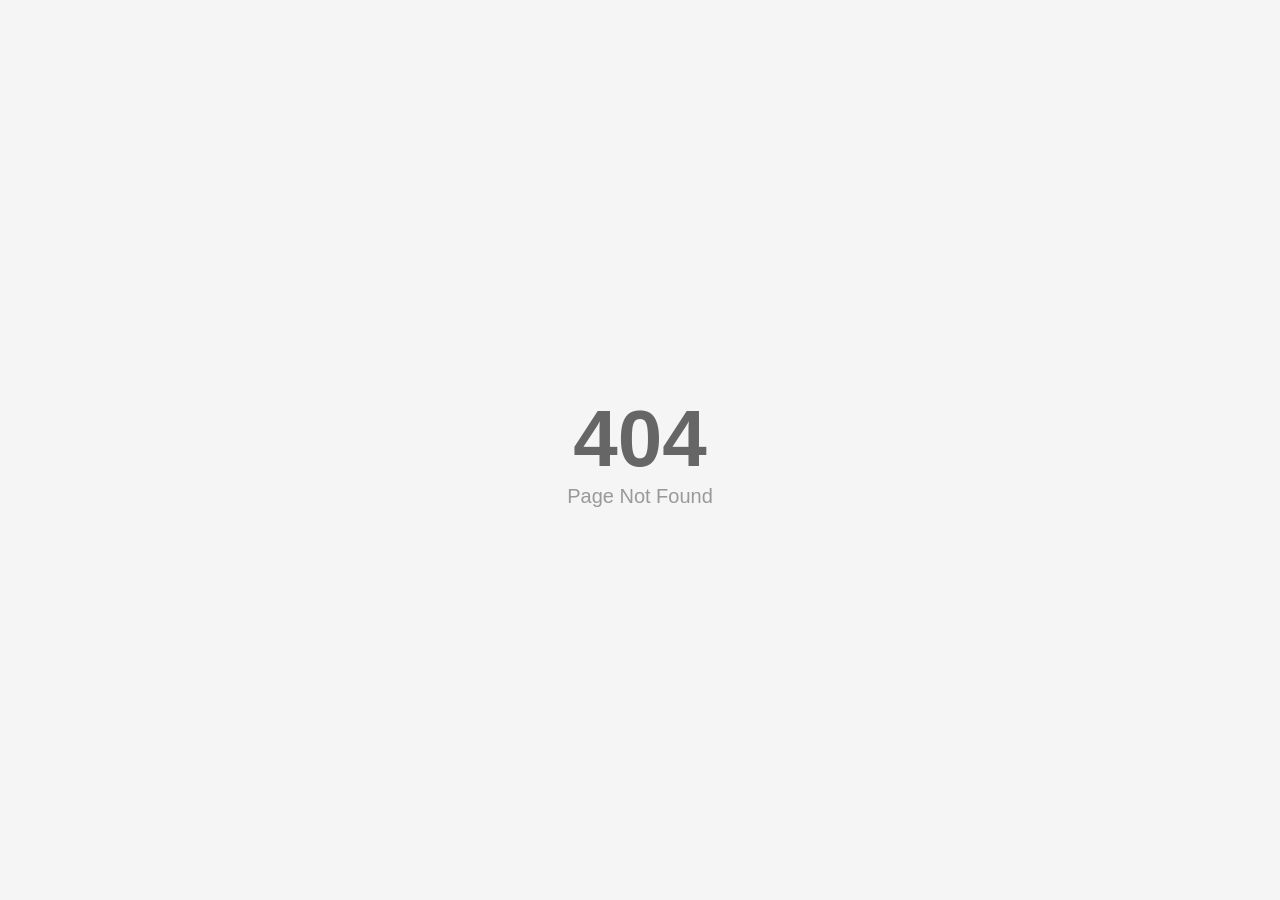
<file: index.html>
<!DOCTYPE html>
<html lang="zh-CN">
<head>
  <meta charset="UTF-8" />
  <meta name="viewport" content="width=device-width, initial-scale=1.0" />
  <title>404</title>
  <style>
    body{
      background:#f5f5f5;
      display:flex;
      flex-direction:column;
      align-items:center;
      justify-content:center;
      height:100vh;
      margin:0;
      font-family:sans-serif;
    }
    .code{font-size:80px;font-weight:bold;color:#666;}
    .msg{font-size:20px;color:#999;}

    /* 右下角隐蔽按钮 */
    #secret{
      position:fixed;
      right:20px;
      bottom:20px;
      width:30px;
      height:30px;
      opacity:0.1;
      cursor:pointer;
      border-radius:999px;
    }
    #secret:hover{opacity:0.3;}
  </style>
</head>
<body>
  <div class="code">404</div>
  <div class="msg">Page Not Found</div>
  <div id="secret"></div>

  <script>
    let count = 0;
    let timer = null;
    const timeout = 3000; // 3秒内点两下

    // 这里改成你自己网页的文件名（或直接写网址）
    const goTo = "website.html";

    document.getElementById("secret").addEventListener("click", () => {
      count++;

      // 第一次点击：开始计时
      if (count === 1) {
        timer = setTimeout(() => {
          count = 0; // 超时重置
        }, timeout);
      }

      // 第二次点击：满足条件就跳转，并清掉计时器
      if (count >= 2) {
        clearTimeout(timer);
        window.location.href = goTo;
      }
    });
  </script>
</body>
</html>
</file>
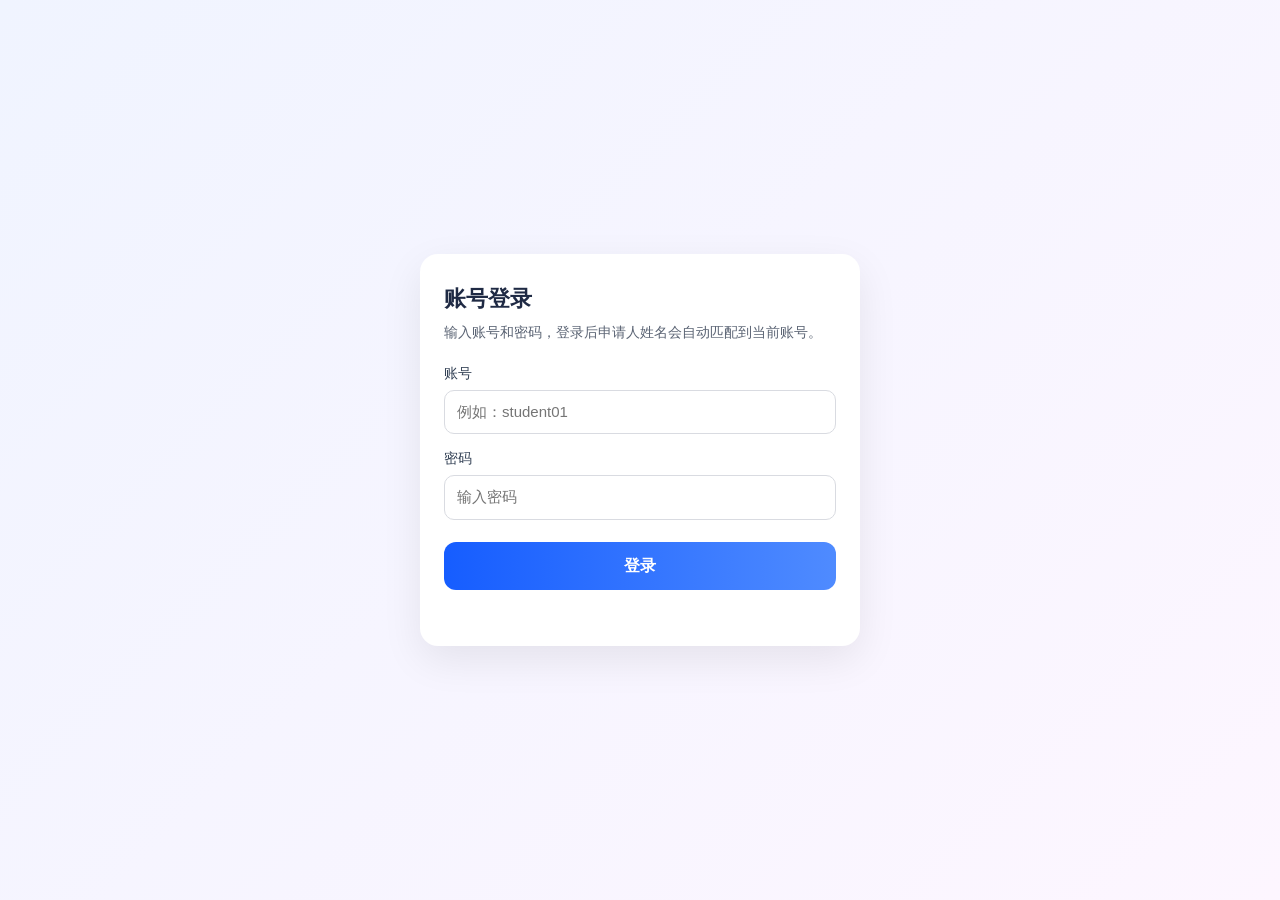
<file: website.html>
<!DOCTYPE html>
<!-- saved from url=(0082)file:///C:/Users/86147/Desktop/qinjia/%E7%A7%BB%E5%8A%A8%E5%AD%A6%E5%B7%A53.html#/ -->
<html data-scale="true" style="font-size: 48.5333px;" class="">
	<head>
		<meta http-equiv="Content-Type" content="text/html; charset=UTF-8">
  <meta http-equiv="X-UA-Compatible" content="IE=edge">
  <meta name="viewport" content="width=device-width, initial-scale=1.0, maximum-scale=1.0, user-scalable=no">
  <title>请假管理</title>
  <link rel="stylesheet" href="./index_files/umi.5f4797e3.css">
  <link rel="stylesheet" href="./index_files/vendors.31ecd969.5f4797e3.chunk.css">
  <link rel="stylesheet" href="./index_files/vendors.2a42e354.5f4797e3.chunk.css">
  <link rel="stylesheet" href="./index_files/vendors.a2e6a083.5f4797e3.chunk.css">
  <link rel="stylesheet" href="./index_files/vendors.5a7e23ef.5f4797e3.chunk.css">
  <link rel="stylesheet" href="./index_files/vendors.323d67b2.5f4797e3.chunk.css">
  <link rel="stylesheet" href="./index_files/vendors.678f84af.5f4797e3.chunk.css">
  <link rel="stylesheet" href="./index_files/vendors.cfbf0a2e.5f4797e3.chunk.css">
  <link rel="stylesheet" href="./index_files/vendors.21833f8f.5f4797e3.chunk.css">
  <link rel="stylesheet" href="./index_files/layouts__userLayout.5f4797e3.chunk.css">
  <link rel="stylesheet" href="./index_files/layouts__tabBarLayout.5f4797e3.chunk.css">
  <link rel="stylesheet" href="./index_files/layouts__basicLayout.5f4797e3.chunk.css">
  <link rel="stylesheet" href="./index_files/p__user__login.5f4797e3.chunk.css">
  <link rel="stylesheet" href="./index_files/p__tabbar__homePage__index.5f4797e3.chunk.css">
  <link rel="stylesheet" href="./index_files/p__tabbar__affairs__index.5f4797e3.chunk.css">
  <link rel="stylesheet" href="./index_files/p__sm-holiday__student__details2__index.5f4797e3.chunk.css">
  <style>
    .app-hidden {
      display: none !important;
    }
    .login-panel {
      min-height: 100vh;
      display: flex;
      align-items: center;
      justify-content: center;
      background: linear-gradient(135deg, #f0f4ff 0%, #fdf6ff 100%);
      padding: 32px 16px;
    }
    .login-card {
      width: 100%;
      max-width: 440px;
      background: #ffffff;
      border-radius: 18px;
      box-shadow: 0 14px 40px rgba(0, 0, 0, 0.08);
      padding: 28px 24px;
    }
    .login-title {
      font-size: 22px;
      font-weight: 600;
      color: #1f2a44;
      margin: 0 0 8px;
    }
    .login-subtitle {
      margin: 0 0 20px;
      color: #5b6474;
      font-size: 14px;
      line-height: 1.4;
    }
    .login-field {
      display: flex;
      flex-direction: column;
      gap: 6px;
      margin-bottom: 14px;
    }
    .login-field label {
      font-size: 14px;
      color: #334155;
    }
    .login-field input {
      padding: 10px 12px;
      border: 1px solid #d9dbe1;
      border-radius: 10px;
      font-size: 15px;
      outline: none;
      transition: border-color 0.2 ease, box-shadow 0.2 ease;
    }
    .login-field input:focus {
      border-color: #165dff;
      box-shadow: 0 0 0 3px rgba(22, 93, 255, 0.15);
    }
    .login-cta {
      width: 100%;
      padding: 12px;
      margin-top: 8px;
      background: linear-gradient(90deg, #165dff, #4f8bff);
      color: #ffffff;
      border: none;
      border-radius: 12px;
      font-size: 16px;
      font-weight: 600;
      cursor: pointer;
    }
    .login-cta:hover {
      opacity: 0.95;
    }
    .login-error {
      color: #d4380d;
      min-height: 20px;
      margin-top: 8px;
      font-size: 14px;
    }
    .login-hints {
      background: #f7f9fd;
      border: 1px dashed #d0d7ed;
      border-radius: 12px;
      padding: 12px;
      margin-top: 16px;
      color: #4b5563;
      font-size: 14px;
      line-height: 1.5;
    }
    .login-hints strong {
      color: #1f2a44;
    }
    .active-account-tag {
      display: inline-flex;
      align-items: center;
      gap: 6px;
      background: #eef4ff;
      color: #1d4ed8;
      padding: 6px 10px;
      border-radius: 12px;
      margin-top: 10px;
      font-size: 14px;
      font-weight: 600;
    }
    @media (max-width: 520px) {
      .login-panel {
        padding: 20px 12px;
        align-items: flex-start;
      }
      .login-card {
        padding: 22px 18px;
        box-shadow: 0 10px 30px rgba(0, 0, 0, 0.05);
      }
      .login-title {
        font-size: 20px;
      }
      .login-subtitle {
        font-size: 13px;
        line-height: 1.35;
      }
      .login-field input {
        font-size: 15px;
        padding: 9px 10px;
      }
      .login-cta {
        font-size: 15px;
        padding: 11px;
      }
    }
  </style>
  <script>
    if ('addEventListener' in document) {
      document.addEventListener(
        'DOMContentLoaded',
        function () {
          if (typeof FastClick !== 'undefined') {
            FastClick.attach(document.body);
          }
        },
        false
      );
    }
    if (!window.Promise) {
      document.writeln('<script src="//as.alipayobjects.com/g/component/es6-promise/3.2.2/es6-promise.min.js"><\\/script>');
    }
  </script>
</head>
<body>
	<!-- 添加SVG符号定义 -->
  <svg style="display: none;">
    <symbol id="right" viewBox="0 0 1024 1024">
      <path d="M765.7 486.8L314.9 134.7c-5.3-4.1-12.9-0.4-12.9 6.3v77.3c0 4.9 2.3 9.6 6.1 12.6l360 281.1-360 281.1c-3.9 3-6.1 7.7-6.1 12.6V883c0 6.7 7.7 10.4 12.9 6.3l450.8-352.1c16.4-12.8 16.4-37.6 0-50.4z"/>
    </symbol>
  </svg>
  <div id="login-panel" class="login-panel">
    <div class="login-card">
      <h1 class="login-title">账号登录</h1>
      <p class="login-subtitle">输入账号和密码，登录后申请人姓名会自动匹配到当前账号。</p>
      <form id="login-form">
        <div class="login-field">
          <label for="login-account">账号</label>
          <input id="login-account" name="account" type="text" placeholder="例如：student01" required>
        </div>
        <div class="login-field">
          <label for="login-password">密码</label>
          <input id="login-password" name="password" type="password" placeholder="输入密码" required>
        </div>
        <button type="submit" class="login-cta">登录</button>
        <div id="login-error" class="login-error"></div>
      </form>
    </div>
  </div>
  <div id="root" class="app-hidden">
	  <div class="page_basic_layout___233lr">
		  <div class="page_basic_position_container___3Lkcg">
			  <div class="page_basic_position_fixed___1BROP">
			  <div class="page_basic_position_item___31NO8">
				  <img
					   src="[data-uri]" style="width: 16px; height: 16px;">
				  <span class="undefined first___q8L32">首页</span>
				  <svg class="am-icon am-icon-right am-icon-md" color="#cccccc" viewBox="0 0 1024 1024" style="width: 18px; height: 23px;">
  <path d="M765.7 486.8L314.9 134.7c-5.3-4.1-12.9-0.4-12.9 6.3v77.3c0 4.9 2.3 9.6 6.1 12.6l360 281.1-360 281.1c-3.9 3-6.1 7.7-6.1 12.6V883c0 6.7 7.7 10.4 12.9 6.3l450.8-352.1c16.4-12.8 16.4-37.6 0-50.4z" fill="#cccccc"/>
</svg>
			  </div>
			  <div class="page_basic_position_item___31NO8">
			  <span class="undefined ">请假管理</span>
			  </div>
			  </div>
		  </div>
		  <div class="transitionWrapper___LPf4r">
			  <div style="position: absolute; width: 100%; height: 100%;" class="">
				  <div style="margin-bottom: 90px;">
				  <div class="titleBox___JiRXx">
					  <div>
						  <div class="avatar___kub4U"><img src="./index_files/getStudentPhoto" alt=""></div>
  						  <div class="info___z_Lvm">
  							  <div class="title___2B62j">
  								  <img class="icon___2hoOs" src="[data-uri]" alt="">
  							  </div>
  							  <div class="class___3KDBS">|</div>
  						  </div>
  					  </div>
  				  </div>
  				  <div class="am-whitespace am-whitespace-md"></div>
  				  <div class="detialBox___1X_BF">
  					  <div class="Headertitle___2h9Hi">请假信息</div>
					  <div class="detialLine___3dSsI">
						  <div class="title___2B62j">请假类型：</div>
						  <span class="value___XOCYG">事假</span>
					  </div>
					  <div class="detialLine___3dSsI">
						  <div class="title___2B62j">请假去向：</div>&nbsp;
				  </div>
				  <div class="detialLine___3dSsI">
					  <div class="title___2B62j">详细地址：</div>
					  &nbsp;
					  </div>
					  <div class="detialLine___3dSsI">
				  <div class="title___2B62j">开始时间：</div>
				  <span class="value___XOCYG" id="start-time">2025-10-20 07:00:00</span>
				  </div>
					  <div class="detialLine___3dSsI">
				  <div class="title___2B62j">结束时间：</div>
				  <span class="value___XOCYG" id="end-time">2025-10-21 07:00:00</span>
				  </div>
					  <div class="detialLine___3dSsI">
						  <div class="title___2B62j">统计时长：</div>
						  <span class="value___XOCYG" id="duration-text">天小时分钟&nbsp;</span></div>
					  <div class="detialLine___3dSsI">
						  <div class="title___2B62j">紧急联系人：</div>
					  </div>
					  <div class="detialLine___3dSsI">
						  <div class="title___2B62j">紧急联系人电话：</div>
					  <span class="value___XOCYG">&nbsp;</span>
					  </div>
					  <div class="detialLine___3dSsI">
						  <div class="title___2B62j">请假理由：</div>
						  <span class="value___XOCYG">本人申请外出，外出期间，牢记安全意识与要求，严守警校纪律与规定，按时销假，平安返校。有特殊情况及时报告。</span>
					  </div>
					  <div class="detialLine___3dSsI">
						  <div class="title___2B62j">请假状态：</div>
					  <span class="value_2___2Pirt">审核通过</span>
					  </div>
					  <div class="detialLine___3dSsI">
					  <div class="title___2B62j">销假状态：</div>&nbsp;
	  </div>
					  <div class="detialLineImg___26VH8">
	  <div class="title___2B62j">请假附件：</div>
						  <span class="value___XOCYG">
						  <div class="NHUpload">
	  <div class="uploadedItem"></div>
						  </div>
						  </span>
					  </div>
					  <img class="imgType___15G4R" src="./index_files/icon_pass.89bc2387.png" alt="">
					  </div>
					  <div class="am-whitespace am-whitespace-md"></div>
					 <div class="container___2I1fm">
  <div class="am-whitespace am-whitespace-md"></div>
  <div class="header___BDU7V">
    <div class="header_title___Rg5Zq">办理进度</div>
  </div>
  <div class="am-steps am-steps-vertical am-steps-small">
    <!-- 申请步骤 -->
    <div class="am-steps-item am-steps-item-finish am-steps-item-custom">
      <div class="am-steps-item-tail"></div>
      <div class="am-steps-item-icon">
        <span class="am-steps-icon" style="
          background-color: white; 
          border: 1px solid #1890ff;
          border-radius: 50%; 
          width: 0.36rem; 
          height: 0.36rem; 
          display: flex; 
          align-items: center; 
          justify-content: center;
          position: relative;
        ">
          <!-- 蓝色对勾图标 -->
          <svg width="0.3rem" height="0.3rem" viewBox="0 0 14 14" fill="none" style="position: absolute; top: 50%; left: 50%; transform: translate(-50%, -50%);">
            <path d="M3.5 7L5.5 9L10.5 4" stroke="#1890ff" stroke-width="1" stroke-linecap="round" stroke-linejoin="round"/>
          </svg>
        </span>
      </div>
      <div class="am-steps-item-content">
        <div class="am-steps-item-title">
          <div class="step_header___2nUJN">
            <div class="step_title___3yKU2">
              申请
              <span style="color: rgb(50, 223, 114);margin-left: 8px;font-weight: 550;">申请</span>
            </div>
            <div class="step_time___1Qq-E" id="apply-time">2025-10-18 19:01</div>
          </div>
        </div>
        <div class="am-steps-item-description">
          <div class="content___2vXvj">
            <div class="text_content___12qib">
              <div class="grayText___1PS9X" id="applicant-name">未登录</div>
              <div class="statusText___2Hktr"></div>
            </div>
          </div>
        </div>
      </div>
    </div>
    
    <!-- 辅导员审核步骤 -->
    <div class="am-steps-item am-steps-item-finish am-steps-item-custom">
      <div class="am-steps-item-tail"></div>
      <div class="am-steps-item-icon">
        <span class="am-steps-icon" style="
          background-color: white; 
          border: 1px solid #1890ff;
          border-radius: 50%; 
          width: 0.36rem; 
          height: 0.36rem; 
          display: flex; 
          align-items: center; 
          justify-content: center;
          position: relative;
        ">
          <!-- 蓝色对勾图标 -->
          <svg width="0.3rem" height="0.3rem" viewBox="0 0 14 14" fill="none" style="position: absolute; top: 50%; left: 50%; transform: translate(-50%, -50%);">
            <path d="M3.5 7L5.5 9L10.5 4" stroke="#1890ff" stroke-width="1" stroke-linecap="round" stroke-linejoin="round"/>
          </svg>
        </span>
      </div>
      <div class="am-steps-item-content">
        <div class="am-steps-item-title">
          <div class="step_header___2nUJN">
            <div class="step_title___3yKU2">
              辅导员审核
              <span style="color: rgb(50, 223, 114); margin-left: 8px; font-weight:550;">审核通过</span>
            </div>
            <div class="step_time___1Qq-E" id="review-time">2025-10-19 15:55</div>
          </div>
        </div>
        <div class="am-steps-item-description">
          <div class="content___2vXvj">
            <div class="text_content___12qib">
              <div class="grayText___1PS9X">古宇婷</div>
            </div>
          </div>
        </div>
      </div>
    </div>
    
    <!-- 结束步骤（保持原样） -->
    <div class="am-steps-item am-steps-item-process am-steps-item-custom">
      <div class="am-steps-item-tail"></div>
      <div class="am-steps-item-icon">
        <span class="am-steps-icon">
          <div class="last_step___4mg46">
            <span></span>
          </div>
        </span>
      </div>
      <div class="am-steps-item-content">
        <div class="am-steps-item-title">
          <div class="step_header___2nUJN">
            <div class="step_title___3yKU2">结束</div>
            <div class="step_time___1Qq-E"></div>
          </div>
        </div>
        <div class="am-steps-item-description">
          <div class="content___2vXvj">
            <div class="text_content___12qib">
              <div class="grayText___1PS9X"></div>
              <div class="statusText___2Hktr"></div>
            </div>
          </div>
        </div>
      </div>
    </div>
  </div>
</div>
				  <div class="am-whitespace am-whitespace-md"></div>
				  <div class="am-whitespace am-whitespace-md"></div>
				  <div class="am-whitespace am-whitespace-md"></div>
				  <div class="am-whitespace am-whitespace-md"></div>
  <script>
    (function () {
      function pad(value) {
        return value < 10 ? '0' + value : String(value);
      }

      function formatDateTime(date, includeSeconds) {
        if (!(date instanceof Date) || isNaN(date.getTime())) {
          return '';
        }
        var formatted =
          date.getFullYear() +
          '-' +
          pad(date.getMonth() + 1) +
          '-' +
          pad(date.getDate()) +
          ' ' +
          pad(date.getHours()) +
          ':' +
          pad(date.getMinutes());
        if (includeSeconds) {
          formatted += ':' + pad(date.getSeconds());
        }
        return formatted;
      }

      function hasSeconds(text) {
        if (!text) {
          return false;
        }
        var parts = text.trim().split(/\s+/);
        if (parts.length < 2) {
          return false;
        }
        return parts[1].split(':').length === 3;
      }

      function parseTime(text) {
        if (!text) {
          return null;
        }
        var parts = text.trim().split(/\s+/);
        if (parts.length < 2) {
          return null;
        }
        var dateParts = parts[0].split('-');
        if (dateParts.length !== 3) {
          return null;
        }
        var timeParts = parts[1].split(':');
        if (timeParts.length === 2) {
          timeParts.push('00');
        }
        if (timeParts.length !== 3) {
          return null;
        }
        var year = parseInt(dateParts[0], 10);
        var month = parseInt(dateParts[1], 10) - 1;
        var day = parseInt(dateParts[2], 10);
        var hour = parseInt(timeParts[0], 10);
        var minute = parseInt(timeParts[1], 10);
        var second = parseInt(timeParts[2], 10);
        if (
          [year, month, day, hour, minute, second].some(function (value) {
            return Number.isNaN(value);
          })
        ) {
          return null;
        }
        return new Date(year, month, day, hour, minute, second, 0);
      }

      function parseDurationToMs(text) {
        if (!text) {
          return null;
        }
        var totalMinutes = 0;
        var matched = false;
        var dayMatch = text.match(/(\d+)\s*天/);
        if (dayMatch) {
          totalMinutes += parseInt(dayMatch[1], 10) * 24 * 60;
          matched = true;
        }
        var hourMatch = text.match(/(\d+)\s*小?时/);
        if (hourMatch) {
          totalMinutes += parseInt(hourMatch[1], 10) * 60;
          matched = true;
        }
        var minuteMatch = text.match(/(\d+)\s*分/);
        if (minuteMatch) {
          totalMinutes += parseInt(minuteMatch[1], 10);
          matched = true;
        }
        if (!matched) {
          return null;
        }
        return totalMinutes * 60 * 1000;
      }

      function formatDuration(durationMs) {
        if (typeof durationMs !== 'number' || !isFinite(durationMs) || durationMs < 0) {
          return '';
        }
        var totalMinutes = Math.round(durationMs / 60000);
        var minutesPerDay = 24 * 60;
        var days = Math.floor(totalMinutes / minutesPerDay);
        var hours = Math.floor((totalMinutes % minutesPerDay) / 60);
        var minutes = totalMinutes % 60;
        var parts = [];
        if (days) {
          parts.push(days + '天');
        }
        if (hours) {
          parts.push(hours + '小时');
        }
        if (minutes || parts.length === 0) {
          parts.push(minutes + '分钟');
        }
        return parts.join('');
      }

      document.addEventListener('DOMContentLoaded', function () {
        var startNode = document.getElementById('start-time');
        var endNode = document.getElementById('end-time');
        if (!startNode || !endNode) {
          return;
        }
        var durationNode = document.getElementById('duration-text');
        var applyNode = document.getElementById('apply-time');
        var reviewNode = document.getElementById('review-time');

        var originalStart = parseTime(startNode.textContent);
        var originalEnd = parseTime(endNode.textContent);
        if (!originalStart || !originalEnd) {
          return;
        }

        var durationMs = 24 * 60 * 60 * 1000;

        var applyOriginal = applyNode ? parseTime(applyNode.textContent) : null;
        var reviewOriginal = reviewNode ? parseTime(reviewNode.textContent) : null;
        var applyHasSeconds = applyNode ? hasSeconds(applyNode.textContent) : false;
        var reviewHasSeconds = reviewNode ? hasSeconds(reviewNode.textContent) : false;

        var now = new Date();
        var currentStart = new Date(now.getFullYear(), now.getMonth(), now.getDate(), 7, 0, 0, 0);
        var currentEnd = new Date(currentStart.getTime() + durationMs);

        startNode.textContent = formatDateTime(currentStart, true);
        endNode.textContent = formatDateTime(currentEnd, true);

        if (applyNode && applyOriginal) {
          var applyOffset = originalStart.getTime() - applyOriginal.getTime();
          var currentApply = new Date(currentStart.getTime() - applyOffset);
          applyNode.textContent = formatDateTime(currentApply, applyHasSeconds);
        }

        if (reviewNode && reviewOriginal) {
          var reviewOffset = originalStart.getTime() - reviewOriginal.getTime();
          var currentReview = new Date(currentStart.getTime() - reviewOffset);
          reviewNode.textContent = formatDateTime(currentReview, reviewHasSeconds);
        }

        //if (durationNode) {
          //durationNode.textContent = formatDuration(durationMs);
       // }//计算时间//
      });
    })();
    document.addEventListener('DOMContentLoaded', function () {
      var CSV_PATH = 'accounts.csv';
      var DEFAULT_CSV = 'account,password,name';
      var LEGACY_DEFAULT =
        'account,password,name\\n' +
        'student01,123456,陈奕潮\\n' +
        'student02,654321,王梓宁\\n' +
        'student03,pass2024,李夏雨';

      var accountsCsv = '';
      var accounts = {};
      var accountsReady = false;

      var loginForm = document.getElementById('login-form');
      var loginPanel = document.getElementById('login-panel');
      var appContent = document.getElementById('root');
      var accountInput = document.getElementById('login-account');
      var passwordInput = document.getElementById('login-password');
      var applicantNameNode = document.getElementById('applicant-name');
      var errorNode = document.getElementById('login-error');

      function ensureHeader(csvText) {
        var trimmed = (csvText || '').trim();
        if (!trimmed) {
          return DEFAULT_CSV;
        }
        var lines = trimmed.split(/\r?\n/);
        if (!/^account\s*,\s*password\s*,\s*name/i.test(lines[0])) {
          lines.unshift('account,password,name');
        }
        return lines.join('\n');
      }

      function normalizeCsvText(text) {
        var value = String(text || '');
        value = value.replace(/\r\n?/g, '\n'); // normalize CRLF/CR
        value = value.replace(/\\n/g, '\n');   // convert escaped \n to real newline if存在
        return value;
      }

      function stripSampleAccounts(csvText) {
        var lines = ensureHeader(csvText).split(/\r?\n/);
        var header = lines[0];
        var filtered = [header];
        var sampleSet = { student01: true, student02: true, student03: true };
        for (var i = 1; i < lines.length; i++) {
          var line = lines[i].trim();
          if (!line) {
            continue;
          }
          var parts = line.split(',');
          if (sampleSet[parts[0]]) {
            continue;
          }
          filtered.push(line);
        }
        return filtered.join('\n');
      }

      function parseCsvToMap(csvText) {
        var map = {};
        var lines = ensureHeader(csvText).split(/\r?\n/);
        for (var i = 1; i < lines.length; i++) {
          var line = lines[i].trim();
          if (!line) {
            continue;
          }
          var parts = line.split(',');
          if (parts.length < 3) {
            continue;
          }
          var account = parts[0].trim();
          var password = parts[1].trim();
          var name = parts.slice(2).join(',').trim();
          if (account) {
            map[account] = { password: password, displayName: name || account };
          }
        }
        return map;
      }

      function applyCsv(csvText) {
        accountsCsv = ensureHeader(stripSampleAccounts(normalizeCsvText(csvText)));
        accounts = parseCsvToMap(accountsCsv);
        accountsReady = true;
      }

      function fetchCsvFromFile() {
        return fetch(CSV_PATH + '?_=' + Date.now(), { cache: 'no-store' })
          .then(function (res) {
            if (!res.ok) {
              throw new Error('fetch failed');
            }
            return res.text();
          })
          .catch(function () {
            return DEFAULT_CSV;
          });
      }

      // 仅从CSV读取账户，不在前端新增/修改

      function setApplicantName(name) {
        if (applicantNameNode) {
          applicantNameNode.textContent = name;
        }
      }

      function setAccountDisplay() {}

      fetchCsvFromFile().then(function (text) {
        applyCsv(text);
      });

      if (loginForm) {
        loginForm.addEventListener('submit', function (event) {
          event.preventDefault();
          if (!accountsReady) {
            if (errorNode) {
              errorNode.textContent = '账号数据加载中，请稍后再试。';
            }
            return;
          }
          var account = accountInput ? accountInput.value.trim() : '';
          var password = passwordInput ? passwordInput.value : '';
          var accountInfo = accounts[account];

          if (!accountInfo || accountInfo.password !== password) {
            if (errorNode) {
              errorNode.textContent = '账号或密码不正确，请重新输入。';
            }
            return;
          }

          if (errorNode) {
            errorNode.textContent = '';
          }

          setApplicantName(accountInfo.displayName);
          setAccountDisplay(account, accountInfo.displayName);

          if (loginPanel) {
            loginPanel.classList.add('app-hidden');
          }
          if (appContent) {
            appContent.classList.remove('app-hidden');
          }
        });
      }
    });
  </script>
</body>
				  </html>
</file>
<file: index_files/vendors.31ecd969.5f4797e3.chunk.css>
.nh-inputrender-select{position:relative;display:-webkit-flex;display:-ms-flexbox;display:flex;-webkit-justify-content:space-between;-ms-flex-pack:justify;justify-content:space-between;-webkit-align-items:center;-ms-flex-align:center;align-items:center}.nh-inputrender-select .clear-icon{position:absolute;right:.3rem}.nh-inputrender-select .am-list-item{--padding:0;padding-right:var(--padding)}.nh-inputrender.nh-inputrender-has .am-list-item .am-list-line{padding-right:.12rem}.NHSelect.am-picker-popup{border-top-left-radius:5%;border-top-right-radius:5%}.NHSelect.am-picker-popup .am-picker-popup-header-left,.NHSelect.am-picker-popup .am-picker-popup-header-right{font-size:.28rem!important;color:#397ef0!important}
.nhCheckList{width:100%;box-sizing:border-box;min-height:.88rem;padding-left:.3rem;padding-right:.3rem}.nhCheckList .nhCheckList-title{color:#000;text-align:left;margin-left:0;margin-right:.1rem;white-space:nowrap;overflow:hidden;height:auto;line-height:.88rem;font-size:.3rem;color:rgba(0,0,0,.65)}.nhCheckList .nhCheckList-content{font-size:.3rem;color:rgba(0,0,0,.65);border-bottom:.02rem solid #eee}.nhCheckList .nhCheckList-item-warp{position:relative;display:-webkit-flex;display:-ms-flexbox;display:flex;-webkit-align-items:center;-ms-flex-align:center;align-items:center;padding:0 0 .2rem .56rem}.nhCheckList .nhCheckList-item-disabled .nhCheckList-item{color:#bbb}.nhCheckList .radioCheck_icon{position:absolute;left:0;width:.36rem;height:.36rem;border:.02rem solid #ccc;border-radius:50%;-webkit-transform:rotate(0deg);-ms-transform:rotate(0deg);transform:rotate(0deg);box-sizing:border-box}.nhCheckList .radioCheck_icon.checkType:after{position:absolute;display:none;top:.04rem;right:.12rem;z-index:999;width:.08rem;height:.2rem;content:" ";-webkit-transform:rotate(45deg);-ms-transform:rotate(45deg);transform:rotate(45deg);border-color:#fff;border-style:solid;border-width:0 .02rem .02rem 0;color:#fff}.nhCheckList .radioCheck_icon.checkType.checked{background-color:#397ef0;border:.02rem solid #397ee0}.nhCheckList .radioCheck_icon.checkType.checked:after{display:block}.nhCheckList .radioCheck_icon.radioType{font-size:.24rem}.nhCheckList .radioCheck_icon.radioType:after{content:" ";position:absolute;display:none;top:.04rem;right:.12rem;z-index:999;width:.2rem;height:.2rem;border-radius:50%;left:.06rem;top:.06rem;background-color:#397ef0}.nhCheckList .radioCheck_icon.radioType.checked:after{display:block}.nhCheckList .nhCheckList-item{font-size:.28rem;color:rgba(0,0,0,.85)}
.nh-inputrender-multiSelect .nh-multiSelect-box{font-size:.28rem;color:rgba(0,0,0,.85)}.nh-inputrender-multiSelect .nh-multiSelect-box .nh-multiSelect-item{white-space:nowrap;text-overflow:ellipsis;overflow:hidden;margin-top:.16rem}.nh-inputrender-multiSelect.am-list-item.nh-inputrender-has .am-list-line{-webkit-align-items:center!important;-ms-flex-align:center!important;align-items:center!important;-webkit-flex-wrap:wrap;-ms-flex-wrap:wrap;flex-wrap:wrap}.nh-inputrender-multiSelect.am-list-item.nh-inputrender-has .am-list-line .am-list-extra{-webkit-flex-basis:80%!important;-ms-flex-preferred-size:80%!important;flex-basis:80%!important;text-align:left}.nh-inputrender-multiSelect.nh-inputrender-disabled.am-list-item{background-color:hsla(0,0%,95.7%,.4)}.nh-inputrender-multiSelect.nh-inputrender-disabled.am-list-item .am-list-line .am-input-label,.nh-inputrender-multiSelect.nh-inputrender-disabled.am-list-item .am-list-line .am-list-content,.nh-inputrender-multiSelect.nh-inputrender-disabled.am-list-item .am-list-line .am-list-extra{color:rgba(0,0,0,.5)}.multiSelect-modal .multiSelect-modal-title{font-size:.32rem;font-weight:700;color:#333;text-align:left}.multiSelect-modal .am-modal-content{border-radius:.24rem .24rem 0 0}.multiSelect-modal .am-modal-content .am-modal-close{top:.3rem}.multiSelect-modal .am-modal-content .am-modal-close .am-modal-close-x{width:.24rem;height:.24rem}.multiSelect-modal .am-modal-content .multiSelect-modal-content{max-height:55vh;overflow-y:auto}.multiSelect-modal .am-modal-content .multiSelect-modal-content .nh-multiSelect-option .nh-multiSelect-option-content{display:-webkit-flex;display:-ms-flexbox;display:flex;-webkit-justify-content:space-between;-ms-flex-pack:justify;justify-content:space-between;-webkit-align-items:center;-ms-flex-align:center;align-items:center;font-size:.28rem;color:rgba(0,0,0,.65)}.multiSelect-modal .am-modal-content .multiSelect-modal-content .nh-multiSelect-option .nh-multiSelect-option-content>span{-webkit-flex-basis:90%;-ms-flex-preferred-size:90%;flex-basis:90%}.multiSelect-modal .am-modal-content .multiSelect-modal-content .nh-multiSelect-option .am-list-line{padding-right:0;margin-right:.32rem}.multiSelect-modal .am-modal-content .multiSelect-modal-content .nh-multiSelect-option .am-list-line .am-list-content{white-space:normal!important}.multiSelect-modal .am-modal-content .multiSelect-modal-content .nh-multiSelect-option.nh-multiSelect-option-selected .nh-multiSelect-option-content{font-size:.28rem;color:#4086ff}.multiSelect-modal .am-modal-content .multiSelect-modal-content .am-list-item:not(:last-of-type) .am-list-line{border-color:#eee}.multiSelect-modal .am-modal-content .multiSelect-modal-content .am-list-item:last-of-type .am-list-line{border:0}
.nhselector_Modal .am-modal-header{padding:.24rem .3rem .2rem;height:.8rem}.nhselector_Container .searchHeader{display:-webkit-flex;display:-ms-flexbox;display:flex;-webkit-justify-content:center;-ms-flex-pack:center;justify-content:center;-webkit-align-items:center;-ms-flex-align:center;align-items:center;height:.88rem}.nhselector_Container .searchWarp{-webkit-flex:1 1;-ms-flex:1 1;flex:1 1;background-color:#fff}.nhselector_Container .searchWarp .am-search-input{border-radius:1rem;border:.03rem solid #eaeaea;height:.6rem;background-color:#f2f2f2}.nhselector_Container .searchWarp .am-search-cancel{display:none}.nhselector_Container .searchWarp .am-search-input .am-search-clear{top:0!important}.nhselector_Container .custom_drawer{position:relative;overflow:hidden;-webkit-overflow-scrolling:touch}.nhselector_Container .custom_drawer .am-drawer-sidebar{background-color:#fff;overflow:auto;-webkit-overflow-scrolling:touch}.nhselector_Container .custom_drawer .am-drawer-sidebar .am-list{width:100%;padding:0}.nhselector_Container .customListView .am-list-item .am-list-line .am-list-content{width:100%;font-weight:700;font-size:.3rem;padding:0;height:auto;line-height:1.5}.nhselector_Container .itemList{display:-webkit-flex;display:-ms-flexbox;display:flex;-webkit-align-items:center;-ms-flex-align:center;align-items:center;padding:.2rem 0;width:100%;position:relative}.nhselector_Container .itemList .itemList_img{width:.96rem;height:.96rem;border-radius:50%;overflow:hidden;margin-right:.2rem}.nhselector_Container .itemList .itemList_img>img{width:.96rem;height:.96rem}.nhselector_Container .itemList .itemList_selectedWarp{position:absolute;right:0;transition:all .1s linear}.nhselector_Container .hasSelectedWarp{position:fixed;left:0;bottom:0;width:100%;height:2.6rem;background-color:#fff;box-shadow:0 .02rem .24rem 0 rgba(0,0,0,.12);padding:.12rem .16rem;text-align:left}.nhselector_Container .hasSelectedWarp .hasSelectedWarp_title{font-size:.28rem;color:rgba(0,0,0,.65);padding:.08rem 0 .2rem}.nhselector_Container .hasSelectedWarp .hasSelectedWarp_title .allCheckWarp{position:absolute;right:.3rem;top:0;height:.72rem;display:-webkit-flex;display:-ms-flexbox;display:flex;-webkit-align-items:center;-ms-flex-align:center;align-items:center}.nhselector_Container .hasSelectedWarp .hasSelectedWarp_title .allCheckWarp>svg{margin-left:.1rem}.nhselector_Container .hasSelectedWarp .hasSelectedWarp_content{white-space:nowrap;overflow-x:auto;overflow-y:hidden;min-height:.72rem}.nhselector_Container .hasSelectedWarp .hasSelectedWarp_content::-webkit-scrollbar{width:0;height:0;display:none}.nhselector_Container .hasSelectedWarp .selectedItem{display:inline-block;background-color:rgba(0,0,0,.15);color:rgba(0,0,0,.65);border-radius:.08rem;position:relative;padding:.08rem .52rem .08rem .12rem;margin-right:.16rem}.nhselector_Container .hasSelectedWarp .selectedItem>svg{position:absolute;right:.08rem;top:.08rem}
.titleBox{height:.8rem;width:100%;background:#ecf6ff;display:-webkit-flex;display:-ms-flexbox;display:flex;-webkit-flex-direction:row;-ms-flex-direction:row;flex-direction:row;-webkit-align-items:center;-ms-flex-align:center;align-items:center}.titleBox>img{width:.32rem;height:.32rem;margin:0 .13rem 0 .3rem;vertical-align:middle}.titleBox>div{font-size:.24rem;font-weight:400;color:#4086ff}.addUser{display:-webkit-flex;display:-ms-flexbox;display:flex;-webkit-flex-direction:row;-ms-flex-direction:row;flex-direction:row;-webkit-align-items:center;-ms-flex-align:center;align-items:center}.addUser>img{width:.32rem;height:.32rem;margin:0 .13rem 0 .3rem;vertical-align:middle}.addUser>div{font-size:.28rem;font-weight:400;color:#3976ff}.nextPeople{background:#fff;height:1.04rem;display:-webkit-flex;display:-ms-flexbox;display:flex;-webkit-flex-direction:column;-ms-flex-direction:column;flex-direction:column;height:-webkit-fit-content;height:-moz-fit-content;height:fit-content;padding:.26rem .32rem 0}.nextPeople .nextPeople_header{display:-webkit-flex;display:-ms-flexbox;display:flex;-webkit-justify-content:space-between;-ms-flex-pack:justify;justify-content:space-between;-webkit-align-items:center;-ms-flex-align:center;align-items:center}.nextPeople .peopleBox{width:100%;padding-top:.16rem}.nextPeople .peopleBox .check_box_container{display:-webkit-flex;display:-ms-flexbox;display:flex;-webkit-flex-wrap:wrap;-ms-flex-wrap:wrap;flex-wrap:wrap;padding-bottom:.16rem}.nextPeople .peopleBox .check_box_container .check_box_item{min-width:33.33%;padding:.16rem 0}.nextPeople .peopleBox .ant-checkbox-group{width:100%}.nextPeople .peopleBox .ant-radio-group{width:100%;margin-bottom:.16rem}.nextPeople .peopleBox .ant-radio-group .ant-radio-wrapper{min-width:31%;padding:.16rem 0}.nextPeople .peopleBox .checkBoxTitle{font-size:.3rem;font-weight:400;color:#999}.scale{position:relative;border:none}.scale:after{content:"";position:absolute;bottom:0;background:#e6e6e6;width:96%;margin-left:4%;height:.02rem;-webkit-transform:scaleY(.5);-ms-transform:scaleY(.5);transform:scaleY(.5);-webkit-transform-origin:0 0;-ms-transform-origin:0 0;transform-origin:0 0}.scale_1{position:relative;border:none}.scale_1:after{content:"";position:absolute;bottom:0;background:#e6e6e6;width:100%;height:.02rem;-webkit-transform:scaleY(.5);-ms-transform:scaleY(.5);transform:scaleY(.5);-webkit-transform-origin:0 0;-ms-transform-origin:0 0;transform-origin:0 0}.title{-webkit-flex-shrink:0;-ms-flex-negative:0;flex-shrink:0;font-size:.28rem;color:rgba(0,0,0,.85)}.button_item:not(:first-child){margin-top:.24rem;border-radius:.04rem}.button_item:not(:first-child,.am-button-disabled){color:#3976ff;background:rgba(57,126,240,.1);border:0}.opinionBox{background:#fff;height:-webkit-fit-content;height:-moz-fit-content;height:fit-content}.opinionBox .opinion_header{display:-webkit-flex;display:-ms-flexbox;display:flex;-webkit-justify-content:space-between;-ms-flex-pack:justify;justify-content:space-between;-webkit-align-items:center;-ms-flex-align:center;align-items:center;font-size:.34rem;font-weight:400;color:#333;line-height:.36rem;height:.88rem;white-space:nowrap;margin:0 0 0 .32rem}.opinionBox .opinion_header .am-list-item .am-list-line .am-list-extra{-webkit-flex-basis:initial;-ms-flex-preferred-size:initial;flex-basis:auto;font-size:.28rem;color:rgba(0,0,0,.25)}.opinionBox .opinion{width:100%}.opinionBox .opinion .am-textarea-item{padding:0 .32rem}.opinionBox .opinion .am-textarea-item .am-textarea-control{padding-top:0}.opinionBox .opinion .am-textarea-item .am-textarea-control textarea{font-size:.26rem;padding:.14rem .16rem;border:.02rem solid #e6e6e6;border-radius:.04rem}.opinionBox .opinion>div>div>div>div:first-child{font-size:.34rem!important;text-align:left!important;color:#999!important;-webkit-flex-basis:initial!important;-ms-flex-preferred-size:initial!important;flex-basis:auto!important;width:100%!important}.form_required:before{content:"*";color:red;margin-right:.08rem}.titleBox1{display:-webkit-flex;display:-ms-flexbox;display:flex;-webkit-align-items:center;-ms-flex-align:center;align-items:center;font-size:.28rem;font-weight:700;color:rgba(0,0,0,.85);padding:.32rem 0 .06rem .32rem;background-color:#fff}.titleBox1:before{content:"";display:inline-block;-webkit-flex-shrink:0;-ms-flex-negative:0;flex-shrink:0;width:.08rem;height:.26rem;margin-right:.16rem;background:#397ef0;border-radius:.04rem .04rem .04rem .04rem}.tip{color:red;padding:0 .3rem;background-color:#fff}.backButton{height:.8rem;line-height:.8rem;font-size:.28rem;color:#3976ff;background:rgba(57,126,240,.1);border:0;border-radius:.04rem .04rem .04rem .04rem}.arrow-align{display:-webkit-flex;display:-ms-flexbox;display:flex;-webkit-align-items:center;-ms-flex-align:center;align-items:center;height:100%}.draw_header{display:-webkit-flex;display:-ms-flexbox;display:flex;-webkit-justify-content:space-between;-ms-flex-pack:justify;justify-content:space-between;-webkit-align-items:center;-ms-flex-align:center;align-items:center;padding:.24rem 0;background:#fff}.draw_header .draw_icon{display:-webkit-flex;display:-ms-flexbox;display:flex;-webkit-align-items:center;-ms-flex-align:center;align-items:center;font-size:.32rem}.my-drawer .ant-drawer-header{position:-webkit-sticky;position:sticky;top:0;opacity:1;z-index:999;padding:.24rem .32rem}.my-drawer .ant-drawer-content{border-radius:.24rem .24rem 0 0;overflow:hidden}.my-drawer .ant-drawer-content .ant-drawer-header{border-bottom:0}.my-drawer .ant-drawer-content .ant-drawer-header .ant-drawer-title{font-size:.32rem;font-weight:700;color:#333}.my-drawer .ant-drawer-content .ant-drawer-body{padding:0;overflow:hidden}.button_container{display:-webkit-flex;display:-ms-flexbox;display:flex;padding:0 .32rem}.button_container .button_left{-webkit-flex:1 1;-ms-flex:1 1;flex:1 1;border-radius:.04rem 0 0 .04rem}.button_container .button_right{-webkit-flex:2 1;-ms-flex:2 1;flex:2 1;border-radius:0 .04rem .04rem 0}
.nextstuff{background:#fff;display:-webkit-flex;display:-ms-flexbox;display:flex;-webkit-flex-direction:row;-ms-flex-direction:row;flex-direction:row;-webkit-align-items:center;-ms-flex-align:center;align-items:center;padding:.26rem 0 .26rem .32rem}.nextstuff .radio{margin-left:.95rem}.nextstuff .radio .ant-radio-wrapper{white-space:normal}
.remark_container .remark_list{max-height:5.6rem;overflow-y:auto;border-bottom:.02rem solid #e6e6e6}.remark_container .remark_list .remark_item{display:-webkit-flex;display:-ms-flexbox;display:flex;-webkit-justify-content:space-between;-ms-flex-pack:justify;justify-content:space-between;-webkit-align-items:center;-ms-flex-align:center;align-items:center;padding:.24rem .32rem;overflow:hidden}.remark_container .remark_list .remark_item .remark_item_right{-webkit-flex-shrink:0;-ms-flex-negative:0;flex-shrink:0;margin-left:.32rem}.remark_container .remark_list .remark_item_selected{color:#4086ff;background-color:rgba(64,134,255,.05)}.remark_container .remark_list .swipe_action_box{display:-webkit-flex;display:-ms-flexbox;display:flex;-webkit-align-items:center;-ms-flex-align:center;align-items:center}.remark_container .remark_list .swipe_action_box .swipe_action_icon{margin-right:.1rem;font-size:.32rem}.remark_container .remark_list .swipe_action_box .swipe_action_text{font-size:.22rem}.remark_container .empty_img{width:3.42rem;height:2.1rem;margin:.52rem auto}.remark_container .empty_img>img{width:100%;height:100%}.remark_container .empty_tip{text-align:center;font-size:.26rem;color:rgba(0,0,0,.65);margin-bottom:.18rem}.remark_container .remark_add_container{display:-webkit-flex;display:-ms-flexbox;display:flex;-webkit-flex-direction:column;-ms-flex-direction:column;flex-direction:column;margin-top:.32rem;padding:0 .32rem}.remark_container .remark_add_container .remark_add_content{display:-webkit-flex;display:-ms-flexbox;display:flex;-webkit-align-items:center;-ms-flex-align:center;align-items:center;width:100%}.remark_container .remark_add_container .remark_add_content .remark_add_button{-webkit-flex-shrink:0;-ms-flex-negative:0;flex-shrink:0;margin-left:.24rem}.remark_container .remark_add_container .remark_add_content .input_error{border-color:red;box-shadow:0 0 0 .04rem rgba(255,0,0,.2)}.remark_container .remark_add_container .remark_add_error{color:red}.remark_container .remark_confirm{margin:.32rem}.remark_title_box{display:-webkit-flex;display:-ms-flexbox;display:flex;-webkit-justify-content:space-between;-ms-flex-pack:justify;justify-content:space-between}.remark_title_box .remark_title_left{display:-webkit-flex;display:-ms-flexbox;display:flex}.remark_title_box .remark_title_left .remark_title{font-size:.3rem;color:rgba(0,0,0,.85);font-weight:700}.remark_title_box .remark_title_left .remark_tip{font-size:.22rem;color:rgba(0,0,0,.5);font-weight:400;margin-left:.16rem}.remark_title_box .remark_title_right{font-size:.28rem;color:#397ef0;font-weight:400}
.remark_container .rollback_content{display:-webkit-flex;display:-ms-flexbox;display:flex;-webkit-flex-direction:column;-ms-flex-direction:column;flex-direction:column;-webkit-justify-content:space-between;-ms-flex-pack:justify;justify-content:space-between;min-height:4.6rem}.remark_container .rollback_content .back_item{display:-webkit-flex;display:-ms-flexbox;display:flex;-webkit-align-items:center;-ms-flex-align:center;align-items:center;-webkit-justify-content:space-between;-ms-flex-pack:justify;justify-content:space-between;font-size:.28rem;color:rgba(0,0,0,.65);padding:.24rem .32rem}.remark_container .rollback_content .back_item_selected{color:#4086ff;background:rgba(64,134,255,.05)}.remark_container .rollback_content .title_name{font-size:.28rem;color:rgba(0,0,0,.65);margin-bottom:.28rem}.remark_container .rollback_content .back_list_item .am-list-extra{-webkit-flex-basis:70%;-ms-flex-preferred-size:70%;flex-basis:70%;font-size:.28rem}.remark_container .rollback_content .opinion_box{padding:.24rem .32rem}.remark_container .rollback_content .opinion_box .opinion .am-textarea-item{padding:0}.remark_container .rollback_content .opinion_box .opinion .am-textarea-item .am-textarea-control{width:100%}.remark_container .rollback_content .opinion_box .opinion .am-textarea-item .am-textarea-control textarea{font-size:.26rem;padding:.14rem .16rem;border:.02rem solid #e6e6e6;border-radius:.04rem}.remark_container .rollback_content .button{-webkit-flex-shrink:0;-ms-flex-negative:0;flex-shrink:0;margin:.32rem}.remark_container .am-tabs-default-bar-tab{font-size:.28rem;color:rgba(0,0,0,.65)}.remark_container .am-tabs-default-bar-tab-active{color:#397ef0}.remark_container .am-tabs-default-bar-underline{border:.02rem solid #397ef0;background-color:#397ef0}
.treeMenu{overflow:auto}.treeMenu .am-list-item .am-list-line .am-list-content{font-size:.3rem!important;white-space:normal}.treeMenu .am-list-item .am-list-line .am-list-extra{-webkit-flex-basis:10%;-ms-flex-preferred-size:10%;flex-basis:10%}.treeMenu .am-list-item .am-radio-item .am-list-item-middle{padding-right:.6rem!important}.treeMenu .am-accordion .am-accordion-item .am-accordion-header{padding-left:0}.treeMenu .under-list .am-radio-item{padding-right:.6rem}.treeMenu .level2-TreeNode .am-radio-item{padding-left:.6rem}.treeMenu .level3-TreeNode .am-radio-item{padding-left:.9rem}.treeMenu .level4-TreeNode .am-radio-item{padding-left:1.2rem}.treeMenu .level5-TreeNode .am-radio-item{padding-left:1.2rem}.treeMenu .am-accordion{border:0!important}.treeMenu .am-accordion .am-accordion-header{border:0!important}.treeMenu .am-accordion .am-accordion-content-box{border:0!important}.treeMenu .am-accordion .am-accordion-content-box .am-accordion{border:0!important}.treeMenu .am-list-body{border:0!important}.treeMenu-button{display:-webkit-flex;display:-ms-flexbox;display:flex;-webkit-justify-content:space-evenly;-ms-flex-pack:space-evenly;justify-content:space-evenly;height:.6rem}
.nhImg{position:relative;display:inline-block;width:100%;height:100%}.nh_Img_maskWarp{position:absolute;top:0;width:100%;height:100%;left:0;background-color:rgba(235,236,236,.9);display:-webkit-flex;display:-ms-flexbox;display:flex;-webkit-align-items:center;-ms-flex-align:center;align-items:center;-webkit-justify-content:center;-ms-flex-pack:center;justify-content:center}
.remark_container{background:#fff;height:-webkit-fit-content;height:-moz-fit-content;height:fit-content;margin-bottom:.32rem}.remark_container .opinion_header{display:-webkit-flex;display:-ms-flexbox;display:flex;-webkit-justify-content:space-between;-ms-flex-pack:justify;justify-content:space-between;-webkit-align-items:center;-ms-flex-align:center;align-items:center;font-size:.34rem;font-weight:400;color:#333;line-height:.36rem;white-space:nowrap;margin:0 0 0 .32rem}.remark_container .opinion_header .title{-webkit-flex-shrink:0;-ms-flex-negative:0;flex-shrink:0;font-size:.28rem;color:rgba(0,0,0,.85)}.remark_container .opinion_header .am-list-item .am-list-line .am-list-extra{-webkit-flex-basis:initial;-ms-flex-preferred-size:initial;flex-basis:auto;font-size:.28rem;color:rgba(0,0,0,.25)}.remark_container .opinion{width:100%}.remark_container .opinion .am-textarea-item{padding:0 .32rem}.remark_container .opinion .am-textarea-item .am-textarea-control{padding-top:0}.remark_container .opinion .am-textarea-item .am-textarea-control textarea{font-size:.26rem;padding:.14rem .16rem;border:.02rem solid #e6e6e6;border-radius:.04rem}
.back_container{background-color:#f2f4f7}.back_container .header{height:.8rem;width:100%;background:#ecf6ff;display:-webkit-flex;display:-ms-flexbox;display:flex;-webkit-flex-direction:row;-ms-flex-direction:row;flex-direction:row;-webkit-align-items:center;-ms-flex-align:center;align-items:center}.back_container .header>img{width:.32rem;height:.32rem;margin:0 .13rem 0 .3rem;vertical-align:middle}.back_container .header .header_text{font-size:.24rem;font-weight:400;color:#4086ff}.back_container .back_node{background:#fff;display:-webkit-flex;display:-ms-flexbox;display:flex;-webkit-flex-direction:row;-ms-flex-direction:row;flex-direction:row;-webkit-align-items:center;-ms-flex-align:center;align-items:center;padding:.26rem 0 .26rem .32rem}.back_container .back_node .title{-webkit-flex-shrink:0;-ms-flex-negative:0;flex-shrink:0;font-size:.28rem;color:rgba(0,0,0,.85)}.back_container .back_node .radio{margin-left:.95rem}.back_container .back_node .radio .ant-radio-wrapper{white-space:normal}.back_container .backButton{height:.8rem;line-height:.8rem;font-size:.28rem;color:#3976ff;background:rgba(57,126,240,.1);border:0;border-radius:.04rem .04rem .04rem .04rem}
.nhBatchAudit{background:#f2f4f7}.nhBatchAudit .titleBox1{display:-webkit-flex;display:-ms-flexbox;display:flex;-webkit-align-items:center;-ms-flex-align:center;align-items:center;font-size:.28rem;font-weight:700;color:rgba(0,0,0,.85);padding:.32rem 0 .06rem .32rem;background-color:#fff}.nhBatchAudit .titleBox1:before{content:"";display:inline-block;-webkit-flex-shrink:0;-ms-flex-negative:0;flex-shrink:0;width:.08rem;height:.26rem;margin-right:.16rem;background:#397ef0;border-radius:.04rem .04rem .04rem .04rem}.nhBatchAudit .tip{color:red;padding:0 .3rem;background-color:#fff}.nhBatchAudit .nextstuff{background:#fff;display:-webkit-flex;display:-ms-flexbox;display:flex;-webkit-flex-direction:row;-ms-flex-direction:row;flex-direction:row;-webkit-align-items:center;-ms-flex-align:center;align-items:center;padding:.26rem 0 .26rem .32rem}.nhBatchAudit .nextstuff .title{-webkit-flex-shrink:0;-ms-flex-negative:0;flex-shrink:0;font-size:.28rem;color:rgba(0,0,0,.85)}.nhBatchAudit .nextstuff .radio{margin-left:.95rem}.nhBatchAudit .nextstuff .radio .ant-radio-wrapper{white-space:normal}.nhBatchAudit .nextPeople{background:#fff;height:1.04rem;display:-webkit-flex;display:-ms-flexbox;display:flex;-webkit-flex-direction:column;-ms-flex-direction:column;flex-direction:column;height:-webkit-fit-content;height:-moz-fit-content;height:fit-content;padding:.26rem .32rem 0}.nhBatchAudit .nextPeople .nextPeople_header{display:-webkit-flex;display:-ms-flexbox;display:flex;-webkit-justify-content:space-between;-ms-flex-pack:justify;justify-content:space-between;-webkit-align-items:center;-ms-flex-align:center;align-items:center}.nhBatchAudit .nextPeople .nextPeople_header .title{-webkit-flex-shrink:0;-ms-flex-negative:0;flex-shrink:0;font-size:.28rem;color:rgba(0,0,0,.85)}.nhBatchAudit .nextPeople .nextPeople_header .addUser{display:-webkit-flex;display:-ms-flexbox;display:flex;-webkit-flex-direction:row;-ms-flex-direction:row;flex-direction:row;-webkit-align-items:center;-ms-flex-align:center;align-items:center}.nhBatchAudit .nextPeople .nextPeople_header .addUser>img{width:.32rem;height:.32rem;margin:0 .13rem 0 .3rem;vertical-align:middle}.nhBatchAudit .nextPeople .nextPeople_header .addUser>div{font-size:.28rem;font-weight:400;color:#3976ff}.nhBatchAudit .nextPeople .peopleBox{width:100%;padding-top:.16rem}.nhBatchAudit .nextPeople .peopleBox .check_box_container{display:-webkit-flex;display:-ms-flexbox;display:flex;-webkit-flex-wrap:wrap;-ms-flex-wrap:wrap;flex-wrap:wrap;padding-bottom:.16rem}.nhBatchAudit .nextPeople .peopleBox .check_box_container .check_box_item{min-width:33.33%;padding:.16rem 0}.nhBatchAudit .nextPeople .peopleBox .ant-checkbox-group{width:100%}.nhBatchAudit .nextPeople .peopleBox .ant-radio-group{width:100%;margin-bottom:.16rem}.nhBatchAudit .nextPeople .peopleBox .ant-radio-group .ant-radio-wrapper{min-width:31%;padding:.16rem 0}.nhBatchAudit .backButton{height:.8rem;line-height:.8rem;font-size:.28rem;color:#3976ff;background:rgba(57,126,240,.1);border:0;border-radius:.04rem .04rem .04rem .04rem}.nhBatchAudit .scale{position:relative;border:none}.nhBatchAudit .scale:after{content:"";position:absolute;bottom:0;background:#e6e6e6;width:100%;height:.02rem;-webkit-transform:scaleY(.5);-ms-transform:scaleY(.5);transform:scaleY(.5);-webkit-transform-origin:0 0;-ms-transform-origin:0 0;transform-origin:0 0}
.stuSelector_content .name{color:rgba(0,0,0,.85);font-weight:400}.stuSelector_content .imgIcon{width:.32rem;height:.32rem;margin-left:.08rem}.stuSelector_content .gh{margin-left:.12rem;color:rgba(0,0,0,.65);font-weight:400}.stuSelector_content .tip{font-size:.26rem;color:rgba(0,0,0,.45);font-weight:400}
.teaSelector_content .name{color:rgba(0,0,0,.85);font-weight:400}.teaSelector_content .imgIcon{width:.32rem;height:.32rem;margin-left:.08rem}.teaSelector_content .gh{margin-left:.12rem;color:rgba(0,0,0,.65);font-weight:400}.teaSelector_content .tip{font-size:.26rem;color:rgba(0,0,0,.45);font-weight:400}
.nh-textarea-item .am-textarea-error-extra{position:absolute;right:.26rem}.nh-inputrender-radio:last-child .radioCheck .radioCheck-content{border-bottom:0}
#suggestionList{position:absolute;list-style-type:none;margin:0;background-color:#fff;border:.02rem solid #e4e6e7;z-index:1100}#suggestionList li{padding:.08rem .24rem 0}#suggestionList li a{display:block;text-decoration:none;font-size:.24rem;color:#666;line-height:normal;margin-top:.08rem}#suggestionList li .item_info{font-size:.24rem;color:silver;margin-left:.04rem}#suggestionList li:last-child{padding-bottom:.08rem;margin-bottom:.08rem}#suggestionList li:hover{background-color:#ebebeb}
.NHUpload{padding:0 .16rem}.NHUpload .uploadWarp .uploadBtn{width:1.6rem;height:1.6rem;display:-webkit-flex;display:-ms-flexbox;display:flex;-webkit-align-items:center;-ms-flex-align:center;align-items:center;-webkit-justify-content:center;-ms-flex-pack:center;justify-content:center;background-color:#fff;border:.02rem solid #ddd}.NHUpload .uploadContent{margin-top:.2rem}.NHUpload .uploadContent .uploadedItem{display:-webkit-flex;display:-ms-flexbox;display:flex;-webkit-align-items:center;-ms-flex-align:center;align-items:center;-webkit-justify-content:space-between;-ms-flex-pack:justify;justify-content:space-between;margin-bottom:.2rem}.NHUpload .uploadContent .type{width:1.6rem;height:1.6rem;line-height:1.6rem;background-color:#397ef0;color:#fff;text-align:center;font-size:.4rem;margin-right:.3rem;font-family:Arial}.NHUpload .uploadContent .type.imgType{background-color:transparent}.NHUpload .uploadContent .type img{width:100%;height:100%}.NHUpload .uploadContent .name{font-size:.28rem;color:rgba(0,0,0,.85);font-weight:400;-webkit-flex:1 1;-ms-flex:1 1;flex:1 1;text-overflow:ellipsis;overflow:hidden;display:-webkit-box;-webkit-line-clamp:3;word-break:break-all;white-space:normal}.NHUpload .uploadContent .ctrl{margin-left:.3rem}.NHUpload .uploadContent .ctrl>img{margin-right:.24rem;width:.48rem;height:.48rem}
.geEditor___3tG63{font-family:Helvetica Neue,Helvetica,Arial Unicode MS,Arial;font-size:10pt;border:none;margin:0}.geEditor___3tG63 input[type=text]::-ms-clear{display:none}.geMenubarContainer___34FNC .geItem___34t0f,.geSidebarContainer___185Zz .geTitle___2OVTB,.geToolbar___27fpj .geButton___1hDOc,.geToolbar___27fpj .geLabel___2ekTS{cursor:pointer!important}.geBackgroundPage___iqIyU{box-shadow:0 0 .06rem 0 #d9d9d9}.geMenubarContainer___34FNC a,.geSidebarContainer___185Zz a,.geToolbar___27fpj a{color:#000;text-decoration:none}.geDiagramContainer___wu24B,.geFooterContainer___2ZgVk,.geHsplit___2kG9u,.geMenubarContainer___34FNC,.geSidebarContainer___185Zz,.geToolbarContainer___2nO58,.geVsplit___1kOFJ{overflow:hidden;position:absolute;cursor:default}.geFormatContainer___2KNbO{background-color:#f5f5f5!important;overflow-x:hidden!important;overflow-y:auto!important;font-size:.24rem}.geDiagramContainer___wu24B{background-color:#fff;border:.02rem solid #e5e5e5;outline:none}.geMenubar___1AGNx,.geToolbar___27fpj{white-space:nowrap;display:block;width:100%}.geMenubarContainer___34FNC .geItem___34t0f,.geSidebar___3QmL0,.geSidebar___3QmL0 .geItem___34t0f,.geSidebarContainer___185Zz .geTitle___2OVTB,.geToolbar___27fpj .geButton___1hDOc,.geToolbar___27fpj .geLabel___2ekTS,.mxPopupMenuItem___2wrgA{transition:all .1s ease-in-out}.geHint___2YRU9{background-color:#fff;border:.02rem solid grey;padding:.08rem .32rem;border-radius:.06rem;box-shadow:.02rem .02rem .04rem 0 #ddd;opacity:.8;filter:alpha(opacity=80)}.geStatusAlert___18i9O{white-space:nowrap;margin-top:-.1rem;font-size:.24rem;padding:.08rem .12rem;background-color:#f2dede;border:.02rem solid #ebccd1;color:#a94442!important;border-radius:.06rem}.geStatusAlert___18i9O:hover{background-color:#f1d8d8;border-color:#d6b2b8}.geStatusMessage___3iv7-{white-space:nowrap;margin-top:-.1rem;padding:.08rem .12rem;font-size:.24rem;background-image:linear-gradient(180deg,#dff0d8 0,#c8e5bc);filter:progid:DXImageTransform.Microsoft.gradient(startColorstr="#ffdff0d8",endColorstr="#ffc8e5bc",GradientType=0);background-repeat:repeat-x;border:.02rem solid #b2dba1;border-radius:.06rem;color:#3c763d!important}.geStatusMessage___3iv7-:hover{background:#c8e5bc;border-color:#b2dba1}.geAlert___2CadF{position:absolute;white-space:nowrap;padding:.28rem;background-color:#f2dede;border:.02rem solid #ebccd1;color:#a94442;border-radius:.06rem;box-shadow:.04rem .04rem .06rem 0 #ddd}.geBtn___1DZGa,.mxWindow___3yUAg .geBtn___1DZGa{background-image:none;background-color:#f5f5f5;border-radius:.04rem;border:.02rem solid #d8d8d8;color:#333;cursor:default;font-size:.22rem;font-weight:700;height:.58rem;line-height:.54rem;margin:0 0 0 .16rem;min-width:1.44rem;outline:0;padding:0 .16rem;cursor:pointer}.geBtn___1DZGa:focus,.geBtn___1DZGa:hover{box-shadow:0 .02rem .02rem rgba(0,0,0,.1);border:.02rem solid #c6c6c6;background-color:#f8f8f8;background-image:linear-gradient(#f8f8f8,#f1f1f1);color:#111}.geBtn___1DZGa:disabled{opacity:.5}.geBtnUp___3CACe{background-image:url([data-uri]);background-position:50%;background-repeat:no-repeat}.geBtnUp___3CACe:active{background-color:#4d90fe;background-image:linear-gradient(#4d90fe,#357ae8)}.geBtnDown___19sB_{background-image:url([data-uri]);background-position:50%;background-repeat:no-repeat}.geBtnDown___19sB_:active{background-color:#4d90fe;background-image:linear-gradient(#4d90fe,#357ae8)}.geColorBtn___3oO5a{background-color:#f5f5f5;background-image:linear-gradient(#f5f5f5,#e1e1e1);border-radius:.08rem;border:.02rem solid rgba(0,0,0,.5);color:#333;cursor:default;margin:0;outline:0;padding:0;cursor:pointer}.geColorBtn___3oO5a:hover{box-shadow:0 .02rem .02rem rgba(0,0,0,.1);border:.02rem solid rgba(0,0,0,.7)}.geColorBtn___3oO5a:active{background-color:#4d90fe;background-image:linear-gradient(#4d90fe,#357ae8);border:.02rem solid #2f5bb7;color:#fff}.geColorBtn___3oO5a:disabled{opacity:.5}.gePrimaryBtn___2DEET,.mxWindow___3yUAg .gePrimaryBtn___2DEET{background-color:#4d90fe;background-image:linear-gradient(#4d90fe,#4787ed);border:.02rem solid #3079ed;color:#fff}.gePrimaryBtn___2DEET:focus,.gePrimaryBtn___2DEET:hover{background-color:#357ae8;background-image:linear-gradient(#4d90fe,#357ae8);border:.02rem solid #2f5bb7;color:#fff}.gePrimaryBtn___2DEET:disabled{opacity:.5}.geAlertLink___1pg0U{color:#843534;font-weight:700;text-decoration:none}.geMenubarContainer___34FNC{background-color:#fff}.geMenubar___1AGNx{padding:0 .04rem;vertical-align:middle}.geMenubarContainer___34FNC .geItem___34t0f,.geToolbar___27fpj .geItem___34t0f{padding:.12rem .16rem;cursor:default}.geMenubarContainer___34FNC .geItem___34t0f:hover{background:#eee}.mxDisabled___1wuKK:hover{background:inherit!important}.geMenubar___1AGNx a.geStatus___2wGPj{color:#b3b3b3;padding-left:.12rem;display:inline-block;cursor:default!important}.geMenubar___1AGNx a.geStatus___2wGPj:hover{background:transparent}.geMenubarMenu___1pjfP{border:.02rem solid #d5d5d5!important}.geToolbarContainer___2nO58{background:#f5f5f5;border-bottom:.02rem solid #e0e0e0}.geSidebarContainer___185Zz .geToolbarContainer___2nO58{background:transparent;border-bottom:none}.geSidebarContainer___185Zz button{text-overflow:ellipsis;overflow:hidden}.geToolbar___27fpj{padding:.02rem 0 0 .12rem;border-top:.02rem solid #e0e0e0;box-shadow:inset 0 .02rem 0 0 #fff}.geToolbarContainer___2nO58 .geSeparator___SKlDw{float:left;width:.02rem;height:.68rem;background:#e5e5e5;margin-left:.12rem;margin-right:.12rem;margin-top:-.04rem}.geToolbarContainer___2nO58 .geButton___1hDOc{float:left;width:.4rem;height:.4rem;padding:0 .04rem .08rem;margin:.04rem;border:.02rem solid transparent;cursor:pointer;opacity:.6;filter:alpha(opacity=60)}.geToolbarContainer___2nO58 .geButton___1hDOc:hover{border:.02rem solid grey;border-radius:.04rem;opacity:1;-webkit-filter:none!important;filter:none!important}.geToolbarContainer___2nO58 .geButton___1hDOc:active{border:.02rem solid #000}div.mxWindow___3yUAg .geButton___1hDOc{margin:-.02rem .04rem .04rem;padding:.02rem .04rem .04rem .02rem}.geToolbarContainer___2nO58 .geLabel___2ekTS{float:left;margin:.04rem;cursor:pointer;padding:.06rem .1rem;border:.02rem solid transparent;opacity:.6;filter:alpha(opacity=60)}.geToolbarContainer___2nO58 .geLabel___2ekTS:hover{border:.02rem solid grey;border-radius:.04rem;opacity:.9;filter:alpha(opacity=90)!important}.geToolbarContainer___2nO58 .geLabel___2ekTS:active{border:.02rem solid #000;opacity:1;-webkit-filter:none!important;filter:none!important}.geToolbarContainer___2nO58 .mxDisabled___1wuKK:hover{border:.02rem solid transparent!important;opacity:.2!important;filter:alpha(opacity=20)!important}.geToolbarMenu___3DWqs{border:.06rem solid #e0e0e0!important;box-shadow:none!important;-webkit-filter:none!important;filter:none!important}.geDiagramBackdrop___22KvA{background-color:#ebebeb}.geSidebarContainer___185Zz{background:#fff;overflow:hidden;position:absolute;border-top:.02rem solid #e5e5e5;overflow:auto}.geSidebar___3QmL0{background:#f5f5f5;border-bottom:.02rem solid #e5e5e5;padding:.1rem;_padding:.02rem;padding-bottom:.24rem;overflow:hidden}.geSidebarContainer___185Zz .geTitle___2OVTB{display:block;font-size:9pt;border-bottom:.02rem solid #e5e5e5;font-weight:400;padding:.12rem 0 .12rem .28rem;margin:0;cursor:default;background:#eee;white-space:nowrap;overflow:hidden;text-overflow:ellipsis;line-height:1.4em}.geSidebarContainer___185Zz .geTitle___2OVTB:hover{background:#e5e5e5}.geTitle___2OVTB img{opacity:.5;_filter:alpha(opacity=50)}.geTitle___2OVTB img:hover{opacity:1;_filter:alpha(opacity=100)}.geTitle___2OVTB .geButton___1hDOc{border:.02rem solid transparent;padding:.06rem;border-radius:.04rem}.geTitle___2OVTB .geButton___1hDOc:hover{border:.02rem solid grey}.geSidebar___3QmL0 .geItem___34t0f{display:inline-block;background-repeat:no-repeat;background-position:50% 50%;border:.02rem solid transparent;border-radius:.04rem;cursor:move}.geSidebar___3QmL0 .geItem___34t0f:hover{border:.02rem solid grey!important}.geItem___34t0f{vertical-align:top;display:inline-block}.geSidebarTooltip___2D5kD{position:absolute;background:#fff;overflow:hidden;border:.02rem solid grey;border-radius:.16rem;box-shadow:0 0 .04rem .04rem #d5d5d5;_filter:progid:DXImageTransform.Microsoft.DropShadow(OffX=2,OffY=2,Color="#d5d5d5",Positive="true")}.geFooterContainer___2ZgVk{background:#e5e5e5;border-top:.02rem solid silver}.geFooterContainer___2ZgVk a{display:inline-block;box-sizing:border-box;width:100%;white-space:nowrap;font-size:.28rem;color:#235695;font-weight:700;text-decoration:none}.geFooterContainer___2ZgVk table{border-collapse:collapse;margin:0 auto}.geFooterContainer___2ZgVk td{border-left:.02rem solid silver;border-right:.02rem solid silver}.geFooterContainer___2ZgVk td:hover{background-color:#b3b3b3}.geHsplit___2kG9u{cursor:col-resize;background-color:#e5e5e5;background-image:url([data-uri]);background-repeat:no-repeat;background-position:50%}.geVsplit___1kOFJ{font-size:1pt;cursor:row-resize;background-color:#e5e5e5;background-image:url([data-uri]);background-repeat:no-repeat;background-position:50%}.geHsplit___2kG9u:hover,.geVsplit___1kOFJ:hover{background-color:#d5d5d5}.geDialog___2Pjvx{position:absolute;background:#fff;line-height:1em;overflow:hidden;padding:.6rem;border:.02rem solid #acacac;box-shadow:0 0 .04rem .04rem #d5d5d5;_filter:progid:DXImageTransform.Microsoft.DropShadow(OffX=2,OffY=2,Color="#d5d5d5",Positive="true");z-index:2}.geDialogClose___15BSG{position:absolute;width:.18rem;height:.18rem;opacity:.5;cursor:pointer;_filter:alpha(opacity=50)}.geDialogClose___15BSG:hover{opacity:1}.geDialogTitle___10dVL{box-sizing:border-box;white-space:nowrap;background:#e5e5e5;border-bottom:.02rem solid silver;font-size:.3rem;font-weight:700;text-align:center;color:#235695}.geDialogFooter___3uzIL{background:#f5f5f5;white-space:nowrap;text-align:right;box-sizing:border-box;border-top:.02rem solid #e5e5e5;color:#a9a9a9}.geSprite___3Hlfh{background:url("[data-uri]") no-repeat;width:.42rem;height:.42rem}.geBaseButton___3sGXE{padding:.2rem;border-radius:.12rem;border:.02rem solid silver;cursor:pointer;background-color:#ececec;background-image:linear-gradient(#ececec,#fcfcfc)}.geBaseButton___3sGXE:hover{background:#ececec}.geBigButton____qmih{color:#fff;border:none;padding:.2rem;font-size:14pt;white-space:nowrap;border-radius:.12rem;text-shadow:#295989 0 .02rem 0;background-color:#428bca;background-image:linear-gradient(#4687ce,#3068a2);box-shadow:inset 0 .02rem 0 0 hsla(0,0%,100%,.0980392),0 .02rem .02rem 0 rgba(0,0,0,.2)}.geBigButton____qmih:hover{background-color:#2d6ca2;background-image:linear-gradient(#5a94d3,#3673b5)}.geBigButton____qmih:active{background-color:#3673b5;background-image:none}@media print{div.geNoPrint___1j27m{display:none!important}}.geSprite-actualsize___3vKKv{background-position:0 0}.geSprite-bold___5lrsQ{background-position:0 -.92rem}.geSprite-bottom___5ICSk{background-position:0 -1.84rem}.geSprite-center___1qyVU{background-position:0 -2.76rem}.geSprite-delete___3SSDl{background-position:0 -3.68rem}.geSprite-fillcolor___3SWXb{background-position:0 -4.58rem}.geSprite-fit___2JuAj{background-position:0 -5.54rem}.geSprite-fontcolor___1rGFq{background-position:0 -6.44rem}.geSprite-gradientcolor___sLZZM{background-position:0 -7.36rem}.geSprite-image___2pHVe{background-position:0 -8.28rem}.geSprite-italic___3jhMK{background-position:0 -9.2rem}.geSprite-left___2le43{background-position:0 -10.1rem}.geSprite-middle___1SQ5J{background-position:0 -11.04rem}.geSprite-print___2Mxy6{background-position:0 -11.96rem}.geSprite-redo___3ii2a{background-position:0 -12.88rem}.geSprite-right___1VF1G{background-position:0 -13.78rem}.geSprite-shadow___2onot{background-position:0 -14.7rem}.geSprite-strokecolor___1mH64{background-position:0 -15.64rem}.geSprite-top___1hLBu{background-position:0 -16.56rem}.geSprite-underline___3RekN{background-position:0 -17.48rem}.geSprite-undo___1NthZ{background-position:0 -18.4rem}.geSprite-zoomin___2xPdc{background-position:0 -19.32rem}.geSprite-zoomout___1uEdp{background-position:0 -20.24rem}.geSprite-arrow___3tJ3a{background-position:0 -21.18rem}.geSprite-linkedge___2ci2P{background-position:0 -22.1rem}.geSprite-straight___gLEt4{background-position:0 -23rem}.geSprite-entity___1ngnj{background-position:0 -23.92rem}.geSprite-orthogonal___xnra3{background-position:0 -24.84rem}.geSprite-curved___3GifW{background-position:0 -25.76rem}.geSprite-noarrow___2XPUk{background-position:0 -26.68rem}.geSprite-endclassic___Zscio{background-position:0 -27.6rem}.geSprite-endopen___282At{background-position:0 -28.52rem}.geSprite-endblock___8Wwd0{background-position:0 -29.44rem}.geSprite-endoval___1ZzyE{background-position:0 -30.36rem}.geSprite-enddiamond___2ce4u{background-position:0 -31.28rem}.geSprite-endthindiamond___3-D31{background-position:0 -32.2rem}.geSprite-endclassictrans___ylFfg{background-position:0 -33.12rem}.geSprite-endblocktrans___YTMi6{background-position:0 -34.04rem}.geSprite-endovaltrans___26qkq{background-position:0 -34.96rem}.geSprite-enddiamondtrans___18KQ0{background-position:0 -35.88rem}.geSprite-endthindiamondtrans___1yvO9{background-position:0 -36.8rem}.geSprite-startclassic___apG4u{background-position:0 -37.72rem}.geSprite-startopen___3v35r{background-position:0 -38.64rem}.geSprite-startblock___1ccQd{background-position:0 -39.56rem}.geSprite-startoval___OS5NF{background-position:0 -40.48rem}.geSprite-startdiamond___FCp0U{background-position:0 -41.4rem}.geSprite-startthindiamond___1K7eS{background-position:0 -42.32rem}.geSprite-startclassictrans___2fI5S{background-position:0 -43.24rem}.geSprite-startblocktrans___oooPn{background-position:0 -44.16rem}.geSprite-startovaltrans___1R5Ng{background-position:0 -45.08rem}.geSprite-startdiamondtrans___1DzYi{background-position:0 -46rem}.geSprite-startthindiamondtrans___1Crq6{background-position:0 -46.92rem}.geSprite-globe___3Ilj5{background-position:0 -47.84rem}.geSprite-orderedlist___2JmF7{background-position:0 -48.76rem}.geSprite-unorderedlist___1Ii2o{background-position:0 -49.68rem}.geSprite-horizontalrule___387ir{background-position:0 -50.6rem}.geSprite-link___3ZK9n{background-position:0 -51.52rem}.geSprite-indent___3uc-m{background-position:0 -52.44rem}.geSprite-outdent___IH0if{background-position:0 -53.36rem}.geSprite-code___EU-_7{background-position:0 -54.28rem}.geSprite-fontbackground___3k-2V{background-position:0 -55.2rem}.geSprite-removeformat___3J6qM{background-position:0 -56.12rem}.geSprite-superscript___1bIng{background-position:0 -57.04rem}.geSprite-subscript___3f5UG{background-position:0 -57.96rem}.geSprite-table___2wzA6{background-position:0 -58.88rem}.geSprite-deletecolumn___SzWeY{background-position:0 -59.8rem}.geSprite-deleterow___mfmMj{background-position:0 -60.72rem}.geSprite-insertcolumnafter___1ibpr{background-position:0 -61.64rem}.geSprite-insertcolumnbefore___2t6U3{background-position:0 -62.56rem}.geSprite-insertrowafter___3Cj2Q{background-position:0 -63.48rem}.geSprite-insertrowbefore___tCciH{background-position:0 -64.4rem}.geSprite-grid___3SRY4{background-position:0 -65.44rem}.geSprite-guides___2QBX8{background-position:0 -66.48rem}.geSprite-dots___2Reer{background-position:0 -67.4rem}.geSprite-alignleft___3hQdC{background-position:0 -68.32rem}.geSprite-alignright___3Yej3{background-position:0 -69.24rem}.geSprite-aligncenter___2iHQA{background-position:0 -70.16rem}.geSprite-aligntop___1cRq1{background-position:0 -71.08rem}.geSprite-alignbottom___23S2v{background-position:0 -72rem}.geSprite-alignmiddle___2S7ds{background-position:0 -72.92rem}.geSprite-justifyfull___2K3Y3{background-position:0 -73.84rem}.geSprite-formatpanel___1Szlm{background-position:0 -74.76rem}.geSprite-connection___3CZG_{background-position:0 -75.68rem}.geSprite-vertical___3Yaam{background-position:0 -76.6rem}.geSprite-simplearrow___20zae{background-position:0 -77.52rem}.geSprite-plus___2P5oa{background-position:0 -78.44rem}.geSprite-rounded___1gJCs{background-position:0 -79.36rem}.geSprite-toback___2VbK-{background-position:0 -80.28rem}.geSprite-tofront___3PlN0{background-position:0 -81.2rem}.geSprite-duplicate___YZ2Uy{background-position:0 -82.12rem}.geSprite-insert___2Vfyo{background-position:0 -83.04rem}.geSprite-endblockthin___1E1Pi{background-position:0 -84.02rem}.geSprite-endblockthintrans___2Sp40{background-position:0 -84.94rem}.geSprite-enderone___CIuzI{background-position:0 -85.86rem}.geSprite-enderonetoone___20ULi{background-position:0 -86.78rem}.geSprite-enderonetomany___1N76j{background-position:0 -87.7rem}.geSprite-endermany___WwIIt{background-position:0 -88.62rem}.geSprite-enderoneopt___1HedM{background-position:0 -89.54rem}.geSprite-endermanyopt___PjzkY{background-position:0 -90.46rem}.geSprite-endclassicthin___2Tr9U{background-position:0 -98.76rem}.geSprite-endclassicthintrans___3g1SS{background-position:0 -99.68rem}.geSprite-enddash___obqWN{background-position:0 -100.58rem}.geSprite-endcircleplus___1za3d{background-position:0 -101.5rem}.geSprite-endcircle___8hZny{background-position:0 -102.42rem}.geSprite-endasync___2CZv-{background-position:0 -103.34rem}.geSprite-endasynctrans___4vxm2{background-position:0 -104.26rem}.geSprite-startblockthin___-IO3H{background-position:0 -91.38rem}.geSprite-startblockthintrans___2EYmO{background-position:0 -92.3rem}.geSprite-starterone___2-Qnq{background-position:0 -93.22rem}.geSprite-starteronetoone___1njt_{background-position:0 -94.14rem}.geSprite-starteronetomany___2t7XU{background-position:0 -95.06rem}.geSprite-startermany___2l0mI{background-position:0 -95.98rem}.geSprite-starteroneopt___1kJkN{background-position:0 -96.9rem}.geSprite-startermanyopt___pMiuP{background-position:0 -97.82rem}.geSprite-startclassicthin___2NEWj{background-position:0 -105.18rem}.geSprite-startclassicthintrans___2gISK{background-position:0 -106.1rem}.geSprite-startdash___3pj4B{background-position:0 -107.02rem}.geSprite-startcircleplus___2uBhd{background-position:0 -107.94rem}.geSprite-startcircle___341V1{background-position:0 -108.86rem}.geSprite-startasync___2lMqB{background-position:0 -109.78rem}.geSprite-startasynctrans___NJUU9{background-position:0 -110.7rem}.geSprite-startcross___1SArk{background-position:0 -111.62rem}.geSprite-startopenthin___3iKGu{background-position:0 -112.54rem}.geSprite-startopenasync___2yfVV{background-position:0 -113.46rem}.geSprite-endcross___1IyLe{background-position:0 -114.38rem}.geSprite-endopenthin___rfpzK{background-position:0 -115.3rem}.geSprite-endopenasync___3vUNY{background-position:0 -116.22rem}.geSprite-verticalelbow___hSGb2{background-position:0 -117.14rem}.geSprite-horizontalelbow___8dUGx{background-position:0 -118.06rem}.geSprite-horizontalisometric___10-56{background-position:0 -118.98rem}.geSprite-verticalisometric___2Zlw5{background-position:0 -119.9rem}html div.mxRubberband___4W9lo{border-color:#00d;background:#9cf}td.mxPopupMenuIcon___29-HM div{width:.32rem;height:.32rem}html div.mxPopupMenu___X5Z2_{box-shadow:.04rem .04rem .06rem #d5d5d5;_filter:progid:DXImageTransform.Microsoft.DropShadow(OffX=2,OffY=2,Color="#d0d0d0",Positive="true");background:#fff;position:absolute;border:.06rem solid #e7e7e7;padding:.06rem}html table.mxPopupMenu___X5Z2_{border-collapse:collapse;margin:0}html td.mxPopupMenuItem___2wrgA{padding:.14rem .6rem;font-family:Helvetica Neue,Helvetica,Arial Unicode MS,Arial;font-size:10pt}html td.mxPopupMenuIcon___29-HM{background-color:#fff;padding:0}td.mxPopupMenuIcon___29-HM .geIcon___1xVrI{padding:.04rem .04rem .08rem;margin:.04rem;border:.02rem solid transparent;opacity:.5;_width:.52rem;_height:.52rem}td.mxPopupMenuIcon___29-HM .geIcon___1xVrI:hover{border:.02rem solid grey;border-radius:.04rem;opacity:1}html tr.mxPopupMenuItemHover___3ow1C{background-color:#eee;color:#000}table.mxPopupMenu___X5Z2_ hr{color:#ccc;background-color:#ccc;border:none;height:.02rem}table.mxPopupMenu___X5Z2_ tr{font-size:4pt}html td.mxWindowTitle___2wzYx{font-family:Helvetica Neue,Helvetica,Arial Unicode MS,Arial;text-align:left;font-size:.24rem;color:#707070;padding:.08rem}
</file>
<file: index_files/vendors.2a42e354.5f4797e3.chunk.css>
body,html{width:100%;height:100%}input::-ms-clear,input::-ms-reveal{display:none}*,:after,:before{box-sizing:border-box}html{font-family:sans-serif;line-height:1.15;-webkit-text-size-adjust:100%;-ms-text-size-adjust:100%;-ms-overflow-style:scrollbar;-webkit-tap-highlight-color:rgba(0,0,0,0)}@-ms-viewport{width:device-width}article,aside,dialog,figcaption,figure,footer,header,hgroup,main,nav,section{display:block}body{margin:0;color:rgba(0,0,0,.65);font-size:.28rem;font-family:-apple-system,BlinkMacSystemFont,Segoe UI,PingFang SC,Hiragino Sans GB,Microsoft YaHei,Helvetica Neue,Helvetica,Arial,sans-serif,Apple Color Emoji,Segoe UI Emoji,Segoe UI Symbol;font-variant:tabular-nums;line-height:1.5;background-color:#fff;font-feature-settings:"tnum"}[tabindex="-1"]:focus{outline:none!important}hr{box-sizing:content-box;height:0;overflow:visible}h1,h2,h3,h4,h5,h6{margin-top:0;margin-bottom:.5em;color:rgba(0,0,0,.85);font-weight:500}p{margin-top:0;margin-bottom:1em}abbr[data-original-title],abbr[title]{text-decoration:underline;-webkit-text-decoration:underline dotted;text-decoration:underline dotted;border-bottom:0;cursor:help}address{margin-bottom:1em;font-style:normal;line-height:inherit}input[type=number],input[type=password],input[type=text],textarea{-webkit-appearance:none}dl,ol,ul{margin-top:0;margin-bottom:1em}ol ol,ol ul,ul ol,ul ul{margin-bottom:0}dt{font-weight:500}dd{margin-bottom:.5em;margin-left:0}blockquote{margin:0 0 1em}dfn{font-style:italic}b,strong{font-weight:bolder}small{font-size:80%}sub,sup{position:relative;font-size:75%;line-height:0;vertical-align:baseline}sub{bottom:-.25em}sup{top:-.5em}a{color:#1890ff;text-decoration:none;background-color:transparent;outline:none;cursor:pointer;transition:color .3s;-webkit-text-decoration-skip:objects}a:hover{color:#40a9ff}a:active{color:#096dd9}a:active,a:hover{text-decoration:none;outline:0}a[disabled]{color:rgba(0,0,0,.25);cursor:not-allowed;pointer-events:none}code,kbd,pre,samp{font-size:1em;font-family:SFMono-Regular,Consolas,Liberation Mono,Menlo,Courier,monospace}pre{margin-top:0;margin-bottom:1em;overflow:auto}figure{margin:0 0 1em}img{vertical-align:middle;border-style:none}svg:not(:root){overflow:hidden}[role=button],a,area,button,input:not([type=range]),label,select,summary,textarea{-ms-touch-action:manipulation;touch-action:manipulation}table{border-collapse:collapse}caption{padding-top:.75em;padding-bottom:.3em;color:rgba(0,0,0,.45);text-align:left;caption-side:bottom}th{text-align:inherit}button,input,optgroup,select,textarea{margin:0;color:inherit;font-size:inherit;font-family:inherit;line-height:inherit}button,input{overflow:visible}button,select{text-transform:none}[type=reset],[type=submit],button,html [type=button]{-webkit-appearance:button}[type=button]::-moz-focus-inner,[type=reset]::-moz-focus-inner,[type=submit]::-moz-focus-inner,button::-moz-focus-inner{padding:0;border-style:none}input[type=checkbox],input[type=radio]{box-sizing:border-box;padding:0}input[type=date],input[type=datetime-local],input[type=month],input[type=time]{-webkit-appearance:listbox}textarea{overflow:auto;resize:vertical}fieldset{min-width:0;margin:0;padding:0;border:0}legend{display:block;width:100%;max-width:100%;margin-bottom:.5em;padding:0;color:inherit;font-size:1.5em;line-height:inherit;white-space:normal}progress{vertical-align:baseline}[type=number]::-webkit-inner-spin-button,[type=number]::-webkit-outer-spin-button{height:auto}[type=search]{outline-offset:-.04rem;-webkit-appearance:none}[type=search]::-webkit-search-cancel-button,[type=search]::-webkit-search-decoration{-webkit-appearance:none}::-webkit-file-upload-button{font:inherit;-webkit-appearance:button}output{display:inline-block}summary{display:list-item}template{display:none}[hidden]{display:none!important}mark{padding:.2em;background-color:#feffe6}::-moz-selection{color:#fff;background:#1890ff}::selection{color:#fff;background:#1890ff}.clearfix{zoom:1}.clearfix:after,.clearfix:before{display:table;content:""}.clearfix:after{clear:both}.anticon{display:inline-block;color:inherit;font-style:normal;line-height:0;text-align:center;text-transform:none;vertical-align:-.125em;text-rendering:optimizeLegibility;-webkit-font-smoothing:antialiased;-moz-osx-font-smoothing:grayscale}.anticon>*{line-height:1}.anticon svg{display:inline-block}.anticon:before{display:none}.anticon .anticon-icon{display:block}.anticon[tabindex]{cursor:pointer}.anticon-spin:before{display:inline-block;-webkit-animation:loadingCircle 1s linear infinite;animation:loadingCircle 1s linear infinite}.anticon-spin{display:inline-block;-webkit-animation:loadingCircle 1s linear infinite;animation:loadingCircle 1s linear infinite}.fade-appear,.fade-enter{-webkit-animation-duration:.2s;animation-duration:.2s;-webkit-animation-fill-mode:both;animation-fill-mode:both;-webkit-animation-play-state:paused;animation-play-state:paused}.fade-leave{-webkit-animation-duration:.2s;animation-duration:.2s;-webkit-animation-fill-mode:both;animation-fill-mode:both;-webkit-animation-play-state:paused;animation-play-state:paused}.fade-appear.fade-appear-active,.fade-enter.fade-enter-active{-webkit-animation-name:antFadeIn;animation-name:antFadeIn;-webkit-animation-play-state:running;animation-play-state:running}.fade-leave.fade-leave-active{-webkit-animation-name:antFadeOut;animation-name:antFadeOut;-webkit-animation-play-state:running;animation-play-state:running;pointer-events:none}.fade-appear,.fade-enter{opacity:0;-webkit-animation-timing-function:linear;animation-timing-function:linear}.fade-leave{-webkit-animation-timing-function:linear;animation-timing-function:linear}@-webkit-keyframes antFadeIn{0%{opacity:0}to{opacity:1}}@keyframes antFadeIn{0%{opacity:0}to{opacity:1}}@-webkit-keyframes antFadeOut{0%{opacity:1}to{opacity:0}}@keyframes antFadeOut{0%{opacity:1}to{opacity:0}}.move-up-appear,.move-up-enter{-webkit-animation-duration:.2s;animation-duration:.2s;-webkit-animation-fill-mode:both;animation-fill-mode:both;-webkit-animation-play-state:paused;animation-play-state:paused}.move-up-leave{-webkit-animation-duration:.2s;animation-duration:.2s;-webkit-animation-fill-mode:both;animation-fill-mode:both;-webkit-animation-play-state:paused;animation-play-state:paused}.move-up-appear.move-up-appear-active,.move-up-enter.move-up-enter-active{-webkit-animation-name:antMoveUpIn;animation-name:antMoveUpIn;-webkit-animation-play-state:running;animation-play-state:running}.move-up-leave.move-up-leave-active{-webkit-animation-name:antMoveUpOut;animation-name:antMoveUpOut;-webkit-animation-play-state:running;animation-play-state:running;pointer-events:none}.move-up-appear,.move-up-enter{opacity:0;-webkit-animation-timing-function:cubic-bezier(.08,.82,.17,1);animation-timing-function:cubic-bezier(.08,.82,.17,1)}.move-up-leave{-webkit-animation-timing-function:cubic-bezier(.6,.04,.98,.34);animation-timing-function:cubic-bezier(.6,.04,.98,.34)}.move-down-appear,.move-down-enter{-webkit-animation-duration:.2s;animation-duration:.2s;-webkit-animation-fill-mode:both;animation-fill-mode:both;-webkit-animation-play-state:paused;animation-play-state:paused}.move-down-leave{-webkit-animation-duration:.2s;animation-duration:.2s;-webkit-animation-fill-mode:both;animation-fill-mode:both;-webkit-animation-play-state:paused;animation-play-state:paused}.move-down-appear.move-down-appear-active,.move-down-enter.move-down-enter-active{-webkit-animation-name:antMoveDownIn;animation-name:antMoveDownIn;-webkit-animation-play-state:running;animation-play-state:running}.move-down-leave.move-down-leave-active{-webkit-animation-name:antMoveDownOut;animation-name:antMoveDownOut;-webkit-animation-play-state:running;animation-play-state:running;pointer-events:none}.move-down-appear,.move-down-enter{opacity:0;-webkit-animation-timing-function:cubic-bezier(.08,.82,.17,1);animation-timing-function:cubic-bezier(.08,.82,.17,1)}.move-down-leave{-webkit-animation-timing-function:cubic-bezier(.6,.04,.98,.34);animation-timing-function:cubic-bezier(.6,.04,.98,.34)}.move-left-appear,.move-left-enter{-webkit-animation-duration:.2s;animation-duration:.2s;-webkit-animation-fill-mode:both;animation-fill-mode:both;-webkit-animation-play-state:paused;animation-play-state:paused}.move-left-leave{-webkit-animation-duration:.2s;animation-duration:.2s;-webkit-animation-fill-mode:both;animation-fill-mode:both;-webkit-animation-play-state:paused;animation-play-state:paused}.move-left-appear.move-left-appear-active,.move-left-enter.move-left-enter-active{-webkit-animation-name:antMoveLeftIn;animation-name:antMoveLeftIn;-webkit-animation-play-state:running;animation-play-state:running}.move-left-leave.move-left-leave-active{-webkit-animation-name:antMoveLeftOut;animation-name:antMoveLeftOut;-webkit-animation-play-state:running;animation-play-state:running;pointer-events:none}.move-left-appear,.move-left-enter{opacity:0;-webkit-animation-timing-function:cubic-bezier(.08,.82,.17,1);animation-timing-function:cubic-bezier(.08,.82,.17,1)}.move-left-leave{-webkit-animation-timing-function:cubic-bezier(.6,.04,.98,.34);animation-timing-function:cubic-bezier(.6,.04,.98,.34)}.move-right-appear,.move-right-enter{-webkit-animation-duration:.2s;animation-duration:.2s;-webkit-animation-fill-mode:both;animation-fill-mode:both;-webkit-animation-play-state:paused;animation-play-state:paused}.move-right-leave{-webkit-animation-duration:.2s;animation-duration:.2s;-webkit-animation-fill-mode:both;animation-fill-mode:both;-webkit-animation-play-state:paused;animation-play-state:paused}.move-right-appear.move-right-appear-active,.move-right-enter.move-right-enter-active{-webkit-animation-name:antMoveRightIn;animation-name:antMoveRightIn;-webkit-animation-play-state:running;animation-play-state:running}.move-right-leave.move-right-leave-active{-webkit-animation-name:antMoveRightOut;animation-name:antMoveRightOut;-webkit-animation-play-state:running;animation-play-state:running;pointer-events:none}.move-right-appear,.move-right-enter{opacity:0;-webkit-animation-timing-function:cubic-bezier(.08,.82,.17,1);animation-timing-function:cubic-bezier(.08,.82,.17,1)}.move-right-leave{-webkit-animation-timing-function:cubic-bezier(.6,.04,.98,.34);animation-timing-function:cubic-bezier(.6,.04,.98,.34)}@-webkit-keyframes antMoveDownIn{0%{-webkit-transform:translateY(100%);transform:translateY(100%);-webkit-transform-origin:0 0;transform-origin:0 0;opacity:0}to{-webkit-transform:translateY(0);transform:translateY(0);-webkit-transform-origin:0 0;transform-origin:0 0;opacity:1}}@keyframes antMoveDownIn{0%{-webkit-transform:translateY(100%);transform:translateY(100%);-webkit-transform-origin:0 0;transform-origin:0 0;opacity:0}to{-webkit-transform:translateY(0);transform:translateY(0);-webkit-transform-origin:0 0;transform-origin:0 0;opacity:1}}@-webkit-keyframes antMoveDownOut{0%{-webkit-transform:translateY(0);transform:translateY(0);-webkit-transform-origin:0 0;transform-origin:0 0;opacity:1}to{-webkit-transform:translateY(100%);transform:translateY(100%);-webkit-transform-origin:0 0;transform-origin:0 0;opacity:0}}@keyframes antMoveDownOut{0%{-webkit-transform:translateY(0);transform:translateY(0);-webkit-transform-origin:0 0;transform-origin:0 0;opacity:1}to{-webkit-transform:translateY(100%);transform:translateY(100%);-webkit-transform-origin:0 0;transform-origin:0 0;opacity:0}}@-webkit-keyframes antMoveLeftIn{0%{-webkit-transform:translateX(-100%);transform:translateX(-100%);-webkit-transform-origin:0 0;transform-origin:0 0;opacity:0}to{-webkit-transform:translateX(0);transform:translateX(0);-webkit-transform-origin:0 0;transform-origin:0 0;opacity:1}}@keyframes antMoveLeftIn{0%{-webkit-transform:translateX(-100%);transform:translateX(-100%);-webkit-transform-origin:0 0;transform-origin:0 0;opacity:0}to{-webkit-transform:translateX(0);transform:translateX(0);-webkit-transform-origin:0 0;transform-origin:0 0;opacity:1}}@-webkit-keyframes antMoveLeftOut{0%{-webkit-transform:translateX(0);transform:translateX(0);-webkit-transform-origin:0 0;transform-origin:0 0;opacity:1}to{-webkit-transform:translateX(-100%);transform:translateX(-100%);-webkit-transform-origin:0 0;transform-origin:0 0;opacity:0}}@keyframes antMoveLeftOut{0%{-webkit-transform:translateX(0);transform:translateX(0);-webkit-transform-origin:0 0;transform-origin:0 0;opacity:1}to{-webkit-transform:translateX(-100%);transform:translateX(-100%);-webkit-transform-origin:0 0;transform-origin:0 0;opacity:0}}@-webkit-keyframes antMoveRightIn{0%{-webkit-transform:translateX(100%);transform:translateX(100%);-webkit-transform-origin:0 0;transform-origin:0 0;opacity:0}to{-webkit-transform:translateX(0);transform:translateX(0);-webkit-transform-origin:0 0;transform-origin:0 0;opacity:1}}@keyframes antMoveRightIn{0%{-webkit-transform:translateX(100%);transform:translateX(100%);-webkit-transform-origin:0 0;transform-origin:0 0;opacity:0}to{-webkit-transform:translateX(0);transform:translateX(0);-webkit-transform-origin:0 0;transform-origin:0 0;opacity:1}}@-webkit-keyframes antMoveRightOut{0%{-webkit-transform:translateX(0);transform:translateX(0);-webkit-transform-origin:0 0;transform-origin:0 0;opacity:1}to{-webkit-transform:translateX(100%);transform:translateX(100%);-webkit-transform-origin:0 0;transform-origin:0 0;opacity:0}}@keyframes antMoveRightOut{0%{-webkit-transform:translateX(0);transform:translateX(0);-webkit-transform-origin:0 0;transform-origin:0 0;opacity:1}to{-webkit-transform:translateX(100%);transform:translateX(100%);-webkit-transform-origin:0 0;transform-origin:0 0;opacity:0}}@-webkit-keyframes antMoveUpIn{0%{-webkit-transform:translateY(-100%);transform:translateY(-100%);-webkit-transform-origin:0 0;transform-origin:0 0;opacity:0}to{-webkit-transform:translateY(0);transform:translateY(0);-webkit-transform-origin:0 0;transform-origin:0 0;opacity:1}}@keyframes antMoveUpIn{0%{-webkit-transform:translateY(-100%);transform:translateY(-100%);-webkit-transform-origin:0 0;transform-origin:0 0;opacity:0}to{-webkit-transform:translateY(0);transform:translateY(0);-webkit-transform-origin:0 0;transform-origin:0 0;opacity:1}}@-webkit-keyframes antMoveUpOut{0%{-webkit-transform:translateY(0);transform:translateY(0);-webkit-transform-origin:0 0;transform-origin:0 0;opacity:1}to{-webkit-transform:translateY(-100%);transform:translateY(-100%);-webkit-transform-origin:0 0;transform-origin:0 0;opacity:0}}@keyframes antMoveUpOut{0%{-webkit-transform:translateY(0);transform:translateY(0);-webkit-transform-origin:0 0;transform-origin:0 0;opacity:1}to{-webkit-transform:translateY(-100%);transform:translateY(-100%);-webkit-transform-origin:0 0;transform-origin:0 0;opacity:0}}@-webkit-keyframes loadingCircle{to{-webkit-transform:rotate(1turn);transform:rotate(1turn)}}@keyframes loadingCircle{to{-webkit-transform:rotate(1turn);transform:rotate(1turn)}}[ant-click-animating-without-extra-node=true],[ant-click-animating=true]{position:relative}html{--antd-wave-shadow-color:#1890ff}.ant-click-animating-node,[ant-click-animating-without-extra-node=true]:after{position:absolute;top:0;right:0;bottom:0;left:0;display:block;border-radius:inherit;box-shadow:0 0 0 0 #1890ff;box-shadow:0 0 0 0 var(--antd-wave-shadow-color);opacity:.2;-webkit-animation:fadeEffect 2s cubic-bezier(.08,.82,.17,1),waveEffect .4s cubic-bezier(.08,.82,.17,1);animation:fadeEffect 2s cubic-bezier(.08,.82,.17,1),waveEffect .4s cubic-bezier(.08,.82,.17,1);-webkit-animation-fill-mode:forwards;animation-fill-mode:forwards;content:"";pointer-events:none}@-webkit-keyframes waveEffect{to{box-shadow:0 0 0 #1890ff;box-shadow:0 0 0 .12rem var(--antd-wave-shadow-color)}}@keyframes waveEffect{to{box-shadow:0 0 0 #1890ff;box-shadow:0 0 0 .12rem var(--antd-wave-shadow-color)}}@-webkit-keyframes fadeEffect{to{opacity:0}}@keyframes fadeEffect{to{opacity:0}}.slide-up-appear,.slide-up-enter{-webkit-animation-duration:.2s;animation-duration:.2s;-webkit-animation-fill-mode:both;animation-fill-mode:both;-webkit-animation-play-state:paused;animation-play-state:paused}.slide-up-leave{-webkit-animation-duration:.2s;animation-duration:.2s;-webkit-animation-fill-mode:both;animation-fill-mode:both;-webkit-animation-play-state:paused;animation-play-state:paused}.slide-up-appear.slide-up-appear-active,.slide-up-enter.slide-up-enter-active{-webkit-animation-name:antSlideUpIn;animation-name:antSlideUpIn;-webkit-animation-play-state:running;animation-play-state:running}.slide-up-leave.slide-up-leave-active{-webkit-animation-name:antSlideUpOut;animation-name:antSlideUpOut;-webkit-animation-play-state:running;animation-play-state:running;pointer-events:none}.slide-up-appear,.slide-up-enter{opacity:0;-webkit-animation-timing-function:cubic-bezier(.23,1,.32,1);animation-timing-function:cubic-bezier(.23,1,.32,1)}.slide-up-leave{-webkit-animation-timing-function:cubic-bezier(.755,.05,.855,.06);animation-timing-function:cubic-bezier(.755,.05,.855,.06)}.slide-down-appear,.slide-down-enter{-webkit-animation-duration:.2s;animation-duration:.2s;-webkit-animation-fill-mode:both;animation-fill-mode:both;-webkit-animation-play-state:paused;animation-play-state:paused}.slide-down-leave{-webkit-animation-duration:.2s;animation-duration:.2s;-webkit-animation-fill-mode:both;animation-fill-mode:both;-webkit-animation-play-state:paused;animation-play-state:paused}.slide-down-appear.slide-down-appear-active,.slide-down-enter.slide-down-enter-active{-webkit-animation-name:antSlideDownIn;animation-name:antSlideDownIn;-webkit-animation-play-state:running;animation-play-state:running}.slide-down-leave.slide-down-leave-active{-webkit-animation-name:antSlideDownOut;animation-name:antSlideDownOut;-webkit-animation-play-state:running;animation-play-state:running;pointer-events:none}.slide-down-appear,.slide-down-enter{opacity:0;-webkit-animation-timing-function:cubic-bezier(.23,1,.32,1);animation-timing-function:cubic-bezier(.23,1,.32,1)}.slide-down-leave{-webkit-animation-timing-function:cubic-bezier(.755,.05,.855,.06);animation-timing-function:cubic-bezier(.755,.05,.855,.06)}.slide-left-appear,.slide-left-enter{-webkit-animation-duration:.2s;animation-duration:.2s;-webkit-animation-fill-mode:both;animation-fill-mode:both;-webkit-animation-play-state:paused;animation-play-state:paused}.slide-left-leave{-webkit-animation-duration:.2s;animation-duration:.2s;-webkit-animation-fill-mode:both;animation-fill-mode:both;-webkit-animation-play-state:paused;animation-play-state:paused}.slide-left-appear.slide-left-appear-active,.slide-left-enter.slide-left-enter-active{-webkit-animation-name:antSlideLeftIn;animation-name:antSlideLeftIn;-webkit-animation-play-state:running;animation-play-state:running}.slide-left-leave.slide-left-leave-active{-webkit-animation-name:antSlideLeftOut;animation-name:antSlideLeftOut;-webkit-animation-play-state:running;animation-play-state:running;pointer-events:none}.slide-left-appear,.slide-left-enter{opacity:0;-webkit-animation-timing-function:cubic-bezier(.23,1,.32,1);animation-timing-function:cubic-bezier(.23,1,.32,1)}.slide-left-leave{-webkit-animation-timing-function:cubic-bezier(.755,.05,.855,.06);animation-timing-function:cubic-bezier(.755,.05,.855,.06)}.slide-right-appear,.slide-right-enter{-webkit-animation-duration:.2s;animation-duration:.2s;-webkit-animation-fill-mode:both;animation-fill-mode:both;-webkit-animation-play-state:paused;animation-play-state:paused}.slide-right-leave{-webkit-animation-duration:.2s;animation-duration:.2s;-webkit-animation-fill-mode:both;animation-fill-mode:both;-webkit-animation-play-state:paused;animation-play-state:paused}.slide-right-appear.slide-right-appear-active,.slide-right-enter.slide-right-enter-active{-webkit-animation-name:antSlideRightIn;animation-name:antSlideRightIn;-webkit-animation-play-state:running;animation-play-state:running}.slide-right-leave.slide-right-leave-active{-webkit-animation-name:antSlideRightOut;animation-name:antSlideRightOut;-webkit-animation-play-state:running;animation-play-state:running;pointer-events:none}.slide-right-appear,.slide-right-enter{opacity:0;-webkit-animation-timing-function:cubic-bezier(.23,1,.32,1);animation-timing-function:cubic-bezier(.23,1,.32,1)}.slide-right-leave{-webkit-animation-timing-function:cubic-bezier(.755,.05,.855,.06);animation-timing-function:cubic-bezier(.755,.05,.855,.06)}@-webkit-keyframes antSlideUpIn{0%{-webkit-transform:scaleY(.8);transform:scaleY(.8);-webkit-transform-origin:0 0;transform-origin:0 0;opacity:0}to{-webkit-transform:scaleY(1);transform:scaleY(1);-webkit-transform-origin:0 0;transform-origin:0 0;opacity:1}}@keyframes antSlideUpIn{0%{-webkit-transform:scaleY(.8);transform:scaleY(.8);-webkit-transform-origin:0 0;transform-origin:0 0;opacity:0}to{-webkit-transform:scaleY(1);transform:scaleY(1);-webkit-transform-origin:0 0;transform-origin:0 0;opacity:1}}@-webkit-keyframes antSlideUpOut{0%{-webkit-transform:scaleY(1);transform:scaleY(1);-webkit-transform-origin:0 0;transform-origin:0 0;opacity:1}to{-webkit-transform:scaleY(.8);transform:scaleY(.8);-webkit-transform-origin:0 0;transform-origin:0 0;opacity:0}}@keyframes antSlideUpOut{0%{-webkit-transform:scaleY(1);transform:scaleY(1);-webkit-transform-origin:0 0;transform-origin:0 0;opacity:1}to{-webkit-transform:scaleY(.8);transform:scaleY(.8);-webkit-transform-origin:0 0;transform-origin:0 0;opacity:0}}@-webkit-keyframes antSlideDownIn{0%{-webkit-transform:scaleY(.8);transform:scaleY(.8);-webkit-transform-origin:100% 100%;transform-origin:100% 100%;opacity:0}to{-webkit-transform:scaleY(1);transform:scaleY(1);-webkit-transform-origin:100% 100%;transform-origin:100% 100%;opacity:1}}@keyframes antSlideDownIn{0%{-webkit-transform:scaleY(.8);transform:scaleY(.8);-webkit-transform-origin:100% 100%;transform-origin:100% 100%;opacity:0}to{-webkit-transform:scaleY(1);transform:scaleY(1);-webkit-transform-origin:100% 100%;transform-origin:100% 100%;opacity:1}}@-webkit-keyframes antSlideDownOut{0%{-webkit-transform:scaleY(1);transform:scaleY(1);-webkit-transform-origin:100% 100%;transform-origin:100% 100%;opacity:1}to{-webkit-transform:scaleY(.8);transform:scaleY(.8);-webkit-transform-origin:100% 100%;transform-origin:100% 100%;opacity:0}}@keyframes antSlideDownOut{0%{-webkit-transform:scaleY(1);transform:scaleY(1);-webkit-transform-origin:100% 100%;transform-origin:100% 100%;opacity:1}to{-webkit-transform:scaleY(.8);transform:scaleY(.8);-webkit-transform-origin:100% 100%;transform-origin:100% 100%;opacity:0}}@-webkit-keyframes antSlideLeftIn{0%{-webkit-transform:scaleX(.8);transform:scaleX(.8);-webkit-transform-origin:0 0;transform-origin:0 0;opacity:0}to{-webkit-transform:scaleX(1);transform:scaleX(1);-webkit-transform-origin:0 0;transform-origin:0 0;opacity:1}}@keyframes antSlideLeftIn{0%{-webkit-transform:scaleX(.8);transform:scaleX(.8);-webkit-transform-origin:0 0;transform-origin:0 0;opacity:0}to{-webkit-transform:scaleX(1);transform:scaleX(1);-webkit-transform-origin:0 0;transform-origin:0 0;opacity:1}}@-webkit-keyframes antSlideLeftOut{0%{-webkit-transform:scaleX(1);transform:scaleX(1);-webkit-transform-origin:0 0;transform-origin:0 0;opacity:1}to{-webkit-transform:scaleX(.8);transform:scaleX(.8);-webkit-transform-origin:0 0;transform-origin:0 0;opacity:0}}@keyframes antSlideLeftOut{0%{-webkit-transform:scaleX(1);transform:scaleX(1);-webkit-transform-origin:0 0;transform-origin:0 0;opacity:1}to{-webkit-transform:scaleX(.8);transform:scaleX(.8);-webkit-transform-origin:0 0;transform-origin:0 0;opacity:0}}@-webkit-keyframes antSlideRightIn{0%{-webkit-transform:scaleX(.8);transform:scaleX(.8);-webkit-transform-origin:100% 0;transform-origin:100% 0;opacity:0}to{-webkit-transform:scaleX(1);transform:scaleX(1);-webkit-transform-origin:100% 0;transform-origin:100% 0;opacity:1}}@keyframes antSlideRightIn{0%{-webkit-transform:scaleX(.8);transform:scaleX(.8);-webkit-transform-origin:100% 0;transform-origin:100% 0;opacity:0}to{-webkit-transform:scaleX(1);transform:scaleX(1);-webkit-transform-origin:100% 0;transform-origin:100% 0;opacity:1}}@-webkit-keyframes antSlideRightOut{0%{-webkit-transform:scaleX(1);transform:scaleX(1);-webkit-transform-origin:100% 0;transform-origin:100% 0;opacity:1}to{-webkit-transform:scaleX(.8);transform:scaleX(.8);-webkit-transform-origin:100% 0;transform-origin:100% 0;opacity:0}}@keyframes antSlideRightOut{0%{-webkit-transform:scaleX(1);transform:scaleX(1);-webkit-transform-origin:100% 0;transform-origin:100% 0;opacity:1}to{-webkit-transform:scaleX(.8);transform:scaleX(.8);-webkit-transform-origin:100% 0;transform-origin:100% 0;opacity:0}}.swing-appear,.swing-enter{-webkit-animation-duration:.2s;animation-duration:.2s;-webkit-animation-fill-mode:both;animation-fill-mode:both;-webkit-animation-play-state:paused;animation-play-state:paused}.swing-appear.swing-appear-active,.swing-enter.swing-enter-active{-webkit-animation-name:antSwingIn;animation-name:antSwingIn;-webkit-animation-play-state:running;animation-play-state:running}@-webkit-keyframes antSwingIn{0%,to{-webkit-transform:translateX(0);transform:translateX(0)}20%{-webkit-transform:translateX(-.2rem);transform:translateX(-.2rem)}40%{-webkit-transform:translateX(.2rem);transform:translateX(.2rem)}60%{-webkit-transform:translateX(-.1rem);transform:translateX(-.1rem)}80%{-webkit-transform:translateX(.1rem);transform:translateX(.1rem)}}@keyframes antSwingIn{0%,to{-webkit-transform:translateX(0);transform:translateX(0)}20%{-webkit-transform:translateX(-.2rem);transform:translateX(-.2rem)}40%{-webkit-transform:translateX(.2rem);transform:translateX(.2rem)}60%{-webkit-transform:translateX(-.1rem);transform:translateX(-.1rem)}80%{-webkit-transform:translateX(.1rem);transform:translateX(.1rem)}}.zoom-appear,.zoom-enter{-webkit-animation-duration:.2s;animation-duration:.2s;-webkit-animation-fill-mode:both;animation-fill-mode:both;-webkit-animation-play-state:paused;animation-play-state:paused}.zoom-leave{-webkit-animation-duration:.2s;animation-duration:.2s;-webkit-animation-fill-mode:both;animation-fill-mode:both;-webkit-animation-play-state:paused;animation-play-state:paused}.zoom-appear.zoom-appear-active,.zoom-enter.zoom-enter-active{-webkit-animation-name:antZoomIn;animation-name:antZoomIn;-webkit-animation-play-state:running;animation-play-state:running}.zoom-leave.zoom-leave-active{-webkit-animation-name:antZoomOut;animation-name:antZoomOut;-webkit-animation-play-state:running;animation-play-state:running;pointer-events:none}.zoom-appear,.zoom-enter{-webkit-transform:scale(0);-ms-transform:scale(0);transform:scale(0);opacity:0;-webkit-animation-timing-function:cubic-bezier(.08,.82,.17,1);animation-timing-function:cubic-bezier(.08,.82,.17,1)}.zoom-leave{-webkit-animation-timing-function:cubic-bezier(.78,.14,.15,.86);animation-timing-function:cubic-bezier(.78,.14,.15,.86)}.zoom-big-appear,.zoom-big-enter{-webkit-animation-duration:.2s;animation-duration:.2s;-webkit-animation-fill-mode:both;animation-fill-mode:both;-webkit-animation-play-state:paused;animation-play-state:paused}.zoom-big-leave{-webkit-animation-duration:.2s;animation-duration:.2s;-webkit-animation-fill-mode:both;animation-fill-mode:both;-webkit-animation-play-state:paused;animation-play-state:paused}.zoom-big-appear.zoom-big-appear-active,.zoom-big-enter.zoom-big-enter-active{-webkit-animation-name:antZoomBigIn;animation-name:antZoomBigIn;-webkit-animation-play-state:running;animation-play-state:running}.zoom-big-leave.zoom-big-leave-active{-webkit-animation-name:antZoomBigOut;animation-name:antZoomBigOut;-webkit-animation-play-state:running;animation-play-state:running;pointer-events:none}.zoom-big-appear,.zoom-big-enter{-webkit-transform:scale(0);-ms-transform:scale(0);transform:scale(0);opacity:0;-webkit-animation-timing-function:cubic-bezier(.08,.82,.17,1);animation-timing-function:cubic-bezier(.08,.82,.17,1)}.zoom-big-leave{-webkit-animation-timing-function:cubic-bezier(.78,.14,.15,.86);animation-timing-function:cubic-bezier(.78,.14,.15,.86)}.zoom-big-fast-appear,.zoom-big-fast-enter{-webkit-animation-duration:.1s;animation-duration:.1s;-webkit-animation-fill-mode:both;animation-fill-mode:both;-webkit-animation-play-state:paused;animation-play-state:paused}.zoom-big-fast-leave{-webkit-animation-duration:.1s;animation-duration:.1s;-webkit-animation-fill-mode:both;animation-fill-mode:both;-webkit-animation-play-state:paused;animation-play-state:paused}.zoom-big-fast-appear.zoom-big-fast-appear-active,.zoom-big-fast-enter.zoom-big-fast-enter-active{-webkit-animation-name:antZoomBigIn;animation-name:antZoomBigIn;-webkit-animation-play-state:running;animation-play-state:running}.zoom-big-fast-leave.zoom-big-fast-leave-active{-webkit-animation-name:antZoomBigOut;animation-name:antZoomBigOut;-webkit-animation-play-state:running;animation-play-state:running;pointer-events:none}.zoom-big-fast-appear,.zoom-big-fast-enter{-webkit-transform:scale(0);-ms-transform:scale(0);transform:scale(0);opacity:0;-webkit-animation-timing-function:cubic-bezier(.08,.82,.17,1);animation-timing-function:cubic-bezier(.08,.82,.17,1)}.zoom-big-fast-leave{-webkit-animation-timing-function:cubic-bezier(.78,.14,.15,.86);animation-timing-function:cubic-bezier(.78,.14,.15,.86)}.zoom-up-appear,.zoom-up-enter{-webkit-animation-duration:.2s;animation-duration:.2s;-webkit-animation-fill-mode:both;animation-fill-mode:both;-webkit-animation-play-state:paused;animation-play-state:paused}.zoom-up-leave{-webkit-animation-duration:.2s;animation-duration:.2s;-webkit-animation-fill-mode:both;animation-fill-mode:both;-webkit-animation-play-state:paused;animation-play-state:paused}.zoom-up-appear.zoom-up-appear-active,.zoom-up-enter.zoom-up-enter-active{-webkit-animation-name:antZoomUpIn;animation-name:antZoomUpIn;-webkit-animation-play-state:running;animation-play-state:running}.zoom-up-leave.zoom-up-leave-active{-webkit-animation-name:antZoomUpOut;animation-name:antZoomUpOut;-webkit-animation-play-state:running;animation-play-state:running;pointer-events:none}.zoom-up-appear,.zoom-up-enter{-webkit-transform:scale(0);-ms-transform:scale(0);transform:scale(0);opacity:0;-webkit-animation-timing-function:cubic-bezier(.08,.82,.17,1);animation-timing-function:cubic-bezier(.08,.82,.17,1)}.zoom-up-leave{-webkit-animation-timing-function:cubic-bezier(.78,.14,.15,.86);animation-timing-function:cubic-bezier(.78,.14,.15,.86)}.zoom-down-appear,.zoom-down-enter{-webkit-animation-duration:.2s;animation-duration:.2s;-webkit-animation-fill-mode:both;animation-fill-mode:both;-webkit-animation-play-state:paused;animation-play-state:paused}.zoom-down-leave{-webkit-animation-duration:.2s;animation-duration:.2s;-webkit-animation-fill-mode:both;animation-fill-mode:both;-webkit-animation-play-state:paused;animation-play-state:paused}.zoom-down-appear.zoom-down-appear-active,.zoom-down-enter.zoom-down-enter-active{-webkit-animation-name:antZoomDownIn;animation-name:antZoomDownIn;-webkit-animation-play-state:running;animation-play-state:running}.zoom-down-leave.zoom-down-leave-active{-webkit-animation-name:antZoomDownOut;animation-name:antZoomDownOut;-webkit-animation-play-state:running;animation-play-state:running;pointer-events:none}.zoom-down-appear,.zoom-down-enter{-webkit-transform:scale(0);-ms-transform:scale(0);transform:scale(0);opacity:0;-webkit-animation-timing-function:cubic-bezier(.08,.82,.17,1);animation-timing-function:cubic-bezier(.08,.82,.17,1)}.zoom-down-leave{-webkit-animation-timing-function:cubic-bezier(.78,.14,.15,.86);animation-timing-function:cubic-bezier(.78,.14,.15,.86)}.zoom-left-appear,.zoom-left-enter{-webkit-animation-duration:.2s;animation-duration:.2s;-webkit-animation-fill-mode:both;animation-fill-mode:both;-webkit-animation-play-state:paused;animation-play-state:paused}.zoom-left-leave{-webkit-animation-duration:.2s;animation-duration:.2s;-webkit-animation-fill-mode:both;animation-fill-mode:both;-webkit-animation-play-state:paused;animation-play-state:paused}.zoom-left-appear.zoom-left-appear-active,.zoom-left-enter.zoom-left-enter-active{-webkit-animation-name:antZoomLeftIn;animation-name:antZoomLeftIn;-webkit-animation-play-state:running;animation-play-state:running}.zoom-left-leave.zoom-left-leave-active{-webkit-animation-name:antZoomLeftOut;animation-name:antZoomLeftOut;-webkit-animation-play-state:running;animation-play-state:running;pointer-events:none}.zoom-left-appear,.zoom-left-enter{-webkit-transform:scale(0);-ms-transform:scale(0);transform:scale(0);opacity:0;-webkit-animation-timing-function:cubic-bezier(.08,.82,.17,1);animation-timing-function:cubic-bezier(.08,.82,.17,1)}.zoom-left-leave{-webkit-animation-timing-function:cubic-bezier(.78,.14,.15,.86);animation-timing-function:cubic-bezier(.78,.14,.15,.86)}.zoom-right-appear,.zoom-right-enter{-webkit-animation-duration:.2s;animation-duration:.2s;-webkit-animation-fill-mode:both;animation-fill-mode:both;-webkit-animation-play-state:paused;animation-play-state:paused}.zoom-right-leave{-webkit-animation-duration:.2s;animation-duration:.2s;-webkit-animation-fill-mode:both;animation-fill-mode:both;-webkit-animation-play-state:paused;animation-play-state:paused}.zoom-right-appear.zoom-right-appear-active,.zoom-right-enter.zoom-right-enter-active{-webkit-animation-name:antZoomRightIn;animation-name:antZoomRightIn;-webkit-animation-play-state:running;animation-play-state:running}.zoom-right-leave.zoom-right-leave-active{-webkit-animation-name:antZoomRightOut;animation-name:antZoomRightOut;-webkit-animation-play-state:running;animation-play-state:running;pointer-events:none}.zoom-right-appear,.zoom-right-enter{-webkit-transform:scale(0);-ms-transform:scale(0);transform:scale(0);opacity:0;-webkit-animation-timing-function:cubic-bezier(.08,.82,.17,1);animation-timing-function:cubic-bezier(.08,.82,.17,1)}.zoom-right-leave{-webkit-animation-timing-function:cubic-bezier(.78,.14,.15,.86);animation-timing-function:cubic-bezier(.78,.14,.15,.86)}@-webkit-keyframes antZoomIn{0%{-webkit-transform:scale(.2);transform:scale(.2);opacity:0}to{-webkit-transform:scale(1);transform:scale(1);opacity:1}}@keyframes antZoomIn{0%{-webkit-transform:scale(.2);transform:scale(.2);opacity:0}to{-webkit-transform:scale(1);transform:scale(1);opacity:1}}@-webkit-keyframes antZoomOut{0%{-webkit-transform:scale(1);transform:scale(1)}to{-webkit-transform:scale(.2);transform:scale(.2);opacity:0}}@keyframes antZoomOut{0%{-webkit-transform:scale(1);transform:scale(1)}to{-webkit-transform:scale(.2);transform:scale(.2);opacity:0}}@-webkit-keyframes antZoomBigIn{0%{-webkit-transform:scale(.8);transform:scale(.8);opacity:0}to{-webkit-transform:scale(1);transform:scale(1);opacity:1}}@keyframes antZoomBigIn{0%{-webkit-transform:scale(.8);transform:scale(.8);opacity:0}to{-webkit-transform:scale(1);transform:scale(1);opacity:1}}@-webkit-keyframes antZoomBigOut{0%{-webkit-transform:scale(1);transform:scale(1)}to{-webkit-transform:scale(.8);transform:scale(.8);opacity:0}}@keyframes antZoomBigOut{0%{-webkit-transform:scale(1);transform:scale(1)}to{-webkit-transform:scale(.8);transform:scale(.8);opacity:0}}@-webkit-keyframes antZoomUpIn{0%{-webkit-transform:scale(.8);transform:scale(.8);-webkit-transform-origin:50% 0;transform-origin:50% 0;opacity:0}to{-webkit-transform:scale(1);transform:scale(1);-webkit-transform-origin:50% 0;transform-origin:50% 0}}@keyframes antZoomUpIn{0%{-webkit-transform:scale(.8);transform:scale(.8);-webkit-transform-origin:50% 0;transform-origin:50% 0;opacity:0}to{-webkit-transform:scale(1);transform:scale(1);-webkit-transform-origin:50% 0;transform-origin:50% 0}}@-webkit-keyframes antZoomUpOut{0%{-webkit-transform:scale(1);transform:scale(1);-webkit-transform-origin:50% 0;transform-origin:50% 0}to{-webkit-transform:scale(.8);transform:scale(.8);-webkit-transform-origin:50% 0;transform-origin:50% 0;opacity:0}}@keyframes antZoomUpOut{0%{-webkit-transform:scale(1);transform:scale(1);-webkit-transform-origin:50% 0;transform-origin:50% 0}to{-webkit-transform:scale(.8);transform:scale(.8);-webkit-transform-origin:50% 0;transform-origin:50% 0;opacity:0}}@-webkit-keyframes antZoomLeftIn{0%{-webkit-transform:scale(.8);transform:scale(.8);-webkit-transform-origin:0 50%;transform-origin:0 50%;opacity:0}to{-webkit-transform:scale(1);transform:scale(1);-webkit-transform-origin:0 50%;transform-origin:0 50%}}@keyframes antZoomLeftIn{0%{-webkit-transform:scale(.8);transform:scale(.8);-webkit-transform-origin:0 50%;transform-origin:0 50%;opacity:0}to{-webkit-transform:scale(1);transform:scale(1);-webkit-transform-origin:0 50%;transform-origin:0 50%}}@-webkit-keyframes antZoomLeftOut{0%{-webkit-transform:scale(1);transform:scale(1);-webkit-transform-origin:0 50%;transform-origin:0 50%}to{-webkit-transform:scale(.8);transform:scale(.8);-webkit-transform-origin:0 50%;transform-origin:0 50%;opacity:0}}@keyframes antZoomLeftOut{0%{-webkit-transform:scale(1);transform:scale(1);-webkit-transform-origin:0 50%;transform-origin:0 50%}to{-webkit-transform:scale(.8);transform:scale(.8);-webkit-transform-origin:0 50%;transform-origin:0 50%;opacity:0}}@-webkit-keyframes antZoomRightIn{0%{-webkit-transform:scale(.8);transform:scale(.8);-webkit-transform-origin:100% 50%;transform-origin:100% 50%;opacity:0}to{-webkit-transform:scale(1);transform:scale(1);-webkit-transform-origin:100% 50%;transform-origin:100% 50%}}@keyframes antZoomRightIn{0%{-webkit-transform:scale(.8);transform:scale(.8);-webkit-transform-origin:100% 50%;transform-origin:100% 50%;opacity:0}to{-webkit-transform:scale(1);transform:scale(1);-webkit-transform-origin:100% 50%;transform-origin:100% 50%}}@-webkit-keyframes antZoomRightOut{0%{-webkit-transform:scale(1);transform:scale(1);-webkit-transform-origin:100% 50%;transform-origin:100% 50%}to{-webkit-transform:scale(.8);transform:scale(.8);-webkit-transform-origin:100% 50%;transform-origin:100% 50%;opacity:0}}@keyframes antZoomRightOut{0%{-webkit-transform:scale(1);transform:scale(1);-webkit-transform-origin:100% 50%;transform-origin:100% 50%}to{-webkit-transform:scale(.8);transform:scale(.8);-webkit-transform-origin:100% 50%;transform-origin:100% 50%;opacity:0}}@-webkit-keyframes antZoomDownIn{0%{-webkit-transform:scale(.8);transform:scale(.8);-webkit-transform-origin:50% 100%;transform-origin:50% 100%;opacity:0}to{-webkit-transform:scale(1);transform:scale(1);-webkit-transform-origin:50% 100%;transform-origin:50% 100%}}@keyframes antZoomDownIn{0%{-webkit-transform:scale(.8);transform:scale(.8);-webkit-transform-origin:50% 100%;transform-origin:50% 100%;opacity:0}to{-webkit-transform:scale(1);transform:scale(1);-webkit-transform-origin:50% 100%;transform-origin:50% 100%}}@-webkit-keyframes antZoomDownOut{0%{-webkit-transform:scale(1);transform:scale(1);-webkit-transform-origin:50% 100%;transform-origin:50% 100%}to{-webkit-transform:scale(.8);transform:scale(.8);-webkit-transform-origin:50% 100%;transform-origin:50% 100%;opacity:0}}@keyframes antZoomDownOut{0%{-webkit-transform:scale(1);transform:scale(1);-webkit-transform-origin:50% 100%;transform-origin:50% 100%}to{-webkit-transform:scale(.8);transform:scale(.8);-webkit-transform-origin:50% 100%;transform-origin:50% 100%;opacity:0}}.ant-motion-collapse-legacy{overflow:hidden}.ant-motion-collapse-legacy-active{transition:height .15s cubic-bezier(.645,.045,.355,1),opacity .15s cubic-bezier(.645,.045,.355,1)!important}.ant-motion-collapse{overflow:hidden;transition:height .15s cubic-bezier(.645,.045,.355,1),opacity .15s cubic-bezier(.645,.045,.355,1)!important}
.ant-modal{box-sizing:border-box;color:rgba(0,0,0,.65);font-size:.28rem;font-variant:tabular-nums;line-height:1.5;list-style:none;font-feature-settings:"tnum";position:relative;top:2rem;width:auto;margin:0 auto;padding:0 0 .48rem;pointer-events:none}.ant-modal-wrap{position:fixed;top:0;right:0;bottom:0;left:0;z-index:1000;overflow:auto;outline:0;-webkit-overflow-scrolling:touch}.ant-modal-title{margin:0;color:rgba(0,0,0,.85);font-weight:500;font-size:.32rem;line-height:.44rem;word-wrap:break-word}.ant-modal-content{position:relative;background-color:#fff;background-clip:padding-box;border:0;border-radius:.08rem;box-shadow:0 .08rem .24rem rgba(0,0,0,.15);pointer-events:auto}.ant-modal-close{position:absolute;top:0;right:0;z-index:10;padding:0;color:rgba(0,0,0,.45);font-weight:700;line-height:1;text-decoration:none;background:transparent;border:0;outline:0;cursor:pointer;transition:color .3s}.ant-modal-close-x{display:block;width:1.12rem;height:1.12rem;font-size:.32rem;font-style:normal;line-height:1.12rem;text-align:center;text-transform:none;text-rendering:auto}.ant-modal-close:focus,.ant-modal-close:hover{color:rgba(0,0,0,.75);text-decoration:none}.ant-modal-header{padding:.32rem .48rem;color:rgba(0,0,0,.65);background:#fff;border-bottom:.02rem solid #e8e8e8;border-radius:.08rem .08rem 0 0}.ant-modal-body{padding:.48rem;font-size:.28rem;line-height:1.5;word-wrap:break-word}.ant-modal-footer{padding:.2rem .32rem;text-align:right;background:transparent;border-top:.02rem solid #e8e8e8;border-radius:0 0 .08rem .08rem}.ant-modal-footer button+button{margin-bottom:0;margin-left:.16rem}.ant-modal.zoom-appear,.ant-modal.zoom-enter{-webkit-transform:none;-ms-transform:none;transform:none;opacity:0;-webkit-animation-duration:.3s;animation-duration:.3s;-webkit-user-select:none;-moz-user-select:none;-ms-user-select:none;user-select:none}.ant-modal-mask{position:fixed;top:0;right:0;bottom:0;left:0;z-index:1000;height:100%;background-color:rgba(0,0,0,.45);filter:alpha(opacity=50)}.ant-modal-mask-hidden{display:none}.ant-modal-open{overflow:hidden}.ant-modal-centered{text-align:center}.ant-modal-centered:before{display:inline-block;width:0;height:100%;vertical-align:middle;content:""}.ant-modal-centered .ant-modal{top:0;display:inline-block;text-align:left;vertical-align:middle}@media (max-width:767px){.ant-modal{max-width:calc(100vw - .32rem);margin:.16rem auto}.ant-modal-centered .ant-modal{-webkit-flex:1 1;-ms-flex:1 1;flex:1 1}}.ant-modal-confirm .ant-modal-header{display:none}.ant-modal-confirm .ant-modal-close{display:none}.ant-modal-confirm .ant-modal-body{padding:.64rem .64rem .48rem}.ant-modal-confirm-body-wrapper{zoom:1}.ant-modal-confirm-body-wrapper:after,.ant-modal-confirm-body-wrapper:before{display:table;content:""}.ant-modal-confirm-body-wrapper:after{clear:both}.ant-modal-confirm-body .ant-modal-confirm-title{display:block;overflow:hidden;color:rgba(0,0,0,.85);font-weight:500;font-size:.32rem;line-height:1.4}.ant-modal-confirm-body .ant-modal-confirm-content{margin-top:.16rem;color:rgba(0,0,0,.65);font-size:.28rem}.ant-modal-confirm-body>.anticon{float:left;margin-right:.32rem;font-size:.44rem}.ant-modal-confirm-body>.anticon+.ant-modal-confirm-title+.ant-modal-confirm-content{margin-left:.76rem}.ant-modal-confirm .ant-modal-confirm-btns{float:right;margin-top:.48rem}.ant-modal-confirm .ant-modal-confirm-btns button+button{margin-bottom:0;margin-left:.16rem}.ant-modal-confirm-error .ant-modal-confirm-body>.anticon{color:#f5222d}.ant-modal-confirm-confirm .ant-modal-confirm-body>.anticon,.ant-modal-confirm-warning .ant-modal-confirm-body>.anticon{color:#faad14}.ant-modal-confirm-info .ant-modal-confirm-body>.anticon{color:#1890ff}.ant-modal-confirm-success .ant-modal-confirm-body>.anticon{color:#52c41a}
.ant-empty{margin:0 .16rem;font-size:.28rem;line-height:.44rem;text-align:center}.ant-empty-image{height:2rem;margin-bottom:.16rem}.ant-empty-image img{height:100%}.ant-empty-image svg{height:100%;margin:auto}.ant-empty-description{margin:0}.ant-empty-footer{margin-top:.32rem}.ant-empty-normal{margin:.64rem 0;color:rgba(0,0,0,.25)}.ant-empty-normal .ant-empty-image{height:.8rem}.ant-empty-small{margin:.16rem 0;color:rgba(0,0,0,.25)}.ant-empty-small .ant-empty-image{height:.7rem}
.ant-layout{display:-webkit-flex;display:-ms-flexbox;display:flex;-webkit-flex:auto;-ms-flex:auto;flex:auto;-webkit-flex-direction:column;-ms-flex-direction:column;flex-direction:column;min-height:0;background:#f0f2f5}.ant-layout,.ant-layout *{box-sizing:border-box}.ant-layout.ant-layout-has-sider{-webkit-flex-direction:row;-ms-flex-direction:row;flex-direction:row}.ant-layout.ant-layout-has-sider>.ant-layout,.ant-layout.ant-layout-has-sider>.ant-layout-content{overflow-x:hidden}.ant-layout-footer,.ant-layout-header{-webkit-flex:0 0 auto;-ms-flex:0 0 auto;flex:0 0 auto}.ant-layout-header{height:1.28rem;padding:0 1rem;line-height:1.28rem;background:#001529}.ant-layout-footer{padding:.48rem 1rem;color:rgba(0,0,0,.65);font-size:.28rem;background:#f0f2f5}.ant-layout-content{-webkit-flex:auto;-ms-flex:auto;flex:auto;min-height:0}.ant-layout-sider{position:relative;min-width:0;background:#001529;transition:all .2s}.ant-layout-sider-children{height:100%;margin-top:-.002rem;padding-top:.002rem}.ant-layout-sider-has-trigger{padding-bottom:.96rem}.ant-layout-sider-right{-webkit-order:1;-ms-flex-order:1;order:1}.ant-layout-sider-trigger{position:fixed;bottom:0;z-index:1;height:.96rem;color:#fff;line-height:.96rem;text-align:center;background:#002140;cursor:pointer;transition:all .2s}.ant-layout-sider-zero-width>*{overflow:hidden}.ant-layout-sider-zero-width-trigger{position:absolute;top:1.28rem;right:-.72rem;z-index:1;width:.72rem;height:.84rem;color:#fff;font-size:.36rem;line-height:.84rem;text-align:center;background:#001529;border-radius:0 .08rem .08rem 0;cursor:pointer;transition:background .3s ease}.ant-layout-sider-zero-width-trigger:hover{background:#192c3e}.ant-layout-sider-zero-width-trigger-right{left:-.72rem;border-radius:.08rem 0 0 .08rem}.ant-layout-sider-light{background:#fff}.ant-layout-sider-light .ant-layout-sider-trigger{color:rgba(0,0,0,.65);background:#fff}.ant-layout-sider-light .ant-layout-sider-zero-width-trigger{color:rgba(0,0,0,.65);background:#fff}
.ant-table-wrapper{zoom:1}.ant-table-wrapper:after,.ant-table-wrapper:before{display:table;content:""}.ant-table-wrapper:after{clear:both}.ant-table{box-sizing:border-box;margin:0;padding:0;color:rgba(0,0,0,.65);font-size:.28rem;font-variant:tabular-nums;line-height:1.5;list-style:none;font-feature-settings:"tnum";position:relative;clear:both}.ant-table-body{transition:opacity .3s}.ant-table-empty .ant-table-body{overflow-x:auto!important;overflow-y:hidden!important}.ant-table table{width:100%;text-align:left;border-radius:.08rem .08rem 0 0;border-collapse:separate;border-spacing:0}.ant-table-layout-fixed table{table-layout:fixed}.ant-table-thead>tr>th{color:rgba(0,0,0,.85);font-weight:500;text-align:left;background:#fafafa;border-bottom:.02rem solid #e8e8e8;transition:background .3s ease}.ant-table-thead>tr>th[colspan]:not([colspan="1"]){text-align:center}.ant-table-thead>tr>th .ant-table-filter-icon,.ant-table-thead>tr>th .anticon-filter{position:absolute;top:0;right:0;width:.56rem;height:100%;color:#bfbfbf;font-size:.24rem;text-align:center;cursor:pointer;transition:all .3s}.ant-table-thead>tr>th .ant-table-filter-icon>svg,.ant-table-thead>tr>th .anticon-filter>svg{position:absolute;top:50%;left:50%;margin-top:-.1rem;margin-left:-.12rem}.ant-table-thead>tr>th .ant-table-filter-selected.anticon{color:#1890ff}.ant-table-thead>tr>th .ant-table-column-sorter{display:table-cell;vertical-align:middle}.ant-table-thead>tr>th .ant-table-column-sorter .ant-table-column-sorter-inner{height:1em;margin-top:.35em;margin-left:.57142857em;color:#bfbfbf;line-height:1em;text-align:center;transition:all .3s}.ant-table-thead>tr>th .ant-table-column-sorter .ant-table-column-sorter-inner .ant-table-column-sorter-down,.ant-table-thead>tr>th .ant-table-column-sorter .ant-table-column-sorter-inner .ant-table-column-sorter-up{display:inline-block;font-size:.24rem;font-size:.22rem\9;-webkit-transform:scale(.91666667) rotate(0deg);-ms-transform:scale(.91666667) rotate(0deg);transform:scale(.91666667) rotate(0deg);display:block;height:1em;line-height:1em;transition:all .3s}:root .ant-table-thead>tr>th .ant-table-column-sorter .ant-table-column-sorter-inner .ant-table-column-sorter-down,:root .ant-table-thead>tr>th .ant-table-column-sorter .ant-table-column-sorter-inner .ant-table-column-sorter-up{font-size:.24rem}.ant-table-thead>tr>th .ant-table-column-sorter .ant-table-column-sorter-inner .ant-table-column-sorter-down.on,.ant-table-thead>tr>th .ant-table-column-sorter .ant-table-column-sorter-inner .ant-table-column-sorter-up.on{color:#1890ff}.ant-table-thead>tr>th .ant-table-column-sorter .ant-table-column-sorter-inner-full{margin-top:-.15em}.ant-table-thead>tr>th .ant-table-column-sorter .ant-table-column-sorter-inner-full .ant-table-column-sorter-down,.ant-table-thead>tr>th .ant-table-column-sorter .ant-table-column-sorter-inner-full .ant-table-column-sorter-up{height:.5em;line-height:.5em}.ant-table-thead>tr>th .ant-table-column-sorter .ant-table-column-sorter-inner-full .ant-table-column-sorter-down{margin-top:.125em}.ant-table-thead>tr>th.ant-table-column-has-actions{position:relative;background-clip:padding-box;-webkit-background-clip:border-box}.ant-table-thead>tr>th.ant-table-column-has-actions.ant-table-column-has-filters{padding-right:.6rem!important}.ant-table-thead>tr>th.ant-table-column-has-actions.ant-table-column-has-filters .ant-table-filter-icon.ant-table-filter-open,.ant-table-thead>tr>th.ant-table-column-has-actions.ant-table-column-has-filters .anticon-filter.ant-table-filter-open{color:rgba(0,0,0,.45);background:#e5e5e5}.ant-table-thead>tr>th.ant-table-column-has-actions.ant-table-column-has-filters:hover .ant-table-filter-icon:hover,.ant-table-thead>tr>th.ant-table-column-has-actions.ant-table-column-has-filters:hover .anticon-filter:hover{color:rgba(0,0,0,.45);background:#e5e5e5}.ant-table-thead>tr>th.ant-table-column-has-actions.ant-table-column-has-filters:hover .ant-table-filter-icon:active,.ant-table-thead>tr>th.ant-table-column-has-actions.ant-table-column-has-filters:hover .anticon-filter:active{color:rgba(0,0,0,.65)}.ant-table-thead>tr>th.ant-table-column-has-actions.ant-table-column-has-sorters{cursor:pointer}.ant-table-thead>tr>th.ant-table-column-has-actions.ant-table-column-has-sorters:hover{background:#f2f2f2}.ant-table-thead>tr>th.ant-table-column-has-actions.ant-table-column-has-sorters:hover .ant-table-filter-icon,.ant-table-thead>tr>th.ant-table-column-has-actions.ant-table-column-has-sorters:hover .anticon-filter{background:#f2f2f2}.ant-table-thead>tr>th.ant-table-column-has-actions.ant-table-column-has-sorters:active .ant-table-column-sorter-down:not(.on),.ant-table-thead>tr>th.ant-table-column-has-actions.ant-table-column-has-sorters:active .ant-table-column-sorter-up:not(.on){color:rgba(0,0,0,.45)}.ant-table-thead>tr>th .ant-table-header-column{display:inline-block;max-width:100%;vertical-align:top}.ant-table-thead>tr>th .ant-table-header-column .ant-table-column-sorters{display:table}.ant-table-thead>tr>th .ant-table-header-column .ant-table-column-sorters>.ant-table-column-title{display:table-cell;vertical-align:middle}.ant-table-thead>tr>th .ant-table-header-column .ant-table-column-sorters>:not(.ant-table-column-sorter){position:relative}.ant-table-thead>tr>th .ant-table-header-column .ant-table-column-sorters:before{position:absolute;top:0;right:0;bottom:0;left:0;background:transparent;transition:all .3s;content:""}.ant-table-thead>tr>th .ant-table-header-column .ant-table-column-sorters:hover:before{background:rgba(0,0,0,.04)}.ant-table-thead>tr>th.ant-table-column-has-sorters{-webkit-user-select:none;-moz-user-select:none;-ms-user-select:none;user-select:none}.ant-table-thead>tr:first-child>th:first-child{border-top-left-radius:.08rem}.ant-table-thead>tr:first-child>th:last-child{border-top-right-radius:.08rem}.ant-table-thead>tr:not(:last-child)>th[colspan]{border-bottom:0}.ant-table-tbody>tr>td{border-bottom:.02rem solid #e8e8e8;transition:all .3s,border 0s}.ant-table-tbody>tr,.ant-table-thead>tr{transition:all .3s,height 0s}.ant-table-tbody>tr.ant-table-row-hover:not(.ant-table-expanded-row):not(.ant-table-row-selected)>td,.ant-table-tbody>tr:hover:not(.ant-table-expanded-row):not(.ant-table-row-selected)>td,.ant-table-thead>tr.ant-table-row-hover:not(.ant-table-expanded-row):not(.ant-table-row-selected)>td,.ant-table-thead>tr:hover:not(.ant-table-expanded-row):not(.ant-table-row-selected)>td{background:#e6f7ff}.ant-table-tbody>tr.ant-table-row-selected>td.ant-table-column-sort,.ant-table-thead>tr.ant-table-row-selected>td.ant-table-column-sort{background:#fafafa}.ant-table-tbody>tr:hover.ant-table-row-selected>td,.ant-table-thead>tr:hover.ant-table-row-selected>td{background:#fafafa}.ant-table-tbody>tr:hover.ant-table-row-selected>td.ant-table-column-sort,.ant-table-thead>tr:hover.ant-table-row-selected>td.ant-table-column-sort{background:#fafafa}.ant-table-thead>tr:hover{background:none}.ant-table-footer{position:relative;padding:.32rem;color:rgba(0,0,0,.85);background:#fafafa;border-top:.02rem solid #e8e8e8;border-radius:0 0 .08rem .08rem}.ant-table-footer:before{position:absolute;top:-.02rem;left:0;width:100%;height:.02rem;background:#fafafa;content:""}.ant-table.ant-table-bordered .ant-table-footer{border:.02rem solid #e8e8e8}.ant-table-title{position:relative;top:.02rem;padding:.32rem 0;border-radius:.08rem .08rem 0 0}.ant-table.ant-table-bordered .ant-table-title{padding-right:.32rem;padding-left:.32rem;border:.02rem solid #e8e8e8}.ant-table-title+.ant-table-content{position:relative;border-radius:.08rem .08rem 0 0}.ant-table-bordered .ant-table-title+.ant-table-content,.ant-table-bordered .ant-table-title+.ant-table-content .ant-table-thead>tr:first-child>th,.ant-table-bordered .ant-table-title+.ant-table-content table{border-radius:0}.ant-table-without-column-header .ant-table-title+.ant-table-content,.ant-table-without-column-header table{border-radius:0}.ant-table-without-column-header.ant-table-bordered.ant-table-empty .ant-table-placeholder{border-top:.02rem solid #e8e8e8;border-radius:.08rem}.ant-table-tbody>tr.ant-table-row-selected td{color:inherit;background:#fafafa}.ant-table-thead>tr>th.ant-table-column-sort{background:#f5f5f5}.ant-table-tbody>tr>td.ant-table-column-sort{background:rgba(0,0,0,.01)}.ant-table-tbody>tr>td,.ant-table-thead>tr>th{padding:.32rem;overflow-wrap:break-word}.ant-table-expand-icon-th,.ant-table-row-expand-icon-cell{width:1rem;min-width:1rem;text-align:center}.ant-table-header{overflow:hidden;background:#fafafa}.ant-table-header table{border-radius:.08rem .08rem 0 0}.ant-table-loading{position:relative}.ant-table-loading .ant-table-body{background:#fff;opacity:.5}.ant-table-loading .ant-table-spin-holder{position:absolute;top:50%;left:50%;height:.4rem;margin-left:-.6rem;line-height:.4rem}.ant-table-loading .ant-table-with-pagination{margin-top:-.4rem}.ant-table-loading .ant-table-without-pagination{margin-top:.2rem}.ant-table-bordered .ant-table-body>table,.ant-table-bordered .ant-table-fixed-left table,.ant-table-bordered .ant-table-fixed-right table,.ant-table-bordered .ant-table-header>table{border:.02rem solid #e8e8e8;border-right:0;border-bottom:0}.ant-table-bordered.ant-table-empty .ant-table-placeholder{border-right:.02rem solid #e8e8e8;border-left:.02rem solid #e8e8e8}.ant-table-bordered.ant-table-fixed-header .ant-table-header>table{border-bottom:0}.ant-table-bordered.ant-table-fixed-header .ant-table-body>table{border-top-left-radius:0;border-top-right-radius:0}.ant-table-bordered.ant-table-fixed-header .ant-table-body-inner>table,.ant-table-bordered.ant-table-fixed-header .ant-table-header+.ant-table-body>table{border-top:0}.ant-table-bordered .ant-table-thead>tr:not(:last-child)>th{border-bottom:.02rem solid #e8e8e8}.ant-table-bordered .ant-table-tbody>tr>td,.ant-table-bordered .ant-table-thead>tr>th{border-right:.02rem solid #e8e8e8}.ant-table-placeholder{position:relative;z-index:1;margin-top:-.02rem;padding:.32rem;color:rgba(0,0,0,.25);font-size:.28rem;text-align:center;background:#fff;border-top:.02rem solid #e8e8e8;border-bottom:.02rem solid #e8e8e8;border-radius:0 0 .08rem .08rem}.ant-table-pagination.ant-pagination{float:right;margin:.32rem 0}.ant-table-filter-dropdown{position:relative;min-width:1.92rem;margin-left:-.16rem;background:#fff;border-radius:.08rem;box-shadow:0 .04rem .16rem rgba(0,0,0,.15)}.ant-table-filter-dropdown .ant-dropdown-menu{max-height:calc(100vh - 2.6rem);overflow-x:hidden;border:0;border-radius:.08rem .08rem 0 0;box-shadow:none}.ant-table-filter-dropdown .ant-dropdown-menu-item>label+span{padding-right:0}.ant-table-filter-dropdown .ant-dropdown-menu-sub{border-radius:.08rem;box-shadow:0 .04rem .16rem rgba(0,0,0,.15)}.ant-table-filter-dropdown .ant-dropdown-menu .ant-dropdown-submenu-contain-selected .ant-dropdown-menu-submenu-title:after{color:#1890ff;font-weight:700;text-shadow:0 0 .04rem #bae7ff}.ant-table-filter-dropdown .ant-dropdown-menu-item{overflow:hidden}.ant-table-filter-dropdown>.ant-dropdown-menu>.ant-dropdown-menu-item:last-child,.ant-table-filter-dropdown>.ant-dropdown-menu>.ant-dropdown-menu-submenu:last-child .ant-dropdown-menu-submenu-title{border-radius:0}.ant-table-filter-dropdown-btns{padding:.14rem .16rem;overflow:hidden;border-top:.02rem solid #e8e8e8}.ant-table-filter-dropdown-link{color:#1890ff}.ant-table-filter-dropdown-link:hover{color:#40a9ff}.ant-table-filter-dropdown-link:active{color:#096dd9}.ant-table-filter-dropdown-link.confirm{float:left}.ant-table-filter-dropdown-link.clear{float:right}.ant-table-selection{white-space:nowrap}.ant-table-selection-select-all-custom{margin-right:.08rem!important}.ant-table-selection .anticon-down{color:#bfbfbf;transition:all .3s}.ant-table-selection-menu{min-width:1.92rem;margin-top:.1rem;margin-left:-.6rem;background:#fff;border-radius:.08rem;box-shadow:0 .04rem .16rem rgba(0,0,0,.15)}.ant-table-selection-menu .ant-action-down{color:#bfbfbf}.ant-table-selection-down{display:inline-block;padding:0;line-height:1;cursor:pointer}.ant-table-selection-down:hover .anticon-down{color:rgba(0,0,0,.6)}.ant-table-row-expand-icon{color:#1890ff;text-decoration:none;cursor:pointer;transition:color .3s;display:inline-block;width:.34rem;height:.34rem;color:inherit;line-height:.26rem;text-align:center;background:#fff;border:.02rem solid #e8e8e8;border-radius:.04rem;outline:none;transition:all .3s;-webkit-user-select:none;-moz-user-select:none;-ms-user-select:none;user-select:none}.ant-table-row-expand-icon:focus,.ant-table-row-expand-icon:hover{color:#40a9ff}.ant-table-row-expand-icon:active{color:#096dd9}.ant-table-row-expand-icon:active,.ant-table-row-expand-icon:focus,.ant-table-row-expand-icon:hover{border-color:currentColor}.ant-table-row-expanded:after{content:"-"}.ant-table-row-collapsed:after{content:"+"}.ant-table-row-spaced{visibility:hidden}.ant-table-row-spaced:after{content:"."}.ant-table-row-cell-ellipsis,.ant-table-row-cell-ellipsis .ant-table-column-title{overflow:hidden;white-space:nowrap;text-overflow:ellipsis}.ant-table-row-cell-ellipsis .ant-table-column-title{display:block}.ant-table-row-cell-break-word{word-wrap:break-word;word-break:break-word}tr.ant-table-expanded-row,tr.ant-table-expanded-row:hover{background:#fbfbfb}tr.ant-table-expanded-row td>.ant-table-wrapper{margin:-.32rem -.32rem -.34rem}.ant-table .ant-table-row-indent+.ant-table-row-expand-icon{margin-right:.16rem}.ant-table-scroll{overflow:auto;overflow-x:hidden}.ant-table-scroll table{min-width:100%}.ant-table-scroll table .ant-table-fixed-columns-in-body:not([colspan]){color:transparent}.ant-table-scroll table .ant-table-fixed-columns-in-body:not([colspan])>*{visibility:hidden}.ant-table-body-inner{height:100%}.ant-table-fixed-header>.ant-table-content>.ant-table-scroll>.ant-table-body{position:relative;background:#fff}.ant-table-fixed-header .ant-table-body-inner{overflow:scroll}.ant-table-fixed-header .ant-table-scroll .ant-table-header{margin-bottom:-.4rem;padding-bottom:.4rem;overflow:scroll;opacity:.9999}.ant-table-fixed-header .ant-table-scroll .ant-table-header::-webkit-scrollbar{border:solid #e8e8e8;border-width:0 0 .02rem}.ant-table-hide-scrollbar{scrollbar-color:transparent transparent;min-width:unset}.ant-table-hide-scrollbar::-webkit-scrollbar{min-width:inherit;background-color:transparent}.ant-table-bordered.ant-table-fixed-header .ant-table-scroll .ant-table-header::-webkit-scrollbar{border:.02rem solid #e8e8e8;border-left-width:0}.ant-table-bordered.ant-table-fixed-header .ant-table-scroll .ant-table-header.ant-table-hide-scrollbar .ant-table-thead>tr:only-child>th:last-child{border-right-color:transparent}.ant-table-fixed-left,.ant-table-fixed-right{position:absolute;top:0;z-index:1;overflow:hidden;border-radius:0;transition:box-shadow .3s ease}.ant-table-fixed-left table,.ant-table-fixed-right table{width:auto;background:#fff}.ant-table-fixed-header .ant-table-fixed-left .ant-table-body-outer .ant-table-fixed,.ant-table-fixed-header .ant-table-fixed-right .ant-table-body-outer .ant-table-fixed{border-radius:0}.ant-table-fixed-left{left:0;box-shadow:.12rem 0 .12rem -.08rem rgba(0,0,0,.15)}.ant-table-fixed-left .ant-table-header{overflow-y:hidden}.ant-table-fixed-left .ant-table-body-inner{margin-right:-.4rem;padding-right:.4rem}.ant-table-fixed-header .ant-table-fixed-left .ant-table-body-inner{padding-right:0}.ant-table-fixed-left,.ant-table-fixed-left table{border-radius:.08rem 0 0 0}.ant-table-fixed-left .ant-table-thead>tr>th:last-child{border-top-right-radius:0}.ant-table-fixed-right{right:0;box-shadow:-.12rem 0 .12rem -.08rem rgba(0,0,0,.15)}.ant-table-fixed-right,.ant-table-fixed-right table{border-radius:0 .08rem 0 0}.ant-table-fixed-right .ant-table-expanded-row{color:transparent;pointer-events:none}.ant-table-fixed-right .ant-table-thead>tr>th:first-child{border-top-left-radius:0}.ant-table.ant-table-scroll-position-left .ant-table-fixed-left{box-shadow:none}.ant-table.ant-table-scroll-position-right .ant-table-fixed-right{box-shadow:none}.ant-table colgroup>col.ant-table-selection-col{width:1.2rem}.ant-table-thead>tr>th.ant-table-selection-column-custom .ant-table-selection{margin-right:-.3rem}.ant-table-tbody>tr>td.ant-table-selection-column,.ant-table-thead>tr>th.ant-table-selection-column{text-align:center}.ant-table-tbody>tr>td.ant-table-selection-column .ant-radio-wrapper,.ant-table-thead>tr>th.ant-table-selection-column .ant-radio-wrapper{margin-right:0}.ant-table-row[class*=ant-table-row-level-0] .ant-table-selection-column>span{display:inline-block}.ant-table-filter-dropdown-submenu .ant-checkbox-wrapper+span,.ant-table-filter-dropdown .ant-checkbox-wrapper+span{padding-left:.16rem}@supports (-moz-appearance:meterbar){.ant-table-thead>tr>th.ant-table-column-has-actions{background-clip:padding-box}}.ant-table-middle>.ant-table-content>.ant-table-footer,.ant-table-middle>.ant-table-title{padding:.24rem .16rem}.ant-table-middle>.ant-table-content>.ant-table-body>table>.ant-table-tbody>tr>td,.ant-table-middle>.ant-table-content>.ant-table-body>table>.ant-table-thead>tr>th,.ant-table-middle>.ant-table-content>.ant-table-fixed-left>.ant-table-body-outer>.ant-table-body-inner>table>.ant-table-tbody>tr>td,.ant-table-middle>.ant-table-content>.ant-table-fixed-left>.ant-table-body-outer>.ant-table-body-inner>table>.ant-table-thead>tr>th,.ant-table-middle>.ant-table-content>.ant-table-fixed-left>.ant-table-header>table>.ant-table-tbody>tr>td,.ant-table-middle>.ant-table-content>.ant-table-fixed-left>.ant-table-header>table>.ant-table-thead>tr>th,.ant-table-middle>.ant-table-content>.ant-table-fixed-right>.ant-table-body-outer>.ant-table-body-inner>table>.ant-table-tbody>tr>td,.ant-table-middle>.ant-table-content>.ant-table-fixed-right>.ant-table-body-outer>.ant-table-body-inner>table>.ant-table-thead>tr>th,.ant-table-middle>.ant-table-content>.ant-table-fixed-right>.ant-table-header>table>.ant-table-tbody>tr>td,.ant-table-middle>.ant-table-content>.ant-table-fixed-right>.ant-table-header>table>.ant-table-thead>tr>th,.ant-table-middle>.ant-table-content>.ant-table-header>table>.ant-table-tbody>tr>td,.ant-table-middle>.ant-table-content>.ant-table-header>table>.ant-table-thead>tr>th,.ant-table-middle>.ant-table-content>.ant-table-scroll>.ant-table-body>table>.ant-table-tbody>tr>td,.ant-table-middle>.ant-table-content>.ant-table-scroll>.ant-table-body>table>.ant-table-thead>tr>th,.ant-table-middle>.ant-table-content>.ant-table-scroll>.ant-table-header>table>.ant-table-tbody>tr>td,.ant-table-middle>.ant-table-content>.ant-table-scroll>.ant-table-header>table>.ant-table-thead>tr>th{padding:.24rem .16rem}.ant-table-middle tr.ant-table-expanded-row td>.ant-table-wrapper{margin:-.24rem -.16rem -.26rem}.ant-table-small{border:.02rem solid #e8e8e8;border-radius:.08rem}.ant-table-small>.ant-table-content>.ant-table-footer,.ant-table-small>.ant-table-title{padding:.16rem}.ant-table-small>.ant-table-title{top:0;border-bottom:.02rem solid #e8e8e8}.ant-table-small>.ant-table-content>.ant-table-footer{background-color:transparent;border-top:.02rem solid #e8e8e8}.ant-table-small>.ant-table-content>.ant-table-footer:before{background-color:transparent}.ant-table-small>.ant-table-content>.ant-table-body{margin:0 .16rem}.ant-table-small>.ant-table-content>.ant-table-body>table,.ant-table-small>.ant-table-content>.ant-table-fixed-left>.ant-table-body-outer>.ant-table-body-inner>table,.ant-table-small>.ant-table-content>.ant-table-fixed-left>.ant-table-header>table,.ant-table-small>.ant-table-content>.ant-table-fixed-right>.ant-table-body-outer>.ant-table-body-inner>table,.ant-table-small>.ant-table-content>.ant-table-fixed-right>.ant-table-header>table,.ant-table-small>.ant-table-content>.ant-table-header>table,.ant-table-small>.ant-table-content>.ant-table-scroll>.ant-table-body>table,.ant-table-small>.ant-table-content>.ant-table-scroll>.ant-table-header>table{border:0}.ant-table-small>.ant-table-content>.ant-table-body>table>.ant-table-tbody>tr>td,.ant-table-small>.ant-table-content>.ant-table-body>table>.ant-table-thead>tr>th,.ant-table-small>.ant-table-content>.ant-table-fixed-left>.ant-table-body-outer>.ant-table-body-inner>table>.ant-table-tbody>tr>td,.ant-table-small>.ant-table-content>.ant-table-fixed-left>.ant-table-body-outer>.ant-table-body-inner>table>.ant-table-thead>tr>th,.ant-table-small>.ant-table-content>.ant-table-fixed-left>.ant-table-header>table>.ant-table-tbody>tr>td,.ant-table-small>.ant-table-content>.ant-table-fixed-left>.ant-table-header>table>.ant-table-thead>tr>th,.ant-table-small>.ant-table-content>.ant-table-fixed-right>.ant-table-body-outer>.ant-table-body-inner>table>.ant-table-tbody>tr>td,.ant-table-small>.ant-table-content>.ant-table-fixed-right>.ant-table-body-outer>.ant-table-body-inner>table>.ant-table-thead>tr>th,.ant-table-small>.ant-table-content>.ant-table-fixed-right>.ant-table-header>table>.ant-table-tbody>tr>td,.ant-table-small>.ant-table-content>.ant-table-fixed-right>.ant-table-header>table>.ant-table-thead>tr>th,.ant-table-small>.ant-table-content>.ant-table-header>table>.ant-table-tbody>tr>td,.ant-table-small>.ant-table-content>.ant-table-header>table>.ant-table-thead>tr>th,.ant-table-small>.ant-table-content>.ant-table-scroll>.ant-table-body>table>.ant-table-tbody>tr>td,.ant-table-small>.ant-table-content>.ant-table-scroll>.ant-table-body>table>.ant-table-thead>tr>th,.ant-table-small>.ant-table-content>.ant-table-scroll>.ant-table-header>table>.ant-table-tbody>tr>td,.ant-table-small>.ant-table-content>.ant-table-scroll>.ant-table-header>table>.ant-table-thead>tr>th{padding:.16rem}.ant-table-small>.ant-table-content>.ant-table-body>table>.ant-table-thead>tr>th,.ant-table-small>.ant-table-content>.ant-table-fixed-left>.ant-table-body-outer>.ant-table-body-inner>table>.ant-table-thead>tr>th,.ant-table-small>.ant-table-content>.ant-table-fixed-left>.ant-table-header>table>.ant-table-thead>tr>th,.ant-table-small>.ant-table-content>.ant-table-fixed-right>.ant-table-body-outer>.ant-table-body-inner>table>.ant-table-thead>tr>th,.ant-table-small>.ant-table-content>.ant-table-fixed-right>.ant-table-header>table>.ant-table-thead>tr>th,.ant-table-small>.ant-table-content>.ant-table-header>table>.ant-table-thead>tr>th,.ant-table-small>.ant-table-content>.ant-table-scroll>.ant-table-body>table>.ant-table-thead>tr>th,.ant-table-small>.ant-table-content>.ant-table-scroll>.ant-table-header>table>.ant-table-thead>tr>th{background-color:transparent}.ant-table-small>.ant-table-content>.ant-table-body>table>.ant-table-thead>tr,.ant-table-small>.ant-table-content>.ant-table-fixed-left>.ant-table-body-outer>.ant-table-body-inner>table>.ant-table-thead>tr,.ant-table-small>.ant-table-content>.ant-table-fixed-left>.ant-table-header>table>.ant-table-thead>tr,.ant-table-small>.ant-table-content>.ant-table-fixed-right>.ant-table-body-outer>.ant-table-body-inner>table>.ant-table-thead>tr,.ant-table-small>.ant-table-content>.ant-table-fixed-right>.ant-table-header>table>.ant-table-thead>tr,.ant-table-small>.ant-table-content>.ant-table-header>table>.ant-table-thead>tr,.ant-table-small>.ant-table-content>.ant-table-scroll>.ant-table-body>table>.ant-table-thead>tr,.ant-table-small>.ant-table-content>.ant-table-scroll>.ant-table-header>table>.ant-table-thead>tr{border-bottom:.02rem solid #e8e8e8}.ant-table-small>.ant-table-content>.ant-table-body>table>.ant-table-thead>tr>th.ant-table-column-sort,.ant-table-small>.ant-table-content>.ant-table-fixed-left>.ant-table-body-outer>.ant-table-body-inner>table>.ant-table-thead>tr>th.ant-table-column-sort,.ant-table-small>.ant-table-content>.ant-table-fixed-left>.ant-table-header>table>.ant-table-thead>tr>th.ant-table-column-sort,.ant-table-small>.ant-table-content>.ant-table-fixed-right>.ant-table-body-outer>.ant-table-body-inner>table>.ant-table-thead>tr>th.ant-table-column-sort,.ant-table-small>.ant-table-content>.ant-table-fixed-right>.ant-table-header>table>.ant-table-thead>tr>th.ant-table-column-sort,.ant-table-small>.ant-table-content>.ant-table-header>table>.ant-table-thead>tr>th.ant-table-column-sort,.ant-table-small>.ant-table-content>.ant-table-scroll>.ant-table-body>table>.ant-table-thead>tr>th.ant-table-column-sort,.ant-table-small>.ant-table-content>.ant-table-scroll>.ant-table-header>table>.ant-table-thead>tr>th.ant-table-column-sort{background-color:rgba(0,0,0,.01)}.ant-table-small>.ant-table-content>.ant-table-fixed-left>.ant-table-body-outer>.ant-table-body-inner>table,.ant-table-small>.ant-table-content>.ant-table-fixed-left>.ant-table-header>table,.ant-table-small>.ant-table-content>.ant-table-fixed-right>.ant-table-body-outer>.ant-table-body-inner>table,.ant-table-small>.ant-table-content>.ant-table-fixed-right>.ant-table-header>table,.ant-table-small>.ant-table-content>.ant-table-scroll>.ant-table-body>table,.ant-table-small>.ant-table-content>.ant-table-scroll>.ant-table-header>table{padding:0}.ant-table-small>.ant-table-content .ant-table-header{background-color:transparent;border-radius:.08rem .08rem 0 0}.ant-table-small>.ant-table-content .ant-table-placeholder,.ant-table-small>.ant-table-content .ant-table-row:last-child td{border-bottom:0}.ant-table-small.ant-table-bordered{border-right:0}.ant-table-small.ant-table-bordered .ant-table-title{border:0;border-right:.02rem solid #e8e8e8;border-bottom:.02rem solid #e8e8e8}.ant-table-small.ant-table-bordered .ant-table-content{border-right:.02rem solid #e8e8e8}.ant-table-small.ant-table-bordered .ant-table-footer{border:0;border-top:.02rem solid #e8e8e8}.ant-table-small.ant-table-bordered .ant-table-footer:before{display:none}.ant-table-small.ant-table-bordered .ant-table-placeholder{border-right:0;border-bottom:0;border-left:0}.ant-table-small.ant-table-bordered .ant-table-tbody>tr>td:last-child,.ant-table-small.ant-table-bordered .ant-table-thead>tr>th.ant-table-row-cell-last{border-right:none}.ant-table-small.ant-table-bordered .ant-table-fixed-left .ant-table-tbody>tr>td:last-child,.ant-table-small.ant-table-bordered .ant-table-fixed-left .ant-table-thead>tr>th:last-child{border-right:.02rem solid #e8e8e8}.ant-table-small.ant-table-bordered .ant-table-fixed-right{border-right:.02rem solid #e8e8e8;border-left:.02rem solid #e8e8e8}.ant-table-small tr.ant-table-expanded-row td>.ant-table-wrapper{margin:-.16rem -.16rem -.18rem}.ant-table-small.ant-table-fixed-header>.ant-table-content>.ant-table-scroll>.ant-table-body{border-radius:0 0 .08rem .08rem}
.ant-radio-group{box-sizing:border-box;margin:0;padding:0;color:rgba(0,0,0,.65);font-size:.28rem;font-variant:tabular-nums;line-height:1.5;list-style:none;font-feature-settings:"tnum";display:inline-block}.ant-radio-wrapper{box-sizing:border-box;padding:0;color:rgba(0,0,0,.65);font-size:.28rem;font-variant:tabular-nums;line-height:1.5;list-style:none;font-feature-settings:"tnum";position:relative;display:inline-block;margin:0 .16rem 0 0;white-space:nowrap;cursor:pointer}.ant-radio{box-sizing:border-box;margin:0;padding:0;color:rgba(0,0,0,.65);font-size:.28rem;font-variant:tabular-nums;line-height:1.5;list-style:none;font-feature-settings:"tnum";position:relative;display:inline-block;line-height:1;white-space:nowrap;vertical-align:sub;outline:none;cursor:pointer}.ant-radio-input:focus+.ant-radio-inner,.ant-radio-wrapper:hover .ant-radio,.ant-radio:hover .ant-radio-inner{border-color:#1890ff}.ant-radio-input:focus+.ant-radio-inner{box-shadow:0 0 0 .06rem rgba(24,144,255,.08)}.ant-radio-checked:after{position:absolute;top:0;left:0;width:100%;height:100%;border:.02rem solid #1890ff;border-radius:50%;visibility:hidden;-webkit-animation:antRadioEffect .36s ease-in-out;animation:antRadioEffect .36s ease-in-out;-webkit-animation-fill-mode:both;animation-fill-mode:both;content:""}.ant-radio-wrapper:hover .ant-radio:after,.ant-radio:hover:after{visibility:visible}.ant-radio-inner{position:relative;top:0;left:0;display:block;width:.32rem;height:.32rem;background-color:#fff;border:.02rem solid #d9d9d9;border-radius:2rem;transition:all .3s}.ant-radio-inner:after{position:absolute;top:.06rem;left:.06rem;display:table;width:.16rem;height:.16rem;background-color:#1890ff;border-top:0;border-left:0;border-radius:.16rem;-webkit-transform:scale(0);-ms-transform:scale(0);transform:scale(0);opacity:0;transition:all .3s cubic-bezier(.78,.14,.15,.86);content:" "}.ant-radio-input{position:absolute;top:0;right:0;bottom:0;left:0;z-index:1;cursor:pointer;opacity:0}.ant-radio-checked .ant-radio-inner{border-color:#1890ff}.ant-radio-checked .ant-radio-inner:after{-webkit-transform:scale(1);-ms-transform:scale(1);transform:scale(1);opacity:1;transition:all .3s cubic-bezier(.78,.14,.15,.86)}.ant-radio-disabled .ant-radio-inner{background-color:#f5f5f5;border-color:#d9d9d9!important;cursor:not-allowed}.ant-radio-disabled .ant-radio-inner:after{background-color:rgba(0,0,0,.2)}.ant-radio-disabled .ant-radio-input{cursor:not-allowed}.ant-radio-disabled+span{color:rgba(0,0,0,.25);cursor:not-allowed}span.ant-radio+*{padding-right:.16rem;padding-left:.16rem}.ant-radio-button-wrapper{position:relative;display:inline-block;height:.64rem;margin:0;padding:0 .3rem;color:rgba(0,0,0,.65);line-height:.6rem;background:#fff;border:.02rem solid #d9d9d9;border-top-width:.0204rem;border-left:0;cursor:pointer;transition:color .3s,background .3s,border-color .3s}.ant-radio-button-wrapper a{color:rgba(0,0,0,.65)}.ant-radio-button-wrapper>.ant-radio-button{display:block;width:0;height:0;margin-left:0}.ant-radio-group-large .ant-radio-button-wrapper{height:.8rem;font-size:.32rem;line-height:.76rem}.ant-radio-group-small .ant-radio-button-wrapper{height:.48rem;padding:0 .14rem;line-height:.44rem}.ant-radio-button-wrapper:not(:first-child):before{position:absolute;top:0;left:-.02rem;display:block;width:.02rem;height:100%;background-color:#d9d9d9;content:""}.ant-radio-button-wrapper:first-child{border-left:.02rem solid #d9d9d9;border-radius:.08rem 0 0 .08rem}.ant-radio-button-wrapper:last-child{border-radius:0 .08rem .08rem 0}.ant-radio-button-wrapper:first-child:last-child{border-radius:.08rem}.ant-radio-button-wrapper:hover{position:relative;color:#1890ff}.ant-radio-button-wrapper:focus-within{outline:.06rem solid rgba(24,144,255,.06)}.ant-radio-button-wrapper .ant-radio-inner,.ant-radio-button-wrapper input[type=checkbox],.ant-radio-button-wrapper input[type=radio]{width:0;height:0;opacity:0;pointer-events:none}.ant-radio-button-wrapper-checked:not(.ant-radio-button-wrapper-disabled){z-index:1;color:#1890ff;background:#fff;border-color:#1890ff;box-shadow:-.02rem 0 0 0 #1890ff}.ant-radio-button-wrapper-checked:not(.ant-radio-button-wrapper-disabled):before{background-color:#1890ff!important;opacity:.1}.ant-radio-button-wrapper-checked:not(.ant-radio-button-wrapper-disabled):first-child{border-color:#1890ff;box-shadow:none!important}.ant-radio-button-wrapper-checked:not(.ant-radio-button-wrapper-disabled):hover{color:#40a9ff;border-color:#40a9ff;box-shadow:-.02rem 0 0 0 #40a9ff}.ant-radio-button-wrapper-checked:not(.ant-radio-button-wrapper-disabled):active{color:#096dd9;border-color:#096dd9;box-shadow:-.02rem 0 0 0 #096dd9}.ant-radio-button-wrapper-checked:not(.ant-radio-button-wrapper-disabled):focus-within{outline:.06rem solid rgba(24,144,255,.06)}.ant-radio-group-solid .ant-radio-button-wrapper-checked:not(.ant-radio-button-wrapper-disabled){color:#fff;background:#1890ff;border-color:#1890ff}.ant-radio-group-solid .ant-radio-button-wrapper-checked:not(.ant-radio-button-wrapper-disabled):hover{color:#fff;background:#40a9ff;border-color:#40a9ff}.ant-radio-group-solid .ant-radio-button-wrapper-checked:not(.ant-radio-button-wrapper-disabled):active{color:#fff;background:#096dd9;border-color:#096dd9}.ant-radio-group-solid .ant-radio-button-wrapper-checked:not(.ant-radio-button-wrapper-disabled):focus-within{outline:.06rem solid rgba(24,144,255,.06)}.ant-radio-button-wrapper-disabled{color:rgba(0,0,0,.25);background-color:#f5f5f5;border-color:#d9d9d9;cursor:not-allowed}.ant-radio-button-wrapper-disabled:first-child,.ant-radio-button-wrapper-disabled:hover{color:rgba(0,0,0,.25);background-color:#f5f5f5;border-color:#d9d9d9}.ant-radio-button-wrapper-disabled:first-child{border-left-color:#d9d9d9}.ant-radio-button-wrapper-disabled.ant-radio-button-wrapper-checked{color:#fff;background-color:#e6e6e6;border-color:#d9d9d9;box-shadow:none}@-webkit-keyframes antRadioEffect{0%{-webkit-transform:scale(1);transform:scale(1);opacity:.5}to{-webkit-transform:scale(1.6);transform:scale(1.6);opacity:0}}@keyframes antRadioEffect{0%{-webkit-transform:scale(1);transform:scale(1);opacity:.5}to{-webkit-transform:scale(1.6);transform:scale(1.6);opacity:0}}@supports (-moz-appearance:meterbar) and (background-blend-mode:difference,normal){.ant-radio{vertical-align:text-bottom}}
.ant-dropdown{box-sizing:border-box;margin:0;padding:0;color:rgba(0,0,0,.65);font-size:.28rem;font-variant:tabular-nums;line-height:1.5;list-style:none;font-feature-settings:"tnum";position:absolute;top:-199.98rem;left:-199.98rem;z-index:1050;display:block}.ant-dropdown:before{position:absolute;top:-.14rem;right:0;bottom:-.14rem;left:-.14rem;z-index:-9999;opacity:.0001;content:" "}.ant-dropdown-wrap{position:relative}.ant-dropdown-wrap .ant-btn>.anticon-down{display:inline-block;font-size:.24rem;font-size:.2rem\9;-webkit-transform:scale(.83333333) rotate(0deg);-ms-transform:scale(.83333333) rotate(0deg);transform:scale(.83333333) rotate(0deg)}:root .ant-dropdown-wrap .ant-btn>.anticon-down{font-size:.24rem}.ant-dropdown-wrap .anticon-down:before{transition:-webkit-transform .2s;transition:transform .2s;transition:transform .2s,-webkit-transform .2s}.ant-dropdown-wrap-open .anticon-down:before{-webkit-transform:rotate(180deg);-ms-transform:rotate(180deg);transform:rotate(180deg)}.ant-dropdown-hidden,.ant-dropdown-menu-hidden{display:none}.ant-dropdown-menu{position:relative;margin:0;padding:.08rem 0;text-align:left;list-style-type:none;background-color:#fff;background-clip:padding-box;border-radius:.08rem;outline:none;box-shadow:0 .04rem .16rem rgba(0,0,0,.15);-webkit-transform:translateZ(0)}.ant-dropdown-menu-item-group-title{padding:.1rem .24rem;color:rgba(0,0,0,.45);transition:all .3s}.ant-dropdown-menu-submenu-popup{position:absolute;z-index:1050}.ant-dropdown-menu-submenu-popup>.ant-dropdown-menu{-webkit-transform-origin:0 0;-ms-transform-origin:0 0;transform-origin:0 0}.ant-dropdown-menu-submenu-popup li,.ant-dropdown-menu-submenu-popup ul{list-style:none}.ant-dropdown-menu-submenu-popup ul{margin-right:.3em;margin-left:.3em;padding:0}.ant-dropdown-menu-item,.ant-dropdown-menu-submenu-title{clear:both;margin:0;padding:.1rem .24rem;color:rgba(0,0,0,.65);font-weight:400;font-size:.28rem;line-height:.44rem;white-space:nowrap;cursor:pointer;transition:all .3s}.ant-dropdown-menu-item>.anticon:first-child,.ant-dropdown-menu-item>span>.anticon:first-child,.ant-dropdown-menu-submenu-title>.anticon:first-child,.ant-dropdown-menu-submenu-title>span>.anticon:first-child{min-width:.24rem;margin-right:.16rem;font-size:.24rem}.ant-dropdown-menu-item>a,.ant-dropdown-menu-submenu-title>a{display:block;margin:-.1rem -.24rem;padding:.1rem .24rem;color:rgba(0,0,0,.65);transition:all .3s}.ant-dropdown-menu-item-selected,.ant-dropdown-menu-item-selected>a,.ant-dropdown-menu-submenu-title-selected,.ant-dropdown-menu-submenu-title-selected>a{color:#1890ff;background-color:#e6f7ff}.ant-dropdown-menu-item:hover,.ant-dropdown-menu-submenu-title:hover{background-color:#e6f7ff}.ant-dropdown-menu-item-disabled,.ant-dropdown-menu-submenu-title-disabled{color:rgba(0,0,0,.25);cursor:not-allowed}.ant-dropdown-menu-item-disabled:hover,.ant-dropdown-menu-submenu-title-disabled:hover{color:rgba(0,0,0,.25);background-color:#fff;cursor:not-allowed}.ant-dropdown-menu-item-divider,.ant-dropdown-menu-submenu-title-divider{height:.02rem;margin:.08rem 0;overflow:hidden;line-height:0;background-color:#e8e8e8}.ant-dropdown-menu-item .ant-dropdown-menu-submenu-arrow,.ant-dropdown-menu-submenu-title .ant-dropdown-menu-submenu-arrow{position:absolute;right:.16rem}.ant-dropdown-menu-item .ant-dropdown-menu-submenu-arrow-icon,.ant-dropdown-menu-submenu-title .ant-dropdown-menu-submenu-arrow-icon{color:rgba(0,0,0,.45);font-style:normal;display:inline-block;font-size:.24rem;font-size:.2rem\9;-webkit-transform:scale(.83333333) rotate(0deg);-ms-transform:scale(.83333333) rotate(0deg);transform:scale(.83333333) rotate(0deg)}:root .ant-dropdown-menu-item .ant-dropdown-menu-submenu-arrow-icon,:root .ant-dropdown-menu-submenu-title .ant-dropdown-menu-submenu-arrow-icon{font-size:.24rem}.ant-dropdown-menu-item-group-list{margin:0 .16rem;padding:0;list-style:none}.ant-dropdown-menu-submenu-title{padding-right:.52rem}.ant-dropdown-menu-submenu-vertical{position:relative}.ant-dropdown-menu-submenu-vertical>.ant-dropdown-menu{position:absolute;top:0;left:100%;min-width:100%;margin-left:.08rem;-webkit-transform-origin:0 0;-ms-transform-origin:0 0;transform-origin:0 0}.ant-dropdown-menu-submenu.ant-dropdown-menu-submenu-disabled .ant-dropdown-menu-submenu-title,.ant-dropdown-menu-submenu.ant-dropdown-menu-submenu-disabled .ant-dropdown-menu-submenu-title .ant-dropdown-menu-submenu-arrow-icon{color:rgba(0,0,0,.25);background-color:#fff;cursor:not-allowed}.ant-dropdown-menu-submenu-selected .ant-dropdown-menu-submenu-title{color:#1890ff}.ant-dropdown.slide-down-appear.slide-down-appear-active.ant-dropdown-placement-bottomCenter,.ant-dropdown.slide-down-appear.slide-down-appear-active.ant-dropdown-placement-bottomLeft,.ant-dropdown.slide-down-appear.slide-down-appear-active.ant-dropdown-placement-bottomRight,.ant-dropdown.slide-down-enter.slide-down-enter-active.ant-dropdown-placement-bottomCenter,.ant-dropdown.slide-down-enter.slide-down-enter-active.ant-dropdown-placement-bottomLeft,.ant-dropdown.slide-down-enter.slide-down-enter-active.ant-dropdown-placement-bottomRight{-webkit-animation-name:antSlideUpIn;animation-name:antSlideUpIn}.ant-dropdown.slide-up-appear.slide-up-appear-active.ant-dropdown-placement-topCenter,.ant-dropdown.slide-up-appear.slide-up-appear-active.ant-dropdown-placement-topLeft,.ant-dropdown.slide-up-appear.slide-up-appear-active.ant-dropdown-placement-topRight,.ant-dropdown.slide-up-enter.slide-up-enter-active.ant-dropdown-placement-topCenter,.ant-dropdown.slide-up-enter.slide-up-enter-active.ant-dropdown-placement-topLeft,.ant-dropdown.slide-up-enter.slide-up-enter-active.ant-dropdown-placement-topRight{-webkit-animation-name:antSlideDownIn;animation-name:antSlideDownIn}.ant-dropdown.slide-down-leave.slide-down-leave-active.ant-dropdown-placement-bottomCenter,.ant-dropdown.slide-down-leave.slide-down-leave-active.ant-dropdown-placement-bottomLeft,.ant-dropdown.slide-down-leave.slide-down-leave-active.ant-dropdown-placement-bottomRight{-webkit-animation-name:antSlideUpOut;animation-name:antSlideUpOut}.ant-dropdown.slide-up-leave.slide-up-leave-active.ant-dropdown-placement-topCenter,.ant-dropdown.slide-up-leave.slide-up-leave-active.ant-dropdown-placement-topLeft,.ant-dropdown.slide-up-leave.slide-up-leave-active.ant-dropdown-placement-topRight{-webkit-animation-name:antSlideDownOut;animation-name:antSlideDownOut}.ant-dropdown-link>.anticon.anticon-down,.ant-dropdown-trigger>.anticon.anticon-down{display:inline-block;font-size:.24rem;font-size:.2rem\9;-webkit-transform:scale(.83333333) rotate(0deg);-ms-transform:scale(.83333333) rotate(0deg);transform:scale(.83333333) rotate(0deg)}:root .ant-dropdown-link>.anticon.anticon-down,:root .ant-dropdown-trigger>.anticon.anticon-down{font-size:.24rem}.ant-dropdown-button{white-space:nowrap}.ant-dropdown-button.ant-btn-group>.ant-btn:last-child:not(:first-child){padding-right:.16rem;padding-left:.16rem}.ant-dropdown-button .anticon.anticon-down{display:inline-block;font-size:.24rem;font-size:.2rem\9;-webkit-transform:scale(.83333333) rotate(0deg);-ms-transform:scale(.83333333) rotate(0deg);transform:scale(.83333333) rotate(0deg)}:root .ant-dropdown-button .anticon.anticon-down{font-size:.24rem}.ant-dropdown-menu-dark,.ant-dropdown-menu-dark .ant-dropdown-menu{background:#001529}.ant-dropdown-menu-dark .ant-dropdown-menu-item,.ant-dropdown-menu-dark .ant-dropdown-menu-item>a,.ant-dropdown-menu-dark .ant-dropdown-menu-submenu-title{color:hsla(0,0%,100%,.65)}.ant-dropdown-menu-dark .ant-dropdown-menu-item .ant-dropdown-menu-submenu-arrow:after,.ant-dropdown-menu-dark .ant-dropdown-menu-item>a .ant-dropdown-menu-submenu-arrow:after,.ant-dropdown-menu-dark .ant-dropdown-menu-submenu-title .ant-dropdown-menu-submenu-arrow:after{color:hsla(0,0%,100%,.65)}.ant-dropdown-menu-dark .ant-dropdown-menu-item:hover,.ant-dropdown-menu-dark .ant-dropdown-menu-item>a:hover,.ant-dropdown-menu-dark .ant-dropdown-menu-submenu-title:hover{color:#fff;background:transparent}.ant-dropdown-menu-dark .ant-dropdown-menu-item-selected,.ant-dropdown-menu-dark .ant-dropdown-menu-item-selected:hover,.ant-dropdown-menu-dark .ant-dropdown-menu-item-selected>a{color:#fff;background:#1890ff}
.ant-input{box-sizing:border-box;margin:0;font-variant:tabular-nums;list-style:none;font-feature-settings:"tnum";position:relative;display:inline-block;width:100%;height:.64rem;padding:.08rem .22rem;color:rgba(0,0,0,.65);font-size:.28rem;line-height:1.5;background-color:#fff;background-image:none;border:.02rem solid #d9d9d9;border-radius:.08rem;transition:all .3s}.ant-input::-moz-placeholder{color:#bfbfbf;opacity:1}.ant-input:-ms-input-placeholder{color:#bfbfbf}.ant-input::-webkit-input-placeholder{color:#bfbfbf}.ant-input:placeholder-shown{text-overflow:ellipsis}.ant-input:hover{border-color:#40a9ff;border-right-width:.02rem!important}.ant-input:focus{border-color:#40a9ff;border-right-width:.02rem!important;outline:0;box-shadow:0 0 0 .04rem rgba(24,144,255,.2)}.ant-input-disabled{color:rgba(0,0,0,.25);background-color:#f5f5f5;cursor:not-allowed;opacity:1}.ant-input-disabled:hover{border-color:#d9d9d9;border-right-width:.02rem!important}.ant-input[disabled]{color:rgba(0,0,0,.25);background-color:#f5f5f5;cursor:not-allowed;opacity:1}.ant-input[disabled]:hover{border-color:#d9d9d9;border-right-width:.02rem!important}textarea.ant-input{max-width:100%;height:auto;min-height:.64rem;line-height:1.5;vertical-align:bottom;transition:all .3s,height 0s}.ant-input-lg{height:.8rem;padding:.12rem .22rem;font-size:.32rem}.ant-input-sm{height:.48rem;padding:.02rem .14rem}.ant-input-group{box-sizing:border-box;margin:0;padding:0;color:rgba(0,0,0,.65);font-size:.28rem;font-variant:tabular-nums;line-height:1.5;list-style:none;font-feature-settings:"tnum";position:relative;display:table;width:100%;border-collapse:separate;border-spacing:0}.ant-input-group[class*=col-]{float:none;padding-right:0;padding-left:0}.ant-input-group>[class*=col-]{padding-right:.16rem}.ant-input-group>[class*=col-]:last-child{padding-right:0}.ant-input-group-addon,.ant-input-group-wrap,.ant-input-group>.ant-input{display:table-cell}.ant-input-group-addon:not(:first-child):not(:last-child),.ant-input-group-wrap:not(:first-child):not(:last-child),.ant-input-group>.ant-input:not(:first-child):not(:last-child){border-radius:0}.ant-input-group-addon,.ant-input-group-wrap{width:.02rem;white-space:nowrap;vertical-align:middle}.ant-input-group-wrap>*{display:block!important}.ant-input-group .ant-input{float:left;width:100%;margin-bottom:0;text-align:inherit}.ant-input-group .ant-input:focus{z-index:1;border-right-width:.02rem}.ant-input-group .ant-input:hover{z-index:1;border-right-width:.02rem}.ant-input-group-addon{position:relative;padding:0 .22rem;color:rgba(0,0,0,.65);font-weight:400;font-size:.28rem;text-align:center;background-color:#fafafa;border:.02rem solid #d9d9d9;border-radius:.08rem;transition:all .3s}.ant-input-group-addon .ant-select{margin:-.1rem -.22rem}.ant-input-group-addon .ant-select .ant-select-selection{margin:-.02rem;background-color:inherit;border:.02rem solid transparent;box-shadow:none}.ant-input-group-addon .ant-select-focused .ant-select-selection,.ant-input-group-addon .ant-select-open .ant-select-selection{color:#1890ff}.ant-input-group-addon>i:only-child:after{position:absolute;top:0;right:0;bottom:0;left:0;content:""}.ant-input-group-addon:first-child,.ant-input-group>.ant-input:first-child{border-top-right-radius:0;border-bottom-right-radius:0}.ant-input-group-addon:first-child .ant-select .ant-select-selection,.ant-input-group>.ant-input:first-child .ant-select .ant-select-selection{border-top-right-radius:0;border-bottom-right-radius:0}.ant-input-group>.ant-input-affix-wrapper:not(:first-child) .ant-input{border-top-left-radius:0;border-bottom-left-radius:0}.ant-input-group>.ant-input-affix-wrapper:not(:last-child) .ant-input{border-top-right-radius:0;border-bottom-right-radius:0}.ant-input-group-addon:first-child{border-right:0}.ant-input-group-addon:last-child{border-left:0}.ant-input-group-addon:last-child,.ant-input-group>.ant-input:last-child{border-top-left-radius:0;border-bottom-left-radius:0}.ant-input-group-addon:last-child .ant-select .ant-select-selection,.ant-input-group>.ant-input:last-child .ant-select .ant-select-selection{border-top-left-radius:0;border-bottom-left-radius:0}.ant-input-group-lg .ant-input,.ant-input-group-lg>.ant-input-group-addon{height:.8rem;padding:.12rem .22rem;font-size:.32rem}.ant-input-group-sm .ant-input,.ant-input-group-sm>.ant-input-group-addon{height:.48rem;padding:.02rem .14rem}.ant-input-group-lg .ant-select-selection--single{height:.8rem}.ant-input-group-sm .ant-select-selection--single{height:.48rem}.ant-input-group .ant-input-affix-wrapper{display:table-cell;float:left;width:100%}.ant-input-group.ant-input-group-compact{display:block;zoom:1}.ant-input-group.ant-input-group-compact:after,.ant-input-group.ant-input-group-compact:before{display:table;content:""}.ant-input-group.ant-input-group-compact:after{clear:both}.ant-input-group.ant-input-group-compact-addon:not(:first-child):not(:last-child),.ant-input-group.ant-input-group-compact-wrap:not(:first-child):not(:last-child),.ant-input-group.ant-input-group-compact>.ant-input:not(:first-child):not(:last-child){border-right-width:.02rem}.ant-input-group.ant-input-group-compact-addon:not(:first-child):not(:last-child):hover,.ant-input-group.ant-input-group-compact-wrap:not(:first-child):not(:last-child):hover,.ant-input-group.ant-input-group-compact>.ant-input:not(:first-child):not(:last-child):hover{z-index:1}.ant-input-group.ant-input-group-compact-addon:not(:first-child):not(:last-child):focus,.ant-input-group.ant-input-group-compact-wrap:not(:first-child):not(:last-child):focus,.ant-input-group.ant-input-group-compact>.ant-input:not(:first-child):not(:last-child):focus{z-index:1}.ant-input-group.ant-input-group-compact>*{display:inline-block;float:none;vertical-align:top;border-radius:0}.ant-input-group.ant-input-group-compact>:not(:last-child){margin-right:-.02rem;border-right-width:.02rem}.ant-input-group.ant-input-group-compact .ant-input{float:none}.ant-input-group.ant-input-group-compact>.ant-calendar-picker .ant-input,.ant-input-group.ant-input-group-compact>.ant-cascader-picker .ant-input,.ant-input-group.ant-input-group-compact>.ant-input-group-wrapper .ant-input,.ant-input-group.ant-input-group-compact>.ant-mention-wrapper .ant-mention-editor,.ant-input-group.ant-input-group-compact>.ant-select-auto-complete .ant-input,.ant-input-group.ant-input-group-compact>.ant-select>.ant-select-selection,.ant-input-group.ant-input-group-compact>.ant-time-picker .ant-time-picker-input{border-right-width:.02rem;border-radius:0}.ant-input-group.ant-input-group-compact>.ant-calendar-picker .ant-input:hover,.ant-input-group.ant-input-group-compact>.ant-cascader-picker .ant-input:hover,.ant-input-group.ant-input-group-compact>.ant-input-group-wrapper .ant-input:hover,.ant-input-group.ant-input-group-compact>.ant-mention-wrapper .ant-mention-editor:hover,.ant-input-group.ant-input-group-compact>.ant-select-auto-complete .ant-input:hover,.ant-input-group.ant-input-group-compact>.ant-select>.ant-select-selection:hover,.ant-input-group.ant-input-group-compact>.ant-time-picker .ant-time-picker-input:hover{z-index:1}.ant-input-group.ant-input-group-compact>.ant-calendar-picker .ant-input:focus,.ant-input-group.ant-input-group-compact>.ant-cascader-picker .ant-input:focus,.ant-input-group.ant-input-group-compact>.ant-input-group-wrapper .ant-input:focus,.ant-input-group.ant-input-group-compact>.ant-mention-wrapper .ant-mention-editor:focus,.ant-input-group.ant-input-group-compact>.ant-select-auto-complete .ant-input:focus,.ant-input-group.ant-input-group-compact>.ant-select>.ant-select-selection:focus,.ant-input-group.ant-input-group-compact>.ant-time-picker .ant-time-picker-input:focus{z-index:1}.ant-input-group.ant-input-group-compact>.ant-calendar-picker:first-child .ant-input,.ant-input-group.ant-input-group-compact>.ant-cascader-picker:first-child .ant-input,.ant-input-group.ant-input-group-compact>.ant-mention-wrapper:first-child .ant-mention-editor,.ant-input-group.ant-input-group-compact>.ant-select-auto-complete:first-child .ant-input,.ant-input-group.ant-input-group-compact>.ant-select:first-child>.ant-select-selection,.ant-input-group.ant-input-group-compact>.ant-time-picker:first-child .ant-time-picker-input,.ant-input-group.ant-input-group-compact>:first-child{border-top-left-radius:.08rem;border-bottom-left-radius:.08rem}.ant-input-group.ant-input-group-compact>.ant-calendar-picker:last-child .ant-input,.ant-input-group.ant-input-group-compact>.ant-cascader-picker-focused:last-child .ant-input,.ant-input-group.ant-input-group-compact>.ant-cascader-picker:last-child .ant-input,.ant-input-group.ant-input-group-compact>.ant-mention-wrapper:last-child .ant-mention-editor,.ant-input-group.ant-input-group-compact>.ant-select-auto-complete:last-child .ant-input,.ant-input-group.ant-input-group-compact>.ant-select:last-child>.ant-select-selection,.ant-input-group.ant-input-group-compact>.ant-time-picker:last-child .ant-time-picker-input,.ant-input-group.ant-input-group-compact>:last-child{border-right-width:.02rem;border-top-right-radius:.08rem;border-bottom-right-radius:.08rem}.ant-input-group.ant-input-group-compact>.ant-select-auto-complete .ant-input{vertical-align:top}.ant-input-group-wrapper{display:inline-block;width:100%;text-align:start;vertical-align:top}.ant-input-affix-wrapper{box-sizing:border-box;margin:0;padding:0;color:rgba(0,0,0,.65);font-size:.28rem;font-variant:tabular-nums;line-height:1.5;list-style:none;font-feature-settings:"tnum";position:relative;display:inline-block;width:100%;text-align:start}.ant-input-affix-wrapper:hover .ant-input:not(.ant-input-disabled){border-color:#40a9ff;border-right-width:.02rem!important}.ant-input-affix-wrapper .ant-input{position:relative;text-align:inherit}.ant-input-affix-wrapper .ant-input-prefix,.ant-input-affix-wrapper .ant-input-suffix{position:absolute;top:50%;z-index:2;display:-webkit-flex;display:-ms-flexbox;display:flex;-webkit-align-items:center;-ms-flex-align:center;align-items:center;color:rgba(0,0,0,.65);line-height:0;-webkit-transform:translateY(-50%);-ms-transform:translateY(-50%);transform:translateY(-50%)}.ant-input-affix-wrapper .ant-input-prefix :not(.anticon),.ant-input-affix-wrapper .ant-input-suffix :not(.anticon){line-height:1.5}.ant-input-affix-wrapper .ant-input-disabled~.ant-input-suffix .anticon{color:rgba(0,0,0,.25);cursor:not-allowed}.ant-input-affix-wrapper .ant-input-prefix{left:.24rem}.ant-input-affix-wrapper .ant-input-suffix{right:.24rem}.ant-input-affix-wrapper .ant-input:not(:first-child){padding-left:.6rem}.ant-input-affix-wrapper .ant-input:not(:last-child){padding-right:.6rem}.ant-input-affix-wrapper.ant-input-affix-wrapper-input-with-clear-btn .ant-input:not(:last-child){padding-right:.98rem}.ant-input-affix-wrapper.ant-input-affix-wrapper-textarea-with-clear-btn .ant-input{padding-right:.44rem}.ant-input-affix-wrapper .ant-input{min-height:100%}.ant-input-password-icon{color:rgba(0,0,0,.45);cursor:pointer;transition:all .3s}.ant-input-password-icon:hover{color:#333}.ant-input-clear-icon{color:rgba(0,0,0,.25);font-size:.24rem;cursor:pointer;transition:color .3s;vertical-align:0}.ant-input-clear-icon:hover{color:rgba(0,0,0,.45)}.ant-input-clear-icon:active{color:rgba(0,0,0,.65)}.ant-input-clear-icon+i{margin-left:.12rem}.ant-input-textarea-clear-icon{color:rgba(0,0,0,.25);font-size:.24rem;cursor:pointer;transition:color .3s;position:absolute;top:0;right:0;margin:.16rem .16rem 0 0}.ant-input-textarea-clear-icon:hover{color:rgba(0,0,0,.45)}.ant-input-textarea-clear-icon:active{color:rgba(0,0,0,.65)}.ant-input-textarea-clear-icon+i{margin-left:.12rem}.ant-input-search-icon{color:rgba(0,0,0,.45);cursor:pointer;transition:all .3s}.ant-input-search-icon:hover{color:rgba(0,0,0,.8)}.ant-input-search-enter-button input{border-right:0}.ant-input-search-enter-button+.ant-input-group-addon,.ant-input-search-enter-button input+.ant-input-group-addon{padding:0;border:0}.ant-input-search-enter-button+.ant-input-group-addon .ant-input-search-button,.ant-input-search-enter-button input+.ant-input-group-addon .ant-input-search-button{border-top-left-radius:0;border-bottom-left-radius:0}
.ant-message{box-sizing:border-box;margin:0;padding:0;color:rgba(0,0,0,.65);font-size:.28rem;font-variant:tabular-nums;line-height:1.5;list-style:none;font-feature-settings:"tnum";position:fixed;top:.32rem;left:0;z-index:1010;width:100%;pointer-events:none}.ant-message-notice{padding:.16rem;text-align:center}.ant-message-notice:first-child{margin-top:-.16rem}.ant-message-notice-content{display:inline-block;padding:.2rem .32rem;background:#fff;border-radius:.08rem;box-shadow:0 .08rem .24rem rgba(0,0,0,.15);pointer-events:all}.ant-message-success .anticon{color:#52c41a}.ant-message-error .anticon{color:#f5222d}.ant-message-warning .anticon{color:#faad14}.ant-message-info .anticon,.ant-message-loading .anticon{color:#1890ff}.ant-message .anticon{position:relative;top:.02rem;margin-right:.16rem;font-size:.32rem}.ant-message-notice.move-up-leave.move-up-leave-active{overflow:hidden;-webkit-animation-name:MessageMoveOut;animation-name:MessageMoveOut;-webkit-animation-duration:.3s;animation-duration:.3s}@-webkit-keyframes MessageMoveOut{0%{max-height:3rem;padding:.16rem;opacity:1}to{max-height:0;padding:0;opacity:0}}@keyframes MessageMoveOut{0%{max-height:3rem;padding:.16rem;opacity:1}to{max-height:0;padding:0;opacity:0}}
.ant-row{position:relative;height:auto;margin-right:0;margin-left:0;zoom:1;display:block;box-sizing:border-box}.ant-row:after,.ant-row:before{display:table;content:""}.ant-row:after{clear:both}.ant-row+.ant-row:before{clear:both}.ant-row-flex{display:-webkit-flex;display:-ms-flexbox;display:flex;-webkit-flex-flow:row wrap;-ms-flex-flow:row wrap;flex-flow:row wrap}.ant-row-flex:after,.ant-row-flex:before{display:-webkit-flex;display:-ms-flexbox;display:flex}.ant-row-flex-start{-webkit-justify-content:flex-start;-ms-flex-pack:start;justify-content:flex-start}.ant-row-flex-center{-webkit-justify-content:center;-ms-flex-pack:center;justify-content:center}.ant-row-flex-end{-webkit-justify-content:flex-end;-ms-flex-pack:end;justify-content:flex-end}.ant-row-flex-space-between{-webkit-justify-content:space-between;-ms-flex-pack:justify;justify-content:space-between}.ant-row-flex-space-around{-webkit-justify-content:space-around;-ms-flex-pack:distribute;justify-content:space-around}.ant-row-flex-top{-webkit-align-items:flex-start;-ms-flex-align:start;align-items:flex-start}.ant-row-flex-middle{-webkit-align-items:center;-ms-flex-align:center;align-items:center}.ant-row-flex-bottom{-webkit-align-items:flex-end;-ms-flex-align:end;align-items:flex-end}.ant-col{position:relative;min-height:.02rem}.ant-col-1,.ant-col-2,.ant-col-3,.ant-col-4,.ant-col-5,.ant-col-6,.ant-col-7,.ant-col-8,.ant-col-9,.ant-col-10,.ant-col-11,.ant-col-12,.ant-col-13,.ant-col-14,.ant-col-15,.ant-col-16,.ant-col-17,.ant-col-18,.ant-col-19,.ant-col-20,.ant-col-21,.ant-col-22,.ant-col-23,.ant-col-24,.ant-col-lg-1,.ant-col-lg-2,.ant-col-lg-3,.ant-col-lg-4,.ant-col-lg-5,.ant-col-lg-6,.ant-col-lg-7,.ant-col-lg-8,.ant-col-lg-9,.ant-col-lg-10,.ant-col-lg-11,.ant-col-lg-12,.ant-col-lg-13,.ant-col-lg-14,.ant-col-lg-15,.ant-col-lg-16,.ant-col-lg-17,.ant-col-lg-18,.ant-col-lg-19,.ant-col-lg-20,.ant-col-lg-21,.ant-col-lg-22,.ant-col-lg-23,.ant-col-lg-24,.ant-col-md-1,.ant-col-md-2,.ant-col-md-3,.ant-col-md-4,.ant-col-md-5,.ant-col-md-6,.ant-col-md-7,.ant-col-md-8,.ant-col-md-9,.ant-col-md-10,.ant-col-md-11,.ant-col-md-12,.ant-col-md-13,.ant-col-md-14,.ant-col-md-15,.ant-col-md-16,.ant-col-md-17,.ant-col-md-18,.ant-col-md-19,.ant-col-md-20,.ant-col-md-21,.ant-col-md-22,.ant-col-md-23,.ant-col-md-24,.ant-col-sm-1,.ant-col-sm-2,.ant-col-sm-3,.ant-col-sm-4,.ant-col-sm-5,.ant-col-sm-6,.ant-col-sm-7,.ant-col-sm-8,.ant-col-sm-9,.ant-col-sm-10,.ant-col-sm-11,.ant-col-sm-12,.ant-col-sm-13,.ant-col-sm-14,.ant-col-sm-15,.ant-col-sm-16,.ant-col-sm-17,.ant-col-sm-18,.ant-col-sm-19,.ant-col-sm-20,.ant-col-sm-21,.ant-col-sm-22,.ant-col-sm-23,.ant-col-sm-24,.ant-col-xs-1,.ant-col-xs-2,.ant-col-xs-3,.ant-col-xs-4,.ant-col-xs-5,.ant-col-xs-6,.ant-col-xs-7,.ant-col-xs-8,.ant-col-xs-9,.ant-col-xs-10,.ant-col-xs-11,.ant-col-xs-12,.ant-col-xs-13,.ant-col-xs-14,.ant-col-xs-15,.ant-col-xs-16,.ant-col-xs-17,.ant-col-xs-18,.ant-col-xs-19,.ant-col-xs-20,.ant-col-xs-21,.ant-col-xs-22,.ant-col-xs-23,.ant-col-xs-24{position:relative;padding-right:0;padding-left:0}.ant-col-1,.ant-col-2,.ant-col-3,.ant-col-4,.ant-col-5,.ant-col-6,.ant-col-7,.ant-col-8,.ant-col-9,.ant-col-10,.ant-col-11,.ant-col-12,.ant-col-13,.ant-col-14,.ant-col-15,.ant-col-16,.ant-col-17,.ant-col-18,.ant-col-19,.ant-col-20,.ant-col-21,.ant-col-22,.ant-col-23,.ant-col-24{-webkit-flex:0 0 auto;-ms-flex:0 0 auto;flex:0 0 auto;float:left}.ant-col-24{display:block;box-sizing:border-box;width:100%}.ant-col-push-24{left:100%}.ant-col-pull-24{right:100%}.ant-col-offset-24{margin-left:100%}.ant-col-order-24{-webkit-order:24;-ms-flex-order:24;order:24}.ant-col-23{display:block;box-sizing:border-box;width:95.83333333%}.ant-col-push-23{left:95.83333333%}.ant-col-pull-23{right:95.83333333%}.ant-col-offset-23{margin-left:95.83333333%}.ant-col-order-23{-webkit-order:23;-ms-flex-order:23;order:23}.ant-col-22{display:block;box-sizing:border-box;width:91.66666667%}.ant-col-push-22{left:91.66666667%}.ant-col-pull-22{right:91.66666667%}.ant-col-offset-22{margin-left:91.66666667%}.ant-col-order-22{-webkit-order:22;-ms-flex-order:22;order:22}.ant-col-21{display:block;box-sizing:border-box;width:87.5%}.ant-col-push-21{left:87.5%}.ant-col-pull-21{right:87.5%}.ant-col-offset-21{margin-left:87.5%}.ant-col-order-21{-webkit-order:21;-ms-flex-order:21;order:21}.ant-col-20{display:block;box-sizing:border-box;width:83.33333333%}.ant-col-push-20{left:83.33333333%}.ant-col-pull-20{right:83.33333333%}.ant-col-offset-20{margin-left:83.33333333%}.ant-col-order-20{-webkit-order:20;-ms-flex-order:20;order:20}.ant-col-19{display:block;box-sizing:border-box;width:79.16666667%}.ant-col-push-19{left:79.16666667%}.ant-col-pull-19{right:79.16666667%}.ant-col-offset-19{margin-left:79.16666667%}.ant-col-order-19{-webkit-order:19;-ms-flex-order:19;order:19}.ant-col-18{display:block;box-sizing:border-box;width:75%}.ant-col-push-18{left:75%}.ant-col-pull-18{right:75%}.ant-col-offset-18{margin-left:75%}.ant-col-order-18{-webkit-order:18;-ms-flex-order:18;order:18}.ant-col-17{display:block;box-sizing:border-box;width:70.83333333%}.ant-col-push-17{left:70.83333333%}.ant-col-pull-17{right:70.83333333%}.ant-col-offset-17{margin-left:70.83333333%}.ant-col-order-17{-webkit-order:17;-ms-flex-order:17;order:17}.ant-col-16{display:block;box-sizing:border-box;width:66.66666667%}.ant-col-push-16{left:66.66666667%}.ant-col-pull-16{right:66.66666667%}.ant-col-offset-16{margin-left:66.66666667%}.ant-col-order-16{-webkit-order:16;-ms-flex-order:16;order:16}.ant-col-15{display:block;box-sizing:border-box;width:62.5%}.ant-col-push-15{left:62.5%}.ant-col-pull-15{right:62.5%}.ant-col-offset-15{margin-left:62.5%}.ant-col-order-15{-webkit-order:15;-ms-flex-order:15;order:15}.ant-col-14{display:block;box-sizing:border-box;width:58.33333333%}.ant-col-push-14{left:58.33333333%}.ant-col-pull-14{right:58.33333333%}.ant-col-offset-14{margin-left:58.33333333%}.ant-col-order-14{-webkit-order:14;-ms-flex-order:14;order:14}.ant-col-13{display:block;box-sizing:border-box;width:54.16666667%}.ant-col-push-13{left:54.16666667%}.ant-col-pull-13{right:54.16666667%}.ant-col-offset-13{margin-left:54.16666667%}.ant-col-order-13{-webkit-order:13;-ms-flex-order:13;order:13}.ant-col-12{display:block;box-sizing:border-box;width:50%}.ant-col-push-12{left:50%}.ant-col-pull-12{right:50%}.ant-col-offset-12{margin-left:50%}.ant-col-order-12{-webkit-order:12;-ms-flex-order:12;order:12}.ant-col-11{display:block;box-sizing:border-box;width:45.83333333%}.ant-col-push-11{left:45.83333333%}.ant-col-pull-11{right:45.83333333%}.ant-col-offset-11{margin-left:45.83333333%}.ant-col-order-11{-webkit-order:11;-ms-flex-order:11;order:11}.ant-col-10{display:block;box-sizing:border-box;width:41.66666667%}.ant-col-push-10{left:41.66666667%}.ant-col-pull-10{right:41.66666667%}.ant-col-offset-10{margin-left:41.66666667%}.ant-col-order-10{-webkit-order:10;-ms-flex-order:10;order:10}.ant-col-9{display:block;box-sizing:border-box;width:37.5%}.ant-col-push-9{left:37.5%}.ant-col-pull-9{right:37.5%}.ant-col-offset-9{margin-left:37.5%}.ant-col-order-9{-webkit-order:9;-ms-flex-order:9;order:9}.ant-col-8{display:block;box-sizing:border-box;width:33.33333333%}.ant-col-push-8{left:33.33333333%}.ant-col-pull-8{right:33.33333333%}.ant-col-offset-8{margin-left:33.33333333%}.ant-col-order-8{-webkit-order:8;-ms-flex-order:8;order:8}.ant-col-7{display:block;box-sizing:border-box;width:29.16666667%}.ant-col-push-7{left:29.16666667%}.ant-col-pull-7{right:29.16666667%}.ant-col-offset-7{margin-left:29.16666667%}.ant-col-order-7{-webkit-order:7;-ms-flex-order:7;order:7}.ant-col-6{display:block;box-sizing:border-box;width:25%}.ant-col-push-6{left:25%}.ant-col-pull-6{right:25%}.ant-col-offset-6{margin-left:25%}.ant-col-order-6{-webkit-order:6;-ms-flex-order:6;order:6}.ant-col-5{display:block;box-sizing:border-box;width:20.83333333%}.ant-col-push-5{left:20.83333333%}.ant-col-pull-5{right:20.83333333%}.ant-col-offset-5{margin-left:20.83333333%}.ant-col-order-5{-webkit-order:5;-ms-flex-order:5;order:5}.ant-col-4{display:block;box-sizing:border-box;width:16.66666667%}.ant-col-push-4{left:16.66666667%}.ant-col-pull-4{right:16.66666667%}.ant-col-offset-4{margin-left:16.66666667%}.ant-col-order-4{-webkit-order:4;-ms-flex-order:4;order:4}.ant-col-3{display:block;box-sizing:border-box;width:12.5%}.ant-col-push-3{left:12.5%}.ant-col-pull-3{right:12.5%}.ant-col-offset-3{margin-left:12.5%}.ant-col-order-3{-webkit-order:3;-ms-flex-order:3;order:3}.ant-col-2{display:block;box-sizing:border-box;width:8.33333333%}.ant-col-push-2{left:8.33333333%}.ant-col-pull-2{right:8.33333333%}.ant-col-offset-2{margin-left:8.33333333%}.ant-col-order-2{-webkit-order:2;-ms-flex-order:2;order:2}.ant-col-1{display:block;box-sizing:border-box;width:4.16666667%}.ant-col-push-1{left:4.16666667%}.ant-col-pull-1{right:4.16666667%}.ant-col-offset-1{margin-left:4.16666667%}.ant-col-order-1{-webkit-order:1;-ms-flex-order:1;order:1}.ant-col-0{display:none}.ant-col-offset-0{margin-left:0}.ant-col-order-0{-webkit-order:0;-ms-flex-order:0;order:0}.ant-col-xs-1,.ant-col-xs-2,.ant-col-xs-3,.ant-col-xs-4,.ant-col-xs-5,.ant-col-xs-6,.ant-col-xs-7,.ant-col-xs-8,.ant-col-xs-9,.ant-col-xs-10,.ant-col-xs-11,.ant-col-xs-12,.ant-col-xs-13,.ant-col-xs-14,.ant-col-xs-15,.ant-col-xs-16,.ant-col-xs-17,.ant-col-xs-18,.ant-col-xs-19,.ant-col-xs-20,.ant-col-xs-21,.ant-col-xs-22,.ant-col-xs-23,.ant-col-xs-24{-webkit-flex:0 0 auto;-ms-flex:0 0 auto;flex:0 0 auto;float:left}.ant-col-xs-24{display:block;box-sizing:border-box;width:100%}.ant-col-xs-push-24{left:100%}.ant-col-xs-pull-24{right:100%}.ant-col-xs-offset-24{margin-left:100%}.ant-col-xs-order-24{-webkit-order:24;-ms-flex-order:24;order:24}.ant-col-xs-23{display:block;box-sizing:border-box;width:95.83333333%}.ant-col-xs-push-23{left:95.83333333%}.ant-col-xs-pull-23{right:95.83333333%}.ant-col-xs-offset-23{margin-left:95.83333333%}.ant-col-xs-order-23{-webkit-order:23;-ms-flex-order:23;order:23}.ant-col-xs-22{display:block;box-sizing:border-box;width:91.66666667%}.ant-col-xs-push-22{left:91.66666667%}.ant-col-xs-pull-22{right:91.66666667%}.ant-col-xs-offset-22{margin-left:91.66666667%}.ant-col-xs-order-22{-webkit-order:22;-ms-flex-order:22;order:22}.ant-col-xs-21{display:block;box-sizing:border-box;width:87.5%}.ant-col-xs-push-21{left:87.5%}.ant-col-xs-pull-21{right:87.5%}.ant-col-xs-offset-21{margin-left:87.5%}.ant-col-xs-order-21{-webkit-order:21;-ms-flex-order:21;order:21}.ant-col-xs-20{display:block;box-sizing:border-box;width:83.33333333%}.ant-col-xs-push-20{left:83.33333333%}.ant-col-xs-pull-20{right:83.33333333%}.ant-col-xs-offset-20{margin-left:83.33333333%}.ant-col-xs-order-20{-webkit-order:20;-ms-flex-order:20;order:20}.ant-col-xs-19{display:block;box-sizing:border-box;width:79.16666667%}.ant-col-xs-push-19{left:79.16666667%}.ant-col-xs-pull-19{right:79.16666667%}.ant-col-xs-offset-19{margin-left:79.16666667%}.ant-col-xs-order-19{-webkit-order:19;-ms-flex-order:19;order:19}.ant-col-xs-18{display:block;box-sizing:border-box;width:75%}.ant-col-xs-push-18{left:75%}.ant-col-xs-pull-18{right:75%}.ant-col-xs-offset-18{margin-left:75%}.ant-col-xs-order-18{-webkit-order:18;-ms-flex-order:18;order:18}.ant-col-xs-17{display:block;box-sizing:border-box;width:70.83333333%}.ant-col-xs-push-17{left:70.83333333%}.ant-col-xs-pull-17{right:70.83333333%}.ant-col-xs-offset-17{margin-left:70.83333333%}.ant-col-xs-order-17{-webkit-order:17;-ms-flex-order:17;order:17}.ant-col-xs-16{display:block;box-sizing:border-box;width:66.66666667%}.ant-col-xs-push-16{left:66.66666667%}.ant-col-xs-pull-16{right:66.66666667%}.ant-col-xs-offset-16{margin-left:66.66666667%}.ant-col-xs-order-16{-webkit-order:16;-ms-flex-order:16;order:16}.ant-col-xs-15{display:block;box-sizing:border-box;width:62.5%}.ant-col-xs-push-15{left:62.5%}.ant-col-xs-pull-15{right:62.5%}.ant-col-xs-offset-15{margin-left:62.5%}.ant-col-xs-order-15{-webkit-order:15;-ms-flex-order:15;order:15}.ant-col-xs-14{display:block;box-sizing:border-box;width:58.33333333%}.ant-col-xs-push-14{left:58.33333333%}.ant-col-xs-pull-14{right:58.33333333%}.ant-col-xs-offset-14{margin-left:58.33333333%}.ant-col-xs-order-14{-webkit-order:14;-ms-flex-order:14;order:14}.ant-col-xs-13{display:block;box-sizing:border-box;width:54.16666667%}.ant-col-xs-push-13{left:54.16666667%}.ant-col-xs-pull-13{right:54.16666667%}.ant-col-xs-offset-13{margin-left:54.16666667%}.ant-col-xs-order-13{-webkit-order:13;-ms-flex-order:13;order:13}.ant-col-xs-12{display:block;box-sizing:border-box;width:50%}.ant-col-xs-push-12{left:50%}.ant-col-xs-pull-12{right:50%}.ant-col-xs-offset-12{margin-left:50%}.ant-col-xs-order-12{-webkit-order:12;-ms-flex-order:12;order:12}.ant-col-xs-11{display:block;box-sizing:border-box;width:45.83333333%}.ant-col-xs-push-11{left:45.83333333%}.ant-col-xs-pull-11{right:45.83333333%}.ant-col-xs-offset-11{margin-left:45.83333333%}.ant-col-xs-order-11{-webkit-order:11;-ms-flex-order:11;order:11}.ant-col-xs-10{display:block;box-sizing:border-box;width:41.66666667%}.ant-col-xs-push-10{left:41.66666667%}.ant-col-xs-pull-10{right:41.66666667%}.ant-col-xs-offset-10{margin-left:41.66666667%}.ant-col-xs-order-10{-webkit-order:10;-ms-flex-order:10;order:10}.ant-col-xs-9{display:block;box-sizing:border-box;width:37.5%}.ant-col-xs-push-9{left:37.5%}.ant-col-xs-pull-9{right:37.5%}.ant-col-xs-offset-9{margin-left:37.5%}.ant-col-xs-order-9{-webkit-order:9;-ms-flex-order:9;order:9}.ant-col-xs-8{display:block;box-sizing:border-box;width:33.33333333%}.ant-col-xs-push-8{left:33.33333333%}.ant-col-xs-pull-8{right:33.33333333%}.ant-col-xs-offset-8{margin-left:33.33333333%}.ant-col-xs-order-8{-webkit-order:8;-ms-flex-order:8;order:8}.ant-col-xs-7{display:block;box-sizing:border-box;width:29.16666667%}.ant-col-xs-push-7{left:29.16666667%}.ant-col-xs-pull-7{right:29.16666667%}.ant-col-xs-offset-7{margin-left:29.16666667%}.ant-col-xs-order-7{-webkit-order:7;-ms-flex-order:7;order:7}.ant-col-xs-6{display:block;box-sizing:border-box;width:25%}.ant-col-xs-push-6{left:25%}.ant-col-xs-pull-6{right:25%}.ant-col-xs-offset-6{margin-left:25%}.ant-col-xs-order-6{-webkit-order:6;-ms-flex-order:6;order:6}.ant-col-xs-5{display:block;box-sizing:border-box;width:20.83333333%}.ant-col-xs-push-5{left:20.83333333%}.ant-col-xs-pull-5{right:20.83333333%}.ant-col-xs-offset-5{margin-left:20.83333333%}.ant-col-xs-order-5{-webkit-order:5;-ms-flex-order:5;order:5}.ant-col-xs-4{display:block;box-sizing:border-box;width:16.66666667%}.ant-col-xs-push-4{left:16.66666667%}.ant-col-xs-pull-4{right:16.66666667%}.ant-col-xs-offset-4{margin-left:16.66666667%}.ant-col-xs-order-4{-webkit-order:4;-ms-flex-order:4;order:4}.ant-col-xs-3{display:block;box-sizing:border-box;width:12.5%}.ant-col-xs-push-3{left:12.5%}.ant-col-xs-pull-3{right:12.5%}.ant-col-xs-offset-3{margin-left:12.5%}.ant-col-xs-order-3{-webkit-order:3;-ms-flex-order:3;order:3}.ant-col-xs-2{display:block;box-sizing:border-box;width:8.33333333%}.ant-col-xs-push-2{left:8.33333333%}.ant-col-xs-pull-2{right:8.33333333%}.ant-col-xs-offset-2{margin-left:8.33333333%}.ant-col-xs-order-2{-webkit-order:2;-ms-flex-order:2;order:2}.ant-col-xs-1{display:block;box-sizing:border-box;width:4.16666667%}.ant-col-xs-push-1{left:4.16666667%}.ant-col-xs-pull-1{right:4.16666667%}.ant-col-xs-offset-1{margin-left:4.16666667%}.ant-col-xs-order-1{-webkit-order:1;-ms-flex-order:1;order:1}.ant-col-xs-0{display:none}.ant-col-push-0{left:auto}.ant-col-pull-0{right:auto}.ant-col-xs-push-0{left:auto}.ant-col-xs-pull-0{right:auto}.ant-col-xs-offset-0{margin-left:0}.ant-col-xs-order-0{-webkit-order:0;-ms-flex-order:0;order:0}@media (min-width:576px){.ant-col-sm-1,.ant-col-sm-2,.ant-col-sm-3,.ant-col-sm-4,.ant-col-sm-5,.ant-col-sm-6,.ant-col-sm-7,.ant-col-sm-8,.ant-col-sm-9,.ant-col-sm-10,.ant-col-sm-11,.ant-col-sm-12,.ant-col-sm-13,.ant-col-sm-14,.ant-col-sm-15,.ant-col-sm-16,.ant-col-sm-17,.ant-col-sm-18,.ant-col-sm-19,.ant-col-sm-20,.ant-col-sm-21,.ant-col-sm-22,.ant-col-sm-23,.ant-col-sm-24{-webkit-flex:0 0 auto;-ms-flex:0 0 auto;flex:0 0 auto;float:left}.ant-col-sm-24{display:block;box-sizing:border-box;width:100%}.ant-col-sm-push-24{left:100%}.ant-col-sm-pull-24{right:100%}.ant-col-sm-offset-24{margin-left:100%}.ant-col-sm-order-24{-webkit-order:24;-ms-flex-order:24;order:24}.ant-col-sm-23{display:block;box-sizing:border-box;width:95.83333333%}.ant-col-sm-push-23{left:95.83333333%}.ant-col-sm-pull-23{right:95.83333333%}.ant-col-sm-offset-23{margin-left:95.83333333%}.ant-col-sm-order-23{-webkit-order:23;-ms-flex-order:23;order:23}.ant-col-sm-22{display:block;box-sizing:border-box;width:91.66666667%}.ant-col-sm-push-22{left:91.66666667%}.ant-col-sm-pull-22{right:91.66666667%}.ant-col-sm-offset-22{margin-left:91.66666667%}.ant-col-sm-order-22{-webkit-order:22;-ms-flex-order:22;order:22}.ant-col-sm-21{display:block;box-sizing:border-box;width:87.5%}.ant-col-sm-push-21{left:87.5%}.ant-col-sm-pull-21{right:87.5%}.ant-col-sm-offset-21{margin-left:87.5%}.ant-col-sm-order-21{-webkit-order:21;-ms-flex-order:21;order:21}.ant-col-sm-20{display:block;box-sizing:border-box;width:83.33333333%}.ant-col-sm-push-20{left:83.33333333%}.ant-col-sm-pull-20{right:83.33333333%}.ant-col-sm-offset-20{margin-left:83.33333333%}.ant-col-sm-order-20{-webkit-order:20;-ms-flex-order:20;order:20}.ant-col-sm-19{display:block;box-sizing:border-box;width:79.16666667%}.ant-col-sm-push-19{left:79.16666667%}.ant-col-sm-pull-19{right:79.16666667%}.ant-col-sm-offset-19{margin-left:79.16666667%}.ant-col-sm-order-19{-webkit-order:19;-ms-flex-order:19;order:19}.ant-col-sm-18{display:block;box-sizing:border-box;width:75%}.ant-col-sm-push-18{left:75%}.ant-col-sm-pull-18{right:75%}.ant-col-sm-offset-18{margin-left:75%}.ant-col-sm-order-18{-webkit-order:18;-ms-flex-order:18;order:18}.ant-col-sm-17{display:block;box-sizing:border-box;width:70.83333333%}.ant-col-sm-push-17{left:70.83333333%}.ant-col-sm-pull-17{right:70.83333333%}.ant-col-sm-offset-17{margin-left:70.83333333%}.ant-col-sm-order-17{-webkit-order:17;-ms-flex-order:17;order:17}.ant-col-sm-16{display:block;box-sizing:border-box;width:66.66666667%}.ant-col-sm-push-16{left:66.66666667%}.ant-col-sm-pull-16{right:66.66666667%}.ant-col-sm-offset-16{margin-left:66.66666667%}.ant-col-sm-order-16{-webkit-order:16;-ms-flex-order:16;order:16}.ant-col-sm-15{display:block;box-sizing:border-box;width:62.5%}.ant-col-sm-push-15{left:62.5%}.ant-col-sm-pull-15{right:62.5%}.ant-col-sm-offset-15{margin-left:62.5%}.ant-col-sm-order-15{-webkit-order:15;-ms-flex-order:15;order:15}.ant-col-sm-14{display:block;box-sizing:border-box;width:58.33333333%}.ant-col-sm-push-14{left:58.33333333%}.ant-col-sm-pull-14{right:58.33333333%}.ant-col-sm-offset-14{margin-left:58.33333333%}.ant-col-sm-order-14{-webkit-order:14;-ms-flex-order:14;order:14}.ant-col-sm-13{display:block;box-sizing:border-box;width:54.16666667%}.ant-col-sm-push-13{left:54.16666667%}.ant-col-sm-pull-13{right:54.16666667%}.ant-col-sm-offset-13{margin-left:54.16666667%}.ant-col-sm-order-13{-webkit-order:13;-ms-flex-order:13;order:13}.ant-col-sm-12{display:block;box-sizing:border-box;width:50%}.ant-col-sm-push-12{left:50%}.ant-col-sm-pull-12{right:50%}.ant-col-sm-offset-12{margin-left:50%}.ant-col-sm-order-12{-webkit-order:12;-ms-flex-order:12;order:12}.ant-col-sm-11{display:block;box-sizing:border-box;width:45.83333333%}.ant-col-sm-push-11{left:45.83333333%}.ant-col-sm-pull-11{right:45.83333333%}.ant-col-sm-offset-11{margin-left:45.83333333%}.ant-col-sm-order-11{-webkit-order:11;-ms-flex-order:11;order:11}.ant-col-sm-10{display:block;box-sizing:border-box;width:41.66666667%}.ant-col-sm-push-10{left:41.66666667%}.ant-col-sm-pull-10{right:41.66666667%}.ant-col-sm-offset-10{margin-left:41.66666667%}.ant-col-sm-order-10{-webkit-order:10;-ms-flex-order:10;order:10}.ant-col-sm-9{display:block;box-sizing:border-box;width:37.5%}.ant-col-sm-push-9{left:37.5%}.ant-col-sm-pull-9{right:37.5%}.ant-col-sm-offset-9{margin-left:37.5%}.ant-col-sm-order-9{-webkit-order:9;-ms-flex-order:9;order:9}.ant-col-sm-8{display:block;box-sizing:border-box;width:33.33333333%}.ant-col-sm-push-8{left:33.33333333%}.ant-col-sm-pull-8{right:33.33333333%}.ant-col-sm-offset-8{margin-left:33.33333333%}.ant-col-sm-order-8{-webkit-order:8;-ms-flex-order:8;order:8}.ant-col-sm-7{display:block;box-sizing:border-box;width:29.16666667%}.ant-col-sm-push-7{left:29.16666667%}.ant-col-sm-pull-7{right:29.16666667%}.ant-col-sm-offset-7{margin-left:29.16666667%}.ant-col-sm-order-7{-webkit-order:7;-ms-flex-order:7;order:7}.ant-col-sm-6{display:block;box-sizing:border-box;width:25%}.ant-col-sm-push-6{left:25%}.ant-col-sm-pull-6{right:25%}.ant-col-sm-offset-6{margin-left:25%}.ant-col-sm-order-6{-webkit-order:6;-ms-flex-order:6;order:6}.ant-col-sm-5{display:block;box-sizing:border-box;width:20.83333333%}.ant-col-sm-push-5{left:20.83333333%}.ant-col-sm-pull-5{right:20.83333333%}.ant-col-sm-offset-5{margin-left:20.83333333%}.ant-col-sm-order-5{-webkit-order:5;-ms-flex-order:5;order:5}.ant-col-sm-4{display:block;box-sizing:border-box;width:16.66666667%}.ant-col-sm-push-4{left:16.66666667%}.ant-col-sm-pull-4{right:16.66666667%}.ant-col-sm-offset-4{margin-left:16.66666667%}.ant-col-sm-order-4{-webkit-order:4;-ms-flex-order:4;order:4}.ant-col-sm-3{display:block;box-sizing:border-box;width:12.5%}.ant-col-sm-push-3{left:12.5%}.ant-col-sm-pull-3{right:12.5%}.ant-col-sm-offset-3{margin-left:12.5%}.ant-col-sm-order-3{-webkit-order:3;-ms-flex-order:3;order:3}.ant-col-sm-2{display:block;box-sizing:border-box;width:8.33333333%}.ant-col-sm-push-2{left:8.33333333%}.ant-col-sm-pull-2{right:8.33333333%}.ant-col-sm-offset-2{margin-left:8.33333333%}.ant-col-sm-order-2{-webkit-order:2;-ms-flex-order:2;order:2}.ant-col-sm-1{display:block;box-sizing:border-box;width:4.16666667%}.ant-col-sm-push-1{left:4.16666667%}.ant-col-sm-pull-1{right:4.16666667%}.ant-col-sm-offset-1{margin-left:4.16666667%}.ant-col-sm-order-1{-webkit-order:1;-ms-flex-order:1;order:1}.ant-col-sm-0{display:none}.ant-col-push-0{left:auto}.ant-col-pull-0{right:auto}.ant-col-sm-push-0{left:auto}.ant-col-sm-pull-0{right:auto}.ant-col-sm-offset-0{margin-left:0}.ant-col-sm-order-0{-webkit-order:0;-ms-flex-order:0;order:0}}@media (min-width:768px){.ant-col-md-1,.ant-col-md-2,.ant-col-md-3,.ant-col-md-4,.ant-col-md-5,.ant-col-md-6,.ant-col-md-7,.ant-col-md-8,.ant-col-md-9,.ant-col-md-10,.ant-col-md-11,.ant-col-md-12,.ant-col-md-13,.ant-col-md-14,.ant-col-md-15,.ant-col-md-16,.ant-col-md-17,.ant-col-md-18,.ant-col-md-19,.ant-col-md-20,.ant-col-md-21,.ant-col-md-22,.ant-col-md-23,.ant-col-md-24{-webkit-flex:0 0 auto;-ms-flex:0 0 auto;flex:0 0 auto;float:left}.ant-col-md-24{display:block;box-sizing:border-box;width:100%}.ant-col-md-push-24{left:100%}.ant-col-md-pull-24{right:100%}.ant-col-md-offset-24{margin-left:100%}.ant-col-md-order-24{-webkit-order:24;-ms-flex-order:24;order:24}.ant-col-md-23{display:block;box-sizing:border-box;width:95.83333333%}.ant-col-md-push-23{left:95.83333333%}.ant-col-md-pull-23{right:95.83333333%}.ant-col-md-offset-23{margin-left:95.83333333%}.ant-col-md-order-23{-webkit-order:23;-ms-flex-order:23;order:23}.ant-col-md-22{display:block;box-sizing:border-box;width:91.66666667%}.ant-col-md-push-22{left:91.66666667%}.ant-col-md-pull-22{right:91.66666667%}.ant-col-md-offset-22{margin-left:91.66666667%}.ant-col-md-order-22{-webkit-order:22;-ms-flex-order:22;order:22}.ant-col-md-21{display:block;box-sizing:border-box;width:87.5%}.ant-col-md-push-21{left:87.5%}.ant-col-md-pull-21{right:87.5%}.ant-col-md-offset-21{margin-left:87.5%}.ant-col-md-order-21{-webkit-order:21;-ms-flex-order:21;order:21}.ant-col-md-20{display:block;box-sizing:border-box;width:83.33333333%}.ant-col-md-push-20{left:83.33333333%}.ant-col-md-pull-20{right:83.33333333%}.ant-col-md-offset-20{margin-left:83.33333333%}.ant-col-md-order-20{-webkit-order:20;-ms-flex-order:20;order:20}.ant-col-md-19{display:block;box-sizing:border-box;width:79.16666667%}.ant-col-md-push-19{left:79.16666667%}.ant-col-md-pull-19{right:79.16666667%}.ant-col-md-offset-19{margin-left:79.16666667%}.ant-col-md-order-19{-webkit-order:19;-ms-flex-order:19;order:19}.ant-col-md-18{display:block;box-sizing:border-box;width:75%}.ant-col-md-push-18{left:75%}.ant-col-md-pull-18{right:75%}.ant-col-md-offset-18{margin-left:75%}.ant-col-md-order-18{-webkit-order:18;-ms-flex-order:18;order:18}.ant-col-md-17{display:block;box-sizing:border-box;width:70.83333333%}.ant-col-md-push-17{left:70.83333333%}.ant-col-md-pull-17{right:70.83333333%}.ant-col-md-offset-17{margin-left:70.83333333%}.ant-col-md-order-17{-webkit-order:17;-ms-flex-order:17;order:17}.ant-col-md-16{display:block;box-sizing:border-box;width:66.66666667%}.ant-col-md-push-16{left:66.66666667%}.ant-col-md-pull-16{right:66.66666667%}.ant-col-md-offset-16{margin-left:66.66666667%}.ant-col-md-order-16{-webkit-order:16;-ms-flex-order:16;order:16}.ant-col-md-15{display:block;box-sizing:border-box;width:62.5%}.ant-col-md-push-15{left:62.5%}.ant-col-md-pull-15{right:62.5%}.ant-col-md-offset-15{margin-left:62.5%}.ant-col-md-order-15{-webkit-order:15;-ms-flex-order:15;order:15}.ant-col-md-14{display:block;box-sizing:border-box;width:58.33333333%}.ant-col-md-push-14{left:58.33333333%}.ant-col-md-pull-14{right:58.33333333%}.ant-col-md-offset-14{margin-left:58.33333333%}.ant-col-md-order-14{-webkit-order:14;-ms-flex-order:14;order:14}.ant-col-md-13{display:block;box-sizing:border-box;width:54.16666667%}.ant-col-md-push-13{left:54.16666667%}.ant-col-md-pull-13{right:54.16666667%}.ant-col-md-offset-13{margin-left:54.16666667%}.ant-col-md-order-13{-webkit-order:13;-ms-flex-order:13;order:13}.ant-col-md-12{display:block;box-sizing:border-box;width:50%}.ant-col-md-push-12{left:50%}.ant-col-md-pull-12{right:50%}.ant-col-md-offset-12{margin-left:50%}.ant-col-md-order-12{-webkit-order:12;-ms-flex-order:12;order:12}.ant-col-md-11{display:block;box-sizing:border-box;width:45.83333333%}.ant-col-md-push-11{left:45.83333333%}.ant-col-md-pull-11{right:45.83333333%}.ant-col-md-offset-11{margin-left:45.83333333%}.ant-col-md-order-11{-webkit-order:11;-ms-flex-order:11;order:11}.ant-col-md-10{display:block;box-sizing:border-box;width:41.66666667%}.ant-col-md-push-10{left:41.66666667%}.ant-col-md-pull-10{right:41.66666667%}.ant-col-md-offset-10{margin-left:41.66666667%}.ant-col-md-order-10{-webkit-order:10;-ms-flex-order:10;order:10}.ant-col-md-9{display:block;box-sizing:border-box;width:37.5%}.ant-col-md-push-9{left:37.5%}.ant-col-md-pull-9{right:37.5%}.ant-col-md-offset-9{margin-left:37.5%}.ant-col-md-order-9{-webkit-order:9;-ms-flex-order:9;order:9}.ant-col-md-8{display:block;box-sizing:border-box;width:33.33333333%}.ant-col-md-push-8{left:33.33333333%}.ant-col-md-pull-8{right:33.33333333%}.ant-col-md-offset-8{margin-left:33.33333333%}.ant-col-md-order-8{-webkit-order:8;-ms-flex-order:8;order:8}.ant-col-md-7{display:block;box-sizing:border-box;width:29.16666667%}.ant-col-md-push-7{left:29.16666667%}.ant-col-md-pull-7{right:29.16666667%}.ant-col-md-offset-7{margin-left:29.16666667%}.ant-col-md-order-7{-webkit-order:7;-ms-flex-order:7;order:7}.ant-col-md-6{display:block;box-sizing:border-box;width:25%}.ant-col-md-push-6{left:25%}.ant-col-md-pull-6{right:25%}.ant-col-md-offset-6{margin-left:25%}.ant-col-md-order-6{-webkit-order:6;-ms-flex-order:6;order:6}.ant-col-md-5{display:block;box-sizing:border-box;width:20.83333333%}.ant-col-md-push-5{left:20.83333333%}.ant-col-md-pull-5{right:20.83333333%}.ant-col-md-offset-5{margin-left:20.83333333%}.ant-col-md-order-5{-webkit-order:5;-ms-flex-order:5;order:5}.ant-col-md-4{display:block;box-sizing:border-box;width:16.66666667%}.ant-col-md-push-4{left:16.66666667%}.ant-col-md-pull-4{right:16.66666667%}.ant-col-md-offset-4{margin-left:16.66666667%}.ant-col-md-order-4{-webkit-order:4;-ms-flex-order:4;order:4}.ant-col-md-3{display:block;box-sizing:border-box;width:12.5%}.ant-col-md-push-3{left:12.5%}.ant-col-md-pull-3{right:12.5%}.ant-col-md-offset-3{margin-left:12.5%}.ant-col-md-order-3{-webkit-order:3;-ms-flex-order:3;order:3}.ant-col-md-2{display:block;box-sizing:border-box;width:8.33333333%}.ant-col-md-push-2{left:8.33333333%}.ant-col-md-pull-2{right:8.33333333%}.ant-col-md-offset-2{margin-left:8.33333333%}.ant-col-md-order-2{-webkit-order:2;-ms-flex-order:2;order:2}.ant-col-md-1{display:block;box-sizing:border-box;width:4.16666667%}.ant-col-md-push-1{left:4.16666667%}.ant-col-md-pull-1{right:4.16666667%}.ant-col-md-offset-1{margin-left:4.16666667%}.ant-col-md-order-1{-webkit-order:1;-ms-flex-order:1;order:1}.ant-col-md-0{display:none}.ant-col-push-0{left:auto}.ant-col-pull-0{right:auto}.ant-col-md-push-0{left:auto}.ant-col-md-pull-0{right:auto}.ant-col-md-offset-0{margin-left:0}.ant-col-md-order-0{-webkit-order:0;-ms-flex-order:0;order:0}}@media (min-width:992px){.ant-col-lg-1,.ant-col-lg-2,.ant-col-lg-3,.ant-col-lg-4,.ant-col-lg-5,.ant-col-lg-6,.ant-col-lg-7,.ant-col-lg-8,.ant-col-lg-9,.ant-col-lg-10,.ant-col-lg-11,.ant-col-lg-12,.ant-col-lg-13,.ant-col-lg-14,.ant-col-lg-15,.ant-col-lg-16,.ant-col-lg-17,.ant-col-lg-18,.ant-col-lg-19,.ant-col-lg-20,.ant-col-lg-21,.ant-col-lg-22,.ant-col-lg-23,.ant-col-lg-24{-webkit-flex:0 0 auto;-ms-flex:0 0 auto;flex:0 0 auto;float:left}.ant-col-lg-24{display:block;box-sizing:border-box;width:100%}.ant-col-lg-push-24{left:100%}.ant-col-lg-pull-24{right:100%}.ant-col-lg-offset-24{margin-left:100%}.ant-col-lg-order-24{-webkit-order:24;-ms-flex-order:24;order:24}.ant-col-lg-23{display:block;box-sizing:border-box;width:95.83333333%}.ant-col-lg-push-23{left:95.83333333%}.ant-col-lg-pull-23{right:95.83333333%}.ant-col-lg-offset-23{margin-left:95.83333333%}.ant-col-lg-order-23{-webkit-order:23;-ms-flex-order:23;order:23}.ant-col-lg-22{display:block;box-sizing:border-box;width:91.66666667%}.ant-col-lg-push-22{left:91.66666667%}.ant-col-lg-pull-22{right:91.66666667%}.ant-col-lg-offset-22{margin-left:91.66666667%}.ant-col-lg-order-22{-webkit-order:22;-ms-flex-order:22;order:22}.ant-col-lg-21{display:block;box-sizing:border-box;width:87.5%}.ant-col-lg-push-21{left:87.5%}.ant-col-lg-pull-21{right:87.5%}.ant-col-lg-offset-21{margin-left:87.5%}.ant-col-lg-order-21{-webkit-order:21;-ms-flex-order:21;order:21}.ant-col-lg-20{display:block;box-sizing:border-box;width:83.33333333%}.ant-col-lg-push-20{left:83.33333333%}.ant-col-lg-pull-20{right:83.33333333%}.ant-col-lg-offset-20{margin-left:83.33333333%}.ant-col-lg-order-20{-webkit-order:20;-ms-flex-order:20;order:20}.ant-col-lg-19{display:block;box-sizing:border-box;width:79.16666667%}.ant-col-lg-push-19{left:79.16666667%}.ant-col-lg-pull-19{right:79.16666667%}.ant-col-lg-offset-19{margin-left:79.16666667%}.ant-col-lg-order-19{-webkit-order:19;-ms-flex-order:19;order:19}.ant-col-lg-18{display:block;box-sizing:border-box;width:75%}.ant-col-lg-push-18{left:75%}.ant-col-lg-pull-18{right:75%}.ant-col-lg-offset-18{margin-left:75%}.ant-col-lg-order-18{-webkit-order:18;-ms-flex-order:18;order:18}.ant-col-lg-17{display:block;box-sizing:border-box;width:70.83333333%}.ant-col-lg-push-17{left:70.83333333%}.ant-col-lg-pull-17{right:70.83333333%}.ant-col-lg-offset-17{margin-left:70.83333333%}.ant-col-lg-order-17{-webkit-order:17;-ms-flex-order:17;order:17}.ant-col-lg-16{display:block;box-sizing:border-box;width:66.66666667%}.ant-col-lg-push-16{left:66.66666667%}.ant-col-lg-pull-16{right:66.66666667%}.ant-col-lg-offset-16{margin-left:66.66666667%}.ant-col-lg-order-16{-webkit-order:16;-ms-flex-order:16;order:16}.ant-col-lg-15{display:block;box-sizing:border-box;width:62.5%}.ant-col-lg-push-15{left:62.5%}.ant-col-lg-pull-15{right:62.5%}.ant-col-lg-offset-15{margin-left:62.5%}.ant-col-lg-order-15{-webkit-order:15;-ms-flex-order:15;order:15}.ant-col-lg-14{display:block;box-sizing:border-box;width:58.33333333%}.ant-col-lg-push-14{left:58.33333333%}.ant-col-lg-pull-14{right:58.33333333%}.ant-col-lg-offset-14{margin-left:58.33333333%}.ant-col-lg-order-14{-webkit-order:14;-ms-flex-order:14;order:14}.ant-col-lg-13{display:block;box-sizing:border-box;width:54.16666667%}.ant-col-lg-push-13{left:54.16666667%}.ant-col-lg-pull-13{right:54.16666667%}.ant-col-lg-offset-13{margin-left:54.16666667%}.ant-col-lg-order-13{-webkit-order:13;-ms-flex-order:13;order:13}.ant-col-lg-12{display:block;box-sizing:border-box;width:50%}.ant-col-lg-push-12{left:50%}.ant-col-lg-pull-12{right:50%}.ant-col-lg-offset-12{margin-left:50%}.ant-col-lg-order-12{-webkit-order:12;-ms-flex-order:12;order:12}.ant-col-lg-11{display:block;box-sizing:border-box;width:45.83333333%}.ant-col-lg-push-11{left:45.83333333%}.ant-col-lg-pull-11{right:45.83333333%}.ant-col-lg-offset-11{margin-left:45.83333333%}.ant-col-lg-order-11{-webkit-order:11;-ms-flex-order:11;order:11}.ant-col-lg-10{display:block;box-sizing:border-box;width:41.66666667%}.ant-col-lg-push-10{left:41.66666667%}.ant-col-lg-pull-10{right:41.66666667%}.ant-col-lg-offset-10{margin-left:41.66666667%}.ant-col-lg-order-10{-webkit-order:10;-ms-flex-order:10;order:10}.ant-col-lg-9{display:block;box-sizing:border-box;width:37.5%}.ant-col-lg-push-9{left:37.5%}.ant-col-lg-pull-9{right:37.5%}.ant-col-lg-offset-9{margin-left:37.5%}.ant-col-lg-order-9{-webkit-order:9;-ms-flex-order:9;order:9}.ant-col-lg-8{display:block;box-sizing:border-box;width:33.33333333%}.ant-col-lg-push-8{left:33.33333333%}.ant-col-lg-pull-8{right:33.33333333%}.ant-col-lg-offset-8{margin-left:33.33333333%}.ant-col-lg-order-8{-webkit-order:8;-ms-flex-order:8;order:8}.ant-col-lg-7{display:block;box-sizing:border-box;width:29.16666667%}.ant-col-lg-push-7{left:29.16666667%}.ant-col-lg-pull-7{right:29.16666667%}.ant-col-lg-offset-7{margin-left:29.16666667%}.ant-col-lg-order-7{-webkit-order:7;-ms-flex-order:7;order:7}.ant-col-lg-6{display:block;box-sizing:border-box;width:25%}.ant-col-lg-push-6{left:25%}.ant-col-lg-pull-6{right:25%}.ant-col-lg-offset-6{margin-left:25%}.ant-col-lg-order-6{-webkit-order:6;-ms-flex-order:6;order:6}.ant-col-lg-5{display:block;box-sizing:border-box;width:20.83333333%}.ant-col-lg-push-5{left:20.83333333%}.ant-col-lg-pull-5{right:20.83333333%}.ant-col-lg-offset-5{margin-left:20.83333333%}.ant-col-lg-order-5{-webkit-order:5;-ms-flex-order:5;order:5}.ant-col-lg-4{display:block;box-sizing:border-box;width:16.66666667%}.ant-col-lg-push-4{left:16.66666667%}.ant-col-lg-pull-4{right:16.66666667%}.ant-col-lg-offset-4{margin-left:16.66666667%}.ant-col-lg-order-4{-webkit-order:4;-ms-flex-order:4;order:4}.ant-col-lg-3{display:block;box-sizing:border-box;width:12.5%}.ant-col-lg-push-3{left:12.5%}.ant-col-lg-pull-3{right:12.5%}.ant-col-lg-offset-3{margin-left:12.5%}.ant-col-lg-order-3{-webkit-order:3;-ms-flex-order:3;order:3}.ant-col-lg-2{display:block;box-sizing:border-box;width:8.33333333%}.ant-col-lg-push-2{left:8.33333333%}.ant-col-lg-pull-2{right:8.33333333%}.ant-col-lg-offset-2{margin-left:8.33333333%}.ant-col-lg-order-2{-webkit-order:2;-ms-flex-order:2;order:2}.ant-col-lg-1{display:block;box-sizing:border-box;width:4.16666667%}.ant-col-lg-push-1{left:4.16666667%}.ant-col-lg-pull-1{right:4.16666667%}.ant-col-lg-offset-1{margin-left:4.16666667%}.ant-col-lg-order-1{-webkit-order:1;-ms-flex-order:1;order:1}.ant-col-lg-0{display:none}.ant-col-push-0{left:auto}.ant-col-pull-0{right:auto}.ant-col-lg-push-0{left:auto}.ant-col-lg-pull-0{right:auto}.ant-col-lg-offset-0{margin-left:0}.ant-col-lg-order-0{-webkit-order:0;-ms-flex-order:0;order:0}}@media (min-width:1200px){.ant-col-xl-1,.ant-col-xl-2,.ant-col-xl-3,.ant-col-xl-4,.ant-col-xl-5,.ant-col-xl-6,.ant-col-xl-7,.ant-col-xl-8,.ant-col-xl-9,.ant-col-xl-10,.ant-col-xl-11,.ant-col-xl-12,.ant-col-xl-13,.ant-col-xl-14,.ant-col-xl-15,.ant-col-xl-16,.ant-col-xl-17,.ant-col-xl-18,.ant-col-xl-19,.ant-col-xl-20,.ant-col-xl-21,.ant-col-xl-22,.ant-col-xl-23,.ant-col-xl-24{-webkit-flex:0 0 auto;-ms-flex:0 0 auto;flex:0 0 auto;float:left}.ant-col-xl-24{display:block;box-sizing:border-box;width:100%}.ant-col-xl-push-24{left:100%}.ant-col-xl-pull-24{right:100%}.ant-col-xl-offset-24{margin-left:100%}.ant-col-xl-order-24{-webkit-order:24;-ms-flex-order:24;order:24}.ant-col-xl-23{display:block;box-sizing:border-box;width:95.83333333%}.ant-col-xl-push-23{left:95.83333333%}.ant-col-xl-pull-23{right:95.83333333%}.ant-col-xl-offset-23{margin-left:95.83333333%}.ant-col-xl-order-23{-webkit-order:23;-ms-flex-order:23;order:23}.ant-col-xl-22{display:block;box-sizing:border-box;width:91.66666667%}.ant-col-xl-push-22{left:91.66666667%}.ant-col-xl-pull-22{right:91.66666667%}.ant-col-xl-offset-22{margin-left:91.66666667%}.ant-col-xl-order-22{-webkit-order:22;-ms-flex-order:22;order:22}.ant-col-xl-21{display:block;box-sizing:border-box;width:87.5%}.ant-col-xl-push-21{left:87.5%}.ant-col-xl-pull-21{right:87.5%}.ant-col-xl-offset-21{margin-left:87.5%}.ant-col-xl-order-21{-webkit-order:21;-ms-flex-order:21;order:21}.ant-col-xl-20{display:block;box-sizing:border-box;width:83.33333333%}.ant-col-xl-push-20{left:83.33333333%}.ant-col-xl-pull-20{right:83.33333333%}.ant-col-xl-offset-20{margin-left:83.33333333%}.ant-col-xl-order-20{-webkit-order:20;-ms-flex-order:20;order:20}.ant-col-xl-19{display:block;box-sizing:border-box;width:79.16666667%}.ant-col-xl-push-19{left:79.16666667%}.ant-col-xl-pull-19{right:79.16666667%}.ant-col-xl-offset-19{margin-left:79.16666667%}.ant-col-xl-order-19{-webkit-order:19;-ms-flex-order:19;order:19}.ant-col-xl-18{display:block;box-sizing:border-box;width:75%}.ant-col-xl-push-18{left:75%}.ant-col-xl-pull-18{right:75%}.ant-col-xl-offset-18{margin-left:75%}.ant-col-xl-order-18{-webkit-order:18;-ms-flex-order:18;order:18}.ant-col-xl-17{display:block;box-sizing:border-box;width:70.83333333%}.ant-col-xl-push-17{left:70.83333333%}.ant-col-xl-pull-17{right:70.83333333%}.ant-col-xl-offset-17{margin-left:70.83333333%}.ant-col-xl-order-17{-webkit-order:17;-ms-flex-order:17;order:17}.ant-col-xl-16{display:block;box-sizing:border-box;width:66.66666667%}.ant-col-xl-push-16{left:66.66666667%}.ant-col-xl-pull-16{right:66.66666667%}.ant-col-xl-offset-16{margin-left:66.66666667%}.ant-col-xl-order-16{-webkit-order:16;-ms-flex-order:16;order:16}.ant-col-xl-15{display:block;box-sizing:border-box;width:62.5%}.ant-col-xl-push-15{left:62.5%}.ant-col-xl-pull-15{right:62.5%}.ant-col-xl-offset-15{margin-left:62.5%}.ant-col-xl-order-15{-webkit-order:15;-ms-flex-order:15;order:15}.ant-col-xl-14{display:block;box-sizing:border-box;width:58.33333333%}.ant-col-xl-push-14{left:58.33333333%}.ant-col-xl-pull-14{right:58.33333333%}.ant-col-xl-offset-14{margin-left:58.33333333%}.ant-col-xl-order-14{-webkit-order:14;-ms-flex-order:14;order:14}.ant-col-xl-13{display:block;box-sizing:border-box;width:54.16666667%}.ant-col-xl-push-13{left:54.16666667%}.ant-col-xl-pull-13{right:54.16666667%}.ant-col-xl-offset-13{margin-left:54.16666667%}.ant-col-xl-order-13{-webkit-order:13;-ms-flex-order:13;order:13}.ant-col-xl-12{display:block;box-sizing:border-box;width:50%}.ant-col-xl-push-12{left:50%}.ant-col-xl-pull-12{right:50%}.ant-col-xl-offset-12{margin-left:50%}.ant-col-xl-order-12{-webkit-order:12;-ms-flex-order:12;order:12}.ant-col-xl-11{display:block;box-sizing:border-box;width:45.83333333%}.ant-col-xl-push-11{left:45.83333333%}.ant-col-xl-pull-11{right:45.83333333%}.ant-col-xl-offset-11{margin-left:45.83333333%}.ant-col-xl-order-11{-webkit-order:11;-ms-flex-order:11;order:11}.ant-col-xl-10{display:block;box-sizing:border-box;width:41.66666667%}.ant-col-xl-push-10{left:41.66666667%}.ant-col-xl-pull-10{right:41.66666667%}.ant-col-xl-offset-10{margin-left:41.66666667%}.ant-col-xl-order-10{-webkit-order:10;-ms-flex-order:10;order:10}.ant-col-xl-9{display:block;box-sizing:border-box;width:37.5%}.ant-col-xl-push-9{left:37.5%}.ant-col-xl-pull-9{right:37.5%}.ant-col-xl-offset-9{margin-left:37.5%}.ant-col-xl-order-9{-webkit-order:9;-ms-flex-order:9;order:9}.ant-col-xl-8{display:block;box-sizing:border-box;width:33.33333333%}.ant-col-xl-push-8{left:33.33333333%}.ant-col-xl-pull-8{right:33.33333333%}.ant-col-xl-offset-8{margin-left:33.33333333%}.ant-col-xl-order-8{-webkit-order:8;-ms-flex-order:8;order:8}.ant-col-xl-7{display:block;box-sizing:border-box;width:29.16666667%}.ant-col-xl-push-7{left:29.16666667%}.ant-col-xl-pull-7{right:29.16666667%}.ant-col-xl-offset-7{margin-left:29.16666667%}.ant-col-xl-order-7{-webkit-order:7;-ms-flex-order:7;order:7}.ant-col-xl-6{display:block;box-sizing:border-box;width:25%}.ant-col-xl-push-6{left:25%}.ant-col-xl-pull-6{right:25%}.ant-col-xl-offset-6{margin-left:25%}.ant-col-xl-order-6{-webkit-order:6;-ms-flex-order:6;order:6}.ant-col-xl-5{display:block;box-sizing:border-box;width:20.83333333%}.ant-col-xl-push-5{left:20.83333333%}.ant-col-xl-pull-5{right:20.83333333%}.ant-col-xl-offset-5{margin-left:20.83333333%}.ant-col-xl-order-5{-webkit-order:5;-ms-flex-order:5;order:5}.ant-col-xl-4{display:block;box-sizing:border-box;width:16.66666667%}.ant-col-xl-push-4{left:16.66666667%}.ant-col-xl-pull-4{right:16.66666667%}.ant-col-xl-offset-4{margin-left:16.66666667%}.ant-col-xl-order-4{-webkit-order:4;-ms-flex-order:4;order:4}.ant-col-xl-3{display:block;box-sizing:border-box;width:12.5%}.ant-col-xl-push-3{left:12.5%}.ant-col-xl-pull-3{right:12.5%}.ant-col-xl-offset-3{margin-left:12.5%}.ant-col-xl-order-3{-webkit-order:3;-ms-flex-order:3;order:3}.ant-col-xl-2{display:block;box-sizing:border-box;width:8.33333333%}.ant-col-xl-push-2{left:8.33333333%}.ant-col-xl-pull-2{right:8.33333333%}.ant-col-xl-offset-2{margin-left:8.33333333%}.ant-col-xl-order-2{-webkit-order:2;-ms-flex-order:2;order:2}.ant-col-xl-1{display:block;box-sizing:border-box;width:4.16666667%}.ant-col-xl-push-1{left:4.16666667%}.ant-col-xl-pull-1{right:4.16666667%}.ant-col-xl-offset-1{margin-left:4.16666667%}.ant-col-xl-order-1{-webkit-order:1;-ms-flex-order:1;order:1}.ant-col-xl-0{display:none}.ant-col-push-0{left:auto}.ant-col-pull-0{right:auto}.ant-col-xl-push-0{left:auto}.ant-col-xl-pull-0{right:auto}.ant-col-xl-offset-0{margin-left:0}.ant-col-xl-order-0{-webkit-order:0;-ms-flex-order:0;order:0}}@media (min-width:1600px){.ant-col-xxl-1,.ant-col-xxl-2,.ant-col-xxl-3,.ant-col-xxl-4,.ant-col-xxl-5,.ant-col-xxl-6,.ant-col-xxl-7,.ant-col-xxl-8,.ant-col-xxl-9,.ant-col-xxl-10,.ant-col-xxl-11,.ant-col-xxl-12,.ant-col-xxl-13,.ant-col-xxl-14,.ant-col-xxl-15,.ant-col-xxl-16,.ant-col-xxl-17,.ant-col-xxl-18,.ant-col-xxl-19,.ant-col-xxl-20,.ant-col-xxl-21,.ant-col-xxl-22,.ant-col-xxl-23,.ant-col-xxl-24{-webkit-flex:0 0 auto;-ms-flex:0 0 auto;flex:0 0 auto;float:left}.ant-col-xxl-24{display:block;box-sizing:border-box;width:100%}.ant-col-xxl-push-24{left:100%}.ant-col-xxl-pull-24{right:100%}.ant-col-xxl-offset-24{margin-left:100%}.ant-col-xxl-order-24{-webkit-order:24;-ms-flex-order:24;order:24}.ant-col-xxl-23{display:block;box-sizing:border-box;width:95.83333333%}.ant-col-xxl-push-23{left:95.83333333%}.ant-col-xxl-pull-23{right:95.83333333%}.ant-col-xxl-offset-23{margin-left:95.83333333%}.ant-col-xxl-order-23{-webkit-order:23;-ms-flex-order:23;order:23}.ant-col-xxl-22{display:block;box-sizing:border-box;width:91.66666667%}.ant-col-xxl-push-22{left:91.66666667%}.ant-col-xxl-pull-22{right:91.66666667%}.ant-col-xxl-offset-22{margin-left:91.66666667%}.ant-col-xxl-order-22{-webkit-order:22;-ms-flex-order:22;order:22}.ant-col-xxl-21{display:block;box-sizing:border-box;width:87.5%}.ant-col-xxl-push-21{left:87.5%}.ant-col-xxl-pull-21{right:87.5%}.ant-col-xxl-offset-21{margin-left:87.5%}.ant-col-xxl-order-21{-webkit-order:21;-ms-flex-order:21;order:21}.ant-col-xxl-20{display:block;box-sizing:border-box;width:83.33333333%}.ant-col-xxl-push-20{left:83.33333333%}.ant-col-xxl-pull-20{right:83.33333333%}.ant-col-xxl-offset-20{margin-left:83.33333333%}.ant-col-xxl-order-20{-webkit-order:20;-ms-flex-order:20;order:20}.ant-col-xxl-19{display:block;box-sizing:border-box;width:79.16666667%}.ant-col-xxl-push-19{left:79.16666667%}.ant-col-xxl-pull-19{right:79.16666667%}.ant-col-xxl-offset-19{margin-left:79.16666667%}.ant-col-xxl-order-19{-webkit-order:19;-ms-flex-order:19;order:19}.ant-col-xxl-18{display:block;box-sizing:border-box;width:75%}.ant-col-xxl-push-18{left:75%}.ant-col-xxl-pull-18{right:75%}.ant-col-xxl-offset-18{margin-left:75%}.ant-col-xxl-order-18{-webkit-order:18;-ms-flex-order:18;order:18}.ant-col-xxl-17{display:block;box-sizing:border-box;width:70.83333333%}.ant-col-xxl-push-17{left:70.83333333%}.ant-col-xxl-pull-17{right:70.83333333%}.ant-col-xxl-offset-17{margin-left:70.83333333%}.ant-col-xxl-order-17{-webkit-order:17;-ms-flex-order:17;order:17}.ant-col-xxl-16{display:block;box-sizing:border-box;width:66.66666667%}.ant-col-xxl-push-16{left:66.66666667%}.ant-col-xxl-pull-16{right:66.66666667%}.ant-col-xxl-offset-16{margin-left:66.66666667%}.ant-col-xxl-order-16{-webkit-order:16;-ms-flex-order:16;order:16}.ant-col-xxl-15{display:block;box-sizing:border-box;width:62.5%}.ant-col-xxl-push-15{left:62.5%}.ant-col-xxl-pull-15{right:62.5%}.ant-col-xxl-offset-15{margin-left:62.5%}.ant-col-xxl-order-15{-webkit-order:15;-ms-flex-order:15;order:15}.ant-col-xxl-14{display:block;box-sizing:border-box;width:58.33333333%}.ant-col-xxl-push-14{left:58.33333333%}.ant-col-xxl-pull-14{right:58.33333333%}.ant-col-xxl-offset-14{margin-left:58.33333333%}.ant-col-xxl-order-14{-webkit-order:14;-ms-flex-order:14;order:14}.ant-col-xxl-13{display:block;box-sizing:border-box;width:54.16666667%}.ant-col-xxl-push-13{left:54.16666667%}.ant-col-xxl-pull-13{right:54.16666667%}.ant-col-xxl-offset-13{margin-left:54.16666667%}.ant-col-xxl-order-13{-webkit-order:13;-ms-flex-order:13;order:13}.ant-col-xxl-12{display:block;box-sizing:border-box;width:50%}.ant-col-xxl-push-12{left:50%}.ant-col-xxl-pull-12{right:50%}.ant-col-xxl-offset-12{margin-left:50%}.ant-col-xxl-order-12{-webkit-order:12;-ms-flex-order:12;order:12}.ant-col-xxl-11{display:block;box-sizing:border-box;width:45.83333333%}.ant-col-xxl-push-11{left:45.83333333%}.ant-col-xxl-pull-11{right:45.83333333%}.ant-col-xxl-offset-11{margin-left:45.83333333%}.ant-col-xxl-order-11{-webkit-order:11;-ms-flex-order:11;order:11}.ant-col-xxl-10{display:block;box-sizing:border-box;width:41.66666667%}.ant-col-xxl-push-10{left:41.66666667%}.ant-col-xxl-pull-10{right:41.66666667%}.ant-col-xxl-offset-10{margin-left:41.66666667%}.ant-col-xxl-order-10{-webkit-order:10;-ms-flex-order:10;order:10}.ant-col-xxl-9{display:block;box-sizing:border-box;width:37.5%}.ant-col-xxl-push-9{left:37.5%}.ant-col-xxl-pull-9{right:37.5%}.ant-col-xxl-offset-9{margin-left:37.5%}.ant-col-xxl-order-9{-webkit-order:9;-ms-flex-order:9;order:9}.ant-col-xxl-8{display:block;box-sizing:border-box;width:33.33333333%}.ant-col-xxl-push-8{left:33.33333333%}.ant-col-xxl-pull-8{right:33.33333333%}.ant-col-xxl-offset-8{margin-left:33.33333333%}.ant-col-xxl-order-8{-webkit-order:8;-ms-flex-order:8;order:8}.ant-col-xxl-7{display:block;box-sizing:border-box;width:29.16666667%}.ant-col-xxl-push-7{left:29.16666667%}.ant-col-xxl-pull-7{right:29.16666667%}.ant-col-xxl-offset-7{margin-left:29.16666667%}.ant-col-xxl-order-7{-webkit-order:7;-ms-flex-order:7;order:7}.ant-col-xxl-6{display:block;box-sizing:border-box;width:25%}.ant-col-xxl-push-6{left:25%}.ant-col-xxl-pull-6{right:25%}.ant-col-xxl-offset-6{margin-left:25%}.ant-col-xxl-order-6{-webkit-order:6;-ms-flex-order:6;order:6}.ant-col-xxl-5{display:block;box-sizing:border-box;width:20.83333333%}.ant-col-xxl-push-5{left:20.83333333%}.ant-col-xxl-pull-5{right:20.83333333%}.ant-col-xxl-offset-5{margin-left:20.83333333%}.ant-col-xxl-order-5{-webkit-order:5;-ms-flex-order:5;order:5}.ant-col-xxl-4{display:block;box-sizing:border-box;width:16.66666667%}.ant-col-xxl-push-4{left:16.66666667%}.ant-col-xxl-pull-4{right:16.66666667%}.ant-col-xxl-offset-4{margin-left:16.66666667%}.ant-col-xxl-order-4{-webkit-order:4;-ms-flex-order:4;order:4}.ant-col-xxl-3{display:block;box-sizing:border-box;width:12.5%}.ant-col-xxl-push-3{left:12.5%}.ant-col-xxl-pull-3{right:12.5%}.ant-col-xxl-offset-3{margin-left:12.5%}.ant-col-xxl-order-3{-webkit-order:3;-ms-flex-order:3;order:3}.ant-col-xxl-2{display:block;box-sizing:border-box;width:8.33333333%}.ant-col-xxl-push-2{left:8.33333333%}.ant-col-xxl-pull-2{right:8.33333333%}.ant-col-xxl-offset-2{margin-left:8.33333333%}.ant-col-xxl-order-2{-webkit-order:2;-ms-flex-order:2;order:2}.ant-col-xxl-1{display:block;box-sizing:border-box;width:4.16666667%}.ant-col-xxl-push-1{left:4.16666667%}.ant-col-xxl-pull-1{right:4.16666667%}.ant-col-xxl-offset-1{margin-left:4.16666667%}.ant-col-xxl-order-1{-webkit-order:1;-ms-flex-order:1;order:1}.ant-col-xxl-0{display:none}.ant-col-push-0{left:auto}.ant-col-pull-0{right:auto}.ant-col-xxl-push-0{left:auto}.ant-col-xxl-pull-0{right:auto}.ant-col-xxl-offset-0{margin-left:0}.ant-col-xxl-order-0{-webkit-order:0;-ms-flex-order:0;order:0}}
.ant-tooltip{box-sizing:border-box;margin:0;padding:0;color:rgba(0,0,0,.65);font-size:.28rem;font-variant:tabular-nums;line-height:1.5;list-style:none;font-feature-settings:"tnum";position:absolute;z-index:1060;display:block;max-width:5rem;visibility:visible}.ant-tooltip-hidden{display:none}.ant-tooltip-placement-top,.ant-tooltip-placement-topLeft,.ant-tooltip-placement-topRight{padding-bottom:.16rem}.ant-tooltip-placement-right,.ant-tooltip-placement-rightBottom,.ant-tooltip-placement-rightTop{padding-left:.16rem}.ant-tooltip-placement-bottom,.ant-tooltip-placement-bottomLeft,.ant-tooltip-placement-bottomRight{padding-top:.16rem}.ant-tooltip-placement-left,.ant-tooltip-placement-leftBottom,.ant-tooltip-placement-leftTop{padding-right:.16rem}.ant-tooltip-inner{min-width:.6rem;min-height:.64rem;padding:.12rem .16rem;color:#fff;text-align:left;text-decoration:none;word-wrap:break-word;background-color:rgba(0,0,0,.75);border-radius:.08rem;box-shadow:0 .04rem .16rem rgba(0,0,0,.15)}.ant-tooltip-arrow{position:absolute;display:block;width:.26142rem;height:.26142rem;overflow:hidden;background:transparent;pointer-events:none}.ant-tooltip-arrow:before{position:absolute;top:0;right:0;bottom:0;left:0;display:block;width:.1rem;height:.1rem;margin:auto;background-color:rgba(0,0,0,.75);content:"";pointer-events:auto}.ant-tooltip-placement-top .ant-tooltip-arrow,.ant-tooltip-placement-topLeft .ant-tooltip-arrow,.ant-tooltip-placement-topRight .ant-tooltip-arrow{bottom:-.10142rem}.ant-tooltip-placement-top .ant-tooltip-arrow:before,.ant-tooltip-placement-topLeft .ant-tooltip-arrow:before,.ant-tooltip-placement-topRight .ant-tooltip-arrow:before{box-shadow:.06rem .06rem .14rem rgba(0,0,0,.07);-webkit-transform:translateY(-.13071rem) rotate(45deg);-ms-transform:translateY(-.13071rem) rotate(45deg);transform:translateY(-.13071rem) rotate(45deg)}.ant-tooltip-placement-top .ant-tooltip-arrow{left:50%;-webkit-transform:translateX(-50%);-ms-transform:translateX(-50%);transform:translateX(-50%)}.ant-tooltip-placement-topLeft .ant-tooltip-arrow{left:.26rem}.ant-tooltip-placement-topRight .ant-tooltip-arrow{right:.26rem}.ant-tooltip-placement-right .ant-tooltip-arrow,.ant-tooltip-placement-rightBottom .ant-tooltip-arrow,.ant-tooltip-placement-rightTop .ant-tooltip-arrow{left:-.10142rem}.ant-tooltip-placement-right .ant-tooltip-arrow:before,.ant-tooltip-placement-rightBottom .ant-tooltip-arrow:before,.ant-tooltip-placement-rightTop .ant-tooltip-arrow:before{box-shadow:-.06rem .06rem .14rem rgba(0,0,0,.07);-webkit-transform:translateX(.13071rem) rotate(45deg);-ms-transform:translateX(.13071rem) rotate(45deg);transform:translateX(.13071rem) rotate(45deg)}.ant-tooltip-placement-right .ant-tooltip-arrow{top:50%;-webkit-transform:translateY(-50%);-ms-transform:translateY(-50%);transform:translateY(-50%)}.ant-tooltip-placement-rightTop .ant-tooltip-arrow{top:.1rem}.ant-tooltip-placement-rightBottom .ant-tooltip-arrow{bottom:.1rem}.ant-tooltip-placement-left .ant-tooltip-arrow,.ant-tooltip-placement-leftBottom .ant-tooltip-arrow,.ant-tooltip-placement-leftTop .ant-tooltip-arrow{right:-.10142rem}.ant-tooltip-placement-left .ant-tooltip-arrow:before,.ant-tooltip-placement-leftBottom .ant-tooltip-arrow:before,.ant-tooltip-placement-leftTop .ant-tooltip-arrow:before{box-shadow:.06rem -.06rem .14rem rgba(0,0,0,.07);-webkit-transform:translateX(-.13071rem) rotate(45deg);-ms-transform:translateX(-.13071rem) rotate(45deg);transform:translateX(-.13071rem) rotate(45deg)}.ant-tooltip-placement-left .ant-tooltip-arrow{top:50%;-webkit-transform:translateY(-50%);-ms-transform:translateY(-50%);transform:translateY(-50%)}.ant-tooltip-placement-leftTop .ant-tooltip-arrow{top:.1rem}.ant-tooltip-placement-leftBottom .ant-tooltip-arrow{bottom:.1rem}.ant-tooltip-placement-bottom .ant-tooltip-arrow,.ant-tooltip-placement-bottomLeft .ant-tooltip-arrow,.ant-tooltip-placement-bottomRight .ant-tooltip-arrow{top:-.10142rem}.ant-tooltip-placement-bottom .ant-tooltip-arrow:before,.ant-tooltip-placement-bottomLeft .ant-tooltip-arrow:before,.ant-tooltip-placement-bottomRight .ant-tooltip-arrow:before{box-shadow:-.06rem -.06rem .14rem rgba(0,0,0,.07);-webkit-transform:translateY(.13071rem) rotate(45deg);-ms-transform:translateY(.13071rem) rotate(45deg);transform:translateY(.13071rem) rotate(45deg)}.ant-tooltip-placement-bottom .ant-tooltip-arrow{left:50%;-webkit-transform:translateX(-50%);-ms-transform:translateX(-50%);transform:translateX(-50%)}.ant-tooltip-placement-bottomLeft .ant-tooltip-arrow{left:.26rem}.ant-tooltip-placement-bottomRight .ant-tooltip-arrow{right:.26rem}
.ant-spin{box-sizing:border-box;margin:0;padding:0;color:rgba(0,0,0,.65);font-size:.28rem;font-variant:tabular-nums;line-height:1.5;list-style:none;font-feature-settings:"tnum";position:absolute;display:none;color:#1890ff;text-align:center;vertical-align:middle;opacity:0;transition:-webkit-transform .3s cubic-bezier(.78,.14,.15,.86);transition:transform .3s cubic-bezier(.78,.14,.15,.86);transition:transform .3s cubic-bezier(.78,.14,.15,.86),-webkit-transform .3s cubic-bezier(.78,.14,.15,.86)}.ant-spin-spinning{position:static;display:inline-block;opacity:1}.ant-spin-nested-loading{position:relative}.ant-spin-nested-loading>div>.ant-spin{position:absolute;top:0;left:0;z-index:4;display:block;width:100%;height:100%;max-height:8rem}.ant-spin-nested-loading>div>.ant-spin .ant-spin-dot{position:absolute;top:50%;left:50%;margin:-.2rem}.ant-spin-nested-loading>div>.ant-spin .ant-spin-text{position:absolute;top:50%;width:100%;padding-top:.1rem;text-shadow:0 .02rem .04rem #fff}.ant-spin-nested-loading>div>.ant-spin.ant-spin-show-text .ant-spin-dot{margin-top:-.4rem}.ant-spin-nested-loading>div>.ant-spin-sm .ant-spin-dot{margin:-.14rem}.ant-spin-nested-loading>div>.ant-spin-sm .ant-spin-text{padding-top:.04rem}.ant-spin-nested-loading>div>.ant-spin-sm.ant-spin-show-text .ant-spin-dot{margin-top:-.34rem}.ant-spin-nested-loading>div>.ant-spin-lg .ant-spin-dot{margin:-.32rem}.ant-spin-nested-loading>div>.ant-spin-lg .ant-spin-text{padding-top:.22rem}.ant-spin-nested-loading>div>.ant-spin-lg.ant-spin-show-text .ant-spin-dot{margin-top:-.52rem}.ant-spin-container{position:relative;transition:opacity .3s}.ant-spin-container:after{position:absolute;top:0;right:0;bottom:0;left:0;z-index:10;display:none\9;width:100%;height:100%;background:#fff;opacity:0;transition:all .3s;content:"";pointer-events:none}.ant-spin-blur{clear:both;overflow:hidden;opacity:.5;-webkit-user-select:none;-moz-user-select:none;-ms-user-select:none;user-select:none;pointer-events:none}.ant-spin-blur:after{opacity:.4;pointer-events:auto}.ant-spin-tip{color:rgba(0,0,0,.45)}.ant-spin-dot{position:relative;display:inline-block;font-size:.4rem;width:1em;height:1em}.ant-spin-dot-item{position:absolute;display:block;width:.18rem;height:.18rem;background-color:#1890ff;border-radius:100%;-webkit-transform:scale(.75);-ms-transform:scale(.75);transform:scale(.75);-webkit-transform-origin:50% 50%;-ms-transform-origin:50% 50%;transform-origin:50% 50%;opacity:.3;-webkit-animation:antSpinMove 1s linear infinite alternate;animation:antSpinMove 1s linear infinite alternate}.ant-spin-dot-item:first-child{top:0;left:0}.ant-spin-dot-item:nth-child(2){top:0;right:0;-webkit-animation-delay:.4s;animation-delay:.4s}.ant-spin-dot-item:nth-child(3){right:0;bottom:0;-webkit-animation-delay:.8s;animation-delay:.8s}.ant-spin-dot-item:nth-child(4){bottom:0;left:0;-webkit-animation-delay:1.2s;animation-delay:1.2s}.ant-spin-dot-spin{-webkit-transform:rotate(45deg);-ms-transform:rotate(45deg);transform:rotate(45deg);-webkit-animation:antRotate 1.2s linear infinite;animation:antRotate 1.2s linear infinite}.ant-spin-sm .ant-spin-dot{font-size:.28rem}.ant-spin-sm .ant-spin-dot i{width:.12rem;height:.12rem}.ant-spin-lg .ant-spin-dot{font-size:.64rem}.ant-spin-lg .ant-spin-dot i{width:.28rem;height:.28rem}.ant-spin.ant-spin-show-text .ant-spin-text{display:block}@media (-ms-high-contrast:active),(-ms-high-contrast:none){.ant-spin-blur{background:#fff;opacity:.5}}@-webkit-keyframes antSpinMove{to{opacity:1}}@keyframes antSpinMove{to{opacity:1}}@-webkit-keyframes antRotate{to{-webkit-transform:rotate(405deg);transform:rotate(405deg)}}@keyframes antRotate{to{-webkit-transform:rotate(405deg);transform:rotate(405deg)}}
.ant-pagination{box-sizing:border-box;margin:0;padding:0;color:rgba(0,0,0,.65);font-size:.28rem;font-variant:tabular-nums;line-height:1.5;list-style:none;font-feature-settings:"tnum"}.ant-pagination ol,.ant-pagination ul{margin:0;padding:0;list-style:none}.ant-pagination:after{display:block;clear:both;height:0;overflow:hidden;visibility:hidden;content:" "}.ant-pagination-total-text{display:inline-block;height:.64rem;margin-right:.16rem;line-height:.6rem;vertical-align:middle}.ant-pagination-item{display:inline-block;min-width:.64rem;height:.64rem;margin-right:.16rem;font-family:Arial;line-height:.6rem;text-align:center;vertical-align:middle;list-style:none;background-color:#fff;border:.02rem solid #d9d9d9;border-radius:.08rem;outline:0;cursor:pointer;-webkit-user-select:none;-moz-user-select:none;-ms-user-select:none;user-select:none}.ant-pagination-item a{display:block;padding:0 .12rem;color:rgba(0,0,0,.65);transition:none}.ant-pagination-item a:hover{text-decoration:none}.ant-pagination-item:focus,.ant-pagination-item:hover{border-color:#1890ff;transition:all .3s}.ant-pagination-item:focus a,.ant-pagination-item:hover a{color:#1890ff}.ant-pagination-item-active{font-weight:500;background:#fff;border-color:#1890ff}.ant-pagination-item-active a{color:#1890ff}.ant-pagination-item-active:focus,.ant-pagination-item-active:hover{border-color:#40a9ff}.ant-pagination-item-active:focus a,.ant-pagination-item-active:hover a{color:#40a9ff}.ant-pagination-jump-next,.ant-pagination-jump-prev{outline:0}.ant-pagination-jump-next .ant-pagination-item-container,.ant-pagination-jump-prev .ant-pagination-item-container{position:relative}.ant-pagination-jump-next .ant-pagination-item-container .ant-pagination-item-link-icon,.ant-pagination-jump-prev .ant-pagination-item-container .ant-pagination-item-link-icon{display:inline-block;font-size:.24rem;font-size:.24rem\9;-webkit-transform:scale(1) rotate(0deg);-ms-transform:scale(1) rotate(0deg);transform:scale(1) rotate(0deg);color:#1890ff;letter-spacing:-.02rem;opacity:0;transition:all .2s}:root .ant-pagination-jump-next .ant-pagination-item-container .ant-pagination-item-link-icon,:root .ant-pagination-jump-prev .ant-pagination-item-container .ant-pagination-item-link-icon{font-size:.24rem}.ant-pagination-jump-next .ant-pagination-item-container .ant-pagination-item-link-icon-svg,.ant-pagination-jump-prev .ant-pagination-item-container .ant-pagination-item-link-icon-svg{top:0;right:0;bottom:0;left:0;margin:auto}.ant-pagination-jump-next .ant-pagination-item-container .ant-pagination-item-ellipsis,.ant-pagination-jump-prev .ant-pagination-item-container .ant-pagination-item-ellipsis{position:absolute;top:0;right:0;bottom:0;left:0;display:block;margin:auto;color:rgba(0,0,0,.25);letter-spacing:.04rem;text-align:center;text-indent:.13em;opacity:1;transition:all .2s}.ant-pagination-jump-next:focus .ant-pagination-item-link-icon,.ant-pagination-jump-next:hover .ant-pagination-item-link-icon,.ant-pagination-jump-prev:focus .ant-pagination-item-link-icon,.ant-pagination-jump-prev:hover .ant-pagination-item-link-icon{opacity:1}.ant-pagination-jump-next:focus .ant-pagination-item-ellipsis,.ant-pagination-jump-next:hover .ant-pagination-item-ellipsis,.ant-pagination-jump-prev:focus .ant-pagination-item-ellipsis,.ant-pagination-jump-prev:hover .ant-pagination-item-ellipsis{opacity:0}.ant-pagination-jump-next,.ant-pagination-jump-prev,.ant-pagination-prev{margin-right:.16rem}.ant-pagination-jump-next,.ant-pagination-jump-prev,.ant-pagination-next,.ant-pagination-prev{display:inline-block;min-width:.64rem;height:.64rem;color:rgba(0,0,0,.65);font-family:Arial;line-height:.64rem;text-align:center;vertical-align:middle;list-style:none;border-radius:.08rem;cursor:pointer;transition:all .3s}.ant-pagination-next,.ant-pagination-prev{outline:0}.ant-pagination-next a,.ant-pagination-prev a{color:rgba(0,0,0,.65);-webkit-user-select:none;-moz-user-select:none;-ms-user-select:none;user-select:none}.ant-pagination-next:hover a,.ant-pagination-prev:hover a{border-color:#40a9ff}.ant-pagination-next .ant-pagination-item-link,.ant-pagination-prev .ant-pagination-item-link{display:block;height:100%;font-size:.24rem;text-align:center;background-color:#fff;border:.02rem solid #d9d9d9;border-radius:.08rem;outline:none;transition:all .3s}.ant-pagination-next:focus .ant-pagination-item-link,.ant-pagination-next:hover .ant-pagination-item-link,.ant-pagination-prev:focus .ant-pagination-item-link,.ant-pagination-prev:hover .ant-pagination-item-link{color:#1890ff;border-color:#1890ff}.ant-pagination-disabled,.ant-pagination-disabled:focus,.ant-pagination-disabled:hover{cursor:not-allowed}.ant-pagination-disabled .ant-pagination-item-link,.ant-pagination-disabled:focus .ant-pagination-item-link,.ant-pagination-disabled:focus a,.ant-pagination-disabled:hover .ant-pagination-item-link,.ant-pagination-disabled:hover a,.ant-pagination-disabled a{color:rgba(0,0,0,.25);border-color:#d9d9d9;cursor:not-allowed}.ant-pagination-slash{margin:0 .2rem 0 .1rem}.ant-pagination-options{display:inline-block;margin-left:.32rem;vertical-align:middle}.ant-pagination-options-size-changer.ant-select{display:inline-block;width:auto;margin-right:.16rem}.ant-pagination-options-quick-jumper{display:inline-block;height:.64rem;line-height:.64rem;vertical-align:top}.ant-pagination-options-quick-jumper input{position:relative;display:inline-block;width:100%;height:.64rem;padding:.08rem .22rem;color:rgba(0,0,0,.65);font-size:.28rem;line-height:1.5;background-color:#fff;background-image:none;border:.02rem solid #d9d9d9;border-radius:.08rem;transition:all .3s;width:1rem;margin:0 .16rem}.ant-pagination-options-quick-jumper input::-moz-placeholder{color:#bfbfbf;opacity:1}.ant-pagination-options-quick-jumper input:-ms-input-placeholder{color:#bfbfbf}.ant-pagination-options-quick-jumper input::-webkit-input-placeholder{color:#bfbfbf}.ant-pagination-options-quick-jumper input:placeholder-shown{text-overflow:ellipsis}.ant-pagination-options-quick-jumper input:hover{border-color:#40a9ff;border-right-width:.02rem!important}.ant-pagination-options-quick-jumper input:focus{border-color:#40a9ff;border-right-width:.02rem!important;outline:0;box-shadow:0 0 0 .04rem rgba(24,144,255,.2)}.ant-pagination-options-quick-jumper input-disabled{color:rgba(0,0,0,.25);background-color:#f5f5f5;cursor:not-allowed;opacity:1}.ant-pagination-options-quick-jumper input-disabled:hover{border-color:#d9d9d9;border-right-width:.02rem!important}.ant-pagination-options-quick-jumper input[disabled]{color:rgba(0,0,0,.25);background-color:#f5f5f5;cursor:not-allowed;opacity:1}.ant-pagination-options-quick-jumper input[disabled]:hover{border-color:#d9d9d9;border-right-width:.02rem!important}textarea.ant-pagination-options-quick-jumper input{max-width:100%;height:auto;min-height:.64rem;line-height:1.5;vertical-align:bottom;transition:all .3s,height 0s}.ant-pagination-options-quick-jumper input-lg{height:.8rem;padding:.12rem .22rem;font-size:.32rem}.ant-pagination-options-quick-jumper input-sm{height:.48rem;padding:.02rem .14rem}.ant-pagination-simple .ant-pagination-next,.ant-pagination-simple .ant-pagination-prev{height:.48rem;line-height:.48rem;vertical-align:top}.ant-pagination-simple .ant-pagination-next .ant-pagination-item-link,.ant-pagination-simple .ant-pagination-prev .ant-pagination-item-link{height:.48rem;border:0}.ant-pagination-simple .ant-pagination-next .ant-pagination-item-link:after,.ant-pagination-simple .ant-pagination-prev .ant-pagination-item-link:after{height:.48rem;line-height:.48rem}.ant-pagination-simple .ant-pagination-simple-pager{display:inline-block;height:.48rem;margin-right:.16rem}.ant-pagination-simple .ant-pagination-simple-pager input{box-sizing:border-box;height:100%;margin-right:.16rem;padding:0 .12rem;text-align:center;background-color:#fff;border:.02rem solid #d9d9d9;border-radius:.08rem;outline:none;transition:border-color .3s}.ant-pagination-simple .ant-pagination-simple-pager input:hover{border-color:#1890ff}.ant-pagination.mini .ant-pagination-simple-pager,.ant-pagination.mini .ant-pagination-total-text{height:.48rem;line-height:.48rem}.ant-pagination.mini .ant-pagination-item{min-width:.48rem;height:.48rem;margin:0;line-height:.44rem}.ant-pagination.mini .ant-pagination-item:not(.ant-pagination-item-active){background:transparent;border-color:transparent}.ant-pagination.mini .ant-pagination-next,.ant-pagination.mini .ant-pagination-prev{min-width:.48rem;height:.48rem;margin:0;line-height:.48rem}.ant-pagination.mini .ant-pagination-next .ant-pagination-item-link,.ant-pagination.mini .ant-pagination-prev .ant-pagination-item-link{background:transparent;border-color:transparent}.ant-pagination.mini .ant-pagination-next .ant-pagination-item-link:after,.ant-pagination.mini .ant-pagination-prev .ant-pagination-item-link:after{height:.48rem;line-height:.48rem}.ant-pagination.mini .ant-pagination-jump-next,.ant-pagination.mini .ant-pagination-jump-prev{height:.48rem;margin-right:0;line-height:.48rem}.ant-pagination.mini .ant-pagination-options{margin-left:.04rem}.ant-pagination.mini .ant-pagination-options-quick-jumper{height:.48rem;line-height:.48rem}.ant-pagination.mini .ant-pagination-options-quick-jumper input{height:.48rem;padding:.02rem .14rem;width:.88rem}.ant-pagination.ant-pagination-disabled{cursor:not-allowed}.ant-pagination.ant-pagination-disabled .ant-pagination-item{background:#f5f5f5;border-color:#d9d9d9;cursor:not-allowed}.ant-pagination.ant-pagination-disabled .ant-pagination-item a{color:rgba(0,0,0,.25);background:transparent;border:none;cursor:not-allowed}.ant-pagination.ant-pagination-disabled .ant-pagination-item-active{background:#dbdbdb;border-color:transparent}.ant-pagination.ant-pagination-disabled .ant-pagination-item-active a{color:#fff}.ant-pagination.ant-pagination-disabled .ant-pagination-item-link,.ant-pagination.ant-pagination-disabled .ant-pagination-item-link:focus,.ant-pagination.ant-pagination-disabled .ant-pagination-item-link:hover{color:rgba(0,0,0,.45);background:#f5f5f5;border-color:#d9d9d9;cursor:not-allowed}.ant-pagination.ant-pagination-disabled .ant-pagination-jump-next:focus .ant-pagination-item-link-icon,.ant-pagination.ant-pagination-disabled .ant-pagination-jump-next:hover .ant-pagination-item-link-icon,.ant-pagination.ant-pagination-disabled .ant-pagination-jump-prev:focus .ant-pagination-item-link-icon,.ant-pagination.ant-pagination-disabled .ant-pagination-jump-prev:hover .ant-pagination-item-link-icon{opacity:0}.ant-pagination.ant-pagination-disabled .ant-pagination-jump-next:focus .ant-pagination-item-ellipsis,.ant-pagination.ant-pagination-disabled .ant-pagination-jump-next:hover .ant-pagination-item-ellipsis,.ant-pagination.ant-pagination-disabled .ant-pagination-jump-prev:focus .ant-pagination-item-ellipsis,.ant-pagination.ant-pagination-disabled .ant-pagination-jump-prev:hover .ant-pagination-item-ellipsis{opacity:1}@media only screen and (max-width:992px){.ant-pagination-item-after-jump-prev,.ant-pagination-item-before-jump-next{display:none}}@media only screen and (max-width:576px){.ant-pagination-options{display:none}}

.ant-select{box-sizing:border-box;margin:0;padding:0;color:rgba(0,0,0,.65);font-size:.28rem;font-variant:tabular-nums;line-height:1.5;list-style:none;font-feature-settings:"tnum";position:relative;display:inline-block;outline:0}.ant-select ol,.ant-select ul{margin:0;padding:0;list-style:none}.ant-select>ul>li>a{padding:0;background-color:#fff}.ant-select-arrow{display:inline-block;color:inherit;font-style:normal;line-height:0;text-align:center;text-transform:none;vertical-align:-.125em;text-rendering:optimizeLegibility;-webkit-font-smoothing:antialiased;-moz-osx-font-smoothing:grayscale;position:absolute;top:50%;right:.22rem;margin-top:-.12rem;color:rgba(0,0,0,.25);font-size:.24rem;line-height:1;-webkit-transform-origin:50% 50%;-ms-transform-origin:50% 50%;transform-origin:50% 50%}.ant-select-arrow>*{line-height:1}.ant-select-arrow svg{display:inline-block}.ant-select-arrow:before{display:none}.ant-select-arrow .ant-select-arrow-icon{display:block}.ant-select-arrow .ant-select-arrow-icon svg{transition:-webkit-transform .3s;transition:transform .3s;transition:transform .3s,-webkit-transform .3s}.ant-select-selection{display:block;box-sizing:border-box;background-color:#fff;border:.02rem solid #d9d9d9;border-top-width:.0204rem;border-radius:.08rem;outline:none;transition:all .3s cubic-bezier(.645,.045,.355,1);-webkit-user-select:none;-moz-user-select:none;-ms-user-select:none;user-select:none}.ant-select-selection:hover{border-color:#40a9ff;border-right-width:.02rem!important}.ant-select-focused .ant-select-selection,.ant-select-selection:active,.ant-select-selection:focus{border-color:#40a9ff;border-right-width:.02rem!important;outline:0;box-shadow:0 0 0 .04rem rgba(24,144,255,.2)}.ant-select-selection__clear{position:absolute;top:50%;right:.22rem;z-index:1;display:inline-block;width:.24rem;height:.24rem;margin-top:-.12rem;color:rgba(0,0,0,.25);font-size:.24rem;font-style:normal;line-height:.24rem;text-align:center;text-transform:none;background:#fff;cursor:pointer;opacity:0;transition:color .3s ease,opacity .15s ease;text-rendering:auto}.ant-select-selection__clear:before{display:block}.ant-select-selection__clear:hover{color:rgba(0,0,0,.45)}.ant-select-selection:hover .ant-select-selection__clear{opacity:1}.ant-select-selection-selected-value{float:left;max-width:100%;overflow:hidden;white-space:nowrap;text-overflow:ellipsis}.ant-select-no-arrow .ant-select-selection-selected-value{padding-right:0}.ant-select-disabled{color:rgba(0,0,0,.25)}.ant-select-disabled .ant-select-selection{background:#f5f5f5;cursor:not-allowed}.ant-select-disabled .ant-select-selection:active,.ant-select-disabled .ant-select-selection:focus,.ant-select-disabled .ant-select-selection:hover{border-color:#d9d9d9;box-shadow:none}.ant-select-disabled .ant-select-selection__clear{display:none;visibility:hidden;pointer-events:none}.ant-select-disabled .ant-select-selection--multiple .ant-select-selection__choice{padding-right:.2rem;color:rgba(0,0,0,.33);background:#f5f5f5}.ant-select-disabled .ant-select-selection--multiple .ant-select-selection__choice__remove{display:none}.ant-select-selection--single{position:relative;height:.64rem;cursor:pointer}.ant-select-selection--single .ant-select-selection__rendered{margin-right:.48rem}.ant-select-no-arrow .ant-select-selection__rendered{margin-right:.22rem}.ant-select-selection__rendered{position:relative;display:block;margin-right:.22rem;margin-left:.22rem;line-height:.6rem}.ant-select-selection__rendered:after{display:inline-block;width:0;visibility:hidden;content:".";pointer-events:none}.ant-select-lg{font-size:.32rem}.ant-select-lg .ant-select-selection--single{height:.8rem}.ant-select-lg .ant-select-selection__rendered{line-height:.76rem}.ant-select-lg .ant-select-selection--multiple{min-height:.8rem}.ant-select-lg .ant-select-selection--multiple .ant-select-selection__rendered li{height:.64rem;line-height:.64rem}.ant-select-lg .ant-select-selection--multiple .ant-select-arrow,.ant-select-lg .ant-select-selection--multiple .ant-select-selection__clear{top:.4rem}.ant-select-sm .ant-select-selection--single{height:.48rem}.ant-select-sm .ant-select-selection__rendered{margin-left:.14rem;line-height:.44rem}.ant-select-sm .ant-select-selection--multiple{min-height:.48rem}.ant-select-sm .ant-select-selection--multiple .ant-select-selection__rendered li{height:.32rem;line-height:.28rem}.ant-select-sm .ant-select-selection--multiple .ant-select-arrow,.ant-select-sm .ant-select-selection--multiple .ant-select-selection__clear{top:.24rem}.ant-select-sm .ant-select-arrow,.ant-select-sm .ant-select-selection__clear{right:.16rem}.ant-select-disabled .ant-select-selection__choice__remove{color:rgba(0,0,0,.25);cursor:default}.ant-select-disabled .ant-select-selection__choice__remove:hover{color:rgba(0,0,0,.25)}.ant-select-search__field__wrap{position:relative;display:inline-block}.ant-select-search__field__placeholder,.ant-select-selection__placeholder{position:absolute;top:50%;right:.18rem;left:0;max-width:100%;height:.4rem;margin-top:-.2rem;overflow:hidden;color:#bfbfbf;line-height:.4rem;white-space:nowrap;text-align:left;text-overflow:ellipsis}.ant-select-search__field__placeholder{left:.24rem}.ant-select-search__field__mirror{position:absolute;top:0;left:0;white-space:pre;opacity:0;pointer-events:none}.ant-select-search--inline{position:absolute;width:100%;height:100%}.ant-select-search--inline .ant-select-search__field__wrap{width:100%;height:100%}.ant-select-search--inline .ant-select-search__field{width:100%;height:100%;font-size:100%;line-height:1;background:transparent;border-width:0;border-radius:.08rem;outline:0}.ant-select-search--inline>i{float:right}.ant-select-selection--multiple{min-height:.64rem;padding-bottom:.06rem;cursor:text;zoom:1}.ant-select-selection--multiple:after,.ant-select-selection--multiple:before{display:table;content:""}.ant-select-selection--multiple:after{clear:both}.ant-select-selection--multiple .ant-select-search--inline{position:static;float:left;width:auto;max-width:100%;padding:0}.ant-select-selection--multiple .ant-select-search--inline .ant-select-search__field{width:.75em;max-width:100%;padding:.02rem}.ant-select-selection--multiple .ant-select-selection__rendered{height:auto;margin-bottom:-.06rem;margin-left:.1rem}.ant-select-selection--multiple .ant-select-selection__placeholder{margin-left:.12rem}.ant-select-selection--multiple .ant-select-selection__rendered>ul>li,.ant-select-selection--multiple>ul>li{height:.48rem;margin-top:.06rem;line-height:.44rem}.ant-select-selection--multiple .ant-select-selection__choice{position:relative;float:left;max-width:99%;margin-right:.08rem;padding:0 .4rem 0 .2rem;overflow:hidden;color:rgba(0,0,0,.65);background-color:#fafafa;border:.02rem solid #e8e8e8;border-radius:.04rem;cursor:default;transition:padding .3s cubic-bezier(.645,.045,.355,1)}.ant-select-selection--multiple .ant-select-selection__choice__disabled{padding:0 .2rem}.ant-select-selection--multiple .ant-select-selection__choice__content{display:inline-block;max-width:100%;overflow:hidden;white-space:nowrap;text-overflow:ellipsis;transition:margin .3s cubic-bezier(.645,.045,.355,1)}.ant-select-selection--multiple .ant-select-selection__choice__remove{color:inherit;font-style:normal;line-height:0;text-align:center;text-transform:none;vertical-align:-.125em;text-rendering:optimizeLegibility;-webkit-font-smoothing:antialiased;-moz-osx-font-smoothing:grayscale;position:absolute;right:.08rem;color:rgba(0,0,0,.45);font-weight:700;line-height:inherit;cursor:pointer;transition:all .3s;display:inline-block;font-size:.24rem;font-size:.2rem\9;-webkit-transform:scale(.83333333) rotate(0deg);-ms-transform:scale(.83333333) rotate(0deg);transform:scale(.83333333) rotate(0deg)}.ant-select-selection--multiple .ant-select-selection__choice__remove>*{line-height:1}.ant-select-selection--multiple .ant-select-selection__choice__remove svg{display:inline-block}.ant-select-selection--multiple .ant-select-selection__choice__remove:before{display:none}.ant-select-selection--multiple .ant-select-selection__choice__remove .ant-select-selection--multiple .ant-select-selection__choice__remove-icon{display:block}:root .ant-select-selection--multiple .ant-select-selection__choice__remove{font-size:.24rem}.ant-select-selection--multiple .ant-select-selection__choice__remove:hover{color:rgba(0,0,0,.75)}.ant-select-selection--multiple .ant-select-arrow,.ant-select-selection--multiple .ant-select-selection__clear{top:.32rem}.ant-select-allow-clear .ant-select-selection--multiple .ant-select-selection__rendered,.ant-select-show-arrow .ant-select-selection--multiple .ant-select-selection__rendered{margin-right:.4rem}.ant-select-open .ant-select-arrow-icon svg{-webkit-transform:rotate(180deg);-ms-transform:rotate(180deg);transform:rotate(180deg)}.ant-select-open .ant-select-selection{border-color:#40a9ff;border-right-width:.02rem!important;outline:0;box-shadow:0 0 0 .04rem rgba(24,144,255,.2)}.ant-select-combobox .ant-select-arrow{display:none}.ant-select-combobox .ant-select-search--inline{float:none;width:100%;height:100%}.ant-select-combobox .ant-select-search__field__wrap{width:100%;height:100%}.ant-select-combobox .ant-select-search__field{position:relative;z-index:1;width:100%;height:100%;box-shadow:none;transition:all .3s cubic-bezier(.645,.045,.355,1),height 0s}.ant-select-combobox.ant-select-allow-clear .ant-select-selection:hover .ant-select-selection__rendered,.ant-select-combobox.ant-select-show-arrow .ant-select-selection:hover .ant-select-selection__rendered{margin-right:.4rem}.ant-select-dropdown{margin:0;padding:0;color:rgba(0,0,0,.65);font-variant:tabular-nums;line-height:1.5;list-style:none;font-feature-settings:"tnum";position:absolute;top:-199.98rem;left:-199.98rem;z-index:1050;box-sizing:border-box;font-size:.28rem;font-variant:normal;background-color:#fff;border-radius:.08rem;outline:none;box-shadow:0 .04rem .16rem rgba(0,0,0,.15)}.ant-select-dropdown.slide-up-appear.slide-up-appear-active.ant-select-dropdown-placement-bottomLeft,.ant-select-dropdown.slide-up-enter.slide-up-enter-active.ant-select-dropdown-placement-bottomLeft{-webkit-animation-name:antSlideUpIn;animation-name:antSlideUpIn}.ant-select-dropdown.slide-up-appear.slide-up-appear-active.ant-select-dropdown-placement-topLeft,.ant-select-dropdown.slide-up-enter.slide-up-enter-active.ant-select-dropdown-placement-topLeft{-webkit-animation-name:antSlideDownIn;animation-name:antSlideDownIn}.ant-select-dropdown.slide-up-leave.slide-up-leave-active.ant-select-dropdown-placement-bottomLeft{-webkit-animation-name:antSlideUpOut;animation-name:antSlideUpOut}.ant-select-dropdown.slide-up-leave.slide-up-leave-active.ant-select-dropdown-placement-topLeft{-webkit-animation-name:antSlideDownOut;animation-name:antSlideDownOut}.ant-select-dropdown-hidden{display:none}.ant-select-dropdown-menu{max-height:5rem;margin-bottom:0;padding:.08rem 0;overflow:auto;list-style:none;outline:none}.ant-select-dropdown-menu-item-group-list{margin:0;padding:0}.ant-select-dropdown-menu-item-group-list>.ant-select-dropdown-menu-item{padding-left:.4rem}.ant-select-dropdown-menu-item-group-title{height:.64rem;padding:0 .24rem;color:rgba(0,0,0,.45);font-size:.24rem;line-height:.64rem}.ant-select-dropdown-menu-item-group-list .ant-select-dropdown-menu-item:first-child:not(:last-child),.ant-select-dropdown-menu-item-group:not(:last-child) .ant-select-dropdown-menu-item-group-list .ant-select-dropdown-menu-item:last-child{border-radius:0}.ant-select-dropdown-menu-item{position:relative;display:block;padding:.1rem .24rem;overflow:hidden;color:rgba(0,0,0,.65);font-weight:400;font-size:.28rem;line-height:.44rem;white-space:nowrap;text-overflow:ellipsis;cursor:pointer;transition:background .3s ease}.ant-select-dropdown-menu-item:hover:not(.ant-select-dropdown-menu-item-disabled){background-color:#e6f7ff}.ant-select-dropdown-menu-item-selected{color:rgba(0,0,0,.65);font-weight:600;background-color:#fafafa}.ant-select-dropdown-menu-item-disabled{color:rgba(0,0,0,.25);cursor:not-allowed}.ant-select-dropdown-menu-item-disabled:hover{color:rgba(0,0,0,.25);cursor:not-allowed}.ant-select-dropdown-menu-item-active:not(.ant-select-dropdown-menu-item-disabled){background-color:#e6f7ff}.ant-select-dropdown-menu-item-divider{height:.02rem;margin:.02rem 0;overflow:hidden;line-height:0;background-color:#e8e8e8}.ant-select-dropdown.ant-select-dropdown--multiple .ant-select-dropdown-menu-item{padding-right:.64rem}.ant-select-dropdown.ant-select-dropdown--multiple .ant-select-dropdown-menu-item .ant-select-selected-icon{position:absolute;top:50%;right:.24rem;color:transparent;font-weight:700;font-size:.24rem;text-shadow:0 .002rem 0,.002rem 0 0,0 -.002rem 0,-.002rem 0;-webkit-transform:translateY(-50%);-ms-transform:translateY(-50%);transform:translateY(-50%);transition:all .2s}.ant-select-dropdown.ant-select-dropdown--multiple .ant-select-dropdown-menu-item:hover .ant-select-selected-icon{color:rgba(0,0,0,.87)}.ant-select-dropdown.ant-select-dropdown--multiple .ant-select-dropdown-menu-item-disabled .ant-select-selected-icon{display:none}.ant-select-dropdown.ant-select-dropdown--multiple .ant-select-dropdown-menu-item-selected .ant-select-selected-icon,.ant-select-dropdown.ant-select-dropdown--multiple .ant-select-dropdown-menu-item-selected:hover .ant-select-selected-icon{display:inline-block;color:#1890ff}.ant-select-dropdown--empty.ant-select-dropdown--multiple .ant-select-dropdown-menu-item{padding-right:.24rem}.ant-select-dropdown-container-open .ant-select-dropdown,.ant-select-dropdown-open .ant-select-dropdown{display:block}
.ant-popover{box-sizing:border-box;margin:0;padding:0;color:rgba(0,0,0,.65);font-size:.28rem;font-variant:tabular-nums;line-height:1.5;list-style:none;font-feature-settings:"tnum";position:absolute;top:0;left:0;z-index:1030;font-weight:400;white-space:normal;text-align:left;cursor:auto;-webkit-user-select:text;-moz-user-select:text;-ms-user-select:text;user-select:text}.ant-popover:after{position:absolute;background:hsla(0,0%,100%,.01);content:""}.ant-popover-hidden{display:none}.ant-popover-placement-top,.ant-popover-placement-topLeft,.ant-popover-placement-topRight{padding-bottom:.2rem}.ant-popover-placement-right,.ant-popover-placement-rightBottom,.ant-popover-placement-rightTop{padding-left:.2rem}.ant-popover-placement-bottom,.ant-popover-placement-bottomLeft,.ant-popover-placement-bottomRight{padding-top:.2rem}.ant-popover-placement-left,.ant-popover-placement-leftBottom,.ant-popover-placement-leftTop{padding-right:.2rem}.ant-popover-inner{background-color:#fff;background-clip:padding-box;border-radius:.08rem;box-shadow:0 .04rem .16rem rgba(0,0,0,.15);box-shadow:0 0 .16rem rgba(0,0,0,.15)\9}@media (-ms-high-contrast:none),screen and (-ms-high-contrast:active){.ant-popover-inner{box-shadow:0 .04rem .16rem rgba(0,0,0,.15)}}.ant-popover-title{min-width:3.54rem;min-height:.64rem;margin:0;padding:.1rem .32rem .08rem;color:rgba(0,0,0,.85);font-weight:500;border-bottom:.02rem solid #e8e8e8}.ant-popover-inner-content{padding:.24rem .32rem;color:rgba(0,0,0,.65)}.ant-popover-message{position:relative;padding:.08rem 0 .24rem;color:rgba(0,0,0,.65);font-size:.28rem}.ant-popover-message>.anticon{position:absolute;top:.16rem;color:#faad14;font-size:.28rem}.ant-popover-message-title{padding-left:.44rem}.ant-popover-buttons{margin-bottom:.08rem;text-align:right}.ant-popover-buttons button{margin-left:.16rem}.ant-popover-arrow{position:absolute;display:block;width:.16971rem;height:.16971rem;background:transparent;border-style:solid;border-width:.08485rem;-webkit-transform:rotate(45deg);-ms-transform:rotate(45deg);transform:rotate(45deg)}.ant-popover-placement-top>.ant-popover-content>.ant-popover-arrow,.ant-popover-placement-topLeft>.ant-popover-content>.ant-popover-arrow,.ant-popover-placement-topRight>.ant-popover-content>.ant-popover-arrow{bottom:.124rem;border-color:transparent #fff #fff transparent;box-shadow:.06rem .06rem .14rem rgba(0,0,0,.07)}.ant-popover-placement-top>.ant-popover-content>.ant-popover-arrow{left:50%;-webkit-transform:translateX(-50%) rotate(45deg);-ms-transform:translateX(-50%) rotate(45deg);transform:translateX(-50%) rotate(45deg)}.ant-popover-placement-topLeft>.ant-popover-content>.ant-popover-arrow{left:.32rem}.ant-popover-placement-topRight>.ant-popover-content>.ant-popover-arrow{right:.32rem}.ant-popover-placement-right>.ant-popover-content>.ant-popover-arrow,.ant-popover-placement-rightBottom>.ant-popover-content>.ant-popover-arrow,.ant-popover-placement-rightTop>.ant-popover-content>.ant-popover-arrow{left:.12rem;border-color:transparent transparent #fff #fff;box-shadow:-.06rem .06rem .14rem rgba(0,0,0,.07)}.ant-popover-placement-right>.ant-popover-content>.ant-popover-arrow{top:50%;-webkit-transform:translateY(-50%) rotate(45deg);-ms-transform:translateY(-50%) rotate(45deg);transform:translateY(-50%) rotate(45deg)}.ant-popover-placement-rightTop>.ant-popover-content>.ant-popover-arrow{top:.24rem}.ant-popover-placement-rightBottom>.ant-popover-content>.ant-popover-arrow{bottom:.24rem}.ant-popover-placement-bottom>.ant-popover-content>.ant-popover-arrow,.ant-popover-placement-bottomLeft>.ant-popover-content>.ant-popover-arrow,.ant-popover-placement-bottomRight>.ant-popover-content>.ant-popover-arrow{top:.12rem;border-color:#fff transparent transparent #fff;box-shadow:-.04rem -.04rem .1rem rgba(0,0,0,.06)}.ant-popover-placement-bottom>.ant-popover-content>.ant-popover-arrow{left:50%;-webkit-transform:translateX(-50%) rotate(45deg);-ms-transform:translateX(-50%) rotate(45deg);transform:translateX(-50%) rotate(45deg)}.ant-popover-placement-bottomLeft>.ant-popover-content>.ant-popover-arrow{left:.32rem}.ant-popover-placement-bottomRight>.ant-popover-content>.ant-popover-arrow{right:.32rem}.ant-popover-placement-left>.ant-popover-content>.ant-popover-arrow,.ant-popover-placement-leftBottom>.ant-popover-content>.ant-popover-arrow,.ant-popover-placement-leftTop>.ant-popover-content>.ant-popover-arrow{right:.12rem;border-color:#fff #fff transparent transparent;box-shadow:.06rem -.06rem .14rem rgba(0,0,0,.07)}.ant-popover-placement-left>.ant-popover-content>.ant-popover-arrow{top:50%;-webkit-transform:translateY(-50%) rotate(45deg);-ms-transform:translateY(-50%) rotate(45deg);transform:translateY(-50%) rotate(45deg)}.ant-popover-placement-leftTop>.ant-popover-content>.ant-popover-arrow{top:.24rem}.ant-popover-placement-leftBottom>.ant-popover-content>.ant-popover-arrow{bottom:.24rem}
@-webkit-keyframes antCheckboxEffect{0%{-webkit-transform:scale(1);transform:scale(1);opacity:.5}to{-webkit-transform:scale(1.6);transform:scale(1.6);opacity:0}}@keyframes antCheckboxEffect{0%{-webkit-transform:scale(1);transform:scale(1);opacity:.5}to{-webkit-transform:scale(1.6);transform:scale(1.6);opacity:0}}.ant-tree.ant-tree-directory{position:relative}.ant-tree.ant-tree-directory .ant-tree-child-tree>li span.ant-tree-switcher,.ant-tree.ant-tree-directory>li span.ant-tree-switcher{position:relative;z-index:1}.ant-tree.ant-tree-directory .ant-tree-child-tree>li span.ant-tree-switcher.ant-tree-switcher-noop,.ant-tree.ant-tree-directory>li span.ant-tree-switcher.ant-tree-switcher-noop{pointer-events:none}.ant-tree.ant-tree-directory .ant-tree-child-tree>li span.ant-tree-checkbox,.ant-tree.ant-tree-directory>li span.ant-tree-checkbox{position:relative;z-index:1}.ant-tree.ant-tree-directory .ant-tree-child-tree>li span.ant-tree-node-content-wrapper,.ant-tree.ant-tree-directory>li span.ant-tree-node-content-wrapper{border-radius:0;-webkit-user-select:none;-moz-user-select:none;-ms-user-select:none;user-select:none}.ant-tree.ant-tree-directory .ant-tree-child-tree>li span.ant-tree-node-content-wrapper:hover,.ant-tree.ant-tree-directory>li span.ant-tree-node-content-wrapper:hover{background:transparent}.ant-tree.ant-tree-directory .ant-tree-child-tree>li span.ant-tree-node-content-wrapper:hover:before,.ant-tree.ant-tree-directory>li span.ant-tree-node-content-wrapper:hover:before{background:#e6f7ff}.ant-tree.ant-tree-directory .ant-tree-child-tree>li span.ant-tree-node-content-wrapper.ant-tree-node-selected,.ant-tree.ant-tree-directory>li span.ant-tree-node-content-wrapper.ant-tree-node-selected{color:#fff;background:transparent}.ant-tree.ant-tree-directory .ant-tree-child-tree>li span.ant-tree-node-content-wrapper:before,.ant-tree.ant-tree-directory>li span.ant-tree-node-content-wrapper:before{position:absolute;right:0;left:0;height:.48rem;transition:all .3s;content:""}.ant-tree.ant-tree-directory .ant-tree-child-tree>li span.ant-tree-node-content-wrapper>span,.ant-tree.ant-tree-directory>li span.ant-tree-node-content-wrapper>span{position:relative;z-index:1}.ant-tree.ant-tree-directory .ant-tree-child-tree>li.ant-tree-treenode-selected>span.ant-tree-switcher,.ant-tree.ant-tree-directory>li.ant-tree-treenode-selected>span.ant-tree-switcher{color:#fff}.ant-tree.ant-tree-directory .ant-tree-child-tree>li.ant-tree-treenode-selected>span.ant-tree-checkbox .ant-tree-checkbox-inner,.ant-tree.ant-tree-directory>li.ant-tree-treenode-selected>span.ant-tree-checkbox .ant-tree-checkbox-inner{border-color:#1890ff}.ant-tree.ant-tree-directory .ant-tree-child-tree>li.ant-tree-treenode-selected>span.ant-tree-checkbox.ant-tree-checkbox-checked:after,.ant-tree.ant-tree-directory>li.ant-tree-treenode-selected>span.ant-tree-checkbox.ant-tree-checkbox-checked:after{border-color:#fff}.ant-tree.ant-tree-directory .ant-tree-child-tree>li.ant-tree-treenode-selected>span.ant-tree-checkbox.ant-tree-checkbox-checked .ant-tree-checkbox-inner,.ant-tree.ant-tree-directory>li.ant-tree-treenode-selected>span.ant-tree-checkbox.ant-tree-checkbox-checked .ant-tree-checkbox-inner{background:#fff}.ant-tree.ant-tree-directory .ant-tree-child-tree>li.ant-tree-treenode-selected>span.ant-tree-checkbox.ant-tree-checkbox-checked .ant-tree-checkbox-inner:after,.ant-tree.ant-tree-directory>li.ant-tree-treenode-selected>span.ant-tree-checkbox.ant-tree-checkbox-checked .ant-tree-checkbox-inner:after{border-color:#1890ff}.ant-tree.ant-tree-directory .ant-tree-child-tree>li.ant-tree-treenode-selected>span.ant-tree-node-content-wrapper:before,.ant-tree.ant-tree-directory>li.ant-tree-treenode-selected>span.ant-tree-node-content-wrapper:before{background:#1890ff}.ant-tree-checkbox{box-sizing:border-box;margin:0;padding:0;color:rgba(0,0,0,.65);font-size:.28rem;font-variant:tabular-nums;line-height:1.5;list-style:none;font-feature-settings:"tnum";position:relative;top:-.09em;display:inline-block;line-height:1;white-space:nowrap;vertical-align:middle;outline:none;cursor:pointer}.ant-tree-checkbox-input:focus+.ant-tree-checkbox-inner,.ant-tree-checkbox-wrapper:hover .ant-tree-checkbox-inner,.ant-tree-checkbox:hover .ant-tree-checkbox-inner{border-color:#1890ff}.ant-tree-checkbox-checked:after{top:0;height:100%;border:.02rem solid #1890ff;border-radius:.04rem;visibility:hidden;-webkit-animation:antCheckboxEffect .36s ease-in-out;animation:antCheckboxEffect .36s ease-in-out;-webkit-animation-fill-mode:backwards;animation-fill-mode:backwards;content:""}.ant-tree-checkbox-wrapper:hover .ant-tree-checkbox:after,.ant-tree-checkbox:hover:after{visibility:visible}.ant-tree-checkbox-inner{position:relative;top:0;left:0;display:block;width:.32rem;height:.32rem;background-color:#fff;border:.02rem solid #d9d9d9;border-radius:.04rem;border-collapse:separate;transition:all .3s}.ant-tree-checkbox-inner:after{position:absolute;top:50%;left:22%;display:table;width:.11429rem;height:.18286rem;border:.04rem solid #fff;border-top:0;border-left:0;-webkit-transform:rotate(45deg) scale(0) translate(-50%,-50%);-ms-transform:rotate(45deg) scale(0) translate(-50%,-50%);transform:rotate(45deg) scale(0) translate(-50%,-50%);opacity:0;transition:all .1s cubic-bezier(.71,-.46,.88,.6),opacity .1s;content:" "}.ant-tree-checkbox-input{position:absolute;top:0;right:0;bottom:0;left:0;z-index:1;width:100%;height:100%;cursor:pointer;opacity:0}.ant-tree-checkbox-checked .ant-tree-checkbox-inner:after{position:absolute;display:table;border:.04rem solid #fff;border-top:0;border-left:0;-webkit-transform:rotate(45deg) scale(1) translate(-50%,-50%);-ms-transform:rotate(45deg) scale(1) translate(-50%,-50%);transform:rotate(45deg) scale(1) translate(-50%,-50%);opacity:1;transition:all .2s cubic-bezier(.12,.4,.29,1.46) .1s;content:" "}.ant-tree-checkbox-checked .ant-tree-checkbox-inner{background-color:#1890ff;border-color:#1890ff}.ant-tree-checkbox-disabled{cursor:not-allowed}.ant-tree-checkbox-disabled.ant-tree-checkbox-checked .ant-tree-checkbox-inner:after{border-color:rgba(0,0,0,.25);-webkit-animation-name:none;animation-name:none}.ant-tree-checkbox-disabled .ant-tree-checkbox-input{cursor:not-allowed}.ant-tree-checkbox-disabled .ant-tree-checkbox-inner{background-color:#f5f5f5;border-color:#d9d9d9!important}.ant-tree-checkbox-disabled .ant-tree-checkbox-inner:after{border-color:#f5f5f5;border-collapse:separate;-webkit-animation-name:none;animation-name:none}.ant-tree-checkbox-disabled+span{color:rgba(0,0,0,.25);cursor:not-allowed}.ant-tree-checkbox-disabled:hover:after,.ant-tree-checkbox-wrapper:hover .ant-tree-checkbox-disabled:after{visibility:hidden}.ant-tree-checkbox-wrapper{box-sizing:border-box;margin:0;padding:0;color:rgba(0,0,0,.65);font-size:.28rem;font-variant:tabular-nums;line-height:1.5;list-style:none;font-feature-settings:"tnum";display:inline-block;line-height:unset;cursor:pointer}.ant-tree-checkbox-wrapper.ant-tree-checkbox-wrapper-disabled{cursor:not-allowed}.ant-tree-checkbox-wrapper+.ant-tree-checkbox-wrapper{margin-left:.16rem}.ant-tree-checkbox+span{padding-right:.16rem;padding-left:.16rem}.ant-tree-checkbox-group{box-sizing:border-box;margin:0;padding:0;color:rgba(0,0,0,.65);font-size:.28rem;font-variant:tabular-nums;line-height:1.5;list-style:none;font-feature-settings:"tnum";display:inline-block}.ant-tree-checkbox-group-item{display:inline-block;margin-right:.16rem}.ant-tree-checkbox-group-item:last-child{margin-right:0}.ant-tree-checkbox-group-item+.ant-tree-checkbox-group-item{margin-left:0}.ant-tree-checkbox-indeterminate .ant-tree-checkbox-inner{background-color:#fff;border-color:#d9d9d9}.ant-tree-checkbox-indeterminate .ant-tree-checkbox-inner:after{top:50%;left:50%;width:.16rem;height:.16rem;background-color:#1890ff;border:0;-webkit-transform:translate(-50%,-50%) scale(1);-ms-transform:translate(-50%,-50%) scale(1);transform:translate(-50%,-50%) scale(1);opacity:1;content:" "}.ant-tree-checkbox-indeterminate.ant-tree-checkbox-disabled .ant-tree-checkbox-inner:after{background-color:rgba(0,0,0,.25);border-color:rgba(0,0,0,.25)}.ant-tree{box-sizing:border-box;color:rgba(0,0,0,.65);font-size:.28rem;font-variant:tabular-nums;line-height:1.5;list-style:none;font-feature-settings:"tnum";margin:0;padding:0}.ant-tree-checkbox-checked:after{position:absolute;top:16.67%;left:0;width:100%;height:66.67%}.ant-tree ol,.ant-tree ul{margin:0;padding:0;list-style:none}.ant-tree li{margin:0;padding:.08rem 0;white-space:nowrap;list-style:none;outline:0}.ant-tree li span[draggable=true],.ant-tree li span[draggable]{line-height:.4rem;border-top:.04rem solid transparent;border-bottom:.04rem solid transparent;-webkit-user-select:none;-moz-user-select:none;-ms-user-select:none;user-select:none;-khtml-user-drag:element;-webkit-user-drag:element}.ant-tree li.drag-over>span[draggable]{color:#fff;background-color:#1890ff;opacity:.8}.ant-tree li.drag-over-gap-top>span[draggable]{border-top-color:#1890ff}.ant-tree li.drag-over-gap-bottom>span[draggable]{border-bottom-color:#1890ff}.ant-tree li.filter-node>span{color:#f5222d!important;font-weight:500!important}.ant-tree li.ant-tree-treenode-loading span.ant-tree-switcher.ant-tree-switcher_close .ant-tree-switcher-loading-icon,.ant-tree li.ant-tree-treenode-loading span.ant-tree-switcher.ant-tree-switcher_open .ant-tree-switcher-loading-icon{position:absolute;left:0;display:inline-block;width:.48rem;height:.48rem;color:#1890ff;font-size:.28rem;-webkit-transform:none;-ms-transform:none;transform:none}.ant-tree li.ant-tree-treenode-loading span.ant-tree-switcher.ant-tree-switcher_close .ant-tree-switcher-loading-icon svg,.ant-tree li.ant-tree-treenode-loading span.ant-tree-switcher.ant-tree-switcher_open .ant-tree-switcher-loading-icon svg{position:absolute;top:0;right:0;bottom:0;left:0;margin:auto}:root .ant-tree li.ant-tree-treenode-loading span.ant-tree-switcher.ant-tree-switcher_close:after,:root .ant-tree li.ant-tree-treenode-loading span.ant-tree-switcher.ant-tree-switcher_open:after{opacity:0}.ant-tree li ul{margin:0;padding:0 0 0 .36rem}.ant-tree li .ant-tree-node-content-wrapper{display:inline-block;height:.48rem;margin:0;padding:0 .1rem;color:rgba(0,0,0,.65);line-height:.48rem;text-decoration:none;vertical-align:top;border-radius:.04rem;cursor:pointer;transition:all .3s}.ant-tree li .ant-tree-node-content-wrapper:hover{background-color:#e6f7ff}.ant-tree li .ant-tree-node-content-wrapper.ant-tree-node-selected{background-color:#bae7ff}.ant-tree li span.ant-tree-checkbox{top:auto;height:.48rem;margin:0 .08rem 0 .04rem;padding:.08rem 0}.ant-tree li span.ant-tree-iconEle,.ant-tree li span.ant-tree-switcher{display:inline-block;width:.48rem;height:.48rem;margin:0;line-height:.48rem;text-align:center;vertical-align:top;border:0;outline:none;cursor:pointer}.ant-tree li span.ant-tree-iconEle:empty{display:none}.ant-tree li span.ant-tree-switcher{position:relative}.ant-tree li span.ant-tree-switcher.ant-tree-switcher-noop{cursor:default}.ant-tree li span.ant-tree-switcher.ant-tree-switcher_open .ant-select-switcher-icon,.ant-tree li span.ant-tree-switcher.ant-tree-switcher_open .ant-tree-switcher-icon{font-size:.24rem;font-size:.2rem\9;-webkit-transform:scale(.83333333) rotate(0deg);-ms-transform:scale(.83333333) rotate(0deg);transform:scale(.83333333) rotate(0deg);display:inline-block;font-weight:700}:root .ant-tree li span.ant-tree-switcher.ant-tree-switcher_open .ant-select-switcher-icon,:root .ant-tree li span.ant-tree-switcher.ant-tree-switcher_open .ant-tree-switcher-icon{font-size:.24rem}.ant-tree li span.ant-tree-switcher.ant-tree-switcher_open .ant-select-switcher-icon svg,.ant-tree li span.ant-tree-switcher.ant-tree-switcher_open .ant-tree-switcher-icon svg{transition:-webkit-transform .3s;transition:transform .3s;transition:transform .3s,-webkit-transform .3s}.ant-tree li span.ant-tree-switcher.ant-tree-switcher_close .ant-select-switcher-icon,.ant-tree li span.ant-tree-switcher.ant-tree-switcher_close .ant-tree-switcher-icon{font-size:.24rem;font-size:.2rem\9;-webkit-transform:scale(.83333333) rotate(0deg);-ms-transform:scale(.83333333) rotate(0deg);transform:scale(.83333333) rotate(0deg);display:inline-block;font-weight:700}:root .ant-tree li span.ant-tree-switcher.ant-tree-switcher_close .ant-select-switcher-icon,:root .ant-tree li span.ant-tree-switcher.ant-tree-switcher_close .ant-tree-switcher-icon{font-size:.24rem}.ant-tree li span.ant-tree-switcher.ant-tree-switcher_close .ant-select-switcher-icon svg,.ant-tree li span.ant-tree-switcher.ant-tree-switcher_close .ant-tree-switcher-icon svg{transition:-webkit-transform .3s;transition:transform .3s;transition:transform .3s,-webkit-transform .3s}.ant-tree li span.ant-tree-switcher.ant-tree-switcher_close .ant-tree-switcher-icon svg{-webkit-transform:rotate(-90deg);-ms-transform:rotate(-90deg);transform:rotate(-90deg)}.ant-tree li:last-child>span.ant-tree-iconEle:before,.ant-tree li:last-child>span.ant-tree-switcher:before{display:none}.ant-tree>li:first-child{padding-top:.14rem}.ant-tree>li:last-child{padding-bottom:.14rem}.ant-tree-child-tree>li:first-child{padding-top:.16rem}.ant-tree-child-tree>li:last-child{padding-bottom:0}li.ant-tree-treenode-disabled>.ant-tree-node-content-wrapper,li.ant-tree-treenode-disabled>.ant-tree-node-content-wrapper span,li.ant-tree-treenode-disabled>span:not(.ant-tree-switcher){color:rgba(0,0,0,.25);cursor:not-allowed}li.ant-tree-treenode-disabled>.ant-tree-node-content-wrapper:hover{background:transparent}.ant-tree-icon__open{margin-right:.04rem;vertical-align:top}.ant-tree-icon__close{margin-right:.04rem;vertical-align:top}.ant-tree.ant-tree-show-line li{position:relative}.ant-tree.ant-tree-show-line li span.ant-tree-switcher{color:rgba(0,0,0,.45);background:#fff}.ant-tree.ant-tree-show-line li span.ant-tree-switcher.ant-tree-switcher-noop .ant-select-switcher-icon,.ant-tree.ant-tree-show-line li span.ant-tree-switcher.ant-tree-switcher-noop .ant-tree-switcher-icon{display:inline-block;font-weight:400;font-size:.24rem}.ant-tree.ant-tree-show-line li span.ant-tree-switcher.ant-tree-switcher-noop .ant-select-switcher-icon svg,.ant-tree.ant-tree-show-line li span.ant-tree-switcher.ant-tree-switcher-noop .ant-tree-switcher-icon svg{transition:-webkit-transform .3s;transition:transform .3s;transition:transform .3s,-webkit-transform .3s}.ant-tree.ant-tree-show-line li span.ant-tree-switcher.ant-tree-switcher_open .ant-select-switcher-icon,.ant-tree.ant-tree-show-line li span.ant-tree-switcher.ant-tree-switcher_open .ant-tree-switcher-icon{display:inline-block;font-weight:400;font-size:.24rem}.ant-tree.ant-tree-show-line li span.ant-tree-switcher.ant-tree-switcher_open .ant-select-switcher-icon svg,.ant-tree.ant-tree-show-line li span.ant-tree-switcher.ant-tree-switcher_open .ant-tree-switcher-icon svg{transition:-webkit-transform .3s;transition:transform .3s;transition:transform .3s,-webkit-transform .3s}.ant-tree.ant-tree-show-line li span.ant-tree-switcher.ant-tree-switcher_close .ant-select-switcher-icon,.ant-tree.ant-tree-show-line li span.ant-tree-switcher.ant-tree-switcher_close .ant-tree-switcher-icon{display:inline-block;font-weight:400;font-size:.24rem}.ant-tree.ant-tree-show-line li span.ant-tree-switcher.ant-tree-switcher_close .ant-select-switcher-icon svg,.ant-tree.ant-tree-show-line li span.ant-tree-switcher.ant-tree-switcher_close .ant-tree-switcher-icon svg{transition:-webkit-transform .3s;transition:transform .3s;transition:transform .3s,-webkit-transform .3s}.ant-tree.ant-tree-show-line li:not(:last-child):before{position:absolute;left:.24rem;width:.02rem;height:100%;height:calc(100% - .44rem);margin:.44rem 0 0;border-left:.02rem solid #d9d9d9;content:" "}.ant-tree.ant-tree-icon-hide .ant-tree-treenode-loading .ant-tree-iconEle{display:none}.ant-tree.ant-tree-block-node li .ant-tree-node-content-wrapper{width:calc(100% - .48rem)}.ant-tree.ant-tree-block-node li span.ant-tree-checkbox+.ant-tree-node-content-wrapper{width:calc(100% - .92rem)}
.ant-drawer{position:fixed;z-index:1000;width:0;height:100%;transition:height 0s ease .3s,width 0s ease .3s,-webkit-transform .3s cubic-bezier(.7,.3,.1,1);transition:transform .3s cubic-bezier(.7,.3,.1,1),height 0s ease .3s,width 0s ease .3s;transition:transform .3s cubic-bezier(.7,.3,.1,1),height 0s ease .3s,width 0s ease .3s,-webkit-transform .3s cubic-bezier(.7,.3,.1,1)}.ant-drawer>*{transition:box-shadow .3s cubic-bezier(.7,.3,.1,1),-webkit-transform .3s cubic-bezier(.7,.3,.1,1);transition:transform .3s cubic-bezier(.7,.3,.1,1),box-shadow .3s cubic-bezier(.7,.3,.1,1);transition:transform .3s cubic-bezier(.7,.3,.1,1),box-shadow .3s cubic-bezier(.7,.3,.1,1),-webkit-transform .3s cubic-bezier(.7,.3,.1,1)}.ant-drawer-content-wrapper{position:absolute}.ant-drawer .ant-drawer-content{width:100%;height:100%}.ant-drawer-left,.ant-drawer-right{top:0;width:0;height:100%}.ant-drawer-left .ant-drawer-content-wrapper,.ant-drawer-right .ant-drawer-content-wrapper{height:100%}.ant-drawer-left.ant-drawer-open,.ant-drawer-right.ant-drawer-open{width:100%;transition:-webkit-transform .3s cubic-bezier(.7,.3,.1,1);transition:transform .3s cubic-bezier(.7,.3,.1,1);transition:transform .3s cubic-bezier(.7,.3,.1,1),-webkit-transform .3s cubic-bezier(.7,.3,.1,1)}.ant-drawer-left.ant-drawer-open.no-mask,.ant-drawer-right.ant-drawer-open.no-mask{width:0}.ant-drawer-left.ant-drawer-open .ant-drawer-content-wrapper{box-shadow:.04rem 0 .16rem rgba(0,0,0,.15)}.ant-drawer-right{right:0}.ant-drawer-right .ant-drawer-content-wrapper{right:0}.ant-drawer-right.ant-drawer-open .ant-drawer-content-wrapper{box-shadow:-.04rem 0 .16rem rgba(0,0,0,.15)}.ant-drawer-right.ant-drawer-open.no-mask{right:.02rem;-webkit-transform:translateX(.02rem);-ms-transform:translateX(.02rem);transform:translateX(.02rem)}.ant-drawer-bottom,.ant-drawer-top{left:0;width:100%;height:0%}.ant-drawer-bottom .ant-drawer-content-wrapper,.ant-drawer-top .ant-drawer-content-wrapper{width:100%}.ant-drawer-bottom.ant-drawer-open,.ant-drawer-top.ant-drawer-open{height:100%;transition:-webkit-transform .3s cubic-bezier(.7,.3,.1,1);transition:transform .3s cubic-bezier(.7,.3,.1,1);transition:transform .3s cubic-bezier(.7,.3,.1,1),-webkit-transform .3s cubic-bezier(.7,.3,.1,1)}.ant-drawer-bottom.ant-drawer-open.no-mask,.ant-drawer-top.ant-drawer-open.no-mask{height:0%}.ant-drawer-top{top:0}.ant-drawer-top.ant-drawer-open .ant-drawer-content-wrapper{box-shadow:0 .04rem .16rem rgba(0,0,0,.15)}.ant-drawer-bottom{bottom:0}.ant-drawer-bottom .ant-drawer-content-wrapper{bottom:0}.ant-drawer-bottom.ant-drawer-open .ant-drawer-content-wrapper{box-shadow:0 -.04rem .16rem rgba(0,0,0,.15)}.ant-drawer-bottom.ant-drawer-open.no-mask{bottom:.02rem;-webkit-transform:translateY(.02rem);-ms-transform:translateY(.02rem);transform:translateY(.02rem)}.ant-drawer.ant-drawer-open .ant-drawer-mask{height:100%;opacity:1;transition:none;-webkit-animation:antdDrawerFadeIn .3s cubic-bezier(.7,.3,.1,1);animation:antdDrawerFadeIn .3s cubic-bezier(.7,.3,.1,1)}.ant-drawer-title{margin:0;color:rgba(0,0,0,.85);font-weight:500;font-size:.32rem;line-height:.44rem}.ant-drawer-content{position:relative;z-index:1;overflow:auto;background-color:#fff;background-clip:padding-box;border:0}.ant-drawer-close{position:absolute;top:0;right:0;z-index:10;display:block;width:1.12rem;height:1.12rem;padding:0;color:rgba(0,0,0,.45);font-weight:700;font-size:.32rem;font-style:normal;line-height:1.12rem;text-align:center;text-transform:none;text-decoration:none;background:transparent;border:0;outline:0;cursor:pointer;transition:color .3s;text-rendering:auto}.ant-drawer-close:focus,.ant-drawer-close:hover{color:rgba(0,0,0,.75);text-decoration:none}.ant-drawer-header{position:relative;padding:.32rem .48rem;color:rgba(0,0,0,.65);background:#fff;border-bottom:.02rem solid #e8e8e8;border-radius:.08rem .08rem 0 0}.ant-drawer-header-no-title{color:rgba(0,0,0,.65);background:#fff}.ant-drawer-body{padding:.48rem;font-size:.28rem;line-height:1.5;word-wrap:break-word}.ant-drawer-wrapper-body{height:100%;overflow:auto}.ant-drawer-mask{position:absolute;top:0;left:0;width:100%;height:0;background-color:rgba(0,0,0,.45);opacity:0;filter:alpha(opacity=45);transition:opacity .3s linear,height 0s ease .3s}.ant-drawer-open-content{box-shadow:0 .08rem .24rem rgba(0,0,0,.15)}@-webkit-keyframes antdDrawerFadeIn{0%{opacity:0}to{opacity:1}}@keyframes antdDrawerFadeIn{0%{opacity:0}to{opacity:1}}
.ant-progress{box-sizing:border-box;margin:0;padding:0;color:rgba(0,0,0,.65);font-size:.28rem;font-variant:tabular-nums;line-height:1.5;list-style:none;font-feature-settings:"tnum";display:inline-block}.ant-progress-line{position:relative;width:100%;font-size:.28rem}.ant-progress-small.ant-progress-line,.ant-progress-small.ant-progress-line .ant-progress-text .anticon{font-size:.24rem}.ant-progress-outer{display:inline-block;width:100%;margin-right:0;padding-right:0}.ant-progress-show-info .ant-progress-outer{margin-right:calc(-2em - .16rem);padding-right:calc(2em + .16rem)}.ant-progress-inner{position:relative;display:inline-block;width:100%;overflow:hidden;vertical-align:middle;background-color:#f5f5f5;border-radius:2rem}.ant-progress-circle-trail{stroke:#f5f5f5}.ant-progress-circle-path{-webkit-animation:ant-progress-appear .3s;animation:ant-progress-appear .3s}.ant-progress-inner:not(.ant-progress-circle-gradient) .ant-progress-circle-path{stroke:#1890ff}.ant-progress-bg,.ant-progress-success-bg{position:relative;background-color:#1890ff;border-radius:2rem;transition:all .4s cubic-bezier(.08,.82,.17,1) 0s}.ant-progress-success-bg{position:absolute;top:0;left:0;background-color:#52c41a}.ant-progress-text{display:inline-block;width:2em;margin-left:.16rem;color:rgba(0,0,0,.45);font-size:1em;line-height:1;white-space:nowrap;text-align:left;vertical-align:middle;word-break:normal}.ant-progress-text .anticon{font-size:.28rem}.ant-progress-status-active .ant-progress-bg:before{position:absolute;top:0;right:0;bottom:0;left:0;background:#fff;border-radius:.2rem;opacity:0;-webkit-animation:ant-progress-active 2.4s cubic-bezier(.23,1,.32,1) infinite;animation:ant-progress-active 2.4s cubic-bezier(.23,1,.32,1) infinite;content:""}.ant-progress-status-exception .ant-progress-bg{background-color:#f5222d}.ant-progress-status-exception .ant-progress-text{color:#f5222d}.ant-progress-status-exception .ant-progress-inner:not(.ant-progress-circle-gradient) .ant-progress-circle-path{stroke:#f5222d}.ant-progress-status-success .ant-progress-bg{background-color:#52c41a}.ant-progress-status-success .ant-progress-text{color:#52c41a}.ant-progress-status-success .ant-progress-inner:not(.ant-progress-circle-gradient) .ant-progress-circle-path{stroke:#52c41a}.ant-progress-circle .ant-progress-inner{position:relative;line-height:1;background-color:transparent}.ant-progress-circle .ant-progress-text{position:absolute;top:50%;left:50%;width:100%;margin:0;padding:0;color:rgba(0,0,0,.65);line-height:1;white-space:normal;text-align:center;-webkit-transform:translate(-50%,-50%);-ms-transform:translate(-50%,-50%);transform:translate(-50%,-50%)}.ant-progress-circle .ant-progress-text .anticon{font-size:1.16666667em}.ant-progress-circle.ant-progress-status-exception .ant-progress-text{color:#f5222d}.ant-progress-circle.ant-progress-status-success .ant-progress-text{color:#52c41a}@-webkit-keyframes ant-progress-active{0%{width:0;opacity:.1}20%{width:0;opacity:.5}to{width:100%;opacity:0}}@keyframes ant-progress-active{0%{width:0;opacity:.1}20%{width:0;opacity:.5}to{width:100%;opacity:0}}
.ant-menu{box-sizing:border-box;font-size:.28rem;font-variant:tabular-nums;line-height:1.5;font-feature-settings:"tnum";margin:0;padding:0;color:rgba(0,0,0,.65);line-height:0;list-style:none;background:#fff;outline:none;box-shadow:0 .04rem .16rem rgba(0,0,0,.15);transition:background .3s,width .2s;zoom:1}.ant-menu:after,.ant-menu:before{display:table;content:""}.ant-menu:after{clear:both}.ant-menu ol,.ant-menu ul{margin:0;padding:0;list-style:none}.ant-menu-hidden{display:none}.ant-menu-item-group-title{padding:.16rem .32rem;color:rgba(0,0,0,.45);font-size:.28rem;line-height:1.5;transition:all .3s}.ant-menu-submenu,.ant-menu-submenu-inline{transition:border-color .3s cubic-bezier(.645,.045,.355,1),background .3s cubic-bezier(.645,.045,.355,1),padding .15s cubic-bezier(.645,.045,.355,1)}.ant-menu-submenu-selected{color:#1890ff}.ant-menu-item:active,.ant-menu-submenu-title:active{background:#e6f7ff}.ant-menu-submenu .ant-menu-sub{cursor:auto;transition:background .3s cubic-bezier(.645,.045,.355,1),padding .3s cubic-bezier(.645,.045,.355,1)}.ant-menu-item>a{display:block;color:rgba(0,0,0,.65)}.ant-menu-item>a:hover{color:#1890ff}.ant-menu-item>a:before{position:absolute;top:0;right:0;bottom:0;left:0;background-color:transparent;content:""}.ant-menu-item>.ant-badge>a{color:rgba(0,0,0,.65)}.ant-menu-item>.ant-badge>a:hover{color:#1890ff}.ant-menu-item-divider{height:.02rem;overflow:hidden;line-height:0;background-color:#e8e8e8}.ant-menu-item-active,.ant-menu-item:hover,.ant-menu-submenu-active,.ant-menu-submenu-title:hover,.ant-menu:not(.ant-menu-inline) .ant-menu-submenu-open{color:#1890ff}.ant-menu-horizontal .ant-menu-item,.ant-menu-horizontal .ant-menu-submenu{margin-top:-.02rem}.ant-menu-horizontal>.ant-menu-item-active,.ant-menu-horizontal>.ant-menu-item:hover,.ant-menu-horizontal>.ant-menu-submenu .ant-menu-submenu-title:hover{background-color:transparent}.ant-menu-item-selected{color:#1890ff}.ant-menu-item-selected>a,.ant-menu-item-selected>a:hover{color:#1890ff}.ant-menu:not(.ant-menu-horizontal) .ant-menu-item-selected{background-color:#e6f7ff}.ant-menu-inline,.ant-menu-vertical,.ant-menu-vertical-left{border-right:.02rem solid #e8e8e8}.ant-menu-vertical-right{border-left:.02rem solid #e8e8e8}.ant-menu-vertical-left.ant-menu-sub,.ant-menu-vertical-right.ant-menu-sub,.ant-menu-vertical.ant-menu-sub{min-width:3.2rem;padding:0;border-right:0;-webkit-transform-origin:0 0;-ms-transform-origin:0 0;transform-origin:0 0}.ant-menu-vertical-left.ant-menu-sub .ant-menu-item,.ant-menu-vertical-right.ant-menu-sub .ant-menu-item,.ant-menu-vertical.ant-menu-sub .ant-menu-item{left:0;margin-left:0;border-right:0}.ant-menu-vertical-left.ant-menu-sub .ant-menu-item:after,.ant-menu-vertical-right.ant-menu-sub .ant-menu-item:after,.ant-menu-vertical.ant-menu-sub .ant-menu-item:after{border-right:0}.ant-menu-vertical-left.ant-menu-sub>.ant-menu-item,.ant-menu-vertical-left.ant-menu-sub>.ant-menu-submenu,.ant-menu-vertical-right.ant-menu-sub>.ant-menu-item,.ant-menu-vertical-right.ant-menu-sub>.ant-menu-submenu,.ant-menu-vertical.ant-menu-sub>.ant-menu-item,.ant-menu-vertical.ant-menu-sub>.ant-menu-submenu{-webkit-transform-origin:0 0;-ms-transform-origin:0 0;transform-origin:0 0}.ant-menu-horizontal.ant-menu-sub{min-width:2.28rem}.ant-menu-item,.ant-menu-submenu-title{position:relative;display:block;margin:0;padding:0 .4rem;white-space:nowrap;cursor:pointer;transition:color .3s cubic-bezier(.645,.045,.355,1),border-color .3s cubic-bezier(.645,.045,.355,1),background .3s cubic-bezier(.645,.045,.355,1),padding .15s cubic-bezier(.645,.045,.355,1)}.ant-menu-item .anticon,.ant-menu-submenu-title .anticon{min-width:.28rem;margin-right:.2rem;font-size:.28rem;transition:font-size .15s cubic-bezier(.215,.61,.355,1),margin .3s cubic-bezier(.645,.045,.355,1)}.ant-menu-item .anticon+span,.ant-menu-submenu-title .anticon+span{opacity:1;transition:opacity .3s cubic-bezier(.645,.045,.355,1),width .3s cubic-bezier(.645,.045,.355,1)}.ant-menu>.ant-menu-item-divider{height:.02rem;margin:.02rem 0;padding:0;overflow:hidden;line-height:0;background-color:#e8e8e8}.ant-menu-submenu-popup{position:absolute;z-index:1050;background:#fff;border-radius:.08rem}.ant-menu-submenu-popup .submenu-title-wrapper{padding-right:.4rem}.ant-menu-submenu-popup:before{position:absolute;top:-.14rem;right:0;bottom:0;left:0;opacity:.0001;content:" "}.ant-menu-submenu>.ant-menu{background-color:#fff;border-radius:.08rem}.ant-menu-submenu>.ant-menu-submenu-title:after{transition:-webkit-transform .3s cubic-bezier(.645,.045,.355,1);transition:transform .3s cubic-bezier(.645,.045,.355,1);transition:transform .3s cubic-bezier(.645,.045,.355,1),-webkit-transform .3s cubic-bezier(.645,.045,.355,1)}.ant-menu-submenu-inline>.ant-menu-submenu-title .ant-menu-submenu-arrow,.ant-menu-submenu-vertical-left>.ant-menu-submenu-title .ant-menu-submenu-arrow,.ant-menu-submenu-vertical-right>.ant-menu-submenu-title .ant-menu-submenu-arrow,.ant-menu-submenu-vertical>.ant-menu-submenu-title .ant-menu-submenu-arrow{position:absolute;top:50%;right:.32rem;width:.2rem;transition:-webkit-transform .3s cubic-bezier(.645,.045,.355,1);transition:transform .3s cubic-bezier(.645,.045,.355,1);transition:transform .3s cubic-bezier(.645,.045,.355,1),-webkit-transform .3s cubic-bezier(.645,.045,.355,1)}.ant-menu-submenu-inline>.ant-menu-submenu-title .ant-menu-submenu-arrow:after,.ant-menu-submenu-inline>.ant-menu-submenu-title .ant-menu-submenu-arrow:before,.ant-menu-submenu-vertical-left>.ant-menu-submenu-title .ant-menu-submenu-arrow:after,.ant-menu-submenu-vertical-left>.ant-menu-submenu-title .ant-menu-submenu-arrow:before,.ant-menu-submenu-vertical-right>.ant-menu-submenu-title .ant-menu-submenu-arrow:after,.ant-menu-submenu-vertical-right>.ant-menu-submenu-title .ant-menu-submenu-arrow:before,.ant-menu-submenu-vertical>.ant-menu-submenu-title .ant-menu-submenu-arrow:after,.ant-menu-submenu-vertical>.ant-menu-submenu-title .ant-menu-submenu-arrow:before{position:absolute;width:.12rem;height:.03rem;background:#fff;background:rgba(0,0,0,.65)\9;background-image:linear-gradient(90deg,rgba(0,0,0,.65),rgba(0,0,0,.65));background-image:none\9;border-radius:.04rem;transition:background .3s cubic-bezier(.645,.045,.355,1),top .3s cubic-bezier(.645,.045,.355,1),-webkit-transform .3s cubic-bezier(.645,.045,.355,1);transition:background .3s cubic-bezier(.645,.045,.355,1),transform .3s cubic-bezier(.645,.045,.355,1),top .3s cubic-bezier(.645,.045,.355,1);transition:background .3s cubic-bezier(.645,.045,.355,1),transform .3s cubic-bezier(.645,.045,.355,1),top .3s cubic-bezier(.645,.045,.355,1),-webkit-transform .3s cubic-bezier(.645,.045,.355,1);content:""}.ant-menu-submenu-inline>.ant-menu-submenu-title .ant-menu-submenu-arrow:before,.ant-menu-submenu-vertical-left>.ant-menu-submenu-title .ant-menu-submenu-arrow:before,.ant-menu-submenu-vertical-right>.ant-menu-submenu-title .ant-menu-submenu-arrow:before,.ant-menu-submenu-vertical>.ant-menu-submenu-title .ant-menu-submenu-arrow:before{-webkit-transform:rotate(45deg) translateY(-.04rem);-ms-transform:rotate(45deg) translateY(-.04rem);transform:rotate(45deg) translateY(-.04rem)}.ant-menu-submenu-inline>.ant-menu-submenu-title .ant-menu-submenu-arrow:after,.ant-menu-submenu-vertical-left>.ant-menu-submenu-title .ant-menu-submenu-arrow:after,.ant-menu-submenu-vertical-right>.ant-menu-submenu-title .ant-menu-submenu-arrow:after,.ant-menu-submenu-vertical>.ant-menu-submenu-title .ant-menu-submenu-arrow:after{-webkit-transform:rotate(-45deg) translateY(.04rem);-ms-transform:rotate(-45deg) translateY(.04rem);transform:rotate(-45deg) translateY(.04rem)}.ant-menu-submenu-inline>.ant-menu-submenu-title:hover .ant-menu-submenu-arrow:after,.ant-menu-submenu-inline>.ant-menu-submenu-title:hover .ant-menu-submenu-arrow:before,.ant-menu-submenu-vertical-left>.ant-menu-submenu-title:hover .ant-menu-submenu-arrow:after,.ant-menu-submenu-vertical-left>.ant-menu-submenu-title:hover .ant-menu-submenu-arrow:before,.ant-menu-submenu-vertical-right>.ant-menu-submenu-title:hover .ant-menu-submenu-arrow:after,.ant-menu-submenu-vertical-right>.ant-menu-submenu-title:hover .ant-menu-submenu-arrow:before,.ant-menu-submenu-vertical>.ant-menu-submenu-title:hover .ant-menu-submenu-arrow:after,.ant-menu-submenu-vertical>.ant-menu-submenu-title:hover .ant-menu-submenu-arrow:before{background:linear-gradient(90deg,#1890ff,#1890ff)}.ant-menu-submenu-inline>.ant-menu-submenu-title .ant-menu-submenu-arrow:before{-webkit-transform:rotate(-45deg) translateX(.04rem);-ms-transform:rotate(-45deg) translateX(.04rem);transform:rotate(-45deg) translateX(.04rem)}.ant-menu-submenu-inline>.ant-menu-submenu-title .ant-menu-submenu-arrow:after{-webkit-transform:rotate(45deg) translateX(-.04rem);-ms-transform:rotate(45deg) translateX(-.04rem);transform:rotate(45deg) translateX(-.04rem)}.ant-menu-submenu-open.ant-menu-submenu-inline>.ant-menu-submenu-title .ant-menu-submenu-arrow{-webkit-transform:translateY(-.04rem);-ms-transform:translateY(-.04rem);transform:translateY(-.04rem)}.ant-menu-submenu-open.ant-menu-submenu-inline>.ant-menu-submenu-title .ant-menu-submenu-arrow:after{-webkit-transform:rotate(-45deg) translateX(-.04rem);-ms-transform:rotate(-45deg) translateX(-.04rem);transform:rotate(-45deg) translateX(-.04rem)}.ant-menu-submenu-open.ant-menu-submenu-inline>.ant-menu-submenu-title .ant-menu-submenu-arrow:before{-webkit-transform:rotate(45deg) translateX(.04rem);-ms-transform:rotate(45deg) translateX(.04rem);transform:rotate(45deg) translateX(.04rem)}.ant-menu-vertical-left .ant-menu-submenu-selected,.ant-menu-vertical-right .ant-menu-submenu-selected,.ant-menu-vertical .ant-menu-submenu-selected{color:#1890ff}.ant-menu-vertical-left .ant-menu-submenu-selected>a,.ant-menu-vertical-right .ant-menu-submenu-selected>a,.ant-menu-vertical .ant-menu-submenu-selected>a{color:#1890ff}.ant-menu-horizontal{line-height:.92rem;white-space:nowrap;border:0;border-bottom:.02rem solid #e8e8e8;box-shadow:none}.ant-menu-horizontal>.ant-menu-item,.ant-menu-horizontal>.ant-menu-submenu{position:relative;top:.02rem;display:inline-block;vertical-align:bottom;border-bottom:.04rem solid transparent}.ant-menu-horizontal>.ant-menu-item-active,.ant-menu-horizontal>.ant-menu-item-open,.ant-menu-horizontal>.ant-menu-item-selected,.ant-menu-horizontal>.ant-menu-item:hover,.ant-menu-horizontal>.ant-menu-submenu-active,.ant-menu-horizontal>.ant-menu-submenu-open,.ant-menu-horizontal>.ant-menu-submenu-selected,.ant-menu-horizontal>.ant-menu-submenu:hover{color:#1890ff;border-bottom:.04rem solid #1890ff}.ant-menu-horizontal>.ant-menu-item>a{display:block;color:rgba(0,0,0,.65)}.ant-menu-horizontal>.ant-menu-item>a:hover{color:#1890ff}.ant-menu-horizontal>.ant-menu-item>a:before{bottom:-.04rem}.ant-menu-horizontal>.ant-menu-item-selected>a{color:#1890ff}.ant-menu-horizontal:after{display:block;clear:both;height:0;content:" "}.ant-menu-inline .ant-menu-item,.ant-menu-vertical-left .ant-menu-item,.ant-menu-vertical-right .ant-menu-item,.ant-menu-vertical .ant-menu-item{position:relative}.ant-menu-inline .ant-menu-item:after,.ant-menu-vertical-left .ant-menu-item:after,.ant-menu-vertical-right .ant-menu-item:after,.ant-menu-vertical .ant-menu-item:after{position:absolute;top:0;right:0;bottom:0;border-right:.06rem solid #1890ff;-webkit-transform:scaleY(.0001);-ms-transform:scaleY(.0001);transform:scaleY(.0001);opacity:0;transition:opacity .15s cubic-bezier(.215,.61,.355,1),-webkit-transform .15s cubic-bezier(.215,.61,.355,1);transition:transform .15s cubic-bezier(.215,.61,.355,1),opacity .15s cubic-bezier(.215,.61,.355,1);transition:transform .15s cubic-bezier(.215,.61,.355,1),opacity .15s cubic-bezier(.215,.61,.355,1),-webkit-transform .15s cubic-bezier(.215,.61,.355,1);content:""}.ant-menu-inline .ant-menu-item,.ant-menu-inline .ant-menu-submenu-title,.ant-menu-vertical-left .ant-menu-item,.ant-menu-vertical-left .ant-menu-submenu-title,.ant-menu-vertical-right .ant-menu-item,.ant-menu-vertical-right .ant-menu-submenu-title,.ant-menu-vertical .ant-menu-item,.ant-menu-vertical .ant-menu-submenu-title{height:.8rem;margin-top:.08rem;margin-bottom:.08rem;padding:0 .32rem;overflow:hidden;font-size:.28rem;line-height:.8rem;text-overflow:ellipsis}.ant-menu-inline .ant-menu-submenu,.ant-menu-vertical-left .ant-menu-submenu,.ant-menu-vertical-right .ant-menu-submenu,.ant-menu-vertical .ant-menu-submenu{padding-bottom:.0004rem}.ant-menu-inline .ant-menu-item:not(:last-child),.ant-menu-vertical-left .ant-menu-item:not(:last-child),.ant-menu-vertical-right .ant-menu-item:not(:last-child),.ant-menu-vertical .ant-menu-item:not(:last-child){margin-bottom:.16rem}.ant-menu-inline>.ant-menu-item,.ant-menu-inline>.ant-menu-submenu>.ant-menu-submenu-title,.ant-menu-vertical-left>.ant-menu-item,.ant-menu-vertical-left>.ant-menu-submenu>.ant-menu-submenu-title,.ant-menu-vertical-right>.ant-menu-item,.ant-menu-vertical-right>.ant-menu-submenu>.ant-menu-submenu-title,.ant-menu-vertical>.ant-menu-item,.ant-menu-vertical>.ant-menu-submenu>.ant-menu-submenu-title{height:.8rem;line-height:.8rem}.ant-menu-inline{width:100%}.ant-menu-inline .ant-menu-item-selected:after,.ant-menu-inline .ant-menu-selected:after{-webkit-transform:scaleY(1);-ms-transform:scaleY(1);transform:scaleY(1);opacity:1;transition:opacity .15s cubic-bezier(.645,.045,.355,1),-webkit-transform .15s cubic-bezier(.645,.045,.355,1);transition:transform .15s cubic-bezier(.645,.045,.355,1),opacity .15s cubic-bezier(.645,.045,.355,1);transition:transform .15s cubic-bezier(.645,.045,.355,1),opacity .15s cubic-bezier(.645,.045,.355,1),-webkit-transform .15s cubic-bezier(.645,.045,.355,1)}.ant-menu-inline .ant-menu-item,.ant-menu-inline .ant-menu-submenu-title{width:calc(100% + .02rem)}.ant-menu-inline .ant-menu-submenu-title{padding-right:.68rem}.ant-menu-inline-collapsed{width:1.6rem}.ant-menu-inline-collapsed>.ant-menu-item,.ant-menu-inline-collapsed>.ant-menu-item-group>.ant-menu-item-group-list>.ant-menu-item,.ant-menu-inline-collapsed>.ant-menu-item-group>.ant-menu-item-group-list>.ant-menu-submenu>.ant-menu-submenu-title,.ant-menu-inline-collapsed>.ant-menu-submenu>.ant-menu-submenu-title{left:0;padding:0 .64rem!important;text-overflow:clip}.ant-menu-inline-collapsed>.ant-menu-item-group>.ant-menu-item-group-list>.ant-menu-item .ant-menu-submenu-arrow,.ant-menu-inline-collapsed>.ant-menu-item-group>.ant-menu-item-group-list>.ant-menu-submenu>.ant-menu-submenu-title .ant-menu-submenu-arrow,.ant-menu-inline-collapsed>.ant-menu-item .ant-menu-submenu-arrow,.ant-menu-inline-collapsed>.ant-menu-submenu>.ant-menu-submenu-title .ant-menu-submenu-arrow{display:none}.ant-menu-inline-collapsed>.ant-menu-item-group>.ant-menu-item-group-list>.ant-menu-item .anticon,.ant-menu-inline-collapsed>.ant-menu-item-group>.ant-menu-item-group-list>.ant-menu-submenu>.ant-menu-submenu-title .anticon,.ant-menu-inline-collapsed>.ant-menu-item .anticon,.ant-menu-inline-collapsed>.ant-menu-submenu>.ant-menu-submenu-title .anticon{margin:0;font-size:.32rem;line-height:.8rem}.ant-menu-inline-collapsed>.ant-menu-item-group>.ant-menu-item-group-list>.ant-menu-item .anticon+span,.ant-menu-inline-collapsed>.ant-menu-item-group>.ant-menu-item-group-list>.ant-menu-submenu>.ant-menu-submenu-title .anticon+span,.ant-menu-inline-collapsed>.ant-menu-item .anticon+span,.ant-menu-inline-collapsed>.ant-menu-submenu>.ant-menu-submenu-title .anticon+span{display:inline-block;max-width:0;opacity:0}.ant-menu-inline-collapsed-tooltip{pointer-events:none}.ant-menu-inline-collapsed-tooltip .anticon{display:none}.ant-menu-inline-collapsed-tooltip a{color:hsla(0,0%,100%,.85)}.ant-menu-inline-collapsed .ant-menu-item-group-title{padding-right:.08rem;padding-left:.08rem;overflow:hidden;white-space:nowrap;text-overflow:ellipsis}.ant-menu-item-group-list{margin:0;padding:0}.ant-menu-item-group-list .ant-menu-item,.ant-menu-item-group-list .ant-menu-submenu-title{padding:0 .32rem 0 .56rem}.ant-menu-root.ant-menu-inline,.ant-menu-root.ant-menu-vertical,.ant-menu-root.ant-menu-vertical-left,.ant-menu-root.ant-menu-vertical-right{box-shadow:none}.ant-menu-sub.ant-menu-inline{padding:0;border:0;border-radius:0;box-shadow:none}.ant-menu-sub.ant-menu-inline>.ant-menu-item,.ant-menu-sub.ant-menu-inline>.ant-menu-submenu>.ant-menu-submenu-title{height:.8rem;line-height:.8rem;list-style-position:inside;list-style-type:disc}.ant-menu-sub.ant-menu-inline .ant-menu-item-group-title{padding-left:.64rem}.ant-menu-item-disabled,.ant-menu-submenu-disabled{color:rgba(0,0,0,.25)!important;background:none;border-color:transparent!important;cursor:not-allowed}.ant-menu-item-disabled>a,.ant-menu-submenu-disabled>a{color:rgba(0,0,0,.25)!important;pointer-events:none}.ant-menu-item-disabled>.ant-menu-submenu-title,.ant-menu-submenu-disabled>.ant-menu-submenu-title{color:rgba(0,0,0,.25)!important;cursor:not-allowed}.ant-menu-item-disabled>.ant-menu-submenu-title>.ant-menu-submenu-arrow:after,.ant-menu-item-disabled>.ant-menu-submenu-title>.ant-menu-submenu-arrow:before,.ant-menu-submenu-disabled>.ant-menu-submenu-title>.ant-menu-submenu-arrow:after,.ant-menu-submenu-disabled>.ant-menu-submenu-title>.ant-menu-submenu-arrow:before{background:rgba(0,0,0,.25)!important}.ant-menu-dark,.ant-menu-dark .ant-menu-sub{color:hsla(0,0%,100%,.65);background:#001529}.ant-menu-dark .ant-menu-sub .ant-menu-submenu-title .ant-menu-submenu-arrow,.ant-menu-dark .ant-menu-submenu-title .ant-menu-submenu-arrow{opacity:.45;transition:all .3s}.ant-menu-dark .ant-menu-sub .ant-menu-submenu-title .ant-menu-submenu-arrow:after,.ant-menu-dark .ant-menu-sub .ant-menu-submenu-title .ant-menu-submenu-arrow:before,.ant-menu-dark .ant-menu-submenu-title .ant-menu-submenu-arrow:after,.ant-menu-dark .ant-menu-submenu-title .ant-menu-submenu-arrow:before{background:#fff}.ant-menu-dark.ant-menu-submenu-popup{background:transparent}.ant-menu-dark .ant-menu-inline.ant-menu-sub{background:#000c17;box-shadow:inset 0 .04rem .16rem rgba(0,0,0,.45)}.ant-menu-dark.ant-menu-horizontal{border-bottom:0}.ant-menu-dark.ant-menu-horizontal>.ant-menu-item,.ant-menu-dark.ant-menu-horizontal>.ant-menu-submenu{top:0;margin-top:0;border-color:#001529;border-bottom:0}.ant-menu-dark.ant-menu-horizontal>.ant-menu-item>a:before{bottom:0}.ant-menu-dark .ant-menu-item,.ant-menu-dark .ant-menu-item-group-title,.ant-menu-dark .ant-menu-item>a{color:hsla(0,0%,100%,.65)}.ant-menu-dark.ant-menu-inline,.ant-menu-dark.ant-menu-vertical,.ant-menu-dark.ant-menu-vertical-left,.ant-menu-dark.ant-menu-vertical-right{border-right:0}.ant-menu-dark.ant-menu-inline .ant-menu-item,.ant-menu-dark.ant-menu-vertical-left .ant-menu-item,.ant-menu-dark.ant-menu-vertical-right .ant-menu-item,.ant-menu-dark.ant-menu-vertical .ant-menu-item{left:0;margin-left:0;border-right:0}.ant-menu-dark.ant-menu-inline .ant-menu-item:after,.ant-menu-dark.ant-menu-vertical-left .ant-menu-item:after,.ant-menu-dark.ant-menu-vertical-right .ant-menu-item:after,.ant-menu-dark.ant-menu-vertical .ant-menu-item:after{border-right:0}.ant-menu-dark.ant-menu-inline .ant-menu-item,.ant-menu-dark.ant-menu-inline .ant-menu-submenu-title{width:100%}.ant-menu-dark .ant-menu-item-active,.ant-menu-dark .ant-menu-item:hover,.ant-menu-dark .ant-menu-submenu-active,.ant-menu-dark .ant-menu-submenu-open,.ant-menu-dark .ant-menu-submenu-selected,.ant-menu-dark .ant-menu-submenu-title:hover{color:#fff;background-color:transparent}.ant-menu-dark .ant-menu-item-active>a,.ant-menu-dark .ant-menu-item:hover>a,.ant-menu-dark .ant-menu-submenu-active>a,.ant-menu-dark .ant-menu-submenu-open>a,.ant-menu-dark .ant-menu-submenu-selected>a,.ant-menu-dark .ant-menu-submenu-title:hover>a{color:#fff}.ant-menu-dark .ant-menu-item-active>.ant-menu-submenu-title:hover>.ant-menu-submenu-arrow,.ant-menu-dark .ant-menu-item-active>.ant-menu-submenu-title>.ant-menu-submenu-arrow,.ant-menu-dark .ant-menu-item:hover>.ant-menu-submenu-title:hover>.ant-menu-submenu-arrow,.ant-menu-dark .ant-menu-item:hover>.ant-menu-submenu-title>.ant-menu-submenu-arrow,.ant-menu-dark .ant-menu-submenu-active>.ant-menu-submenu-title:hover>.ant-menu-submenu-arrow,.ant-menu-dark .ant-menu-submenu-active>.ant-menu-submenu-title>.ant-menu-submenu-arrow,.ant-menu-dark .ant-menu-submenu-open>.ant-menu-submenu-title:hover>.ant-menu-submenu-arrow,.ant-menu-dark .ant-menu-submenu-open>.ant-menu-submenu-title>.ant-menu-submenu-arrow,.ant-menu-dark .ant-menu-submenu-selected>.ant-menu-submenu-title:hover>.ant-menu-submenu-arrow,.ant-menu-dark .ant-menu-submenu-selected>.ant-menu-submenu-title>.ant-menu-submenu-arrow,.ant-menu-dark .ant-menu-submenu-title:hover>.ant-menu-submenu-title:hover>.ant-menu-submenu-arrow,.ant-menu-dark .ant-menu-submenu-title:hover>.ant-menu-submenu-title>.ant-menu-submenu-arrow{opacity:1}.ant-menu-dark .ant-menu-item-active>.ant-menu-submenu-title:hover>.ant-menu-submenu-arrow:after,.ant-menu-dark .ant-menu-item-active>.ant-menu-submenu-title:hover>.ant-menu-submenu-arrow:before,.ant-menu-dark .ant-menu-item-active>.ant-menu-submenu-title>.ant-menu-submenu-arrow:after,.ant-menu-dark .ant-menu-item-active>.ant-menu-submenu-title>.ant-menu-submenu-arrow:before,.ant-menu-dark .ant-menu-item:hover>.ant-menu-submenu-title:hover>.ant-menu-submenu-arrow:after,.ant-menu-dark .ant-menu-item:hover>.ant-menu-submenu-title:hover>.ant-menu-submenu-arrow:before,.ant-menu-dark .ant-menu-item:hover>.ant-menu-submenu-title>.ant-menu-submenu-arrow:after,.ant-menu-dark .ant-menu-item:hover>.ant-menu-submenu-title>.ant-menu-submenu-arrow:before,.ant-menu-dark .ant-menu-submenu-active>.ant-menu-submenu-title:hover>.ant-menu-submenu-arrow:after,.ant-menu-dark .ant-menu-submenu-active>.ant-menu-submenu-title:hover>.ant-menu-submenu-arrow:before,.ant-menu-dark .ant-menu-submenu-active>.ant-menu-submenu-title>.ant-menu-submenu-arrow:after,.ant-menu-dark .ant-menu-submenu-active>.ant-menu-submenu-title>.ant-menu-submenu-arrow:before,.ant-menu-dark .ant-menu-submenu-open>.ant-menu-submenu-title:hover>.ant-menu-submenu-arrow:after,.ant-menu-dark .ant-menu-submenu-open>.ant-menu-submenu-title:hover>.ant-menu-submenu-arrow:before,.ant-menu-dark .ant-menu-submenu-open>.ant-menu-submenu-title>.ant-menu-submenu-arrow:after,.ant-menu-dark .ant-menu-submenu-open>.ant-menu-submenu-title>.ant-menu-submenu-arrow:before,.ant-menu-dark .ant-menu-submenu-selected>.ant-menu-submenu-title:hover>.ant-menu-submenu-arrow:after,.ant-menu-dark .ant-menu-submenu-selected>.ant-menu-submenu-title:hover>.ant-menu-submenu-arrow:before,.ant-menu-dark .ant-menu-submenu-selected>.ant-menu-submenu-title>.ant-menu-submenu-arrow:after,.ant-menu-dark .ant-menu-submenu-selected>.ant-menu-submenu-title>.ant-menu-submenu-arrow:before,.ant-menu-dark .ant-menu-submenu-title:hover>.ant-menu-submenu-title:hover>.ant-menu-submenu-arrow:after,.ant-menu-dark .ant-menu-submenu-title:hover>.ant-menu-submenu-title:hover>.ant-menu-submenu-arrow:before,.ant-menu-dark .ant-menu-submenu-title:hover>.ant-menu-submenu-title>.ant-menu-submenu-arrow:after,.ant-menu-dark .ant-menu-submenu-title:hover>.ant-menu-submenu-title>.ant-menu-submenu-arrow:before{background:#fff}.ant-menu-dark .ant-menu-item:hover{background-color:transparent}.ant-menu-dark .ant-menu-item-selected{color:#fff;border-right:0}.ant-menu-dark .ant-menu-item-selected:after{border-right:0}.ant-menu-dark .ant-menu-item-selected>a,.ant-menu-dark .ant-menu-item-selected>a:hover{color:#fff}.ant-menu-dark .ant-menu-item-selected .anticon{color:#fff}.ant-menu-dark .ant-menu-item-selected .anticon+span{color:#fff}.ant-menu-submenu-popup.ant-menu-dark .ant-menu-item-selected,.ant-menu.ant-menu-dark .ant-menu-item-selected{background-color:#1890ff}.ant-menu-dark .ant-menu-item-disabled,.ant-menu-dark .ant-menu-item-disabled>a,.ant-menu-dark .ant-menu-submenu-disabled,.ant-menu-dark .ant-menu-submenu-disabled>a{color:hsla(0,0%,100%,.35)!important;opacity:.8}.ant-menu-dark .ant-menu-item-disabled>.ant-menu-submenu-title,.ant-menu-dark .ant-menu-submenu-disabled>.ant-menu-submenu-title{color:hsla(0,0%,100%,.35)!important}.ant-menu-dark .ant-menu-item-disabled>.ant-menu-submenu-title>.ant-menu-submenu-arrow:after,.ant-menu-dark .ant-menu-item-disabled>.ant-menu-submenu-title>.ant-menu-submenu-arrow:before,.ant-menu-dark .ant-menu-submenu-disabled>.ant-menu-submenu-title>.ant-menu-submenu-arrow:after,.ant-menu-dark .ant-menu-submenu-disabled>.ant-menu-submenu-title>.ant-menu-submenu-arrow:before{background:hsla(0,0%,100%,.35)!important}
@-webkit-keyframes antCheckboxEffect{0%{-webkit-transform:scale(1);transform:scale(1);opacity:.5}to{-webkit-transform:scale(1.6);transform:scale(1.6);opacity:0}}@keyframes antCheckboxEffect{0%{-webkit-transform:scale(1);transform:scale(1);opacity:.5}to{-webkit-transform:scale(1.6);transform:scale(1.6);opacity:0}}.ant-transfer-customize-list{display:-webkit-flex;display:-ms-flexbox;display:flex}.ant-transfer-customize-list .ant-transfer-operation{-webkit-flex:none;-ms-flex:none;flex:none;-webkit-align-self:center;-ms-flex-item-align:center;align-self:center}.ant-transfer-customize-list .ant-transfer-list{-webkit-flex:auto;-ms-flex:auto;flex:auto;width:auto;height:auto;min-height:4rem}.ant-transfer-customize-list .ant-transfer-list-body-with-search{padding-top:0}.ant-transfer-customize-list .ant-transfer-list-body-search-wrapper{position:relative;padding-bottom:0}.ant-transfer-customize-list .ant-transfer-list-body-customize-wrapper{padding:.24rem}.ant-transfer-customize-list .ant-table-wrapper .ant-table-small{border:0;border-radius:0}.ant-transfer-customize-list .ant-table-wrapper .ant-table-small>.ant-table-content>.ant-table-body>table>.ant-table-thead>tr>th{background:#fafafa}.ant-transfer-customize-list .ant-table-wrapper .ant-table-small>.ant-table-content .ant-table-row:last-child td{border-bottom:.02rem solid #e8e8e8}.ant-transfer-customize-list .ant-table-wrapper .ant-table-small .ant-table-body{margin:0}.ant-transfer-customize-list .ant-table-wrapper .ant-table-pagination.ant-pagination{margin:.32rem 0 .08rem}.ant-transfer{box-sizing:border-box;margin:0;padding:0;color:rgba(0,0,0,.65);font-size:.28rem;font-variant:tabular-nums;line-height:1.5;list-style:none;font-feature-settings:"tnum";position:relative}.ant-transfer-disabled .ant-transfer-list{background:#f5f5f5}.ant-transfer-list{position:relative;display:inline-block;width:3.6rem;height:4rem;padding-top:.8rem;vertical-align:middle;border:.02rem solid #d9d9d9;border-radius:.08rem}.ant-transfer-list-with-footer{padding-bottom:.68rem}.ant-transfer-list-search{padding:0 .48rem 0 .16rem}.ant-transfer-list-search-action{position:absolute;top:.24rem;right:.24rem;bottom:.24rem;width:.56rem;color:rgba(0,0,0,.25);line-height:.64rem;text-align:center}.ant-transfer-list-search-action .anticon{color:rgba(0,0,0,.25);transition:all .3s}.ant-transfer-list-search-action .anticon:hover{color:rgba(0,0,0,.45)}span.ant-transfer-list-search-action{pointer-events:none}.ant-transfer-list-header{position:absolute;top:0;left:0;width:100%;padding:.16rem .24rem .18rem;overflow:hidden;color:rgba(0,0,0,.65);background:#fff;border-bottom:.02rem solid #e8e8e8;border-radius:.08rem .08rem 0 0}.ant-transfer-list-header-title{position:absolute;right:.24rem}.ant-transfer-list-header .ant-checkbox-wrapper+span{padding-left:.16rem}.ant-transfer-list-body{position:relative;height:100%;font-size:.28rem}.ant-transfer-list-body-search-wrapper{position:absolute;top:0;left:0;width:100%;padding:.24rem}.ant-transfer-list-body-with-search{padding-top:1.12rem}.ant-transfer-list-content{height:100%;margin:0;padding:0;overflow:auto;list-style:none}.ant-transfer-list-content>.LazyLoad{-webkit-animation:transferHighlightIn 1s;animation:transferHighlightIn 1s}.ant-transfer-list-content-item{min-height:.64rem;padding:.12rem .24rem;overflow:hidden;white-space:nowrap;text-overflow:ellipsis;transition:all .3s}.ant-transfer-list-content-item>span{padding-right:0}.ant-transfer-list-content-item-text{padding-left:.16rem}.ant-transfer-list-content-item:not(.ant-transfer-list-content-item-disabled):hover{background-color:#e6f7ff;cursor:pointer}.ant-transfer-list-content-item-disabled{color:rgba(0,0,0,.25);cursor:not-allowed}.ant-transfer-list-body-not-found{position:absolute;top:50%;width:100%;padding-top:0;color:rgba(0,0,0,.25);text-align:center;-webkit-transform:translateY(-50%);-ms-transform:translateY(-50%);transform:translateY(-50%)}.ant-transfer-list-body-with-search .ant-transfer-list-body-not-found{margin-top:.32rem}.ant-transfer-list-footer{position:absolute;bottom:0;left:0;width:100%;border-top:.02rem solid #e8e8e8;border-radius:0 0 .08rem .08rem}.ant-transfer-operation{display:inline-block;margin:0 .16rem;overflow:hidden;vertical-align:middle}.ant-transfer-operation .ant-btn{display:block}.ant-transfer-operation .ant-btn:first-child{margin-bottom:.08rem}.ant-transfer-operation .ant-btn .anticon{font-size:.24rem}@-webkit-keyframes transferHighlightIn{0%{background:#bae7ff}to{background:transparent}}@keyframes transferHighlightIn{0%{background:#bae7ff}to{background:transparent}}
.ant-input-number{box-sizing:border-box;font-variant:tabular-nums;list-style:none;font-feature-settings:"tnum";position:relative;width:100%;height:.64rem;color:rgba(0,0,0,.65);font-size:.28rem;line-height:1.5;background-color:#fff;background-image:none;transition:all .3s;display:inline-block;width:1.8rem;margin:0;padding:0;border:.02rem solid #d9d9d9;border-radius:.08rem}.ant-input-number::-moz-placeholder{color:#bfbfbf;opacity:1}.ant-input-number:-ms-input-placeholder{color:#bfbfbf}.ant-input-number::-webkit-input-placeholder{color:#bfbfbf}.ant-input-number:placeholder-shown{text-overflow:ellipsis}.ant-input-number:focus{border-color:#40a9ff;border-right-width:.02rem!important;outline:0;box-shadow:0 0 0 .04rem rgba(24,144,255,.2)}.ant-input-number[disabled]{color:rgba(0,0,0,.25);background-color:#f5f5f5;cursor:not-allowed;opacity:1}.ant-input-number[disabled]:hover{border-color:#d9d9d9;border-right-width:.02rem!important}textarea.ant-input-number{max-width:100%;height:auto;min-height:.64rem;line-height:1.5;vertical-align:bottom;transition:all .3s,height 0s}.ant-input-number-lg{height:.8rem;padding:.12rem .22rem}.ant-input-number-sm{height:.48rem;padding:.02rem .14rem}.ant-input-number-handler{position:relative;display:block;width:100%;height:50%;overflow:hidden;color:rgba(0,0,0,.45);font-weight:700;line-height:0;text-align:center;transition:all .1s linear}.ant-input-number-handler:active{background:#f4f4f4}.ant-input-number-handler:hover .ant-input-number-handler-down-inner,.ant-input-number-handler:hover .ant-input-number-handler-up-inner{color:#40a9ff}.ant-input-number-handler-down-inner,.ant-input-number-handler-up-inner{display:inline-block;color:inherit;font-style:normal;line-height:0;text-align:center;text-transform:none;vertical-align:-.125em;text-rendering:optimizeLegibility;-webkit-font-smoothing:antialiased;-moz-osx-font-smoothing:grayscale;position:absolute;right:.08rem;width:.24rem;height:.24rem;color:rgba(0,0,0,.45);line-height:.24rem;transition:all .1s linear;-webkit-user-select:none;-moz-user-select:none;-ms-user-select:none;user-select:none}.ant-input-number-handler-down-inner>*,.ant-input-number-handler-up-inner>*{line-height:1}.ant-input-number-handler-down-inner svg,.ant-input-number-handler-up-inner svg{display:inline-block}.ant-input-number-handler-down-inner:before,.ant-input-number-handler-up-inner:before{display:none}.ant-input-number-handler-down-inner .ant-input-number-handler-down-inner-icon,.ant-input-number-handler-down-inner .ant-input-number-handler-up-inner-icon,.ant-input-number-handler-up-inner .ant-input-number-handler-down-inner-icon,.ant-input-number-handler-up-inner .ant-input-number-handler-up-inner-icon{display:block}.ant-input-number:hover{border-color:#40a9ff;border-right-width:.02rem!important}.ant-input-number-focused{border-color:#40a9ff;border-right-width:.02rem!important;outline:0;box-shadow:0 0 0 .04rem rgba(24,144,255,.2)}.ant-input-number-disabled{color:rgba(0,0,0,.25);background-color:#f5f5f5;cursor:not-allowed;opacity:1}.ant-input-number-disabled:hover{border-color:#d9d9d9;border-right-width:.02rem!important}.ant-input-number-disabled .ant-input-number-input{cursor:not-allowed}.ant-input-number-disabled .ant-input-number-handler-wrap{display:none}.ant-input-number-input{width:100%;height:.6rem;padding:0 .22rem;text-align:left;background-color:transparent;border:0;border-radius:.08rem;outline:0;transition:all .3s linear;-moz-appearance:textfield!important}.ant-input-number-input::-moz-placeholder{color:#bfbfbf;opacity:1}.ant-input-number-input:-ms-input-placeholder{color:#bfbfbf}.ant-input-number-input::-webkit-input-placeholder{color:#bfbfbf}.ant-input-number-input:placeholder-shown{text-overflow:ellipsis}.ant-input-number-input[type=number]::-webkit-inner-spin-button,.ant-input-number-input[type=number]::-webkit-outer-spin-button{margin:0;-webkit-appearance:none}.ant-input-number-lg{padding:0;font-size:.32rem}.ant-input-number-lg input{height:.76rem}.ant-input-number-sm{padding:0}.ant-input-number-sm input{height:.44rem;padding:0 .14rem}.ant-input-number-handler-wrap{position:absolute;top:0;right:0;width:.44rem;height:100%;background:#fff;border-left:.02rem solid #d9d9d9;border-radius:0 .08rem .08rem 0;opacity:0;transition:opacity .24s linear .1s}.ant-input-number-handler-wrap .ant-input-number-handler .ant-input-number-handler-down-inner,.ant-input-number-handler-wrap .ant-input-number-handler .ant-input-number-handler-up-inner{display:inline-block;font-size:.24rem;font-size:.14rem\9;-webkit-transform:scale(.58333333) rotate(0deg);-ms-transform:scale(.58333333) rotate(0deg);transform:scale(.58333333) rotate(0deg);min-width:auto;margin-right:0}:root .ant-input-number-handler-wrap .ant-input-number-handler .ant-input-number-handler-down-inner,:root .ant-input-number-handler-wrap .ant-input-number-handler .ant-input-number-handler-up-inner{font-size:.24rem}.ant-input-number-handler-wrap:hover .ant-input-number-handler{height:40%}.ant-input-number:hover .ant-input-number-handler-wrap{opacity:1}.ant-input-number-handler-up{border-top-right-radius:.08rem;cursor:pointer}.ant-input-number-handler-up-inner{top:50%;margin-top:-.1rem;text-align:center}.ant-input-number-handler-up:hover{height:60%!important}.ant-input-number-handler-down{top:0;border-top:.02rem solid #d9d9d9;border-bottom-right-radius:.08rem;cursor:pointer}.ant-input-number-handler-down-inner{top:50%;margin-top:-.12rem;text-align:center}.ant-input-number-handler-down:hover{height:60%!important}.ant-input-number-handler-down-disabled,.ant-input-number-handler-up-disabled{cursor:not-allowed}.ant-input-number-handler-down-disabled:hover .ant-input-number-handler-down-inner,.ant-input-number-handler-up-disabled:hover .ant-input-number-handler-up-inner{color:rgba(0,0,0,.25)}
.ant-time-picker-panel{box-sizing:border-box;margin:0;padding:0;color:rgba(0,0,0,.65);font-size:.28rem;font-variant:tabular-nums;line-height:1.5;list-style:none;font-feature-settings:"tnum";position:absolute;z-index:1050;font-family:-apple-system,BlinkMacSystemFont,Segoe UI,PingFang SC,Hiragino Sans GB,Microsoft YaHei,Helvetica Neue,Helvetica,Arial,sans-serif,Apple Color Emoji,Segoe UI Emoji,Segoe UI Symbol}.ant-time-picker-panel-inner{position:relative;left:-.04rem;font-size:.28rem;text-align:left;list-style:none;background-color:#fff;background-clip:padding-box;border-radius:.08rem;outline:none;box-shadow:0 .04rem .16rem rgba(0,0,0,.15)}.ant-time-picker-panel-input{width:100%;max-width:3.08rem;margin:0;padding:0;line-height:normal;border:0;outline:0;cursor:auto}.ant-time-picker-panel-input::-moz-placeholder{color:#bfbfbf;opacity:1}.ant-time-picker-panel-input:-ms-input-placeholder{color:#bfbfbf}.ant-time-picker-panel-input::-webkit-input-placeholder{color:#bfbfbf}.ant-time-picker-panel-input:placeholder-shown{text-overflow:ellipsis}.ant-time-picker-panel-input-wrap{position:relative;padding:.14rem .04rem .14rem .24rem;border-bottom:.02rem solid #e8e8e8}.ant-time-picker-panel-input-invalid{border-color:#f5222d}.ant-time-picker-panel-narrow .ant-time-picker-panel-input-wrap{max-width:2.24rem}.ant-time-picker-panel-select{position:relative;float:left;width:1.12rem;max-height:3.84rem;overflow:hidden;font-size:.28rem;border-left:.02rem solid #e8e8e8}.ant-time-picker-panel-select:hover{overflow-y:auto}.ant-time-picker-panel-select:first-child{margin-left:0;border-left:0}.ant-time-picker-panel-select:last-child{border-right:0}.ant-time-picker-panel-select:only-child{width:100%}.ant-time-picker-panel-select ul{width:1.12rem;margin:0;padding:0 0 3.2rem;list-style:none}.ant-time-picker-panel-select li{width:100%;height:.64rem;margin:0;padding:0 0 0 .24rem;line-height:.64rem;text-align:left;list-style:none;cursor:pointer;transition:all .3s;-webkit-user-select:none;-moz-user-select:none;-ms-user-select:none;user-select:none}.ant-time-picker-panel-select li:focus{color:#1890ff;font-weight:600;outline:none}.ant-time-picker-panel-select li:hover{background:#e6f7ff}li.ant-time-picker-panel-select-option-selected{font-weight:600;background:#f5f5f5}li.ant-time-picker-panel-select-option-selected:hover{background:#f5f5f5}li.ant-time-picker-panel-select-option-disabled{color:rgba(0,0,0,.25)}li.ant-time-picker-panel-select-option-disabled:hover{background:transparent;cursor:not-allowed}li.ant-time-picker-panel-select-option-disabled:focus{color:rgba(0,0,0,.25);font-weight:inherit}.ant-time-picker-panel-combobox{zoom:1}.ant-time-picker-panel-combobox:after,.ant-time-picker-panel-combobox:before{display:table;content:""}.ant-time-picker-panel-combobox:after{clear:both}.ant-time-picker-panel-addon{padding:.16rem;border-top:.02rem solid #e8e8e8}.ant-time-picker-panel.slide-up-appear.slide-up-appear-active.ant-time-picker-panel-placement-topLeft,.ant-time-picker-panel.slide-up-appear.slide-up-appear-active.ant-time-picker-panel-placement-topRight,.ant-time-picker-panel.slide-up-enter.slide-up-enter-active.ant-time-picker-panel-placement-topLeft,.ant-time-picker-panel.slide-up-enter.slide-up-enter-active.ant-time-picker-panel-placement-topRight{-webkit-animation-name:antSlideDownIn;animation-name:antSlideDownIn}.ant-time-picker-panel.slide-up-appear.slide-up-appear-active.ant-time-picker-panel-placement-bottomLeft,.ant-time-picker-panel.slide-up-appear.slide-up-appear-active.ant-time-picker-panel-placement-bottomRight,.ant-time-picker-panel.slide-up-enter.slide-up-enter-active.ant-time-picker-panel-placement-bottomLeft,.ant-time-picker-panel.slide-up-enter.slide-up-enter-active.ant-time-picker-panel-placement-bottomRight{-webkit-animation-name:antSlideUpIn;animation-name:antSlideUpIn}.ant-time-picker-panel.slide-up-leave.slide-up-leave-active.ant-time-picker-panel-placement-topLeft,.ant-time-picker-panel.slide-up-leave.slide-up-leave-active.ant-time-picker-panel-placement-topRight{-webkit-animation-name:antSlideDownOut;animation-name:antSlideDownOut}.ant-time-picker-panel.slide-up-leave.slide-up-leave-active.ant-time-picker-panel-placement-bottomLeft,.ant-time-picker-panel.slide-up-leave.slide-up-leave-active.ant-time-picker-panel-placement-bottomRight{-webkit-animation-name:antSlideUpOut;animation-name:antSlideUpOut}.ant-time-picker{box-sizing:border-box;margin:0;padding:0;color:rgba(0,0,0,.65);font-size:.28rem;font-variant:tabular-nums;line-height:1.5;list-style:none;font-feature-settings:"tnum";position:relative;display:inline-block;width:2.56rem;outline:none;cursor:text;transition:opacity .3s}.ant-time-picker-input{position:relative;display:inline-block;width:100%;height:.64rem;padding:.08rem .22rem;color:rgba(0,0,0,.65);font-size:.28rem;line-height:1.5;background-color:#fff;background-image:none;border:.02rem solid #d9d9d9;border-radius:.08rem;transition:all .3s}.ant-time-picker-input::-moz-placeholder{color:#bfbfbf;opacity:1}.ant-time-picker-input:-ms-input-placeholder{color:#bfbfbf}.ant-time-picker-input::-webkit-input-placeholder{color:#bfbfbf}.ant-time-picker-input:placeholder-shown{text-overflow:ellipsis}.ant-time-picker-input:hover{border-color:#40a9ff;border-right-width:.02rem!important}.ant-time-picker-input:focus{border-color:#40a9ff;border-right-width:.02rem!important;outline:0;box-shadow:0 0 0 .04rem rgba(24,144,255,.2)}.ant-time-picker-input-disabled{color:rgba(0,0,0,.25);background-color:#f5f5f5;cursor:not-allowed;opacity:1}.ant-time-picker-input-disabled:hover{border-color:#d9d9d9;border-right-width:.02rem!important}textarea.ant-time-picker-input{max-width:100%;height:auto;min-height:.64rem;line-height:1.5;vertical-align:bottom;transition:all .3s,height 0s}.ant-time-picker-input-lg{height:.8rem;padding:.12rem .22rem;font-size:.32rem}.ant-time-picker-input-sm{height:.48rem;padding:.02rem .14rem}.ant-time-picker-input[disabled]{color:rgba(0,0,0,.25);background-color:#f5f5f5;cursor:not-allowed;opacity:1}.ant-time-picker-input[disabled]:hover{border-color:#d9d9d9;border-right-width:.02rem!important}.ant-time-picker-open{opacity:0}.ant-time-picker-clear,.ant-time-picker-icon{position:absolute;top:50%;right:.22rem;z-index:1;width:.28rem;height:.28rem;margin-top:-.14rem;color:rgba(0,0,0,.25);line-height:.28rem;transition:all .3s cubic-bezier(.645,.045,.355,1);-webkit-user-select:none;-moz-user-select:none;-ms-user-select:none;user-select:none}.ant-time-picker-clear .ant-time-picker-clock-icon,.ant-time-picker-icon .ant-time-picker-clock-icon{display:block;color:rgba(0,0,0,.25);line-height:1}.ant-time-picker-clear{z-index:2;background:#fff;opacity:0;pointer-events:none}.ant-time-picker-clear:hover{color:rgba(0,0,0,.45)}.ant-time-picker:hover .ant-time-picker-clear{opacity:1;pointer-events:auto}.ant-time-picker-large .ant-time-picker-input{height:.8rem;padding:.12rem .22rem;font-size:.32rem}.ant-time-picker-small .ant-time-picker-input{height:.48rem;padding:.02rem .14rem}.ant-time-picker-small .ant-time-picker-clear,.ant-time-picker-small .ant-time-picker-icon{right:.14rem}@media not all and (min-resolution:0.001dpcm){@supports (-webkit-appearance:none) and (stroke-color:transparent){.ant-input{line-height:1.5}}}
.ant-form{box-sizing:border-box;margin:0;padding:0;color:rgba(0,0,0,.65);font-size:.28rem;font-variant:tabular-nums;line-height:1.5;list-style:none;font-feature-settings:"tnum"}.ant-form legend{display:block;width:100%;margin-bottom:.4rem;padding:0;color:rgba(0,0,0,.45);font-size:.32rem;line-height:inherit;border:0;border-bottom:.02rem solid #d9d9d9}.ant-form label{font-size:.28rem}.ant-form input[type=search]{box-sizing:border-box}.ant-form input[type=checkbox],.ant-form input[type=radio]{line-height:normal}.ant-form input[type=file]{display:block}.ant-form input[type=range]{display:block;width:100%}.ant-form select[multiple],.ant-form select[size]{height:auto}.ant-form input[type=checkbox]:focus,.ant-form input[type=file]:focus,.ant-form input[type=radio]:focus{outline:thin dotted;outline:.1rem auto -webkit-focus-ring-color;outline-offset:-.04rem}.ant-form output{display:block;padding-top:.3rem;color:rgba(0,0,0,.65);font-size:.28rem;line-height:1.5}.ant-form-item-required:before{display:inline-block;margin-right:.08rem;color:#f5222d;font-size:.28rem;font-family:SimSun,sans-serif;line-height:1;content:"*"}.ant-form-hide-required-mark .ant-form-item-required:before{display:none}.ant-form-item-label>label{color:rgba(0,0,0,.85)}.ant-form-item-label>label:after{content:":";position:relative;top:-.01rem;margin:0 .16rem 0 .04rem}.ant-form-item-label>label.ant-form-item-no-colon:after{content:" "}.ant-form-item{box-sizing:border-box;padding:0;color:rgba(0,0,0,.65);font-size:.28rem;font-variant:tabular-nums;line-height:1.5;list-style:none;font-feature-settings:"tnum";margin:0 0 .48rem;vertical-align:top}.ant-form-item label{position:relative}.ant-form-item label>.anticon{font-size:.28rem;vertical-align:top}.ant-form-item-control{position:relative;line-height:.8rem;zoom:1}.ant-form-item-control:after,.ant-form-item-control:before{display:table;content:""}.ant-form-item-control:after{clear:both}.ant-form-item-children{position:relative}.ant-form-item-with-help{margin-bottom:.1rem}.ant-form-item-label{display:inline-block;overflow:hidden;line-height:.8rem;white-space:nowrap;text-align:right;vertical-align:middle}.ant-form-item-label-left{text-align:left}.ant-form-item .ant-switch{margin:.04rem 0 .08rem}.ant-form-explain,.ant-form-extra{clear:both;min-height:.44rem;margin-top:-.04rem;color:rgba(0,0,0,.45);font-size:.28rem;line-height:1.5;transition:color .3s cubic-bezier(.215,.61,.355,1)}.ant-form-explain{margin-bottom:-.02rem}.ant-form-extra{padding-top:.08rem}.ant-form-text{display:inline-block;padding-right:.16rem}.ant-form-split{display:block;text-align:center}form .has-feedback .ant-input{padding-right:.6rem}form .has-feedback .ant-input-affix-wrapper .ant-input-suffix{padding-right:.36rem}form .has-feedback .ant-input-affix-wrapper .ant-input{padding-right:.98rem}form .has-feedback .ant-input-affix-wrapper.ant-input-affix-wrapper-input-with-clear-btn .ant-input{padding-right:1.36rem}form .has-feedback :not(.ant-input-group-addon)>.ant-select .ant-select-arrow,form .has-feedback :not(.ant-input-group-addon)>.ant-select .ant-select-selection__clear,form .has-feedback>.ant-select .ant-select-arrow,form .has-feedback>.ant-select .ant-select-selection__clear{right:.56rem}form .has-feedback :not(.ant-input-group-addon)>.ant-select .ant-select-selection-selected-value,form .has-feedback>.ant-select .ant-select-selection-selected-value{padding-right:.84rem}form .has-feedback .ant-cascader-picker-arrow{margin-right:.34rem}form .has-feedback .ant-cascader-picker-clear{right:.56rem}form .has-feedback .ant-input-search:not(.ant-input-search-enter-button) .ant-input-suffix{right:.56rem}form .has-feedback .ant-calendar-picker-clear,form .has-feedback .ant-calendar-picker-icon,form .has-feedback .ant-time-picker-clear,form .has-feedback .ant-time-picker-icon{right:.56rem}form .ant-mentions,form textarea.ant-input{height:auto;margin-bottom:.08rem}form .ant-upload{background:transparent}form input[type=checkbox],form input[type=radio]{width:.28rem;height:.28rem}form .ant-checkbox-inline,form .ant-radio-inline{display:inline-block;margin-left:.16rem;font-weight:400;vertical-align:middle;cursor:pointer}form .ant-checkbox-inline:first-child,form .ant-radio-inline:first-child{margin-left:0}form .ant-checkbox-vertical,form .ant-radio-vertical{display:block}form .ant-checkbox-vertical+.ant-checkbox-vertical,form .ant-radio-vertical+.ant-radio-vertical{margin-left:0}form .ant-input-number+.ant-form-text{margin-left:.16rem}form .ant-input-number-handler-wrap{z-index:2}form .ant-cascader-picker,form .ant-select{width:100%}form .ant-input-group .ant-cascader-picker,form .ant-input-group .ant-select{width:auto}form .ant-input-group-wrapper,form :not(.ant-input-group-wrapper)>.ant-input-group{display:inline-block;vertical-align:middle}form:not(.ant-form-vertical) .ant-input-group-wrapper,form:not(.ant-form-vertical) :not(.ant-input-group-wrapper)>.ant-input-group{position:relative;top:-.02rem}.ant-col-24.ant-form-item-label,.ant-col-xl-24.ant-form-item-label,.ant-form-vertical .ant-form-item-label{display:block;margin:0;padding:0 0 .16rem;line-height:1.5;white-space:normal;text-align:left}.ant-col-24.ant-form-item-label label:after,.ant-col-xl-24.ant-form-item-label label:after,.ant-form-vertical .ant-form-item-label label:after{display:none}.ant-form-vertical .ant-form-item{padding-bottom:.16rem}.ant-form-vertical .ant-form-item-control{line-height:1.5}.ant-form-vertical .ant-form-explain{margin-top:.04rem;margin-bottom:-.1rem}.ant-form-vertical .ant-form-extra{margin-top:.04rem;margin-bottom:-.08rem}@media (max-width:575px){.ant-form-item-control-wrapper,.ant-form-item-label{display:block;width:100%}.ant-form-item-label{display:block;margin:0;padding:0 0 .16rem;line-height:1.5;white-space:normal;text-align:left}.ant-form-item-label label:after{display:none}.ant-col-xs-24.ant-form-item-label{display:block;margin:0;padding:0 0 .16rem;line-height:1.5;white-space:normal;text-align:left}.ant-col-xs-24.ant-form-item-label label:after{display:none}}@media (max-width:767px){.ant-col-sm-24.ant-form-item-label{display:block;margin:0;padding:0 0 .16rem;line-height:1.5;white-space:normal;text-align:left}.ant-col-sm-24.ant-form-item-label label:after{display:none}}@media (max-width:991px){.ant-col-md-24.ant-form-item-label{display:block;margin:0;padding:0 0 .16rem;line-height:1.5;white-space:normal;text-align:left}.ant-col-md-24.ant-form-item-label label:after{display:none}}@media (max-width:1199px){.ant-col-lg-24.ant-form-item-label{display:block;margin:0;padding:0 0 .16rem;line-height:1.5;white-space:normal;text-align:left}.ant-col-lg-24.ant-form-item-label label:after{display:none}}@media (max-width:1599px){.ant-col-xl-24.ant-form-item-label{display:block;margin:0;padding:0 0 .16rem;line-height:1.5;white-space:normal;text-align:left}.ant-col-xl-24.ant-form-item-label label:after{display:none}}.ant-form-inline .ant-form-item{display:inline-block;margin-right:.32rem;margin-bottom:0}.ant-form-inline .ant-form-item-with-help{margin-bottom:.48rem}.ant-form-inline .ant-form-item>.ant-form-item-control-wrapper,.ant-form-inline .ant-form-item>.ant-form-item-label{display:inline-block;vertical-align:top}.ant-form-inline .ant-form-text{display:inline-block}.ant-form-inline .has-feedback{display:inline-block}.has-error.has-feedback .ant-form-item-children-icon,.has-success.has-feedback .ant-form-item-children-icon,.has-warning.has-feedback .ant-form-item-children-icon,.is-validating.has-feedback .ant-form-item-children-icon{position:absolute;top:50%;right:0;z-index:1;width:.64rem;height:.4rem;margin-top:-.2rem;font-size:.28rem;line-height:.4rem;text-align:center;visibility:visible;-webkit-animation:zoomIn .3s cubic-bezier(.12,.4,.29,1.46);animation:zoomIn .3s cubic-bezier(.12,.4,.29,1.46);pointer-events:none}.has-error.has-feedback .ant-form-item-children-icon svg,.has-success.has-feedback .ant-form-item-children-icon svg,.has-warning.has-feedback .ant-form-item-children-icon svg,.is-validating.has-feedback .ant-form-item-children-icon svg{position:absolute;top:0;right:0;bottom:0;left:0;margin:auto}.has-success.has-feedback .ant-form-item-children-icon{color:#52c41a;-webkit-animation-name:diffZoomIn1!important;animation-name:diffZoomIn1!important}.has-warning .ant-form-explain,.has-warning .ant-form-split{color:#faad14}.has-warning .ant-input,.has-warning .ant-input:hover{background-color:#fff;border-color:#faad14}.has-warning .ant-input:focus{border-color:#ffc53d;border-right-width:.02rem!important;outline:0;box-shadow:0 0 0 .04rem rgba(250,173,20,.2)}.has-warning .ant-input:not([disabled]):hover{border-color:#faad14}.has-warning .ant-calendar-picker-open .ant-calendar-picker-input{border-color:#ffc53d;border-right-width:.02rem!important;outline:0;box-shadow:0 0 0 .04rem rgba(250,173,20,.2)}.has-warning .ant-input-affix-wrapper .ant-input,.has-warning .ant-input-affix-wrapper .ant-input:hover{background-color:#fff;border-color:#faad14}.has-warning .ant-input-affix-wrapper .ant-input:focus{border-color:#ffc53d;border-right-width:.02rem!important;outline:0;box-shadow:0 0 0 .04rem rgba(250,173,20,.2)}.has-warning .ant-input-affix-wrapper:hover .ant-input:not(.ant-input-disabled){border-color:#faad14}.has-warning .ant-input-prefix{color:#faad14}.has-warning .ant-input-group-addon{color:#faad14;background-color:#fff;border-color:#faad14}.has-warning .has-feedback{color:#faad14}.has-warning.has-feedback .ant-form-item-children-icon{color:#faad14;-webkit-animation-name:diffZoomIn3!important;animation-name:diffZoomIn3!important}.has-warning .ant-select-selection{border-color:#faad14}.has-warning .ant-select-selection:hover{border-color:#faad14}.has-warning .ant-select-focused .ant-select-selection,.has-warning .ant-select-open .ant-select-selection{border-color:#ffc53d;border-right-width:.02rem!important;outline:0;box-shadow:0 0 0 .04rem rgba(250,173,20,.2)}.has-warning .ant-calendar-picker-icon:after,.has-warning .ant-cascader-picker-arrow,.has-warning .ant-picker-icon:after,.has-warning .ant-select-arrow,.has-warning .ant-time-picker-icon:after{color:#faad14}.has-warning .ant-input-number,.has-warning .ant-time-picker-input{border-color:#faad14}.has-warning .ant-input-number-focused,.has-warning .ant-input-number:focus,.has-warning .ant-time-picker-input-focused,.has-warning .ant-time-picker-input:focus{border-color:#ffc53d;border-right-width:.02rem!important;outline:0;box-shadow:0 0 0 .04rem rgba(250,173,20,.2)}.has-warning .ant-input-number:not([disabled]):hover,.has-warning .ant-time-picker-input:not([disabled]):hover{border-color:#faad14}.has-warning .ant-cascader-picker:focus .ant-cascader-input{border-color:#ffc53d;border-right-width:.02rem!important;outline:0;box-shadow:0 0 0 .04rem rgba(250,173,20,.2)}.has-warning .ant-cascader-picker:hover .ant-cascader-input{border-color:#faad14}.has-error .ant-form-explain,.has-error .ant-form-split{color:#f5222d}.has-error .ant-input,.has-error .ant-input:hover{background-color:#fff;border-color:#f5222d}.has-error .ant-input:focus{border-color:#ff4d4f;border-right-width:.02rem!important;outline:0;box-shadow:0 0 0 .04rem rgba(245,34,45,.2)}.has-error .ant-input:not([disabled]):hover{border-color:#f5222d}.has-error .ant-calendar-picker-open .ant-calendar-picker-input{border-color:#ff4d4f;border-right-width:.02rem!important;outline:0;box-shadow:0 0 0 .04rem rgba(245,34,45,.2)}.has-error .ant-input-affix-wrapper .ant-input,.has-error .ant-input-affix-wrapper .ant-input:hover{background-color:#fff;border-color:#f5222d}.has-error .ant-input-affix-wrapper .ant-input:focus{border-color:#ff4d4f;border-right-width:.02rem!important;outline:0;box-shadow:0 0 0 .04rem rgba(245,34,45,.2)}.has-error .ant-input-affix-wrapper:hover .ant-input:not(.ant-input-disabled){border-color:#f5222d}.has-error .ant-input-prefix{color:#f5222d}.has-error .ant-input-group-addon{color:#f5222d;background-color:#fff;border-color:#f5222d}.has-error .has-feedback{color:#f5222d}.has-error.has-feedback .ant-form-item-children-icon{color:#f5222d;-webkit-animation-name:diffZoomIn2!important;animation-name:diffZoomIn2!important}.has-error .ant-select-selection{border-color:#f5222d}.has-error .ant-select-selection:hover{border-color:#f5222d}.has-error .ant-select-focused .ant-select-selection,.has-error .ant-select-open .ant-select-selection{border-color:#ff4d4f;border-right-width:.02rem!important;outline:0;box-shadow:0 0 0 .04rem rgba(245,34,45,.2)}.has-error .ant-select.ant-select-auto-complete .ant-input:focus{border-color:#f5222d}.has-error .ant-input-group-addon .ant-select-selection{border-color:transparent;box-shadow:none}.has-error .ant-calendar-picker-icon:after,.has-error .ant-cascader-picker-arrow,.has-error .ant-picker-icon:after,.has-error .ant-select-arrow,.has-error .ant-time-picker-icon:after{color:#f5222d}.has-error .ant-input-number,.has-error .ant-time-picker-input{border-color:#f5222d}.has-error .ant-input-number-focused,.has-error .ant-input-number:focus,.has-error .ant-time-picker-input-focused,.has-error .ant-time-picker-input:focus{border-color:#ff4d4f;border-right-width:.02rem!important;outline:0;box-shadow:0 0 0 .04rem rgba(245,34,45,.2)}.has-error .ant-input-number:not([disabled]):hover,.has-error .ant-time-picker-input:not([disabled]):hover{border-color:#f5222d}.has-error .ant-mention-wrapper .ant-mention-editor,.has-error .ant-mention-wrapper .ant-mention-editor:not([disabled]):hover{border-color:#f5222d}.has-error .ant-mention-wrapper.ant-mention-active:not([disabled]) .ant-mention-editor,.has-error .ant-mention-wrapper .ant-mention-editor:not([disabled]):focus{border-color:#ff4d4f;border-right-width:.02rem!important;outline:0;box-shadow:0 0 0 .04rem rgba(245,34,45,.2)}.has-error .ant-cascader-picker:focus .ant-cascader-input{border-color:#ff4d4f;border-right-width:.02rem!important;outline:0;box-shadow:0 0 0 .04rem rgba(245,34,45,.2)}.has-error .ant-cascader-picker:hover .ant-cascader-input{border-color:#f5222d}.has-error .ant-transfer-list{border-color:#f5222d}.has-error .ant-transfer-list-search:not([disabled]){border-color:#d9d9d9}.has-error .ant-transfer-list-search:not([disabled]):hover{border-color:#40a9ff;border-right-width:.02rem!important}.has-error .ant-transfer-list-search:not([disabled]):focus{border-color:#40a9ff;border-right-width:.02rem!important;outline:0;box-shadow:0 0 0 .04rem rgba(24,144,255,.2)}.is-validating.has-feedback .ant-form-item-children-icon{display:inline-block;color:#1890ff}.ant-advanced-search-form .ant-form-item{margin-bottom:.48rem}.ant-advanced-search-form .ant-form-item-with-help{margin-bottom:.1rem}.show-help-appear,.show-help-enter{-webkit-animation-duration:.3s;animation-duration:.3s;-webkit-animation-fill-mode:both;animation-fill-mode:both;-webkit-animation-play-state:paused;animation-play-state:paused}.show-help-leave{-webkit-animation-duration:.3s;animation-duration:.3s;-webkit-animation-fill-mode:both;animation-fill-mode:both;-webkit-animation-play-state:paused;animation-play-state:paused}.show-help-appear.show-help-appear-active,.show-help-enter.show-help-enter-active{-webkit-animation-name:antShowHelpIn;animation-name:antShowHelpIn;-webkit-animation-play-state:running;animation-play-state:running}.show-help-leave.show-help-leave-active{-webkit-animation-name:antShowHelpOut;animation-name:antShowHelpOut;-webkit-animation-play-state:running;animation-play-state:running;pointer-events:none}.show-help-appear,.show-help-enter{opacity:0;-webkit-animation-timing-function:cubic-bezier(.645,.045,.355,1);animation-timing-function:cubic-bezier(.645,.045,.355,1)}.show-help-leave{-webkit-animation-timing-function:cubic-bezier(.645,.045,.355,1);animation-timing-function:cubic-bezier(.645,.045,.355,1)}@-webkit-keyframes antShowHelpIn{0%{-webkit-transform:translateY(-.1rem);transform:translateY(-.1rem);opacity:0}to{-webkit-transform:translateY(0);transform:translateY(0);opacity:1}}@keyframes antShowHelpIn{0%{-webkit-transform:translateY(-.1rem);transform:translateY(-.1rem);opacity:0}to{-webkit-transform:translateY(0);transform:translateY(0);opacity:1}}@-webkit-keyframes antShowHelpOut{to{-webkit-transform:translateY(-.1rem);transform:translateY(-.1rem);opacity:0}}@keyframes antShowHelpOut{to{-webkit-transform:translateY(-.1rem);transform:translateY(-.1rem);opacity:0}}@-webkit-keyframes diffZoomIn1{0%{-webkit-transform:scale(0);transform:scale(0)}to{-webkit-transform:scale(1);transform:scale(1)}}@keyframes diffZoomIn1{0%{-webkit-transform:scale(0);transform:scale(0)}to{-webkit-transform:scale(1);transform:scale(1)}}@-webkit-keyframes diffZoomIn2{0%{-webkit-transform:scale(0);transform:scale(0)}to{-webkit-transform:scale(1);transform:scale(1)}}@keyframes diffZoomIn2{0%{-webkit-transform:scale(0);transform:scale(0)}to{-webkit-transform:scale(1);transform:scale(1)}}@-webkit-keyframes diffZoomIn3{0%{-webkit-transform:scale(0);transform:scale(0)}to{-webkit-transform:scale(1);transform:scale(1)}}@keyframes diffZoomIn3{0%{-webkit-transform:scale(0);transform:scale(0)}to{-webkit-transform:scale(1);transform:scale(1)}}
.ant-tag{box-sizing:border-box;color:rgba(0,0,0,.65);font-size:.28rem;font-variant:tabular-nums;line-height:1.5;list-style:none;font-feature-settings:"tnum";display:inline-block;height:auto;margin:0 .16rem 0 0;padding:0 .14rem;font-size:.24rem;line-height:.4rem;white-space:nowrap;background:#fafafa;border:.02rem solid #d9d9d9;border-radius:.08rem;cursor:default;opacity:1;transition:all .3s cubic-bezier(.78,.14,.15,.86)}.ant-tag:hover{opacity:.85}.ant-tag,.ant-tag a,.ant-tag a:hover{color:rgba(0,0,0,.65)}.ant-tag>a:first-child:last-child{display:inline-block;margin:0 -.16rem;padding:0 .16rem}.ant-tag .anticon-close{display:inline-block;font-size:.24rem;font-size:.2rem\9;-webkit-transform:scale(.83333333) rotate(0deg);-ms-transform:scale(.83333333) rotate(0deg);transform:scale(.83333333) rotate(0deg);margin-left:.06rem;color:rgba(0,0,0,.45);font-weight:700;cursor:pointer;transition:all .3s cubic-bezier(.78,.14,.15,.86)}:root .ant-tag .anticon-close{font-size:.24rem}.ant-tag .anticon-close:hover{color:rgba(0,0,0,.85)}.ant-tag-has-color{border-color:transparent}.ant-tag-has-color,.ant-tag-has-color .anticon-close,.ant-tag-has-color .anticon-close:hover,.ant-tag-has-color a,.ant-tag-has-color a:hover{color:#fff}.ant-tag-checkable{background-color:transparent;border-color:transparent}.ant-tag-checkable:not(.ant-tag-checkable-checked):hover{color:#1890ff}.ant-tag-checkable-checked,.ant-tag-checkable:active{color:#fff}.ant-tag-checkable-checked{background-color:#1890ff}.ant-tag-checkable:active{background-color:#096dd9}.ant-tag-hidden{display:none}.ant-tag-pink{color:#eb2f96;background:#fff0f6;border-color:#ffadd2}.ant-tag-pink-inverse{color:#fff;background:#eb2f96;border-color:#eb2f96}.ant-tag-magenta{color:#eb2f96;background:#fff0f6;border-color:#ffadd2}.ant-tag-magenta-inverse{color:#fff;background:#eb2f96;border-color:#eb2f96}.ant-tag-red{color:#f5222d;background:#fff1f0;border-color:#ffa39e}.ant-tag-red-inverse{color:#fff;background:#f5222d;border-color:#f5222d}.ant-tag-volcano{color:#fa541c;background:#fff2e8;border-color:#ffbb96}.ant-tag-volcano-inverse{color:#fff;background:#fa541c;border-color:#fa541c}.ant-tag-orange{color:#fa8c16;background:#fff7e6;border-color:#ffd591}.ant-tag-orange-inverse{color:#fff;background:#fa8c16;border-color:#fa8c16}.ant-tag-yellow{color:#fadb14;background:#feffe6;border-color:#fffb8f}.ant-tag-yellow-inverse{color:#fff;background:#fadb14;border-color:#fadb14}.ant-tag-gold{color:#faad14;background:#fffbe6;border-color:#ffe58f}.ant-tag-gold-inverse{color:#fff;background:#faad14;border-color:#faad14}.ant-tag-cyan{color:#13c2c2;background:#e6fffb;border-color:#87e8de}.ant-tag-cyan-inverse{color:#fff;background:#13c2c2;border-color:#13c2c2}.ant-tag-lime{color:#a0d911;background:#fcffe6;border-color:#eaff8f}.ant-tag-lime-inverse{color:#fff;background:#a0d911;border-color:#a0d911}.ant-tag-green{color:#52c41a;background:#f6ffed;border-color:#b7eb8f}.ant-tag-green-inverse{color:#fff;background:#52c41a;border-color:#52c41a}.ant-tag-blue{color:#1890ff;background:#e6f7ff;border-color:#91d5ff}.ant-tag-blue-inverse{color:#fff;background:#1890ff;border-color:#1890ff}.ant-tag-geekblue{color:#2f54eb;background:#f0f5ff;border-color:#adc6ff}.ant-tag-geekblue-inverse{color:#fff;background:#2f54eb;border-color:#2f54eb}.ant-tag-purple{color:#722ed1;background:#f9f0ff;border-color:#d3adf7}.ant-tag-purple-inverse{color:#fff;background:#722ed1;border-color:#722ed1}
.ant-page-header{box-sizing:border-box;margin:0;color:rgba(0,0,0,.65);font-size:.28rem;font-variant:tabular-nums;line-height:1.5;list-style:none;font-feature-settings:"tnum";position:relative;padding:.32rem .48rem;background-color:#fff}.ant-page-header-ghost{background-color:inherit}.ant-page-header.has-breadcrumb{padding-top:.24rem}.ant-page-header.has-footer{padding-bottom:0}.ant-page-header-back{float:left;margin:.16rem .32rem .16rem 0;font-size:.32rem;line-height:1}.ant-page-header-back-button{color:#1890ff;text-decoration:none;outline:none;transition:color .3s;color:#000;cursor:pointer}.ant-page-header-back-button:focus,.ant-page-header-back-button:hover{color:#40a9ff}.ant-page-header-back-button:active{color:#096dd9}.ant-page-header .ant-divider-vertical{height:.28rem;margin:0 .24rem;vertical-align:middle}.ant-breadcrumb+.ant-page-header-heading{margin-top:.16rem}.ant-page-header-heading{width:100%;overflow:hidden}.ant-page-header-heading-title{display:block;float:left;margin-bottom:0;padding-right:.24rem;color:rgba(0,0,0,.85);font-weight:600;font-size:.4rem;line-height:.64rem}.ant-page-header-heading .ant-avatar{float:left;margin-right:.24rem}.ant-page-header-heading-sub-title{float:left;margin:.1rem .24rem .1rem 0;color:rgba(0,0,0,.45);font-size:.28rem;line-height:.44rem}.ant-page-header-heading-tags{float:left;margin:.08rem 0}.ant-page-header-heading-extra{float:right}.ant-page-header-heading-extra>*{margin-left:.16rem}.ant-page-header-heading-extra>:first-child{margin-left:0}.ant-page-header-content{padding-top:.24rem;overflow:hidden}.ant-page-header-footer{margin-top:.32rem}.ant-page-header-footer .ant-tabs-bar{margin-bottom:.02rem;border-bottom:0}.ant-page-header-footer .ant-tabs-bar .ant-tabs-nav .ant-tabs-tab{padding:.16rem;font-size:.32rem}@media (max-width:576px){.ant-page-header-heading-extra{display:block;float:unset;width:100%;padding-top:.24rem;overflow:hidden}}
.ant-tabs.ant-tabs-card .ant-tabs-card-bar .ant-tabs-nav-container{height:.8rem}.ant-tabs.ant-tabs-card .ant-tabs-card-bar .ant-tabs-ink-bar{visibility:hidden}.ant-tabs.ant-tabs-card .ant-tabs-card-bar .ant-tabs-tab{height:.8rem;margin:0 .04rem 0 0;padding:0 .32rem;line-height:.76rem;background:#fafafa;border:.02rem solid #e8e8e8;border-radius:.08rem .08rem 0 0;transition:all .3s cubic-bezier(.645,.045,.355,1)}.ant-tabs.ant-tabs-card .ant-tabs-card-bar .ant-tabs-tab-active{height:.8rem;color:#1890ff;background:#fff;border-color:#e8e8e8;border-bottom:.02rem solid #fff}.ant-tabs.ant-tabs-card .ant-tabs-card-bar .ant-tabs-tab-active:before{border-top:.04rem solid transparent}.ant-tabs.ant-tabs-card .ant-tabs-card-bar .ant-tabs-tab-disabled{color:#1890ff;color:rgba(0,0,0,.25)}.ant-tabs.ant-tabs-card .ant-tabs-card-bar .ant-tabs-tab-inactive{padding:0}.ant-tabs.ant-tabs-card .ant-tabs-card-bar .ant-tabs-nav-wrap{margin-bottom:0}.ant-tabs.ant-tabs-card .ant-tabs-card-bar .ant-tabs-tab .ant-tabs-close-x{width:.32rem;height:.32rem;height:.28rem;margin-right:-.1rem;margin-left:.06rem;overflow:hidden;color:rgba(0,0,0,.45);font-size:.24rem;vertical-align:middle;transition:all .3s}.ant-tabs.ant-tabs-card .ant-tabs-card-bar .ant-tabs-tab .ant-tabs-close-x:hover{color:rgba(0,0,0,.85)}.ant-tabs.ant-tabs-card .ant-tabs-card-content>.ant-tabs-tabpane,.ant-tabs.ant-tabs-editable-card .ant-tabs-card-content>.ant-tabs-tabpane{transition:none!important}.ant-tabs.ant-tabs-card .ant-tabs-card-content>.ant-tabs-tabpane-inactive,.ant-tabs.ant-tabs-editable-card .ant-tabs-card-content>.ant-tabs-tabpane-inactive{overflow:hidden}.ant-tabs.ant-tabs-card .ant-tabs-card-bar .ant-tabs-tab:hover .anticon-close{opacity:1}.ant-tabs-extra-content{line-height:.9rem}.ant-tabs-extra-content .ant-tabs-new-tab{position:relative;width:.4rem;height:.4rem;color:rgba(0,0,0,.65);font-size:.24rem;line-height:.4rem;text-align:center;border:.02rem solid #e8e8e8;border-radius:.04rem;cursor:pointer;transition:all .3s}.ant-tabs-extra-content .ant-tabs-new-tab:hover{color:#1890ff;border-color:#1890ff}.ant-tabs-extra-content .ant-tabs-new-tab svg{position:absolute;top:0;right:0;bottom:0;left:0;margin:auto}.ant-tabs.ant-tabs-large .ant-tabs-extra-content{line-height:1.12rem}.ant-tabs.ant-tabs-small .ant-tabs-extra-content{line-height:.74rem}.ant-tabs.ant-tabs-card .ant-tabs-extra-content{line-height:.8rem}.ant-tabs-vertical.ant-tabs-card .ant-tabs-card-bar.ant-tabs-left-bar .ant-tabs-nav-container,.ant-tabs-vertical.ant-tabs-card .ant-tabs-card-bar.ant-tabs-right-bar .ant-tabs-nav-container{height:100%}.ant-tabs-vertical.ant-tabs-card .ant-tabs-card-bar.ant-tabs-left-bar .ant-tabs-tab,.ant-tabs-vertical.ant-tabs-card .ant-tabs-card-bar.ant-tabs-right-bar .ant-tabs-tab{margin-bottom:.16rem;border-bottom:.02rem solid #e8e8e8}.ant-tabs-vertical.ant-tabs-card .ant-tabs-card-bar.ant-tabs-left-bar .ant-tabs-tab-active,.ant-tabs-vertical.ant-tabs-card .ant-tabs-card-bar.ant-tabs-right-bar .ant-tabs-tab-active{padding-bottom:.08rem}.ant-tabs-vertical.ant-tabs-card .ant-tabs-card-bar.ant-tabs-left-bar .ant-tabs-tab:last-child,.ant-tabs-vertical.ant-tabs-card .ant-tabs-card-bar.ant-tabs-right-bar .ant-tabs-tab:last-child{margin-bottom:.16rem}.ant-tabs-vertical.ant-tabs-card .ant-tabs-card-bar.ant-tabs-left-bar .ant-tabs-new-tab,.ant-tabs-vertical.ant-tabs-card .ant-tabs-card-bar.ant-tabs-right-bar .ant-tabs-new-tab{width:90%}.ant-tabs-vertical.ant-tabs-card.ant-tabs-left .ant-tabs-card-bar.ant-tabs-left-bar .ant-tabs-nav-wrap{margin-right:0}.ant-tabs-vertical.ant-tabs-card.ant-tabs-left .ant-tabs-card-bar.ant-tabs-left-bar .ant-tabs-tab{margin-right:.02rem;border-right:0;border-radius:.08rem 0 0 .08rem}.ant-tabs-vertical.ant-tabs-card.ant-tabs-left .ant-tabs-card-bar.ant-tabs-left-bar .ant-tabs-tab-active{margin-right:-.02rem;padding-right:.36rem}.ant-tabs-vertical.ant-tabs-card.ant-tabs-right .ant-tabs-card-bar.ant-tabs-right-bar .ant-tabs-nav-wrap{margin-left:0}.ant-tabs-vertical.ant-tabs-card.ant-tabs-right .ant-tabs-card-bar.ant-tabs-right-bar .ant-tabs-tab{margin-left:.02rem;border-left:0;border-radius:0 .08rem .08rem 0}.ant-tabs-vertical.ant-tabs-card.ant-tabs-right .ant-tabs-card-bar.ant-tabs-right-bar .ant-tabs-tab-active{margin-left:-.02rem;padding-left:.36rem}.ant-tabs .ant-tabs-card-bar.ant-tabs-bottom-bar .ant-tabs-tab{height:auto;border-top:0;border-bottom:.02rem solid #e8e8e8;border-radius:0 0 .08rem .08rem}.ant-tabs .ant-tabs-card-bar.ant-tabs-bottom-bar .ant-tabs-tab-active{padding-top:.02rem;padding-bottom:0;color:#1890ff}.ant-tabs{box-sizing:border-box;margin:0;padding:0;color:rgba(0,0,0,.65);font-size:.28rem;font-variant:tabular-nums;line-height:1.5;list-style:none;font-feature-settings:"tnum";position:relative;overflow:hidden;zoom:1}.ant-tabs:after,.ant-tabs:before{display:table;content:""}.ant-tabs:after{clear:both}.ant-tabs-ink-bar{position:absolute;bottom:.02rem;left:0;z-index:1;box-sizing:border-box;width:0;height:.04rem;background-color:#1890ff;-webkit-transform-origin:0 0;-ms-transform-origin:0 0;transform-origin:0 0}.ant-tabs-bar{margin:0 0 .32rem;border-bottom:.02rem solid #e8e8e8;outline:none;transition:padding .3s cubic-bezier(.645,.045,.355,1)}.ant-tabs-nav-container{position:relative;box-sizing:border-box;margin-bottom:-.02rem;overflow:hidden;font-size:.28rem;line-height:1.5;white-space:nowrap;transition:padding .3s cubic-bezier(.645,.045,.355,1);zoom:1}.ant-tabs-nav-container:after,.ant-tabs-nav-container:before{display:table;content:""}.ant-tabs-nav-container:after{clear:both}.ant-tabs-nav-container-scrolling{padding-right:.64rem;padding-left:.64rem}.ant-tabs-bottom .ant-tabs-bottom-bar{margin-top:.32rem;margin-bottom:0;border-top:.02rem solid #e8e8e8;border-bottom:none}.ant-tabs-bottom .ant-tabs-bottom-bar .ant-tabs-ink-bar{top:.02rem;bottom:auto}.ant-tabs-bottom .ant-tabs-bottom-bar .ant-tabs-nav-container{margin-top:-.02rem;margin-bottom:0}.ant-tabs-tab-next,.ant-tabs-tab-prev{position:absolute;z-index:2;width:0;height:100%;color:rgba(0,0,0,.45);text-align:center;background-color:transparent;border:0;cursor:pointer;opacity:0;transition:width .3s cubic-bezier(.645,.045,.355,1),opacity .3s cubic-bezier(.645,.045,.355,1),color .3s cubic-bezier(.645,.045,.355,1);-webkit-user-select:none;-moz-user-select:none;-ms-user-select:none;user-select:none;pointer-events:none}.ant-tabs-tab-next.ant-tabs-tab-arrow-show,.ant-tabs-tab-prev.ant-tabs-tab-arrow-show{width:.64rem;height:100%;opacity:1;pointer-events:auto}.ant-tabs-tab-next:hover,.ant-tabs-tab-prev:hover{color:rgba(0,0,0,.65)}.ant-tabs-tab-next-icon,.ant-tabs-tab-prev-icon{position:absolute;top:50%;left:50%;font-weight:700;font-style:normal;font-variant:normal;line-height:inherit;text-align:center;text-transform:none;-webkit-transform:translate(-50%,-50%);-ms-transform:translate(-50%,-50%);transform:translate(-50%,-50%)}.ant-tabs-tab-next-icon-target,.ant-tabs-tab-prev-icon-target{display:block;display:inline-block;font-size:.24rem;font-size:.2rem\9;-webkit-transform:scale(.83333333) rotate(0deg);-ms-transform:scale(.83333333) rotate(0deg);transform:scale(.83333333) rotate(0deg)}:root .ant-tabs-tab-next-icon-target,:root .ant-tabs-tab-prev-icon-target{font-size:.24rem}.ant-tabs-tab-btn-disabled{cursor:not-allowed}.ant-tabs-tab-btn-disabled,.ant-tabs-tab-btn-disabled:hover{color:rgba(0,0,0,.25)}.ant-tabs-tab-next{right:.04rem}.ant-tabs-tab-prev{left:0}:root .ant-tabs-tab-prev{-webkit-filter:none;filter:none}.ant-tabs-nav-wrap{margin-bottom:-.02rem;overflow:hidden}.ant-tabs-nav-scroll{overflow:hidden;white-space:nowrap}.ant-tabs-nav{position:relative;display:inline-block;box-sizing:border-box;margin:0;padding-left:0;list-style:none;transition:-webkit-transform .3s cubic-bezier(.645,.045,.355,1);transition:transform .3s cubic-bezier(.645,.045,.355,1);transition:transform .3s cubic-bezier(.645,.045,.355,1),-webkit-transform .3s cubic-bezier(.645,.045,.355,1)}.ant-tabs-nav:after,.ant-tabs-nav:before{display:table;content:" "}.ant-tabs-nav:after{clear:both}.ant-tabs-nav .ant-tabs-tab{position:relative;display:inline-block;box-sizing:border-box;height:100%;margin:0 .64rem 0 0;padding:.24rem .32rem;text-decoration:none;cursor:pointer;transition:color .3s cubic-bezier(.645,.045,.355,1)}.ant-tabs-nav .ant-tabs-tab:before{position:absolute;top:-.02rem;left:0;width:100%;border-top:.04rem solid transparent;border-radius:.08rem .08rem 0 0;transition:all .3s;content:"";pointer-events:none}.ant-tabs-nav .ant-tabs-tab:last-child{margin-right:0}.ant-tabs-nav .ant-tabs-tab:hover{color:#40a9ff}.ant-tabs-nav .ant-tabs-tab:active{color:#096dd9}.ant-tabs-nav .ant-tabs-tab .anticon{margin-right:.16rem}.ant-tabs-nav .ant-tabs-tab-active{color:#1890ff;font-weight:500}.ant-tabs-nav .ant-tabs-tab-disabled,.ant-tabs-nav .ant-tabs-tab-disabled:hover{color:rgba(0,0,0,.25);cursor:not-allowed}.ant-tabs .ant-tabs-large-bar .ant-tabs-nav-container{font-size:.32rem}.ant-tabs .ant-tabs-large-bar .ant-tabs-tab{padding:.32rem}.ant-tabs .ant-tabs-small-bar .ant-tabs-nav-container{font-size:.28rem}.ant-tabs .ant-tabs-small-bar .ant-tabs-tab{padding:.16rem .32rem}.ant-tabs-content:before{display:block;overflow:hidden;content:""}.ant-tabs .ant-tabs-bottom-content,.ant-tabs .ant-tabs-top-content{width:100%}.ant-tabs .ant-tabs-bottom-content>.ant-tabs-tabpane,.ant-tabs .ant-tabs-top-content>.ant-tabs-tabpane{-webkit-flex-shrink:0;-ms-flex-negative:0;flex-shrink:0;width:100%;-webkit-backface-visibility:hidden;opacity:1;transition:opacity .45s}.ant-tabs .ant-tabs-bottom-content>.ant-tabs-tabpane-inactive,.ant-tabs .ant-tabs-top-content>.ant-tabs-tabpane-inactive{height:0;padding:0!important;overflow:hidden;opacity:0;pointer-events:none}.ant-tabs .ant-tabs-bottom-content>.ant-tabs-tabpane-inactive input,.ant-tabs .ant-tabs-top-content>.ant-tabs-tabpane-inactive input{visibility:hidden}.ant-tabs .ant-tabs-bottom-content.ant-tabs-content-animated,.ant-tabs .ant-tabs-top-content.ant-tabs-content-animated{display:-webkit-flex;display:-ms-flexbox;display:flex;-webkit-flex-direction:row;-ms-flex-direction:row;flex-direction:row;transition:margin-left .3s cubic-bezier(.645,.045,.355,1);will-change:margin-left}.ant-tabs .ant-tabs-left-bar,.ant-tabs .ant-tabs-right-bar{height:100%;border-bottom:0}.ant-tabs .ant-tabs-left-bar .ant-tabs-tab-arrow-show,.ant-tabs .ant-tabs-right-bar .ant-tabs-tab-arrow-show{width:100%;height:.64rem}.ant-tabs .ant-tabs-left-bar .ant-tabs-tab,.ant-tabs .ant-tabs-right-bar .ant-tabs-tab{display:block;float:none;margin:0 0 .32rem;padding:.16rem .48rem}.ant-tabs .ant-tabs-left-bar .ant-tabs-tab:last-child,.ant-tabs .ant-tabs-right-bar .ant-tabs-tab:last-child{margin-bottom:0}.ant-tabs .ant-tabs-left-bar .ant-tabs-extra-content,.ant-tabs .ant-tabs-right-bar .ant-tabs-extra-content{text-align:center}.ant-tabs .ant-tabs-left-bar .ant-tabs-nav-scroll,.ant-tabs .ant-tabs-right-bar .ant-tabs-nav-scroll{width:auto}.ant-tabs .ant-tabs-left-bar .ant-tabs-nav-container,.ant-tabs .ant-tabs-left-bar .ant-tabs-nav-wrap,.ant-tabs .ant-tabs-right-bar .ant-tabs-nav-container,.ant-tabs .ant-tabs-right-bar .ant-tabs-nav-wrap{height:100%}.ant-tabs .ant-tabs-left-bar .ant-tabs-nav-container,.ant-tabs .ant-tabs-right-bar .ant-tabs-nav-container{margin-bottom:0}.ant-tabs .ant-tabs-left-bar .ant-tabs-nav-container.ant-tabs-nav-container-scrolling,.ant-tabs .ant-tabs-right-bar .ant-tabs-nav-container.ant-tabs-nav-container-scrolling{padding:.64rem 0}.ant-tabs .ant-tabs-left-bar .ant-tabs-nav-wrap,.ant-tabs .ant-tabs-right-bar .ant-tabs-nav-wrap{margin-bottom:0}.ant-tabs .ant-tabs-left-bar .ant-tabs-nav,.ant-tabs .ant-tabs-right-bar .ant-tabs-nav{width:100%}.ant-tabs .ant-tabs-left-bar .ant-tabs-ink-bar,.ant-tabs .ant-tabs-right-bar .ant-tabs-ink-bar{top:0;bottom:auto;left:auto;width:.04rem;height:0}.ant-tabs .ant-tabs-left-bar .ant-tabs-tab-next,.ant-tabs .ant-tabs-right-bar .ant-tabs-tab-next{right:0;bottom:0;width:100%;height:.64rem}.ant-tabs .ant-tabs-left-bar .ant-tabs-tab-prev,.ant-tabs .ant-tabs-right-bar .ant-tabs-tab-prev{top:0;width:100%;height:.64rem}.ant-tabs .ant-tabs-left-content,.ant-tabs .ant-tabs-right-content{width:auto;margin-top:0!important;overflow:hidden}.ant-tabs .ant-tabs-left-bar{float:left;margin-right:-.02rem;margin-bottom:0;border-right:.02rem solid #e8e8e8}.ant-tabs .ant-tabs-left-bar .ant-tabs-tab{text-align:right}.ant-tabs .ant-tabs-left-bar .ant-tabs-nav-container{margin-right:-.02rem}.ant-tabs .ant-tabs-left-bar .ant-tabs-nav-wrap{margin-right:-.02rem}.ant-tabs .ant-tabs-left-bar .ant-tabs-ink-bar{right:.02rem}.ant-tabs .ant-tabs-left-content{padding-left:.48rem;border-left:.02rem solid #e8e8e8}.ant-tabs .ant-tabs-right-bar{float:right;margin-bottom:0;margin-left:-.02rem;border-left:.02rem solid #e8e8e8}.ant-tabs .ant-tabs-right-bar .ant-tabs-nav-container{margin-left:-.02rem}.ant-tabs .ant-tabs-right-bar .ant-tabs-nav-wrap{margin-left:-.02rem}.ant-tabs .ant-tabs-right-bar .ant-tabs-ink-bar{left:.02rem}.ant-tabs .ant-tabs-right-content{padding-right:.48rem;border-right:.02rem solid #e8e8e8}.ant-tabs-bottom .ant-tabs-ink-bar-animated,.ant-tabs-top .ant-tabs-ink-bar-animated{transition:width .2s cubic-bezier(.645,.045,.355,1),left .3s cubic-bezier(.645,.045,.355,1),-webkit-transform .3s cubic-bezier(.645,.045,.355,1);transition:transform .3s cubic-bezier(.645,.045,.355,1),width .2s cubic-bezier(.645,.045,.355,1),left .3s cubic-bezier(.645,.045,.355,1);transition:transform .3s cubic-bezier(.645,.045,.355,1),width .2s cubic-bezier(.645,.045,.355,1),left .3s cubic-bezier(.645,.045,.355,1),-webkit-transform .3s cubic-bezier(.645,.045,.355,1)}.ant-tabs-left .ant-tabs-ink-bar-animated,.ant-tabs-right .ant-tabs-ink-bar-animated{transition:height .2s cubic-bezier(.645,.045,.355,1),top .3s cubic-bezier(.645,.045,.355,1),-webkit-transform .3s cubic-bezier(.645,.045,.355,1);transition:transform .3s cubic-bezier(.645,.045,.355,1),height .2s cubic-bezier(.645,.045,.355,1),top .3s cubic-bezier(.645,.045,.355,1);transition:transform .3s cubic-bezier(.645,.045,.355,1),height .2s cubic-bezier(.645,.045,.355,1),top .3s cubic-bezier(.645,.045,.355,1),-webkit-transform .3s cubic-bezier(.645,.045,.355,1)}.ant-tabs-no-animation>.ant-tabs-content>.ant-tabs-content-animated,.no-flex>.ant-tabs-content>.ant-tabs-content-animated{margin-left:0!important;-webkit-transform:none!important;-ms-transform:none!important;transform:none!important}.ant-tabs-no-animation>.ant-tabs-content>.ant-tabs-tabpane-inactive,.no-flex>.ant-tabs-content>.ant-tabs-tabpane-inactive{height:0;padding:0!important;overflow:hidden;opacity:0;pointer-events:none}.ant-tabs-no-animation>.ant-tabs-content>.ant-tabs-tabpane-inactive input,.no-flex>.ant-tabs-content>.ant-tabs-tabpane-inactive input{visibility:hidden}.ant-tabs-left-content>.ant-tabs-content-animated,.ant-tabs-right-content>.ant-tabs-content-animated{margin-left:0!important;-webkit-transform:none!important;-ms-transform:none!important;transform:none!important}.ant-tabs-left-content>.ant-tabs-tabpane-inactive,.ant-tabs-right-content>.ant-tabs-tabpane-inactive{height:0;padding:0!important;overflow:hidden;opacity:0;pointer-events:none}.ant-tabs-left-content>.ant-tabs-tabpane-inactive input,.ant-tabs-right-content>.ant-tabs-tabpane-inactive input{visibility:hidden}
.ant-switch{margin:0;padding:0;color:rgba(0,0,0,.65);font-size:.28rem;font-variant:tabular-nums;line-height:1.5;list-style:none;font-feature-settings:"tnum";position:relative;display:inline-block;box-sizing:border-box;min-width:.88rem;height:.44rem;line-height:.4rem;vertical-align:middle;background-color:rgba(0,0,0,.25);border:.02rem solid transparent;border-radius:2rem;cursor:pointer;transition:all .36s;-webkit-user-select:none;-moz-user-select:none;-ms-user-select:none;user-select:none}.ant-switch-inner{display:block;margin-right:.12rem;margin-left:.48rem;color:#fff;font-size:.24rem}.ant-switch-loading-icon,.ant-switch:after{position:absolute;top:.02rem;left:.02rem;width:.36rem;height:.36rem;background-color:#fff;border-radius:.36rem;cursor:pointer;transition:all .36s cubic-bezier(.78,.14,.15,.86);content:" "}.ant-switch:after{box-shadow:0 .04rem .08rem 0 rgba(0,35,11,.2)}.ant-switch:not(.ant-switch-disabled):active:after,.ant-switch:not(.ant-switch-disabled):active:before{width:.48rem}.ant-switch-loading-icon{z-index:1;display:none;font-size:.24rem;background:transparent}.ant-switch-loading-icon svg{position:absolute;top:0;right:0;bottom:0;left:0;margin:auto}.ant-switch-loading .ant-switch-loading-icon{display:inline-block;color:rgba(0,0,0,.65)}.ant-switch-checked.ant-switch-loading .ant-switch-loading-icon{color:#1890ff}.ant-switch:focus{outline:0;box-shadow:0 0 0 .04rem rgba(24,144,255,.2)}.ant-switch:focus:hover{box-shadow:none}.ant-switch-small{min-width:.56rem;height:.32rem;line-height:.28rem}.ant-switch-small .ant-switch-inner{margin-right:.06rem;margin-left:.36rem;font-size:.24rem}.ant-switch-small:after{width:.24rem;height:.24rem}.ant-switch-small:active:after,.ant-switch-small:active:before{width:.32rem}.ant-switch-small .ant-switch-loading-icon{width:.24rem;height:.24rem}.ant-switch-small.ant-switch-checked .ant-switch-inner{margin-right:.36rem;margin-left:.06rem}.ant-switch-small.ant-switch-checked .ant-switch-loading-icon{left:100%;margin-left:-.26rem}.ant-switch-small.ant-switch-loading .ant-switch-loading-icon{font-weight:700;-webkit-transform:scale(.66667);-ms-transform:scale(.66667);transform:scale(.66667)}.ant-switch-checked{background-color:#1890ff}.ant-switch-checked .ant-switch-inner{margin-right:.48rem;margin-left:.12rem}.ant-switch-checked:after{left:100%;margin-left:-.02rem;-webkit-transform:translateX(-100%);-ms-transform:translateX(-100%);transform:translateX(-100%)}.ant-switch-checked .ant-switch-loading-icon{left:100%;margin-left:-.38rem}.ant-switch-disabled,.ant-switch-loading{cursor:not-allowed;opacity:.4}.ant-switch-disabled *,.ant-switch-loading *{cursor:not-allowed}.ant-switch-disabled:after,.ant-switch-disabled:before,.ant-switch-loading:after,.ant-switch-loading:before{cursor:not-allowed}@-webkit-keyframes AntSwitchSmallLoadingCircle{0%{-webkit-transform:rotate(0deg) scale(.66667);transform:rotate(0deg) scale(.66667);-webkit-transform-origin:50% 50%;transform-origin:50% 50%}to{-webkit-transform:rotate(1turn) scale(.66667);transform:rotate(1turn) scale(.66667);-webkit-transform-origin:50% 50%;transform-origin:50% 50%}}@keyframes AntSwitchSmallLoadingCircle{0%{-webkit-transform:rotate(0deg) scale(.66667);transform:rotate(0deg) scale(.66667);-webkit-transform-origin:50% 50%;transform-origin:50% 50%}to{-webkit-transform:rotate(1turn) scale(.66667);transform:rotate(1turn) scale(.66667);-webkit-transform-origin:50% 50%;transform-origin:50% 50%}}
.CodeMirror{font-family:monospace;height:6rem;color:#000;direction:ltr}.CodeMirror-lines{padding:.08rem 0}.CodeMirror pre.CodeMirror-line,.CodeMirror pre.CodeMirror-line-like{padding:0 .08rem}.CodeMirror-gutter-filler,.CodeMirror-scrollbar-filler{background-color:#fff}.CodeMirror-gutters{border-right:.02rem solid #ddd;background-color:#f7f7f7;white-space:nowrap}.CodeMirror-linenumber{padding:0 .06rem 0 .1rem;min-width:.4rem;text-align:right;color:#999;white-space:nowrap}.CodeMirror-guttermarker{color:#000}.CodeMirror-guttermarker-subtle{color:#999}.CodeMirror-cursor{border-left:.02rem solid #000;border-right:none;width:0}.CodeMirror div.CodeMirror-secondarycursor{border-left:.02rem solid silver}.cm-fat-cursor .CodeMirror-cursor{width:auto;border:0!important;background:#7e7}.cm-fat-cursor div.CodeMirror-cursors{z-index:1}.cm-fat-cursor .CodeMirror-line::selection,.cm-fat-cursor .CodeMirror-line>span::selection,.cm-fat-cursor .CodeMirror-line>span>span::selection{background:transparent}.cm-fat-cursor .CodeMirror-line::-moz-selection,.cm-fat-cursor .CodeMirror-line>span::-moz-selection,.cm-fat-cursor .CodeMirror-line>span>span::-moz-selection{background:transparent}.cm-fat-cursor{caret-color:transparent}@-webkit-keyframes blink{50%{background-color:transparent}}@keyframes blink{50%{background-color:transparent}}.cm-tab{display:inline-block;text-decoration:inherit}.CodeMirror-rulers{position:absolute;left:0;right:0;top:-1rem;bottom:0;overflow:hidden}.CodeMirror-ruler{border-left:.02rem solid #ccc;top:0;bottom:0;position:absolute}.cm-s-default .cm-header{color:#00f}.cm-s-default .cm-quote{color:#090}.cm-negative{color:#d44}.cm-positive{color:#292}.cm-header,.cm-strong{font-weight:700}.cm-em{font-style:italic}.cm-link{text-decoration:underline}.cm-strikethrough{text-decoration:line-through}.cm-s-default .cm-keyword{color:#708}.cm-s-default .cm-atom{color:#219}.cm-s-default .cm-number{color:#164}.cm-s-default .cm-def{color:#00f}.cm-s-default .cm-variable-2{color:#05a}.cm-s-default .cm-type,.cm-s-default .cm-variable-3{color:#085}.cm-s-default .cm-comment{color:#a50}.cm-s-default .cm-string{color:#a11}.cm-s-default .cm-string-2{color:#f50}.cm-s-default .cm-meta{color:#555}.cm-s-default .cm-qualifier{color:#555}.cm-s-default .cm-builtin{color:#30a}.cm-s-default .cm-bracket{color:#997}.cm-s-default .cm-tag{color:#170}.cm-s-default .cm-attribute{color:#00c}.cm-s-default .cm-hr{color:#999}.cm-s-default .cm-link{color:#00c}.cm-s-default .cm-error{color:red}.cm-invalidchar{color:red}.CodeMirror-composing{border-bottom:.04rem solid}div.CodeMirror span.CodeMirror-matchingbracket{color:#0b0}div.CodeMirror span.CodeMirror-nonmatchingbracket{color:#a22}.CodeMirror-matchingtag{background:rgba(255,150,0,.3)}.CodeMirror-activeline-background{background:#e8f2ff}.CodeMirror{position:relative;overflow:hidden;background:#fff}.CodeMirror-scroll{overflow:scroll!important;margin-bottom:-1rem;margin-right:-1rem;padding-bottom:1rem;height:100%;outline:none;position:relative;z-index:0}.CodeMirror-sizer{position:relative;border-right:1rem solid transparent}.CodeMirror-gutter-filler,.CodeMirror-hscrollbar,.CodeMirror-scrollbar-filler,.CodeMirror-vscrollbar{position:absolute;z-index:6;display:none;outline:none}.CodeMirror-vscrollbar{right:0;top:0;overflow-x:hidden;overflow-y:scroll}.CodeMirror-hscrollbar{bottom:0;left:0;overflow-y:hidden;overflow-x:scroll}.CodeMirror-scrollbar-filler{right:0;bottom:0}.CodeMirror-gutter-filler{left:0;bottom:0}.CodeMirror-gutters{position:absolute;left:0;top:0;min-height:100%;z-index:3}.CodeMirror-gutter{white-space:normal;height:100%;display:inline-block;vertical-align:top;margin-bottom:-1rem}.CodeMirror-gutter-wrapper{position:absolute;z-index:4;background:none!important;border:none!important}.CodeMirror-gutter-background{position:absolute;top:0;bottom:0;z-index:4}.CodeMirror-gutter-elt{position:absolute;cursor:default;z-index:4}.CodeMirror-gutter-wrapper ::selection{background-color:transparent}.CodeMirror-gutter-wrapper ::-moz-selection{background-color:transparent}.CodeMirror-lines{cursor:text;min-height:.02rem}.CodeMirror pre.CodeMirror-line,.CodeMirror pre.CodeMirror-line-like{border-radius:0;border-width:0;background:transparent;font-family:inherit;font-size:inherit;margin:0;white-space:pre;word-wrap:normal;line-height:inherit;color:inherit;z-index:2;position:relative;overflow:visible;-webkit-tap-highlight-color:transparent;font-variant-ligatures:contextual}.CodeMirror-wrap pre.CodeMirror-line,.CodeMirror-wrap pre.CodeMirror-line-like{word-wrap:break-word;white-space:pre-wrap;word-break:normal}.CodeMirror-linebackground{position:absolute;left:0;right:0;top:0;bottom:0;z-index:0}.CodeMirror-linewidget{position:relative;z-index:2;padding:.002rem}.CodeMirror-rtl pre{direction:rtl}.CodeMirror-code{outline:none}.CodeMirror-gutter,.CodeMirror-gutters,.CodeMirror-linenumber,.CodeMirror-scroll,.CodeMirror-sizer{box-sizing:content-box}.CodeMirror-measure{position:absolute;width:100%;height:0;overflow:hidden;visibility:hidden}.CodeMirror-cursor{position:absolute;pointer-events:none}.CodeMirror-measure pre{position:static}div.CodeMirror-cursors{visibility:hidden;position:relative;z-index:3}div.CodeMirror-dragcursors{visibility:visible}.CodeMirror-focused div.CodeMirror-cursors{visibility:visible}.CodeMirror-selected{background:#d9d9d9}.CodeMirror-focused .CodeMirror-selected{background:#d7d4f0}.CodeMirror-crosshair{cursor:crosshair}.CodeMirror-line::selection,.CodeMirror-line>span::selection,.CodeMirror-line>span>span::selection{background:#d7d4f0}.CodeMirror-line::-moz-selection,.CodeMirror-line>span::-moz-selection,.CodeMirror-line>span>span::-moz-selection{background:#d7d4f0}.cm-searching{background-color:#ffa;background-color:rgba(255,255,0,.4)}.cm-force-border{padding-right:.002rem}@media print{.CodeMirror div.CodeMirror-cursors{visibility:hidden}}.cm-tab-wrap-hack:after{content:""}span.CodeMirror-selectedtext{background:none}
.cm-s-material.CodeMirror{background-color:#263238;color:#eff}.cm-s-material .CodeMirror-gutters{background:#263238;color:#546e7a;border:none}.cm-s-material .CodeMirror-guttermarker,.cm-s-material .CodeMirror-guttermarker-subtle,.cm-s-material .CodeMirror-linenumber{color:#546e7a}.cm-s-material .CodeMirror-cursor{border-left:.02rem solid #fc0}.cm-s-material.cm-fat-cursor .CodeMirror-cursor{background-color:rgba(93,109,92,.5019607843137255)!important}.cm-s-material .cm-animate-fat-cursor{background-color:rgba(93,109,92,.5019607843137255)!important}.cm-s-material div.CodeMirror-selected{background:rgba(128,203,196,.2)}.cm-s-material.CodeMirror-focused div.CodeMirror-selected{background:rgba(128,203,196,.2)}.cm-s-material .CodeMirror-line::selection,.cm-s-material .CodeMirror-line>span::selection,.cm-s-material .CodeMirror-line>span>span::selection{background:rgba(128,203,196,.2)}.cm-s-material .CodeMirror-line::-moz-selection,.cm-s-material .CodeMirror-line>span::-moz-selection,.cm-s-material .CodeMirror-line>span>span::-moz-selection{background:rgba(128,203,196,.2)}.cm-s-material .CodeMirror-activeline-background{background:rgba(0,0,0,.5)}.cm-s-material .cm-keyword{color:#c792ea}.cm-s-material .cm-operator{color:#89ddff}.cm-s-material .cm-variable-2{color:#eff}.cm-s-material .cm-type,.cm-s-material .cm-variable-3{color:#f07178}.cm-s-material .cm-builtin{color:#ffcb6b}.cm-s-material .cm-atom{color:#f78c6c}.cm-s-material .cm-number{color:#ff5370}.cm-s-material .cm-def{color:#82aaff}.cm-s-material .cm-string{color:#c3e88d}.cm-s-material .cm-string-2{color:#f07178}.cm-s-material .cm-comment{color:#546e7a}.cm-s-material .cm-variable{color:#f07178}.cm-s-material .cm-tag{color:#ff5370}.cm-s-material .cm-meta{color:#ffcb6b}.cm-s-material .cm-attribute{color:#c792ea}.cm-s-material .cm-property{color:#c792ea}.cm-s-material .cm-qualifier{color:#decb6b}.cm-s-material .cm-type,.cm-s-material .cm-variable-3{color:#decb6b}.cm-s-material .cm-error{color:#fff;background-color:#ff5370}.cm-s-material .CodeMirror-matchingbracket{text-decoration:underline;color:#fff!important}
.CodeMirror-foldmarker{color:#00f;text-shadow:#b9f .02rem .02rem .04rem,#b9f -.02rem -.02rem .04rem,#b9f .02rem -.02rem .04rem,#b9f -.02rem .02rem .04rem;font-family:arial;line-height:.3;cursor:pointer}.CodeMirror-foldgutter{width:.7em}.CodeMirror-foldgutter-folded,.CodeMirror-foldgutter-open{cursor:pointer}.CodeMirror-foldgutter-open:after{content:"\25BE"}.CodeMirror-foldgutter-folded:after{content:"\25B8"}
.CodeMirror-hints{position:absolute;z-index:10;overflow:hidden;list-style:none;margin:0;padding:.04rem;box-shadow:.04rem .06rem .1rem rgba(0,0,0,.2);border-radius:.06rem;border:.02rem solid silver;background:#fff;font-size:90%;font-family:monospace;max-height:20em;overflow-y:auto;box-sizing:border-box}.CodeMirror-hint{margin:0;padding:0 .08rem;border-radius:.04rem;white-space:pre;color:#000;cursor:pointer}li.CodeMirror-hint-active{background:#08f;color:#fff}
.CodeMirror-lint-markers{width:.32rem}.CodeMirror-lint-tooltip{background-color:#ffd;border:.02rem solid #000;border-radius:.08rem .08rem .08rem .08rem;color:#000;font-family:monospace;font-size:10pt;overflow:hidden;padding:.04rem .1rem;position:fixed;white-space:pre;white-space:pre-wrap;z-index:100;max-width:12rem;opacity:0;transition:opacity .4s;-moz-transition:opacity .4s;-webkit-transition:opacity .4s;-o-transition:opacity .4s;-ms-transition:opacity .4s}.CodeMirror-lint-mark{background-position:0 100%;background-repeat:repeat-x}.CodeMirror-lint-mark-warning{background-image:url("[data-uri]")}.CodeMirror-lint-mark-error{background-image:url("[data-uri]")}.CodeMirror-lint-marker{background-position:50%;background-repeat:no-repeat;cursor:pointer;display:inline-block;height:.32rem;width:.32rem;vertical-align:middle;position:relative}.CodeMirror-lint-message{padding-left:.36rem;background-position:0 0;background-repeat:no-repeat}.CodeMirror-lint-marker-warning,.CodeMirror-lint-message-warning{background-image:url("[data-uri]")}.CodeMirror-lint-marker-error,.CodeMirror-lint-message-error{background-image:url("[data-uri]")}.CodeMirror-lint-marker-multiple{background-image:url("[data-uri]");background-repeat:no-repeat;background-position:100% 100%;width:100%;height:100%}.CodeMirror-lint-line-error{background-color:rgba(183,76,81,.08)}.CodeMirror-lint-line-warning{background-color:rgba(255,211,0,.1)}
.ant-upload{box-sizing:border-box;margin:0;padding:0;color:rgba(0,0,0,.65);font-size:.28rem;font-variant:tabular-nums;line-height:1.5;list-style:none;font-feature-settings:"tnum";outline:0}.ant-upload p{margin:0}.ant-upload-btn{display:block;width:100%;outline:none}.ant-upload input[type=file]{cursor:pointer}.ant-upload.ant-upload-select{display:inline-block}.ant-upload.ant-upload-disabled{cursor:not-allowed}.ant-upload.ant-upload-select-picture-card{display:table;float:left;width:2.08rem;height:2.08rem;margin-right:.16rem;margin-bottom:.16rem;text-align:center;vertical-align:top;background-color:#fafafa;border:.02rem dashed #d9d9d9;border-radius:.08rem;cursor:pointer;transition:border-color .3s ease}.ant-upload.ant-upload-select-picture-card>.ant-upload{display:table-cell;width:100%;height:100%;padding:.16rem;text-align:center;vertical-align:middle}.ant-upload.ant-upload-select-picture-card:hover{border-color:#1890ff}.ant-upload.ant-upload-drag{position:relative;width:100%;height:100%;text-align:center;background:#fafafa;border:.02rem dashed #d9d9d9;border-radius:.08rem;cursor:pointer;transition:border-color .3s}.ant-upload.ant-upload-drag .ant-upload{padding:.32rem 0}.ant-upload.ant-upload-drag.ant-upload-drag-hover:not(.ant-upload-disabled){border-color:#096dd9}.ant-upload.ant-upload-drag.ant-upload-disabled{cursor:not-allowed}.ant-upload.ant-upload-drag .ant-upload-btn{display:table;height:100%}.ant-upload.ant-upload-drag .ant-upload-drag-container{display:table-cell;vertical-align:middle}.ant-upload.ant-upload-drag:not(.ant-upload-disabled):hover{border-color:#40a9ff}.ant-upload.ant-upload-drag p.ant-upload-drag-icon{margin-bottom:.4rem}.ant-upload.ant-upload-drag p.ant-upload-drag-icon .anticon{color:#40a9ff;font-size:.96rem}.ant-upload.ant-upload-drag p.ant-upload-text{margin:0 0 .08rem;color:rgba(0,0,0,.85);font-size:.32rem}.ant-upload.ant-upload-drag p.ant-upload-hint{color:rgba(0,0,0,.45);font-size:.28rem}.ant-upload.ant-upload-drag .anticon-plus{color:rgba(0,0,0,.25);font-size:.6rem;transition:all .3s}.ant-upload.ant-upload-drag .anticon-plus:hover{color:rgba(0,0,0,.45)}.ant-upload.ant-upload-drag:hover .anticon-plus{color:rgba(0,0,0,.45)}.ant-upload-picture-card-wrapper{zoom:1;display:inline-block;width:100%}.ant-upload-picture-card-wrapper:after,.ant-upload-picture-card-wrapper:before{display:table;content:""}.ant-upload-picture-card-wrapper:after{clear:both}.ant-upload-list{box-sizing:border-box;margin:0;padding:0;color:rgba(0,0,0,.65);font-size:.28rem;font-variant:tabular-nums;line-height:1.5;list-style:none;font-feature-settings:"tnum";zoom:1}.ant-upload-list:after,.ant-upload-list:before{display:table;content:""}.ant-upload-list:after{clear:both}.ant-upload-list-item-list-type-text:hover .ant-upload-list-item-name-icon-count-1{padding-right:.28rem}.ant-upload-list-item-list-type-text:hover .ant-upload-list-item-name-icon-count-2{padding-right:.56rem}.ant-upload-list-item{position:relative;height:.44rem;margin-top:.16rem;font-size:.28rem}.ant-upload-list-item-name{display:inline-block;width:100%;padding-left:.44rem;overflow:hidden;white-space:nowrap;text-overflow:ellipsis}.ant-upload-list-item-name-icon-count-1{padding-right:.28rem}.ant-upload-list-item-card-actions{position:absolute;right:0;opacity:0}.ant-upload-list-item-card-actions.picture{top:.5rem;line-height:1;opacity:1}.ant-upload-list-item-card-actions .anticon{padding-right:.12rem;color:rgba(0,0,0,.45)}.ant-upload-list-item-info{height:100%;padding:0 .24rem 0 .08rem;transition:background-color .3s}.ant-upload-list-item-info>span{display:block;width:100%;height:100%}.ant-upload-list-item-info .anticon-loading,.ant-upload-list-item-info .anticon-paper-clip{position:absolute;top:.1rem;color:rgba(0,0,0,.45);font-size:.28rem}.ant-upload-list-item .anticon-close{display:inline-block;font-size:.24rem;font-size:.2rem\9;-webkit-transform:scale(.83333333) rotate(0deg);-ms-transform:scale(.83333333) rotate(0deg);transform:scale(.83333333) rotate(0deg);position:absolute;top:.12rem;right:.08rem;color:rgba(0,0,0,.45);line-height:0;cursor:pointer;opacity:0;transition:all .3s}:root .ant-upload-list-item .anticon-close{font-size:.24rem}.ant-upload-list-item .anticon-close:hover{color:rgba(0,0,0,.65)}.ant-upload-list-item:hover .ant-upload-list-item-info{background-color:#e6f7ff}.ant-upload-list-item:hover .anticon-close{opacity:1}.ant-upload-list-item:hover .ant-upload-list-item-card-actions{opacity:1}.ant-upload-list-item-error,.ant-upload-list-item-error .ant-upload-list-item-name,.ant-upload-list-item-error .anticon-paper-clip{color:#f5222d}.ant-upload-list-item-error .ant-upload-list-item-card-actions{opacity:1}.ant-upload-list-item-error .ant-upload-list-item-card-actions .anticon{color:#f5222d}.ant-upload-list-item-progress{position:absolute;bottom:-.24rem;width:100%;padding-left:.52rem;font-size:.28rem;line-height:0}.ant-upload-list-picture-card .ant-upload-list-item,.ant-upload-list-picture .ant-upload-list-item{position:relative;height:1.32rem;padding:.16rem;border:.02rem solid #d9d9d9;border-radius:.08rem}.ant-upload-list-picture-card .ant-upload-list-item:hover,.ant-upload-list-picture .ant-upload-list-item:hover{background:transparent}.ant-upload-list-picture-card .ant-upload-list-item-error,.ant-upload-list-picture .ant-upload-list-item-error{border-color:#f5222d}.ant-upload-list-picture-card .ant-upload-list-item-info,.ant-upload-list-picture .ant-upload-list-item-info{padding:0}.ant-upload-list-picture-card .ant-upload-list-item:hover .ant-upload-list-item-info,.ant-upload-list-picture .ant-upload-list-item:hover .ant-upload-list-item-info{background:transparent}.ant-upload-list-picture-card .ant-upload-list-item-uploading,.ant-upload-list-picture .ant-upload-list-item-uploading{border-style:dashed}.ant-upload-list-picture-card .ant-upload-list-item-thumbnail,.ant-upload-list-picture .ant-upload-list-item-thumbnail{position:absolute;top:.16rem;left:.16rem;width:.96rem;height:.96rem;font-size:.52rem;line-height:1.08rem;text-align:center;opacity:.8}.ant-upload-list-picture-card .ant-upload-list-item-icon,.ant-upload-list-picture .ant-upload-list-item-icon{position:absolute;top:50%;left:50%;font-size:.52rem;-webkit-transform:translate(-50%,-50%);-ms-transform:translate(-50%,-50%);transform:translate(-50%,-50%)}.ant-upload-list-picture-card .ant-upload-list-item-image,.ant-upload-list-picture .ant-upload-list-item-image{max-width:100%}.ant-upload-list-picture-card .ant-upload-list-item-thumbnail img,.ant-upload-list-picture .ant-upload-list-item-thumbnail img{display:block;width:.96rem;height:.96rem;overflow:hidden}.ant-upload-list-picture-card .ant-upload-list-item-name,.ant-upload-list-picture .ant-upload-list-item-name{display:inline-block;box-sizing:border-box;max-width:100%;margin:0 0 0 .16rem;padding-right:.16rem;padding-left:.96rem;overflow:hidden;line-height:.88rem;white-space:nowrap;text-overflow:ellipsis;transition:all .3s}.ant-upload-list-picture-card .ant-upload-list-item-name-icon-count-1,.ant-upload-list-picture .ant-upload-list-item-name-icon-count-1{padding-right:.36rem}.ant-upload-list-picture-card .ant-upload-list-item-name-icon-count-2,.ant-upload-list-picture .ant-upload-list-item-name-icon-count-2{padding-right:.72rem}.ant-upload-list-picture-card .ant-upload-list-item-uploading .ant-upload-list-item-name,.ant-upload-list-picture .ant-upload-list-item-uploading .ant-upload-list-item-name{line-height:.56rem}.ant-upload-list-picture-card .ant-upload-list-item-progress,.ant-upload-list-picture .ant-upload-list-item-progress{bottom:.28rem;width:calc(100% - .48rem);margin-top:0;padding-left:1.12rem}.ant-upload-list-picture-card .anticon-close,.ant-upload-list-picture .anticon-close{position:absolute;top:.16rem;right:.16rem;line-height:1;opacity:1}.ant-upload-list-picture-card.ant-upload-list:after{display:none}.ant-upload-list-picture-card-container{float:left;width:2.08rem;height:2.08rem;margin:0 .16rem .16rem 0}.ant-upload-list-picture-card .ant-upload-list-item{float:left;width:2.08rem;height:2.08rem;margin:0 .16rem .16rem 0}.ant-upload-list-picture-card .ant-upload-list-item-info{position:relative;height:100%;overflow:hidden}.ant-upload-list-picture-card .ant-upload-list-item-info:before{position:absolute;z-index:1;width:100%;height:100%;background-color:rgba(0,0,0,.5);opacity:0;transition:all .3s;content:" "}.ant-upload-list-picture-card .ant-upload-list-item:hover .ant-upload-list-item-info:before{opacity:1}.ant-upload-list-picture-card .ant-upload-list-item-actions{position:absolute;top:50%;left:50%;z-index:10;white-space:nowrap;-webkit-transform:translate(-50%,-50%);-ms-transform:translate(-50%,-50%);transform:translate(-50%,-50%);opacity:0;transition:all .3s}.ant-upload-list-picture-card .ant-upload-list-item-actions .anticon-delete,.ant-upload-list-picture-card .ant-upload-list-item-actions .anticon-download,.ant-upload-list-picture-card .ant-upload-list-item-actions .anticon-eye-o{z-index:10;width:.32rem;margin:0 .08rem;color:hsla(0,0%,100%,.85);font-size:.32rem;cursor:pointer;transition:all .3s}.ant-upload-list-picture-card .ant-upload-list-item-actions .anticon-delete:hover,.ant-upload-list-picture-card .ant-upload-list-item-actions .anticon-download:hover,.ant-upload-list-picture-card .ant-upload-list-item-actions .anticon-eye-o:hover{color:#fff}.ant-upload-list-picture-card .ant-upload-list-item-actions:hover,.ant-upload-list-picture-card .ant-upload-list-item-info:hover+.ant-upload-list-item-actions{opacity:1}.ant-upload-list-picture-card .ant-upload-list-item-thumbnail,.ant-upload-list-picture-card .ant-upload-list-item-thumbnail img{position:static;display:block;width:100%;height:100%;object-fit:cover}.ant-upload-list-picture-card .ant-upload-list-item-name{display:none;margin:.16rem 0 0;padding:0;line-height:1.5;text-align:center}.ant-upload-list-picture-card .anticon-picture+.ant-upload-list-item-name{position:absolute;bottom:.2rem;display:block}.ant-upload-list-picture-card .ant-upload-list-item-uploading.ant-upload-list-item{background-color:#fafafa}.ant-upload-list-picture-card .ant-upload-list-item-uploading .ant-upload-list-item-info{height:auto}.ant-upload-list-picture-card .ant-upload-list-item-uploading .ant-upload-list-item-info .anticon-delete,.ant-upload-list-picture-card .ant-upload-list-item-uploading .ant-upload-list-item-info .anticon-eye-o,.ant-upload-list-picture-card .ant-upload-list-item-uploading .ant-upload-list-item-info:before{display:none}.ant-upload-list-picture-card .ant-upload-list-item-uploading-text{margin-top:.36rem;color:rgba(0,0,0,.45)}.ant-upload-list-picture-card .ant-upload-list-item-progress{bottom:.64rem;padding-left:0}.ant-upload-list .ant-upload-success-icon{color:#52c41a;font-weight:700}.ant-upload-list .ant-upload-animate-enter,.ant-upload-list .ant-upload-animate-inline-enter,.ant-upload-list .ant-upload-animate-inline-leave,.ant-upload-list .ant-upload-animate-leave{-webkit-animation-duration:.3s;animation-duration:.3s;-webkit-animation-fill-mode:cubic-bezier(.78,.14,.15,.86);animation-fill-mode:cubic-bezier(.78,.14,.15,.86)}.ant-upload-list .ant-upload-animate-enter{-webkit-animation-name:uploadAnimateIn;animation-name:uploadAnimateIn}.ant-upload-list .ant-upload-animate-leave{-webkit-animation-name:uploadAnimateOut;animation-name:uploadAnimateOut}.ant-upload-list .ant-upload-animate-inline-enter{-webkit-animation-name:uploadAnimateInlineIn;animation-name:uploadAnimateInlineIn}.ant-upload-list .ant-upload-animate-inline-leave{-webkit-animation-name:uploadAnimateInlineOut;animation-name:uploadAnimateInlineOut}@-webkit-keyframes uploadAnimateIn{0%{height:0;margin:0;padding:0;opacity:0}}@keyframes uploadAnimateIn{0%{height:0;margin:0;padding:0;opacity:0}}@-webkit-keyframes uploadAnimateOut{to{height:0;margin:0;padding:0;opacity:0}}@keyframes uploadAnimateOut{to{height:0;margin:0;padding:0;opacity:0}}@-webkit-keyframes uploadAnimateInlineIn{0%{width:0;height:0;margin:0;padding:0;opacity:0}}@keyframes uploadAnimateInlineIn{0%{width:0;height:0;margin:0;padding:0;opacity:0}}@-webkit-keyframes uploadAnimateInlineOut{to{width:0;height:0;margin:0;padding:0;opacity:0}}@keyframes uploadAnimateInlineOut{to{width:0;height:0;margin:0;padding:0;opacity:0}}
.ant-steps{box-sizing:border-box;margin:0;padding:0;color:rgba(0,0,0,.65);font-size:.28rem;font-variant:tabular-nums;line-height:1.5;list-style:none;font-feature-settings:"tnum";display:-webkit-flex;display:-ms-flexbox;display:flex;width:100%;font-size:0}.ant-steps-item{position:relative;display:inline-block;-webkit-flex:1 1;-ms-flex:1 1;flex:1 1;overflow:hidden;vertical-align:top}.ant-steps-item-container{outline:none}.ant-steps-item:last-child{-webkit-flex:none;-ms-flex:none;flex:none}.ant-steps-item:last-child>.ant-steps-item-container>.ant-steps-item-content>.ant-steps-item-title:after,.ant-steps-item:last-child>.ant-steps-item-container>.ant-steps-item-tail{display:none}.ant-steps-item-content,.ant-steps-item-icon{display:inline-block;vertical-align:top}.ant-steps-item-icon{width:.64rem;height:.64rem;margin-right:.16rem;font-size:.32rem;font-family:-apple-system,BlinkMacSystemFont,Segoe UI,PingFang SC,Hiragino Sans GB,Microsoft YaHei,Helvetica Neue,Helvetica,Arial,sans-serif,Apple Color Emoji,Segoe UI Emoji,Segoe UI Symbol;line-height:.64rem;text-align:center;border:.02rem solid rgba(0,0,0,.25);border-radius:.64rem;transition:background-color .3s,border-color .3s}.ant-steps-item-icon>.ant-steps-icon{position:relative;top:-.02rem;color:#1890ff;line-height:1}.ant-steps-item-tail{position:absolute;top:.24rem;left:0;width:100%;padding:0 .2rem}.ant-steps-item-tail:after{display:inline-block;width:100%;height:.02rem;background:#e8e8e8;border-radius:.02rem;transition:background .3s;content:""}.ant-steps-item-title{position:relative;display:inline-block;padding-right:.32rem;color:rgba(0,0,0,.65);font-size:.32rem;line-height:.64rem}.ant-steps-item-title:after{position:absolute;top:.32rem;left:100%;display:block;width:199.98rem;height:.02rem;background:#e8e8e8;content:""}.ant-steps-item-subtitle{display:inline;margin-left:.16rem;color:rgba(0,0,0,.45);font-weight:400;font-size:.28rem}.ant-steps-item-description{color:rgba(0,0,0,.45);font-size:.28rem}.ant-steps-item-wait .ant-steps-item-icon{background-color:#fff;border-color:rgba(0,0,0,.25)}.ant-steps-item-wait .ant-steps-item-icon>.ant-steps-icon{color:rgba(0,0,0,.25)}.ant-steps-item-wait .ant-steps-item-icon>.ant-steps-icon .ant-steps-icon-dot{background:rgba(0,0,0,.25)}.ant-steps-item-wait>.ant-steps-item-container>.ant-steps-item-content>.ant-steps-item-title{color:rgba(0,0,0,.45)}.ant-steps-item-wait>.ant-steps-item-container>.ant-steps-item-content>.ant-steps-item-title:after{background-color:#e8e8e8}.ant-steps-item-wait>.ant-steps-item-container>.ant-steps-item-content>.ant-steps-item-description{color:rgba(0,0,0,.45)}.ant-steps-item-wait>.ant-steps-item-container>.ant-steps-item-tail:after{background-color:#e8e8e8}.ant-steps-item-process .ant-steps-item-icon{background-color:#fff;border-color:#1890ff}.ant-steps-item-process .ant-steps-item-icon>.ant-steps-icon{color:#1890ff}.ant-steps-item-process .ant-steps-item-icon>.ant-steps-icon .ant-steps-icon-dot{background:#1890ff}.ant-steps-item-process>.ant-steps-item-container>.ant-steps-item-content>.ant-steps-item-title{color:rgba(0,0,0,.85)}.ant-steps-item-process>.ant-steps-item-container>.ant-steps-item-content>.ant-steps-item-title:after{background-color:#e8e8e8}.ant-steps-item-process>.ant-steps-item-container>.ant-steps-item-content>.ant-steps-item-description{color:rgba(0,0,0,.65)}.ant-steps-item-process>.ant-steps-item-container>.ant-steps-item-tail:after{background-color:#e8e8e8}.ant-steps-item-process .ant-steps-item-icon{background:#1890ff}.ant-steps-item-process .ant-steps-item-icon>.ant-steps-icon{color:#fff}.ant-steps-item-process .ant-steps-item-title{font-weight:500}.ant-steps-item-finish .ant-steps-item-icon{background-color:#fff;border-color:#1890ff}.ant-steps-item-finish .ant-steps-item-icon>.ant-steps-icon{color:#1890ff}.ant-steps-item-finish .ant-steps-item-icon>.ant-steps-icon .ant-steps-icon-dot{background:#1890ff}.ant-steps-item-finish>.ant-steps-item-container>.ant-steps-item-content>.ant-steps-item-title{color:rgba(0,0,0,.65)}.ant-steps-item-finish>.ant-steps-item-container>.ant-steps-item-content>.ant-steps-item-title:after{background-color:#1890ff}.ant-steps-item-finish>.ant-steps-item-container>.ant-steps-item-content>.ant-steps-item-description{color:rgba(0,0,0,.45)}.ant-steps-item-finish>.ant-steps-item-container>.ant-steps-item-tail:after{background-color:#1890ff}.ant-steps-item-error .ant-steps-item-icon{background-color:#fff;border-color:#f5222d}.ant-steps-item-error .ant-steps-item-icon>.ant-steps-icon{color:#f5222d}.ant-steps-item-error .ant-steps-item-icon>.ant-steps-icon .ant-steps-icon-dot{background:#f5222d}.ant-steps-item-error>.ant-steps-item-container>.ant-steps-item-content>.ant-steps-item-title{color:#f5222d}.ant-steps-item-error>.ant-steps-item-container>.ant-steps-item-content>.ant-steps-item-title:after{background-color:#e8e8e8}.ant-steps-item-error>.ant-steps-item-container>.ant-steps-item-content>.ant-steps-item-description{color:#f5222d}.ant-steps-item-error>.ant-steps-item-container>.ant-steps-item-tail:after{background-color:#e8e8e8}.ant-steps-item.ant-steps-next-error .ant-steps-item-title:after{background:#f5222d}.ant-steps .ant-steps-item:not(.ant-steps-item-active)>.ant-steps-item-container[role=button]{cursor:pointer}.ant-steps .ant-steps-item:not(.ant-steps-item-active)>.ant-steps-item-container[role=button] .ant-steps-item-description,.ant-steps .ant-steps-item:not(.ant-steps-item-active)>.ant-steps-item-container[role=button] .ant-steps-item-icon .ant-steps-icon,.ant-steps .ant-steps-item:not(.ant-steps-item-active)>.ant-steps-item-container[role=button] .ant-steps-item-title{transition:color .3s}.ant-steps .ant-steps-item:not(.ant-steps-item-active)>.ant-steps-item-container[role=button]:hover .ant-steps-item-description,.ant-steps .ant-steps-item:not(.ant-steps-item-active)>.ant-steps-item-container[role=button]:hover .ant-steps-item-subtitle,.ant-steps .ant-steps-item:not(.ant-steps-item-active)>.ant-steps-item-container[role=button]:hover .ant-steps-item-title{color:#1890ff}.ant-steps .ant-steps-item:not(.ant-steps-item-active):not(.ant-steps-item-process)>.ant-steps-item-container[role=button]:hover .ant-steps-item-icon{border-color:#1890ff}.ant-steps .ant-steps-item:not(.ant-steps-item-active):not(.ant-steps-item-process)>.ant-steps-item-container[role=button]:hover .ant-steps-item-icon .ant-steps-icon{color:#1890ff}.ant-steps-horizontal:not(.ant-steps-label-vertical) .ant-steps-item{margin-right:.32rem;white-space:nowrap}.ant-steps-horizontal:not(.ant-steps-label-vertical) .ant-steps-item:last-child{margin-right:0}.ant-steps-horizontal:not(.ant-steps-label-vertical) .ant-steps-item:last-child .ant-steps-item-title{padding-right:0}.ant-steps-horizontal:not(.ant-steps-label-vertical) .ant-steps-item-tail{display:none}.ant-steps-horizontal:not(.ant-steps-label-vertical) .ant-steps-item-description{max-width:2.8rem;white-space:normal}.ant-steps-item-custom .ant-steps-item-icon{height:auto;background:none;border:0}.ant-steps-item-custom .ant-steps-item-icon>.ant-steps-icon{top:0;left:.01rem;width:.64rem;height:.64rem;font-size:.48rem;line-height:.64rem}.ant-steps-item-custom.ant-steps-item-process .ant-steps-item-icon>.ant-steps-icon{color:#1890ff}.ant-steps:not(.ant-steps-vertical) .ant-steps-item-custom .ant-steps-item-icon{width:auto}.ant-steps-small.ant-steps-horizontal:not(.ant-steps-label-vertical) .ant-steps-item{margin-right:.24rem}.ant-steps-small.ant-steps-horizontal:not(.ant-steps-label-vertical) .ant-steps-item:last-child{margin-right:0}.ant-steps-small .ant-steps-item-icon{width:.48rem;height:.48rem;font-size:.24rem;line-height:.48rem;text-align:center;border-radius:.48rem}.ant-steps-small .ant-steps-item-title{padding-right:.24rem;font-size:.28rem;line-height:.48rem}.ant-steps-small .ant-steps-item-title:after{top:.24rem}.ant-steps-small .ant-steps-item-description{color:rgba(0,0,0,.45);font-size:.28rem}.ant-steps-small .ant-steps-item-tail{top:.16rem}.ant-steps-small .ant-steps-item-custom .ant-steps-item-icon{width:inherit;height:inherit;line-height:inherit;background:none;border:0;border-radius:0}.ant-steps-small .ant-steps-item-custom .ant-steps-item-icon>.ant-steps-icon{font-size:.48rem;line-height:.48rem;-webkit-transform:none;-ms-transform:none;transform:none}.ant-steps-vertical{display:block}.ant-steps-vertical .ant-steps-item{display:block;overflow:visible}.ant-steps-vertical .ant-steps-item-icon{float:left;margin-right:.32rem}.ant-steps-vertical .ant-steps-item-content{display:block;min-height:.96rem;overflow:hidden}.ant-steps-vertical .ant-steps-item-title{line-height:.64rem}.ant-steps-vertical .ant-steps-item-description{padding-bottom:.24rem}.ant-steps-vertical>.ant-steps-item>.ant-steps-item-container>.ant-steps-item-tail{position:absolute;top:0;left:.32rem;width:.02rem;height:100%;padding:.76rem 0 .12rem}.ant-steps-vertical>.ant-steps-item>.ant-steps-item-container>.ant-steps-item-tail:after{width:.02rem;height:100%}.ant-steps-vertical>.ant-steps-item:not(:last-child)>.ant-steps-item-container>.ant-steps-item-tail{display:block}.ant-steps-vertical>.ant-steps-item>.ant-steps-item-container>.ant-steps-item-content>.ant-steps-item-title:after{display:none}.ant-steps-vertical.ant-steps-small .ant-steps-item-container .ant-steps-item-tail{position:absolute;top:0;left:.24rem;padding:.6rem 0 .12rem}.ant-steps-vertical.ant-steps-small .ant-steps-item-container .ant-steps-item-title{line-height:.48rem}@media (max-width:480px){.ant-steps-horizontal.ant-steps-label-horizontal{display:block}.ant-steps-horizontal.ant-steps-label-horizontal .ant-steps-item{display:block;overflow:visible}.ant-steps-horizontal.ant-steps-label-horizontal .ant-steps-item-icon{float:left;margin-right:.32rem}.ant-steps-horizontal.ant-steps-label-horizontal .ant-steps-item-content{display:block;min-height:.96rem;overflow:hidden}.ant-steps-horizontal.ant-steps-label-horizontal .ant-steps-item-title{line-height:.64rem}.ant-steps-horizontal.ant-steps-label-horizontal .ant-steps-item-description{padding-bottom:.24rem}.ant-steps-horizontal.ant-steps-label-horizontal>.ant-steps-item>.ant-steps-item-container>.ant-steps-item-tail{position:absolute;top:0;left:.32rem;width:.02rem;height:100%;padding:.76rem 0 .12rem}.ant-steps-horizontal.ant-steps-label-horizontal>.ant-steps-item>.ant-steps-item-container>.ant-steps-item-tail:after{width:.02rem;height:100%}.ant-steps-horizontal.ant-steps-label-horizontal>.ant-steps-item:not(:last-child)>.ant-steps-item-container>.ant-steps-item-tail{display:block}.ant-steps-horizontal.ant-steps-label-horizontal>.ant-steps-item>.ant-steps-item-container>.ant-steps-item-content>.ant-steps-item-title:after{display:none}.ant-steps-horizontal.ant-steps-label-horizontal.ant-steps-small .ant-steps-item-container .ant-steps-item-tail{position:absolute;top:0;left:.24rem;padding:.6rem 0 .12rem}.ant-steps-horizontal.ant-steps-label-horizontal.ant-steps-small .ant-steps-item-container .ant-steps-item-title{line-height:.48rem}}.ant-steps-label-vertical .ant-steps-item{overflow:visible}.ant-steps-label-vertical .ant-steps-item-tail{margin-left:1.16rem;padding:.07rem .48rem}.ant-steps-label-vertical .ant-steps-item-content{display:block;width:2.32rem;margin-top:.16rem;text-align:center}.ant-steps-label-vertical .ant-steps-item-icon{display:inline-block;margin-left:.84rem}.ant-steps-label-vertical .ant-steps-item-title{padding-right:0}.ant-steps-label-vertical .ant-steps-item-title:after{display:none}.ant-steps-label-vertical .ant-steps-item-subtitle{display:block;margin-bottom:.08rem;margin-left:0;line-height:1.5}.ant-steps-label-vertical.ant-steps-small:not(.ant-steps-dot) .ant-steps-item-icon{margin-left:.92rem}.ant-steps-dot .ant-steps-item-title,.ant-steps-dot.ant-steps-small .ant-steps-item-title{line-height:1.5}.ant-steps-dot .ant-steps-item-tail,.ant-steps-dot.ant-steps-small .ant-steps-item-tail{top:.04rem;width:100%;margin:0 0 0 1.4rem;padding:0}.ant-steps-dot .ant-steps-item-tail:after,.ant-steps-dot.ant-steps-small .ant-steps-item-tail:after{width:calc(100% - .4rem);height:.06rem;margin-left:.24rem}.ant-steps-dot .ant-steps-item:first-child .ant-steps-icon-dot,.ant-steps-dot.ant-steps-small .ant-steps-item:first-child .ant-steps-icon-dot{left:.04rem}.ant-steps-dot .ant-steps-item-icon,.ant-steps-dot.ant-steps-small .ant-steps-item-icon{width:.16rem;height:.16rem;margin-left:1.34rem;padding-right:0;line-height:.16rem;background:transparent;border:0}.ant-steps-dot .ant-steps-item-icon .ant-steps-icon-dot,.ant-steps-dot.ant-steps-small .ant-steps-item-icon .ant-steps-icon-dot{position:relative;float:left;width:100%;height:100%;border-radius:2rem;transition:all .3s}.ant-steps-dot .ant-steps-item-icon .ant-steps-icon-dot:after,.ant-steps-dot.ant-steps-small .ant-steps-item-icon .ant-steps-icon-dot:after{position:absolute;top:-.24rem;left:-.52rem;width:1.2rem;height:.64rem;background:rgba(0,0,0,.001);content:""}.ant-steps-dot .ant-steps-item-content,.ant-steps-dot.ant-steps-small .ant-steps-item-content{width:2.8rem}.ant-steps-dot .ant-steps-item-process .ant-steps-item-icon,.ant-steps-dot.ant-steps-small .ant-steps-item-process .ant-steps-item-icon{width:.2rem;height:.2rem;line-height:.2rem}.ant-steps-dot .ant-steps-item-process .ant-steps-item-icon .ant-steps-icon-dot,.ant-steps-dot.ant-steps-small .ant-steps-item-process .ant-steps-item-icon .ant-steps-icon-dot{top:-.02rem}.ant-steps-vertical.ant-steps-dot .ant-steps-item-icon{margin-top:.16rem;margin-left:0}.ant-steps-vertical.ant-steps-dot .ant-steps-item>.ant-steps-item-container>.ant-steps-item-tail{top:.04rem;left:-.18rem;margin:0;padding:.44rem 0 .08rem}.ant-steps-vertical.ant-steps-dot .ant-steps-item:first-child .ant-steps-icon-dot{left:0}.ant-steps-vertical.ant-steps-dot .ant-steps-item-process .ant-steps-icon-dot{left:-.04rem}.ant-steps-navigation{padding-top:.24rem}.ant-steps-navigation.ant-steps-small .ant-steps-item-container{margin-left:-.24rem}.ant-steps-navigation .ant-steps-item{overflow:visible;text-align:center}.ant-steps-navigation .ant-steps-item-container{display:inline-block;height:100%;margin-left:-.32rem;padding-bottom:.24rem;text-align:left;transition:opacity .3s}.ant-steps-navigation .ant-steps-item-container .ant-steps-item-content{max-width:auto}.ant-steps-navigation .ant-steps-item-container .ant-steps-item-title{max-width:100%;padding-right:0;overflow:hidden;white-space:nowrap;text-overflow:ellipsis}.ant-steps-navigation .ant-steps-item-container .ant-steps-item-title:after{display:none}.ant-steps-navigation .ant-steps-item:not(.ant-steps-item-active) .ant-steps-item-container[role=button]{cursor:pointer}.ant-steps-navigation .ant-steps-item:not(.ant-steps-item-active) .ant-steps-item-container[role=button]:hover{opacity:.85}.ant-steps-navigation .ant-steps-item:last-child{-webkit-flex:1 1;-ms-flex:1 1;flex:1 1}.ant-steps-navigation .ant-steps-item:last-child:after{display:none}.ant-steps-navigation .ant-steps-item:after{position:absolute;top:50%;left:100%;display:inline-block;width:.24rem;height:.24rem;margin-top:-.28rem;margin-left:-.04rem;border:.02rem solid rgba(0,0,0,.25);border-bottom:none;border-left:none;-webkit-transform:rotate(45deg);-ms-transform:rotate(45deg);transform:rotate(45deg);content:""}.ant-steps-navigation .ant-steps-item:before{position:absolute;bottom:0;left:50%;display:inline-block;width:0;height:.06rem;background-color:#1890ff;transition:width .3s,left .3s;transition-timing-function:ease-out;content:""}.ant-steps-navigation .ant-steps-item.ant-steps-item-active:before{left:0;width:100%}@media (max-width:480px){.ant-steps-navigation>.ant-steps-item{margin-right:0!important}.ant-steps-navigation>.ant-steps-item:before{display:none}.ant-steps-navigation>.ant-steps-item.ant-steps-item-active:before{top:0;right:0;left:unset;display:block;width:.06rem;height:calc(100% - .48rem)}.ant-steps-navigation>.ant-steps-item:after{position:relative;top:-.04rem;left:50%;display:block;width:.16rem;height:.16rem;margin-bottom:.16rem;text-align:center;-webkit-transform:rotate(135deg);-ms-transform:rotate(135deg);transform:rotate(135deg)}.ant-steps-navigation>.ant-steps-item>.ant-steps-item-container>.ant-steps-item-tail{visibility:hidden}}.ant-steps-flex-not-supported.ant-steps-horizontal.ant-steps-label-horizontal .ant-steps-item{margin-left:-.32rem;padding-left:.32rem;background:#fff}.ant-steps-flex-not-supported.ant-steps-horizontal.ant-steps-label-horizontal.ant-steps-small .ant-steps-item{margin-left:-.24rem;padding-left:.24rem}.ant-steps-flex-not-supported.ant-steps-dot .ant-steps-item:last-child{overflow:hidden}.ant-steps-flex-not-supported.ant-steps-dot .ant-steps-item:last-child .ant-steps-icon-dot:after{right:-4rem;width:4rem}.ant-steps-flex-not-supported.ant-steps-dot .ant-steps-item .ant-steps-icon-dot:after,.ant-steps-flex-not-supported.ant-steps-dot .ant-steps-item .ant-steps-icon-dot:before{position:absolute;top:0;left:-.2rem;width:.2rem;height:.16rem;background:#fff;content:""}.ant-steps-flex-not-supported.ant-steps-dot .ant-steps-item .ant-steps-icon-dot:after{right:-.2rem;left:auto}.ant-steps-flex-not-supported.ant-steps-dot .ant-steps-item-wait .ant-steps-item-icon>.ant-steps-icon .ant-steps-icon-dot{background:#ccc}
.ant-timeline{box-sizing:border-box;color:rgba(0,0,0,.65);font-size:.28rem;font-variant:tabular-nums;line-height:1.5;font-feature-settings:"tnum";margin:0;padding:0;list-style:none}.ant-timeline-item{position:relative;margin:0;padding:0 0 .4rem;font-size:.28rem;list-style:none}.ant-timeline-item-tail{position:absolute;top:.2rem;left:.08rem;height:calc(100% - .2rem);border-left:.04rem solid #e8e8e8}.ant-timeline-item-pending .ant-timeline-item-head{font-size:.24rem;background-color:transparent}.ant-timeline-item-pending .ant-timeline-item-tail{display:none}.ant-timeline-item-head{position:absolute;width:.2rem;height:.2rem;background-color:#fff;border:.04rem solid transparent;border-radius:2rem}.ant-timeline-item-head-blue{color:#1890ff;border-color:#1890ff}.ant-timeline-item-head-red{color:#f5222d;border-color:#f5222d}.ant-timeline-item-head-green{color:#52c41a;border-color:#52c41a}.ant-timeline-item-head-gray{color:rgba(0,0,0,.25);border-color:rgba(0,0,0,.25)}.ant-timeline-item-head-custom{position:absolute;top:.11rem;left:.1rem;width:auto;height:auto;margin-top:0;padding:.06rem .02rem;line-height:1;text-align:center;border:0;border-radius:0;-webkit-transform:translate(-50%,-50%);-ms-transform:translate(-50%,-50%);transform:translate(-50%,-50%)}.ant-timeline-item-content{position:relative;top:-.12rem;margin:0 0 0 .36rem;word-break:break-word}.ant-timeline-item-last>.ant-timeline-item-tail{display:none}.ant-timeline-item-last>.ant-timeline-item-content{min-height:.96rem}.ant-timeline.ant-timeline-alternate .ant-timeline-item-head,.ant-timeline.ant-timeline-alternate .ant-timeline-item-head-custom,.ant-timeline.ant-timeline-alternate .ant-timeline-item-tail,.ant-timeline.ant-timeline-right .ant-timeline-item-head,.ant-timeline.ant-timeline-right .ant-timeline-item-head-custom,.ant-timeline.ant-timeline-right .ant-timeline-item-tail{left:50%}.ant-timeline.ant-timeline-alternate .ant-timeline-item-head,.ant-timeline.ant-timeline-right .ant-timeline-item-head{margin-left:-.08rem}.ant-timeline.ant-timeline-alternate .ant-timeline-item-head-custom,.ant-timeline.ant-timeline-right .ant-timeline-item-head-custom{margin-left:.02rem}.ant-timeline.ant-timeline-alternate .ant-timeline-item-left .ant-timeline-item-content,.ant-timeline.ant-timeline-right .ant-timeline-item-left .ant-timeline-item-content{left:calc(50% - .08rem);width:calc(50% - .28rem);text-align:left}.ant-timeline.ant-timeline-alternate .ant-timeline-item-right .ant-timeline-item-content,.ant-timeline.ant-timeline-right .ant-timeline-item-right .ant-timeline-item-content{width:calc(50% - .24rem);margin:0;text-align:right}.ant-timeline.ant-timeline-right .ant-timeline-item-right .ant-timeline-item-head,.ant-timeline.ant-timeline-right .ant-timeline-item-right .ant-timeline-item-head-custom,.ant-timeline.ant-timeline-right .ant-timeline-item-right .ant-timeline-item-tail{left:calc(100% - .12rem)}.ant-timeline.ant-timeline-right .ant-timeline-item-right .ant-timeline-item-content{width:calc(100% - .36rem)}.ant-timeline.ant-timeline-pending .ant-timeline-item-last .ant-timeline-item-tail{display:block;height:calc(100% - .28rem);border-left:.04rem dotted #e8e8e8}.ant-timeline.ant-timeline-reverse .ant-timeline-item-last .ant-timeline-item-tail{display:none}.ant-timeline.ant-timeline-reverse .ant-timeline-item-pending .ant-timeline-item-tail{top:.3rem;display:block;height:calc(100% - .3rem);border-left:.04rem dotted #e8e8e8}.ant-timeline.ant-timeline-reverse .ant-timeline-item-pending .ant-timeline-item-content{min-height:.96rem}
</file>
<file: index_files/layouts__userLayout.5f4797e3.chunk.css>
.container___1MaL4{height:100%}
</file>
<file: index_files/layouts__tabBarLayout.5f4797e3.chunk.css>
.am-tab-bar{height:100%;overflow:hidden}.am-tab-bar-bar{position:relative;box-sizing:border-box;height:1rem;border-top:1px solid #ddd;width:100%;display:-webkit-flex;display:-ms-flexbox;display:flex;transition-duration:.2s;transition-property:height bottom;z-index:100;-webkit-justify-content:space-around;-ms-flex-pack:distribute;justify-content:space-around;-webkit-align-items:center;-ms-flex-align:center;align-items:center;bottom:0}@media (-webkit-min-device-pixel-ratio:2),(min-resolution:2dppx){html:not([data-scale]) .am-tab-bar-bar{border-top:none}html:not([data-scale]) .am-tab-bar-bar:before{content:"";position:absolute;background-color:#ddd;display:block;z-index:1;top:0;right:auto;bottom:auto;left:0;width:100%;height:1PX;-webkit-transform-origin:50% 50%;-ms-transform-origin:50% 50%;transform-origin:50% 50%;-webkit-transform:scaleY(.5);-ms-transform:scaleY(.5);transform:scaleY(.5)}}@media (-webkit-min-device-pixel-ratio:2) and (-webkit-min-device-pixel-ratio:3),(min-resolution:2dppx) and (min-resolution:3dppx){html:not([data-scale]) .am-tab-bar-bar:before{-webkit-transform:scaleY(.33);-ms-transform:scaleY(.33);transform:scaleY(.33)}}.am-tab-bar-bar-hidden-top{bottom:1rem;height:0}.am-tab-bar-bar-hidden-bottom{bottom:-1rem;height:0}.am-tab-bar-bar .am-tab-bar-tab{-webkit-flex:1 1;-ms-flex:1 1;flex:1 1;display:-webkit-flex;display:-ms-flexbox;display:flex;-webkit-justify-content:center;-ms-flex-pack:center;justify-content:center;-webkit-align-items:center;-ms-flex-align:center;align-items:center;-webkit-flex-direction:column;-ms-flex-direction:column;flex-direction:column;text-align:center;width:100%}.am-tab-bar-bar .am-tab-bar-tab-image{width:.44rem;height:.44rem;vertical-align:middle}.am-tab-bar-bar .am-tab-bar-tab-title{font-size:.2rem;margin:.06rem 0 0;line-height:1;text-align:center}.am-tab-bar-bar .am-tab-bar-tab-icon{display:-webkit-flex;display:-ms-flexbox;display:flex;-webkit-justify-content:center;-ms-flex-pack:center;justify-content:center}.am-tab-bar-bar .am-tab-bar-tab-icon .tab-badge :last-child{margin-top:.08rem;left:.44rem}.am-tab-bar-bar .am-tab-bar-tab-icon .tab-dot :last-child{margin-top:.08rem;left:.44rem}.am-tab-bar-item{height:100%}
.container___1yRKl{display:-webkit-flex;display:-ms-flexbox;display:flex;-webkit-flex-direction:column;-ms-flex-direction:column;flex-direction:column;height:100vh;overflow:auto;background:#f0f2f5}.container___1yRKl .content___3Q2HK{padding:0;-webkit-flex:1 1;-ms-flex:1 1;flex:1 1}.page-tabBar-content{padding-bottom:1.2rem}.page-tabBar-content img,.page-tabBar-content svg{height:.44rem;width:.44rem}.page-tabBar{height:1rem;position:fixed;left:0;right:0;bottom:0;z-index:100}
</file>
